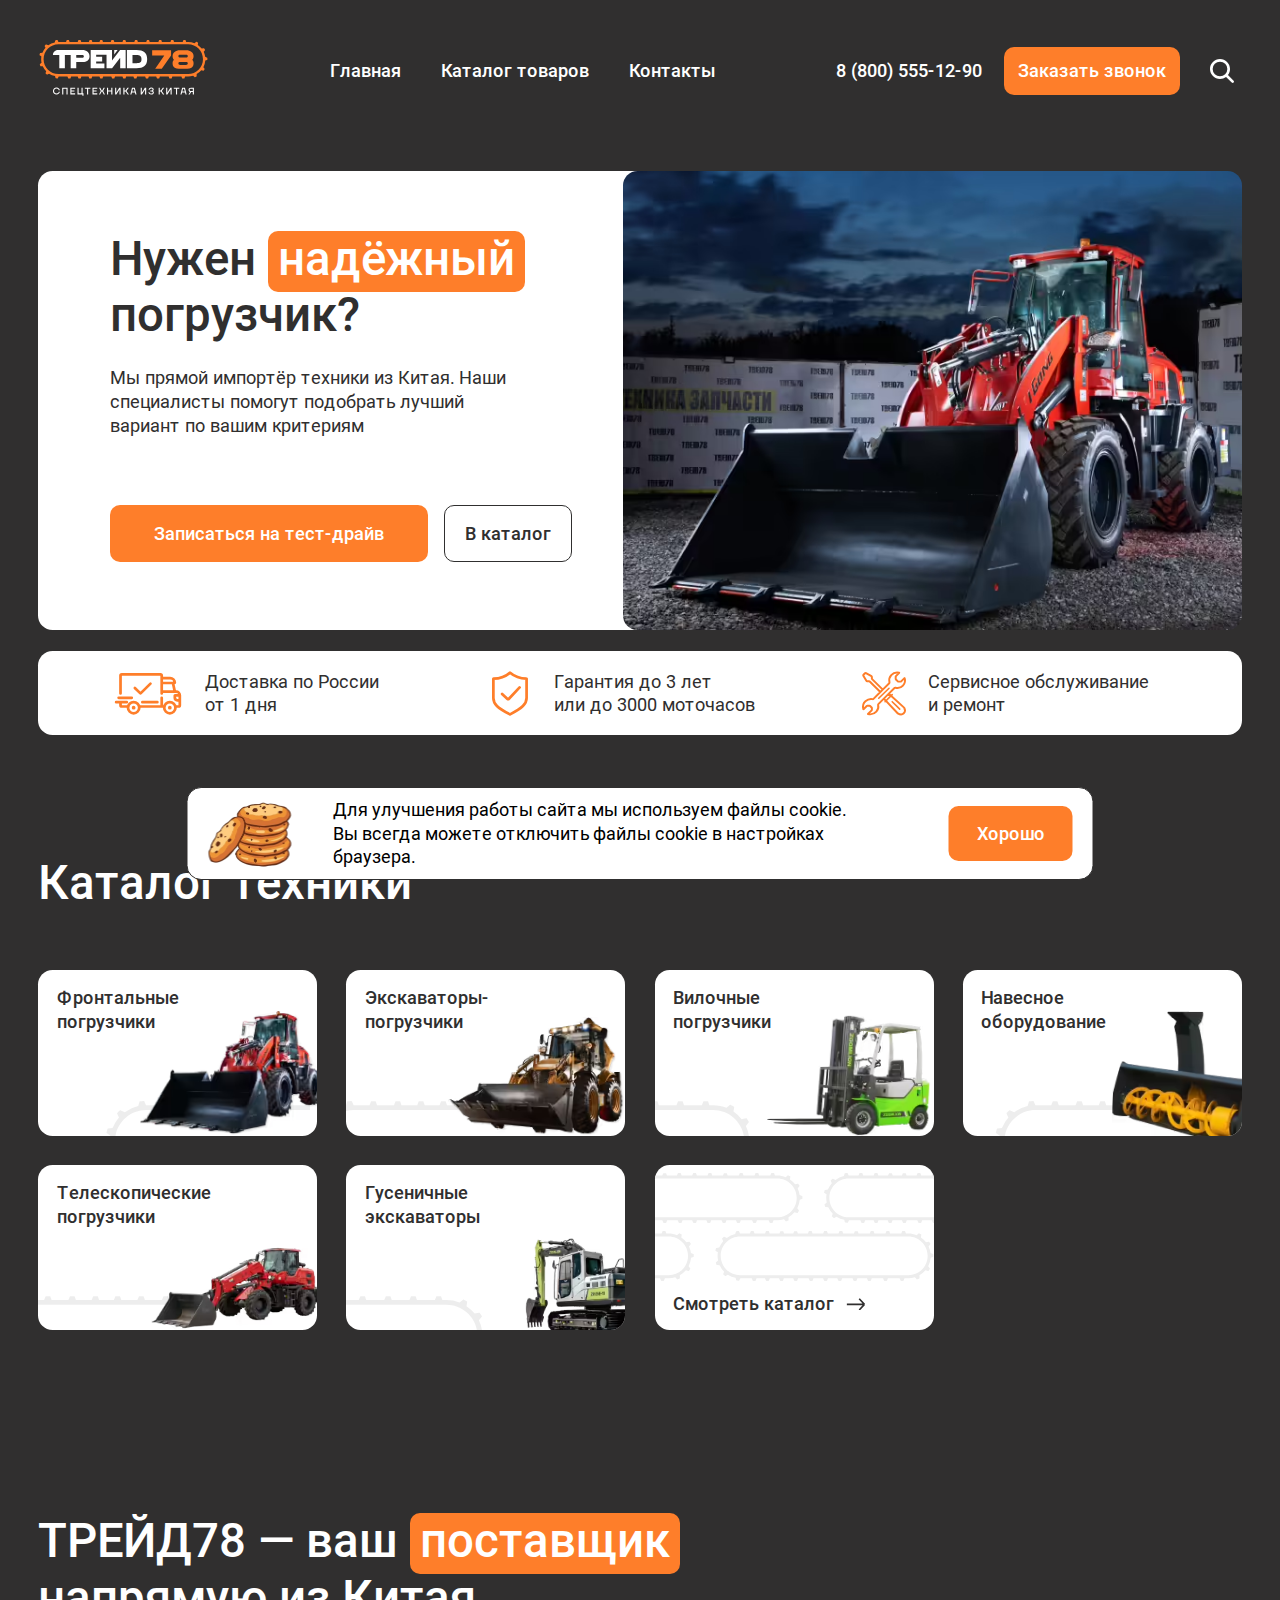
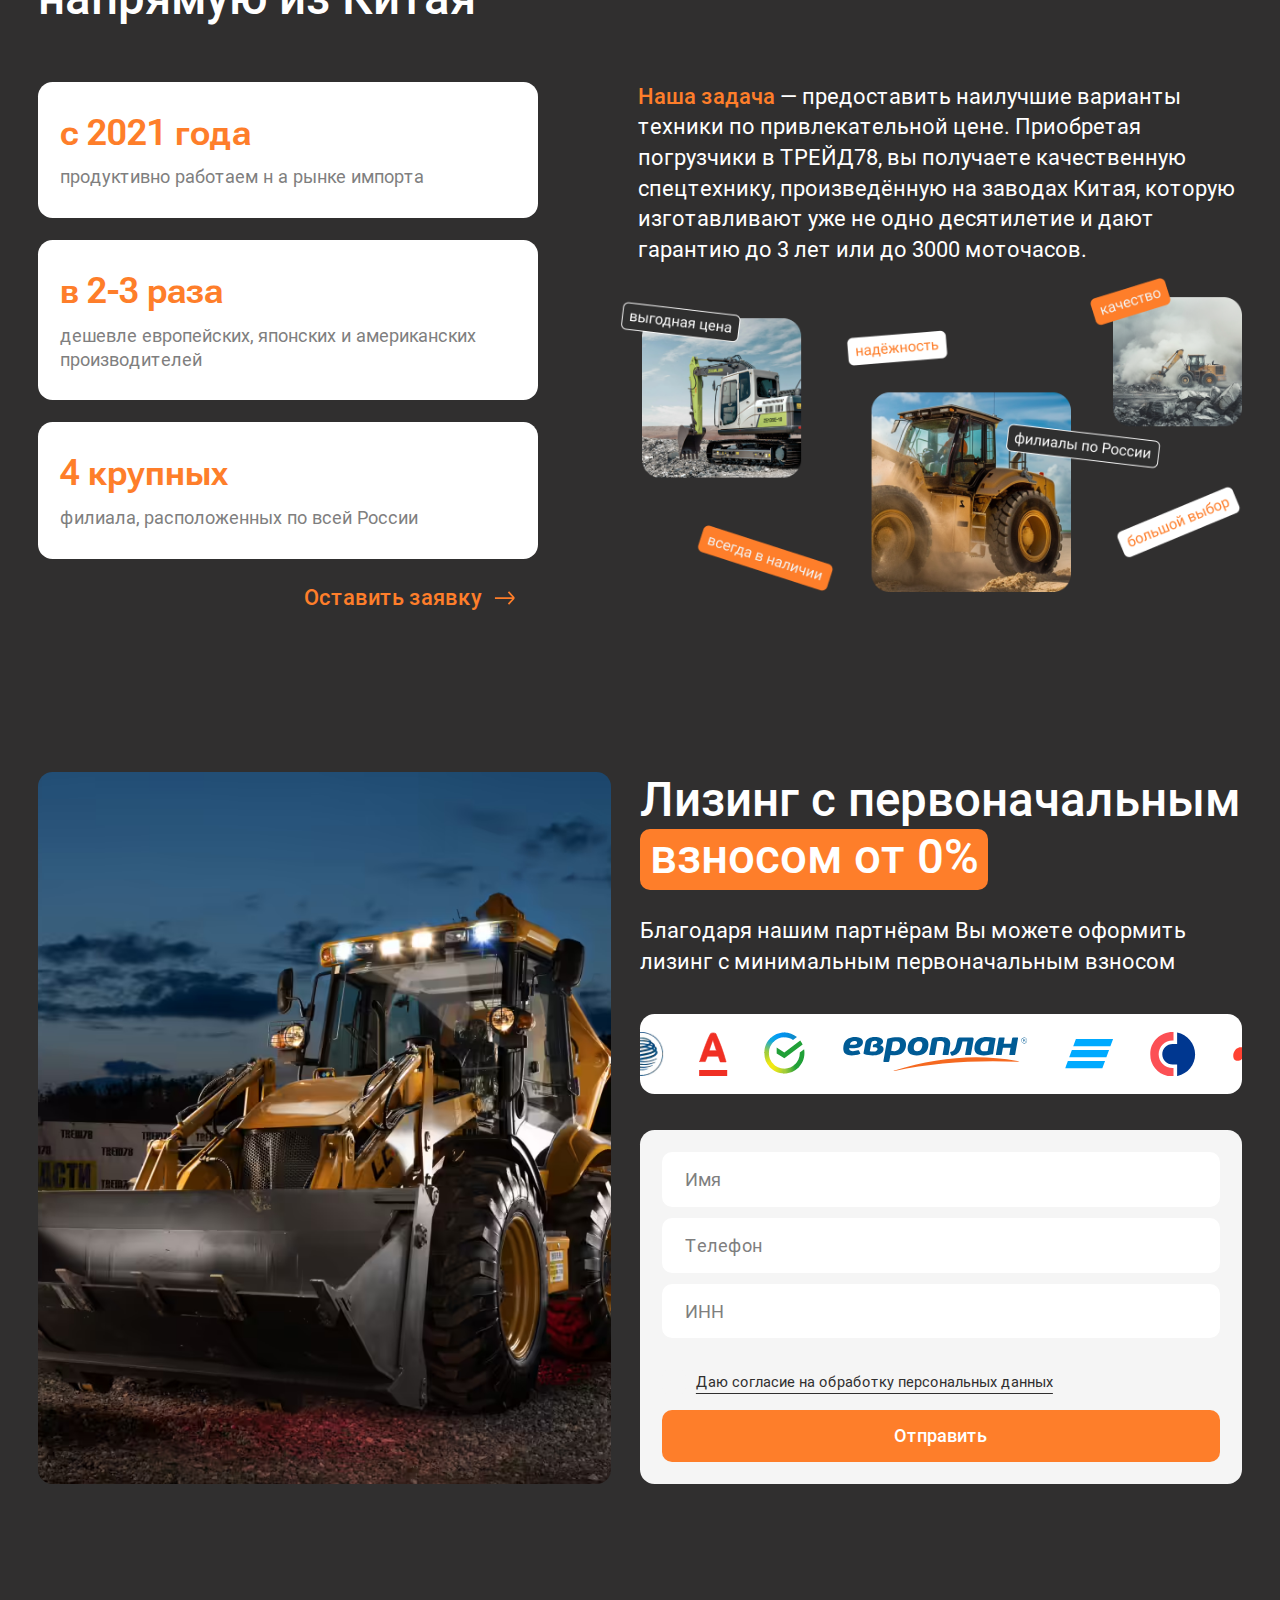
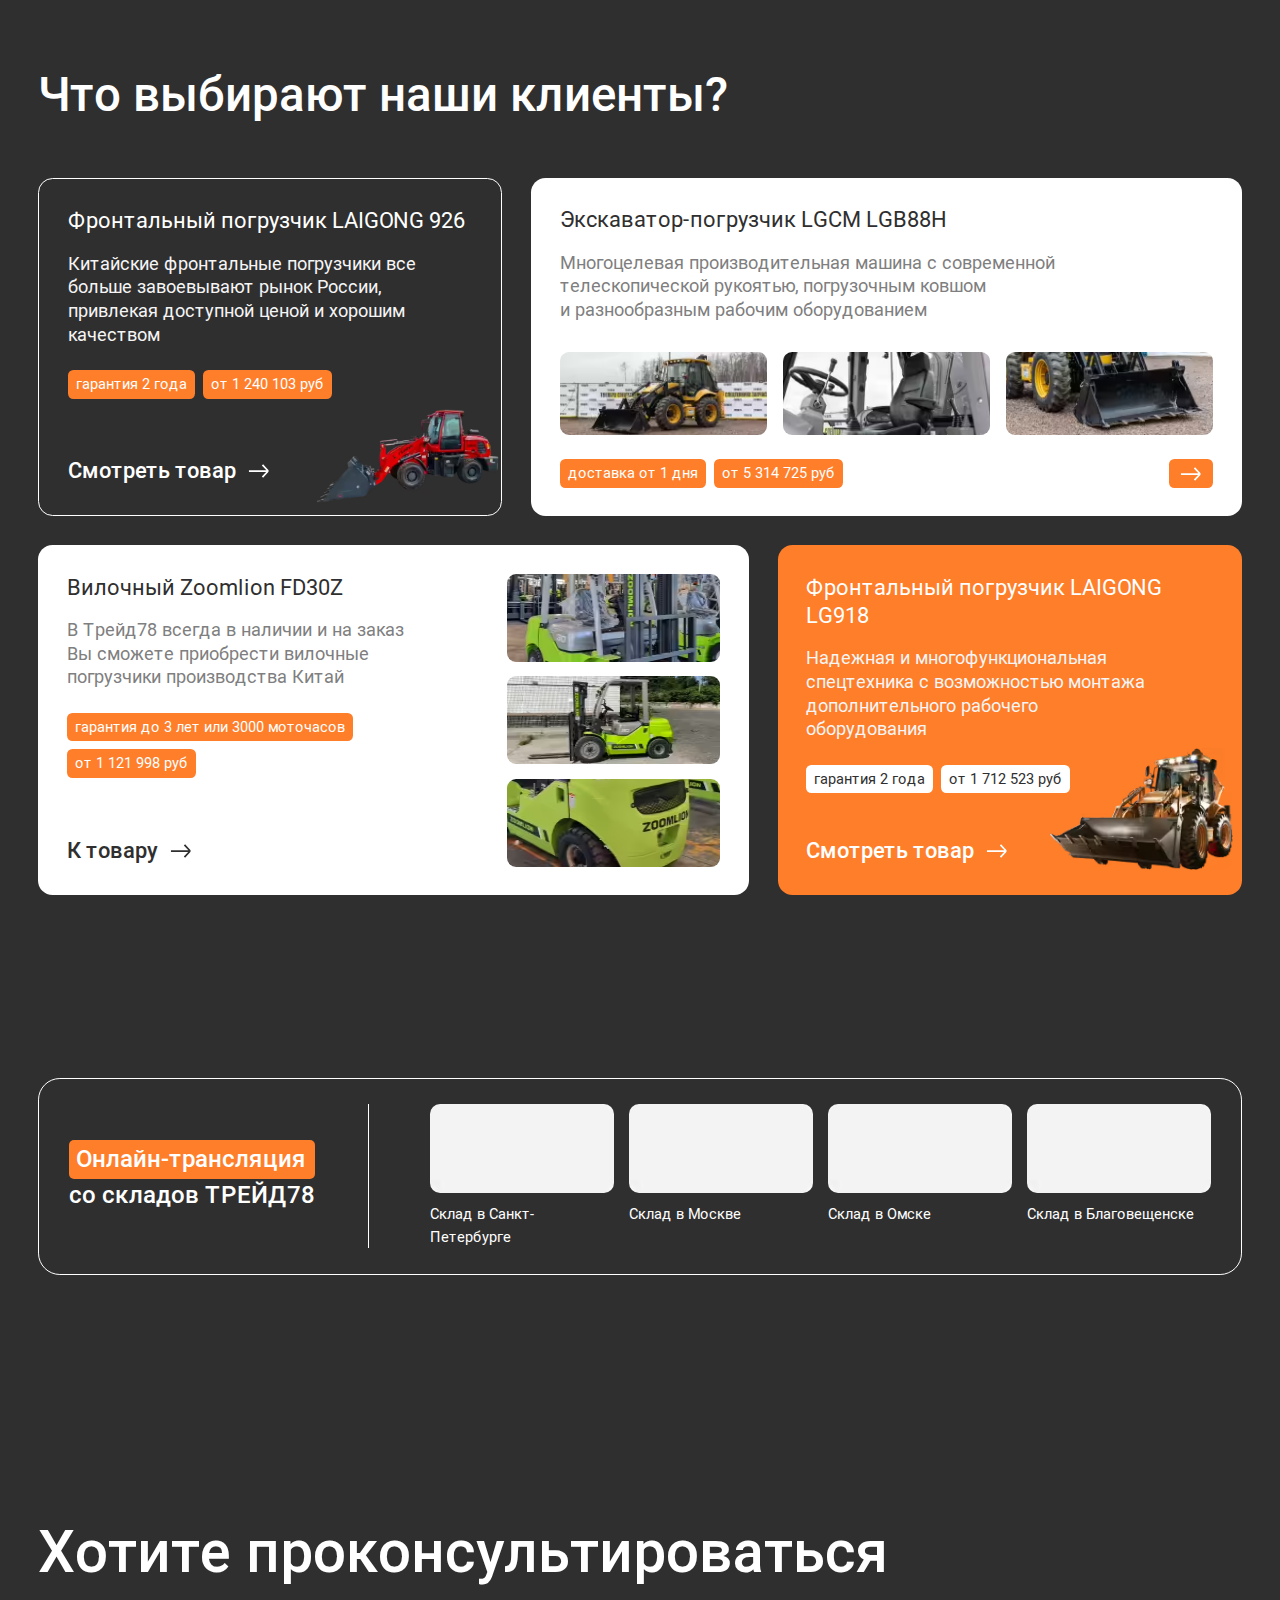
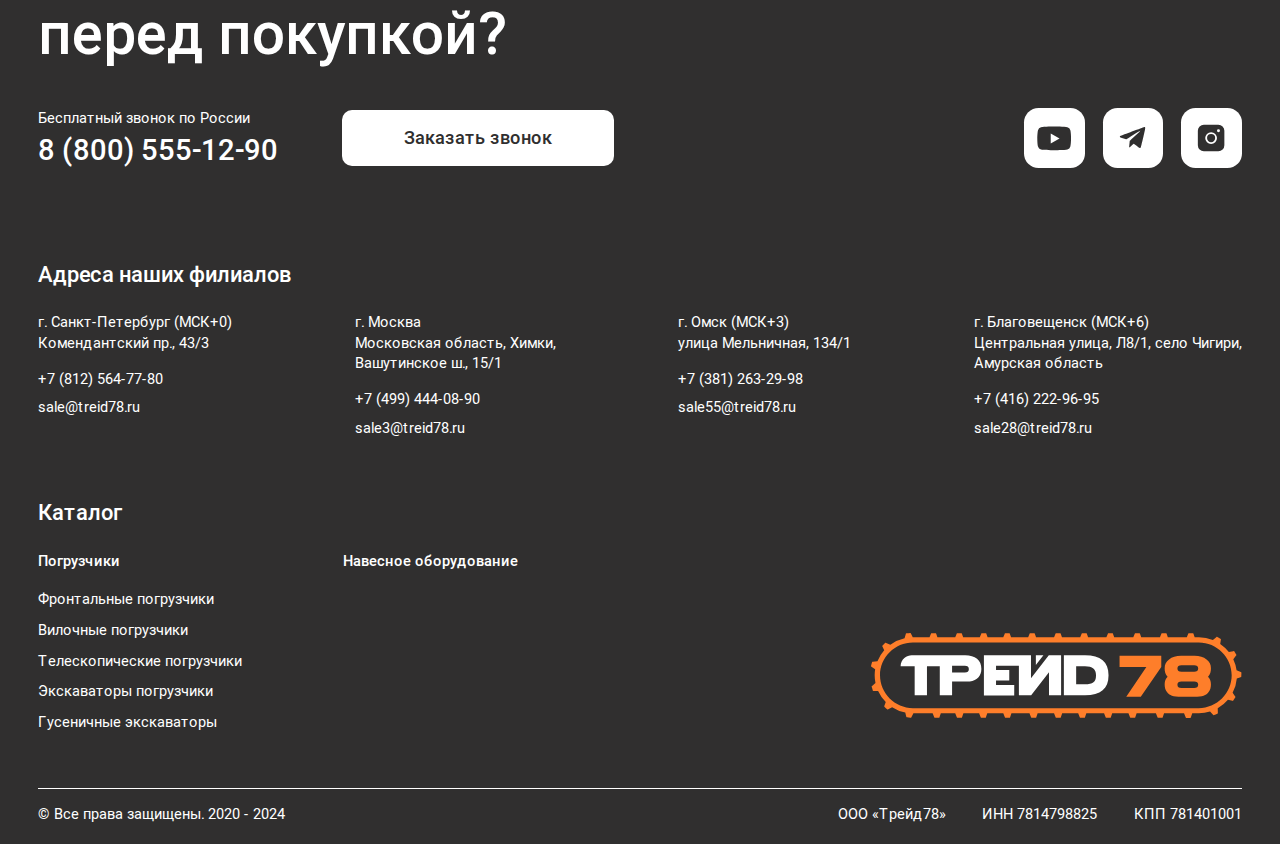
<file: index.html>
<!DOCTYPE html>

<html lang="ru">
  <head>
    <meta charset="UTF-8" />
    <meta http-equiv="X-UA-Compatible" content="IE=edge" />
    <meta name="viewport" content="width=device-width, initial-scale=1.0" />

    <title>Document</title>

    <meta name="description" content="Описание" />
    <meta name="image" content="img/icons/logo.svg" />

    <meta property="og:type" content="website" />
    <meta property="og:title" content="Название" />
    <meta property="og:description" content="Описание" />
    <meta property="og:image" content="img/favicon/link-img.png" />
    <meta property="og:url" content="https://" />
    <meta property="og:site" content="" />

    <meta property="vk:image" content="img/favicon/link-img.jpg" />

    <meta name="twitter:card" content="summary_large_image" />
    <meta name="twitter:title" content="Название" />
    <meta name="twitter:description" content="Описание" />
    <meta name="twitter:image" content="img/favicon/link-img.jpg" />

    <link rel="canonical" href="https://" />

    <link
      rel="apple-touch-icon"
      sizes="57x57"
      href="img/favicon/apple-icon-57x57.png"
    />
    <link
      rel="apple-touch-icon"
      sizes="60x60"
      href="img/favicon/apple-icon-60x60.png"
    />
    <link
      rel="apple-touch-icon"
      sizes="72x72"
      href="img/favicon/apple-icon-72x72.png"
    />
    <link
      rel="apple-touch-icon"
      sizes="76x76"
      href="img/favicon/apple-icon-76x76.png"
    />
    <link
      rel="apple-touch-icon"
      sizes="114x114"
      href="img/favicon/apple-icon-114x114.png"
    />
    <link
      rel="apple-touch-icon"
      sizes="120x120"
      href="img/favicon/apple-icon-120x120.png"
    />
    <link
      rel="apple-touch-icon"
      sizes="144x144"
      href="img/favicon/apple-icon-144x144.png"
    />
    <link
      rel="apple-touch-icon"
      sizes="152x152"
      href="img/favicon/apple-icon-152x152.png"
    />
    <link
      rel="apple-touch-icon"
      sizes="180x180"
      href="img/favicon/apple-icon-180x180.png"
    />
    <link
      rel="icon"
      type="image/png"
      sizes="192x192"
      href="img/favicon/android-icon-192x192.png"
    />
    <link
      rel="icon"
      type="image/png"
      sizes="32x32"
      href="img/favicon/favicon-32x32.png"
    />
    <link
      rel="icon"
      type="image/png"
      sizes="96x96"
      href="img/favicon/favicon-96x96.png"
    />
    <link
      rel="icon"
      type="image/png"
      sizes="16x16"
      href="img/favicon/favicon-16x16.png"
    />
    <link rel="manifest" href="img/favicon/manifest.json" />

    <meta name="msapplication-TileColor" content="#ffffff" />
    <meta
      name="msapplication-TileImage"
      content="img/favicon/ms-icon-144x144.png"
    />
    <meta name="theme-color" content="#ffffff" />

    <meta name="apple-mobile-web-app-title" content="Название" />
    <meta name="apple-mobile-web-app-capable" content="yes" />

    <meta name="format-detection" content="telephone=no" />
    <meta name="format-detection" content="address=no" />

    <link rel="stylesheet" href="css/style.css" />
    <link rel="stylesheet" href="css/cookie.css" />
  </head>

  <body>
    <header class="header">
      <div class="container">
        <ul class="header__inner">
          <li class="header__inner-logo">
            <a class="logo" href="index.html">
              <svg class="logo__img">
                <use xlink:href="img/sprite/sprite.svg#logo"></use>
              </svg>
            </a>
          </li>
          <li class="header__inner-menu">
            <nav class="menu">
              <ul class="menu__items">
                <li class="menu__item">
                  <a class="menu__link anim-text anim-text--orange" href="#">
                    Главная
                  </a>
                </li>
                <li class="menu__item menu__item--catalog">
                  <a class="menu__link anim-text anim-text--orange" href="#">
                    Каталог товаров
                  </a>
                  <div class="menu__submenu">
                    <ul class="menu__subitems container">
                      <li class="menu__subitem">
                        <h3 class="menu__subitem-title">Погрузчики</h3>
                        <ul class="menu__subitem-items">
                          <li class="menu__subitem-item">
                            <a
                              class="menu__subitem-link"
                              href="catalog.html#Фронтальные погрузчики"
                            >
                              Фронтальные погрузчики
                            </a>
                          </li>
                          <li class="menu__subitem-item">
                            <a
                              class="menu__subitem-link"
                              href="catalog.html#Экскаваторы-погрузчики"
                            >
                              Экскаваторы-погрузчики
                            </a>
                          </li>
                          <li class="menu__subitem-item">
                            <a
                              class="menu__subitem-link"
                              href="catalog.html#Вилочные погрузчики"
                            >
                              Вилочные погрузчики
                            </a>
                          </li>
                          <li class="menu__subitem-item">
                            <a
                              class="menu__subitem-link"
                              href="catalog.html#Телескопические погрузчики"
                            >
                              Телескопические погрузчики
                            </a>
                          </li>
                          <li class="menu__subitem-item">
                            <a
                              class="menu__subitem-link"
                              href="catalog.html#Гусеничные экскаваторы"
                            >
                              Гусеничные экскаваторы
                            </a>
                          </li>
                        </ul>
                      </li>
                      <li class="menu__subitem">
                        <h3 class="menu__subitem-title">
                          Навесное оборудование
                        </h3>
                        <ul class="menu__subitem-items">
                          <li class="menu__subitem-item">
                            <a
                              class="menu__subitem-link"
                              href="catalog.html#Грузоподъемность1"
                            >
                              Грузоподъемность до 1 тонны
                            </a>
                          </li>
                          <li class="menu__subitem-item">
                            <a
                              class="menu__subitem-link"
                              href="catalog.html#Грузоподъемность2"
                            >
                              Грузоподъемность до 2-х тонн
                            </a>
                          </li>
                          <li class="menu__subitem-item">
                            <a
                              class="menu__subitem-link"
                              href="catalog.html#Грузоподъемность3"
                            >
                              Грузоподъемность до 3-х тонн
                            </a>
                          </li>
                        </ul>
                      </li>
                      <li class="menu__subitem">
                        <h3 class="menu__subitem-title">Запчасти</h3>
                        <ul class="menu__subitem-items">
                          <li class="menu__subitem-item">
                            <a
                              class="menu__subitem-link"
                              href="catalog.html#Запчасти"
                            >
                              ДВС
                            </a>
                          </li>
                          <li class="menu__subitem-item">
                            <a
                              class="menu__subitem-link"
                              href="catalog.html#Запчасти"
                            >
                              Запчасти ДВС
                            </a>
                          </li>
                          <li class="menu__subitem-item">
                            <a
                              class="menu__subitem-link"
                              href="catalog.html#Запчасти"
                            >
                              Ходовая часть
                            </a>
                          </li>
                          <li class="menu__subitem-item">
                            <a
                              class="menu__subitem-link"
                              href="catalog.html#Запчасти"
                            >
                              Трансмиссия
                            </a>
                          </li>
                          <li class="menu__subitem-item">
                            <a
                              class="menu__subitem-link"
                              href="catalog.html#Запчасти"
                            >
                              Гидравлическая система
                            </a>
                          </li>
                          <li class="menu__subitem-item">
                            <a
                              class="menu__subitem-link"
                              href="catalog.html#Запчасти"
                            >
                              Электрическая система
                            </a>
                          </li>
                          <li class="menu__subitem-item">
                            <a
                              class="menu__subitem-link"
                              href="catalog.html#Запчасти"
                            >
                              Фильтра
                            </a>
                          </li>
                          <li class="menu__subitem-item">
                            <a
                              class="menu__subitem-link"
                              href="catalog.html#Запчасти"
                            >
                              Шины
                            </a>
                          </li>
                          <li class="menu__subitem-item">
                            <a
                              class="menu__subitem-link"
                              href="catalog.html#Запчасти"
                            >
                              Топливная система
                            </a>
                          </li>
                          <li class="menu__subitem-item">
                            <a
                              class="menu__subitem-link"
                              href="catalog.html#Запчасти"
                            >
                              Детали кабины
                            </a>
                          </li>
                        </ul>
                      </li>
                    </ul>
                  </div>
                </li>
                <li class="menu__item">
                  <a class="menu__link anim-text anim-text--orange" href="#">
                    Контакты
                  </a>
                </li>
              </ul>
            </nav>
            <div class="menu-small">
              <div class="footer__top-box">
                <span class="footer__text footer__text--top-tel">
                  Бесплатный звонок по России
                </span>
                <a
                  class="footer__tel footer__tel--top-num anim-text anim-text--orange"
                  href="tel:88005551290"
                >
                  8 (800) 555-12-90
                </a>
              </div>
              <div class="footer__top-box footer__top-box--btn-menu">
                <button class="footer__btn btn" type="button">
                  Заказать звонок
                </button>
              </div>
              <div class="menu-small__bottom">
                <ul class="icons">
                  <li class="icons__item">
                    <a class="icons__link" href="#">
                      <svg>
                        <use xlink:href="img/sprite/sprite.svg#icons-1"></use>
                      </svg>
                    </a>
                  </li>
                  <li class="icons__item">
                    <a class="icons__link" href="#">
                      <svg>
                        <use xlink:href="img/sprite/sprite.svg#icons-2"></use>
                      </svg>
                    </a>
                  </li>
                  <li class="icons__item">
                    <a class="icons__link" href="#">
                      <svg>
                        <use xlink:href="img/sprite/sprite.svg#icons-3"></use>
                      </svg>
                    </a>
                  </li>
                </ul>
                <div class="search">
                  <svg>
                    <use xlink:href="img/sprite/sprite.svg#search"></use>
                  </svg>
                </div>
              </div>
            </div>
          </li>
          <li class="header__right-info">
            <a class="tel anim-text anim-text--orange" href="tel:88005551290">
              8 (800) 555-12-90
            </a>
            <button class="header__btn btn btn--white" type="button">
              Заказать звонок
            </button>
            <div class="search">
              <svg><use xlink:href="img/sprite/sprite.svg#search"></use></svg>
            </div>
          </li>
          <li class="header__menu-btn">
            <button class="header__burger" id="header-burger">
              <div class="header__burger-box">
                <span class="header__icon"></span>
              </div>
            </button>
          </li>
        </ul>
      </div>
    </header>

    <main class="main main-margin">
      <h1 class="title-hidden">Трейд 78 спецтехника из китая</h1>

      <section class="top">
        <div class="container">
          <div class="top__inner">
            <div class="top__content">
              <h2 class="top__title title">
                Нужен <span class="title--color">надёжный</span> погрузчик?
              </h2>
              <div class="top__text">
                <p>
                  Мы прямой импортёр техники из Китая. Наши специалисты помогут
                  подобрать лучший вариант по вашим критериям
                </p>
              </div>
              <div class="top__box">
                <button class="top__btn top__btn--long btn" type="button">
                  Записаться на тест-драйв
                </button>
                <a class="top__btn top__btn--small btn btn--two" href="#">
                  В каталог
                </a>
              </div>
            </div>
            <div class="top__img-box">
              <picture>
                <source type="image/avif" srcset="img/top-img.avif" />
                <source type="image/webp" srcset="img/top-img.webp" />
                <img class="top__img" src="img/top-img.jpg" />
              </picture>
            </div>
          </div>
          <ul class="top__bottom">
            <li class="top__item">
              <img
                class="top__item-img"
                src="img/sprite/sprite.svg#top-item-1"
                alt="Иконка"
              />
              <div class="top__item-text">
                <p>Доставка по России от 1 дня</p>
              </div>
            </li>
            <li class="top__item">
              <img
                class="top__item-img"
                src="img/sprite/sprite.svg#top-item-2"
                alt="Иконка"
              />
              <div class="top__item-text">
                <p>Гарантия до 3 лет или&nbsp;до&nbsp;3000 моточасов</p>
              </div>
            </li>
            <li class="top__item">
              <img
                class="top__item-img"
                src="img/sprite/sprite.svg#top-item-3"
                alt="Иконка"
              />
              <div class="top__item-text">
                <p>Сервисное обслуживание и ремонт</p>
              </div>
            </li>
          </ul>
        </div>
      </section>

      <section class="main-catalog">
        <div class="container">
          <h2 class="main-catalog__title title">Каталог техники</h2>
          <ul class="main-catalog__items">
            <li class="main-catalog__item anim-bg">
              <a class="main-catalog__link" href="#">
                <span class="main-catalog__text"> Фронтальные погрузчики </span>
                <picture>
                  <source type="image/avif" srcset="img/main-catalog-1.avif" />
                  <source type="image/webp" srcset="img/main-catalog-1.webp" />
                  <img class="main-catalog__img" src="img/main-catalog-1.png" />
                </picture>
                <span class="main-catalog__bg">
                  <img
                    class="main-catalog__bg-img"
                    src="img/main-catalog-bg-1.svg"
                    alt=""
                  />
                </span>
              </a>
            </li>
            <li class="main-catalog__item anim-bg">
              <a class="main-catalog__link" href="#">
                <span class="main-catalog__text"> Экскаваторы-погрузчики </span>
                <picture>
                  <source type="image/avif" srcset="img/main-catalog-2.avif" />
                  <source type="image/webp" srcset="img/main-catalog-2.webp" />
                  <img class="main-catalog__img" src="img/main-catalog-2.png" />
                </picture>
                <span class="main-catalog__bg">
                  <img
                    class="main-catalog__bg-img"
                    src="img/main-catalog-bg-2.svg"
                    alt=""
                  />
                </span>
              </a>
            </li>
            <li class="main-catalog__item anim-bg">
              <a class="main-catalog__link" href="#">
                <span class="main-catalog__text"> Вилочные погрузчики </span>
                <picture>
                  <source type="image/avif" srcset="img/main-catalog-3.avif" />
                  <source type="image/webp" srcset="img/main-catalog-3.webp" />
                  <img class="main-catalog__img" src="img/main-catalog-3.png" />
                </picture>
                <span class="main-catalog__bg">
                  <img
                    class="main-catalog__bg-img"
                    src="img/main-catalog-bg-3.svg"
                    alt=""
                  />
                </span>
              </a>
            </li>
            <li class="main-catalog__item anim-bg">
              <a class="main-catalog__link" href="#">
                <span class="main-catalog__text"> Навесное оборудование </span>
                <picture>
                  <source type="image/avif" srcset="img/main-catalog-4.avif" />
                  <source type="image/webp" srcset="img/main-catalog-4.webp" />
                  <img class="main-catalog__img" src="img/main-catalog-4.png" />
                </picture>
                <span class="main-catalog__bg">
                  <img
                    class="main-catalog__bg-img"
                    src="img/main-catalog-bg-4.svg"
                    alt=""
                  />
                </span>
              </a>
            </li>
            <li class="main-catalog__item anim-bg">
              <a class="main-catalog__link" href="#">
                <span class="main-catalog__text">
                  Телескопические погрузчики
                </span>
                <picture>
                  <source type="image/avif" srcset="img/main-catalog-5.avif" />
                  <source type="image/webp" srcset="img/main-catalog-5.webp" />
                  <img class="main-catalog__img" src="img/main-catalog-5.png" />
                </picture>
                <span class="main-catalog__bg">
                  <img
                    class="main-catalog__bg-img"
                    src="img/main-catalog-bg-5.svg"
                    alt=""
                  />
                </span>
              </a>
            </li>
            <li class="main-catalog__item anim-bg">
              <a class="main-catalog__link" href="#">
                <span class="main-catalog__text"> Гусеничные экскаваторы </span>
                <picture>
                  <source type="image/avif" srcset="img/main-catalog-6.avif" />
                  <source type="image/webp" srcset="img/main-catalog-6.webp" />
                  <img class="main-catalog__img" src="img/main-catalog-6.png" />
                </picture>
                <span class="main-catalog__bg">
                  <img
                    class="main-catalog__bg-img"
                    src="img/main-catalog-bg-6.svg"
                    alt=""
                  />
                </span>
              </a>
            </li>
            <li class="main-catalog__item anim-bg">
              <a class="main-catalog__link" href="#">
                <span class="main-catalog__text main-catalog__text--two">
                  Смотреть каталог
                  <svg>
                    <use xlink:href="img/sprite/sprite.svg#arrow-right"></use>
                  </svg>
                </span>
                <span class="main-catalog__bg">
                  <img
                    class="main-catalog__bg-img"
                    src="img/main-catalog-bg-7.svg"
                    alt=""
                  />
                </span>
              </a>
            </li>
          </ul>
        </div>
      </section>

      <section class="supplier">
        <div class="container">
          <h2 class="supplier__title title">
            ТРЕЙД78 — ваш <span class="title--color">поставщик</span> напрямую
            из Китая
          </h2>
          <div class="supplier__inner">
            <div class="supplier__left">
              <ul class="supplier__items">
                <li class="supplier__item">
                  <h3 class="supplier__item-title">с 2021 года</h3>
                  <span class="supplier__item-text">
                    продуктивно работаем н а рынке импорта
                  </span>
                </li>
                <li class="supplier__item">
                  <h3 class="supplier__item-title">в 2-3 раза</h3>
                  <span class="supplier__item-text">
                    дешевле европейских, японских и американских производителей
                  </span>
                </li>
                <li class="supplier__item">
                  <h3 class="supplier__item-title">4 крупных</h3>
                  <span class="supplier__item-text">
                    филиала, расположенных по всей России
                  </span>
                </li>
              </ul>
              <button class="supplier__btn anim-text" type="button">
                Оставить заявку
                <svg>
                  <use xlink:href="img/sprite/sprite.svg#arrow-right"></use>
                </svg>
              </button>
            </div>
            <div class="supplier__content">
              <div class="supplier__text">
                <p>
                  <span class="supplier__text--color">Наша задача</span> —
                  предоставить наилучшие варианты техники по привлекательной
                  цене. Приобретая погрузчики в ТРЕЙД78, вы получаете
                  качественную спецтехнику, произведённую на заводах Китая,
                  которую изготавливают уже не одно десятилетие и дают гарантию
                  до 3 лет или до 3000 моточасов.
                </p>
              </div>
              <img class="supplier__img" src="img/supplier-img.png" />
            </div>
          </div>
        </div>
      </section>

      <section class="leasing">
        <div class="container">
          <div class="leasing__inner">
            <div class="leasing__img-box">
              <picture>
                <source type="image/avif" srcset="img/leasing-img.avif" />
                <source type="image/webp" srcset="img/leasing-img.webp" />
                <img class="leasing__img" src="img/leasing-img.jpg" />
              </picture>
            </div>
            <div class="leasing__content">
              <div class="leasing__content-texts">
                <h2 class="leasing__title title">
                  Лизинг с первоначальным
                  <span class="title--color">взносом от 0%</span>
                </h2>
                <span class="leasing__subtitle">
                  Благодаря нашим партнёрам Вы можете оформить лизинг с
                  минимальным первоначальным взносом
                </span>
                <div class="leasing__line-box">
                  <div class="leasing__line" id="leasing__line">
                    <div class="leasing__line-inner" id="leasing__line-inner">
                      <ul class="leasing__items">
                        <li class="leasing__item">
                          <picture>
                            <source
                              type="image/avif"
                              srcset="img/leasing-logo-1.avif"
                            />
                            <source
                              type="image/webp"
                              srcset="img/leasing-logo-1.webp"
                            />
                            <img
                              class="leasing__item-img"
                              src="img/leasing-logo-1.png"
                            />
                          </picture>
                        </li>
                        <li class="leasing__item">
                          <img
                            class="leasing__item-img"
                            src="img/leasing-logo-2.svg"
                            alt=""
                          />
                        </li>
                        <li class="leasing__item">
                          <img
                            class="leasing__item-img"
                            src="img/leasing-logo-3.svg"
                            alt=""
                          />
                        </li>
                        <li class="leasing__item">
                          <img
                            class="leasing__item-img"
                            src="img/leasing-logo-4.svg"
                            alt=""
                          />
                        </li>
                        <li class="leasing__item">
                          <img
                            class="leasing__item-img"
                            src="img/leasing-logo-5.svg"
                            alt=""
                          />
                        </li>
                        <li class="leasing__item">
                          <img
                            class="leasing__item-img"
                            src="img/leasing-logo-6.svg"
                            alt=""
                          />
                        </li>
                        <li class="leasing__item">
                          <img
                            class="leasing__item-img"
                            src="img/leasing-logo-7.svg"
                            alt=""
                          />
                        </li>
                        <li class="leasing__item">
                          <img
                            class="leasing__item-img"
                            src="img/leasing-logo-8.svg"
                            alt=""
                          />
                        </li>
                        <li class="leasing__item">
                          <picture>
                            <source
                              type="image/avif"
                              srcset="img/leasing-logo-9.avif"
                            />
                            <source
                              type="image/webp"
                              srcset="img/leasing-logo-9.webp"
                            />
                            <img
                              class="leasing__item-img"
                              src="img/leasing-logo-9.png"
                            />
                          </picture>
                        </li>
                      </ul>
                    </div>
                  </div>
                </div>
              </div>
              <div class="leasing__content-form">
                <form class="leasing__form form">
                  <div class="form-content">
                    <label class="form-content__label">
                      <input
                        class="form-content__input"
                        type="text"
                        placeholder="Имя"
                      />
                    </label>
                    <label class="form-content__label">
                      <input
                        class="form-content__input"
                        type="tel"
                        placeholder="Телефон"
                      />
                    </label>
                    <label class="form-content__label">
                      <input
                        class="form-content__input"
                        type="text"
                        placeholder="ИНН"
                      />
                    </label>
                    <label class="form-content__checkbox">
                      <input
                        class="form-content__input-checkbox"
                        type="checkbox"
                      />
                      <span class="form-content__visible">
                        <svg>
                          <use xlink:href="img/sprite/sprite.svg#check"></use>
                        </svg>
                      </span>
                      <a class="form-content__text" href="#">
                        Даю согласие на обработку персональных данных
                      </a>
                    </label>
                    <button class="form-content__btn btn" type="submit">
                      Отправить
                    </button>
                  </div>
                </form>
              </div>
            </div>
          </div>
        </div>
      </section>

      <section class="select">
        <div class="container">
          <h2 class="select__title title">Что выбирают наши клиенты?</h2>
          <ul class="select__items">
            <li class="select__item select__item--one">
              <div class="select__item-inner">
                <div class="select__item-content">
                  <h3 class="select__item-title">
                    Фронтальный погрузчик LAIGONG 926
                  </h3>
                  <div class="select__text">
                    <p>
                      Китайские фронтальные погрузчики все больше завоевывают
                      рынок России, привлекая доступной ценой и хорошим
                      качеством
                    </p>
                  </div>
                  <div class="select__box">
                    <ul class="select__advantages">
                      <li class="select__advantages-item">гарантия 2 года</li>
                      <li class="select__advantages-item">от 1 240 103 руб</li>
                    </ul>
                  </div>
                </div>
                <div class="select__item-bottom">
                  <a class="select__btn" href="#">
                    Смотреть товар
                    <svg>
                      <use xlink:href="img/sprite/sprite.svg#arrow-right"></use>
                    </svg>
                  </a>
                  <picture>
                    <source type="image/avif" srcset="img/select-main-1.avif" />
                    <source type="image/webp" srcset="img/select-main-1.webp" />
                    <img class="select__img-main" src="img/select-main-1.png" />
                  </picture>
                </div>
              </div>
            </li>
            <li class="select__item select__item--two">
              <div class="select__item-inner">
                <div class="select__item-content">
                  <h3 class="select__item-title">
                    Экскаватор-погрузчик LGCM LGB88H
                  </h3>
                  <div class="select__text">
                    <p>
                      Многоцелевая производительная машина с современной
                      телескопической рукоятью, погрузочным ковшом
                      и разнообразным рабочим оборудованием
                    </p>
                  </div>
                  <ul class="select__one-items">
                    <li class="select__one-item">
                      <picture>
                        <source
                          type="image/avif"
                          srcset="img/select-one-1.avif"
                        />
                        <source
                          type="image/webp"
                          srcset="img/select-one-1.webp"
                        />
                        <img
                          class="select__one-img"
                          src="img/select-one-1.jpg"
                        />
                      </picture>
                    </li>
                    <li class="select__one-item">
                      <picture>
                        <source
                          type="image/avif"
                          srcset="img/select-one-2.avif"
                        />
                        <source
                          type="image/webp"
                          srcset="img/select-one-2.webp"
                        />
                        <img
                          class="select__one-img"
                          src="img/select-one-2.jpg"
                        />
                      </picture>
                    </li>
                    <li class="select__one-item">
                      <picture>
                        <source
                          type="image/avif"
                          srcset="img/select-one-3.avif"
                        />
                        <source
                          type="image/webp"
                          srcset="img/select-one-3.webp"
                        />
                        <img
                          class="select__one-img"
                          src="img/select-one-3.jpg"
                        />
                      </picture>
                    </li>
                  </ul>
                </div>
                <div class="select__box">
                  <ul class="select__advantages">
                    <li class="select__advantages-item">доставка от 1 дня</li>
                    <li class="select__advantages-item">от 5 314 725 руб</li>
                  </ul>
                  <a class="select__btn-two" href="#">
                    <svg>
                      <use xlink:href="img/sprite/sprite.svg#arrow-right"></use>
                    </svg>
                  </a>
                </div>
              </div>
            </li>
            <li class="select__item select__item--three">
              <div class="select__item-inner">
                <div class="select__item-content">
                  <h3 class="select__item-title">Вилочный Zoomlion FD30Z</h3>
                  <div class="select__text">
                    <p>
                      В Трейд78 всегда в наличии и на заказ Вы сможете
                      приобрести вилочные погрузчики производства Китай
                    </p>
                  </div>
                  <div class="select__box">
                    <ul class="select__advantages">
                      <li class="select__advantages-item">
                        гарантия до 3 лет или 3000 моточасов
                      </li>
                      <li class="select__advantages-item">от 1 121 998 руб</li>
                    </ul>
                  </div>
                </div>
                <ul class="select__two-items select__two-items--small">
                  <li class="select__two-item">
                    <picture>
                      <source
                        type="image/avif"
                        srcset="img/select-two-1.avif"
                      />
                      <source
                        type="image/webp"
                        srcset="img/select-two-1.webp"
                      />
                      <img class="select__two-img" src="img/select-two-1.jpg" />
                    </picture>
                  </li>
                  <li class="select__two-item">
                    <picture>
                      <source
                        type="image/avif"
                        srcset="img/select-two-2.avif"
                      />
                      <source
                        type="image/webp"
                        srcset="img/select-two-2.webp"
                      />
                      <img class="select__two-img" src="img/select-two-2.jpg" />
                    </picture>
                  </li>
                  <li class="select__two-item">
                    <picture>
                      <source
                        type="image/avif"
                        srcset="img/select-two-3.avif"
                      />
                      <source
                        type="image/webp"
                        srcset="img/select-two-3.webp"
                      />
                      <img class="select__two-img" src="img/select-two-3.jpg" />
                    </picture>
                  </li>
                </ul>
                <div class="select__item-bottom">
                  <a class="select__btn" href="#">
                    К товару
                    <svg>
                      <use xlink:href="img/sprite/sprite.svg#arrow-right"></use>
                    </svg>
                  </a>
                </div>
              </div>
              <ul class="select__two-items select__two-items--main">
                <li class="select__two-item">
                  <picture>
                    <source type="image/avif" srcset="img/select-two-1.avif" />
                    <source type="image/webp" srcset="img/select-two-1.webp" />
                    <img class="select__two-img" src="img/select-two-1.jpg" />
                  </picture>
                </li>
                <li class="select__two-item">
                  <picture>
                    <source type="image/avif" srcset="img/select-two-2.avif" />
                    <source type="image/webp" srcset="img/select-two-2.webp" />
                    <img class="select__two-img" src="img/select-two-2.jpg" />
                  </picture>
                </li>
                <li class="select__two-item">
                  <picture>
                    <source type="image/avif" srcset="img/select-two-3.avif" />
                    <source type="image/webp" srcset="img/select-two-3.webp" />
                    <img class="select__two-img" src="img/select-two-3.jpg" />
                  </picture>
                </li>
              </ul>
            </li>
            <li class="select__item select__item--four">
              <div class="select__item-inner">
                <div class="select__item-content">
                  <h3 class="select__item-title">
                    Фронтальный погрузчик LAIGONG LG918
                  </h3>
                  <div class="select__text">
                    <p>
                      Надежная и многофункциональная спецтехника с возможностью
                      монтажа дополнительного рабочего оборудования
                    </p>
                  </div>
                  <div class="select__box">
                    <ul class="select__advantages">
                      <li class="select__advantages-item">гарантия 2 года</li>
                      <li class="select__advantages-item">от 1 712 523 руб</li>
                    </ul>
                  </div>
                </div>
                <div class="select__item-bottom">
                  <a class="select__btn" href="#">
                    Смотреть товар
                    <svg>
                      <use xlink:href="img/sprite/sprite.svg#arrow-right"></use>
                    </svg>
                  </a>
                  <picture>
                    <source type="image/avif" srcset="img/select-main-2.avif" />
                    <source type="image/webp" srcset="img/select-main-2.webp" />
                    <img class="select__img-main" src="img/select-main-2.png" />
                  </picture>
                </div>
              </div>
            </li>
          </ul>
        </div>
      </section>

      <section class="stream">
        <div class="container">
          <div class="stream__inner">
            <h2 class="stream__title title">
              <span class="title--color">Онлайн-трансляция</span> со складов
              ТРЕЙД78
            </h2>
            <ul class="stream__items">
              <li class="stream__item">
                <div class="stream__box">
                  <picture>
                    <source type="image/avif" srcset="img/stream.avif" />
                    <source type="image/webp" srcset="img/stream.webp" />
                    <img class="stream__img" src="img/stream.jpg" />
                  </picture>
                </div>
                <span class="stream__text"> Склад в Санкт-Петербурге </span>
              </li>
              <li class="stream__item">
                <div class="stream__box">
                  <picture>
                    <source type="image/avif" srcset="img/stream.avif" />
                    <source type="image/webp" srcset="img/stream.webp" />
                    <img class="stream__img" src="img/stream.jpg" />
                  </picture>
                </div>
                <span class="stream__text"> Склад в Москве </span>
              </li>
              <li class="stream__item">
                <div class="stream__box">
                  <picture>
                    <source type="image/avif" srcset="img/stream.avif" />
                    <source type="image/webp" srcset="img/stream.webp" />
                    <img class="stream__img" src="img/stream.jpg" />
                  </picture>
                </div>
                <span class="stream__text"> Склад в Омске </span>
              </li>
              <li class="stream__item">
                <div class="stream__box">
                  <picture>
                    <source type="image/avif" srcset="img/stream.avif" />
                    <source type="image/webp" srcset="img/stream.webp" />
                    <img class="stream__img" src="img/stream.jpg" />
                  </picture>
                </div>
                <span class="stream__text"> Склад в Благовещенске </span>
              </li>
            </ul>
          </div>
        </div>
      </section>
    </main>

    <footer class="footer">
      <div class="container">
        <h2 class="footer__title">
          Хотите проконсультироваться <br />
          перед покупкой?
        </h2>
        <ul class="footer__top">
          <li class="footer__top-item footer__top-item--one">
            <div class="footer__top-box">
              <span class="footer__text footer__text--top-tel">
                Бесплатный звонок по России
              </span>
              <a
                class="footer__tel footer__tel--top-num anim-text anim-text--orange"
                href="tel:88005551290"
              >
                8 (800) 555-12-90
              </a>
            </div>
            <div class="footer__top-box footer__top-box--btn-footer">
              <button class="footer__btn btn" type="button">
                Заказать звонок
              </button>
            </div>
          </li>
          <li class="footer__top-item footer__top-item--two">
            <ul class="icons icons--footer">
              <li class="icons__item">
                <a class="icons__link" href="#">
                  <svg>
                    <use xlink:href="img/sprite/sprite.svg#icons-1"></use>
                  </svg>
                </a>
              </li>
              <li class="icons__item">
                <a class="icons__link" href="#">
                  <svg>
                    <use xlink:href="img/sprite/sprite.svg#icons-2"></use>
                  </svg>
                </a>
              </li>
              <li class="icons__item">
                <a class="icons__link" href="#">
                  <svg>
                    <use xlink:href="img/sprite/sprite.svg#icons-3"></use>
                  </svg>
                </a>
              </li>
            </ul>
          </li>
        </ul>
        <div class="footer__center">
          <h3 class="footer__item-title footer__item-title--center">
            Адреса наших филиалов
          </h3>
          <ul class="footer__center-items">
            <li class="footer__center-item">
              <span class="footer__text">
                г. Санкт-Петербург (МСК+0) <br />
                Комендантский пр., 43/3
              </span>
              <a
                class="footer__text footer__text--tel anim-text anim-text--orange"
                href="tel:+78125647780"
              >
                +7 (812) 564-77-80
              </a>
              <a
                class="footer__text footer__text--email anim-text anim-text--orange"
                href="mailto:sale@treid78.ru"
              >
                sale@treid78.ru
              </a>
            </li>
            <li class="footer__center-item">
              <span class="footer__text">
                г. Москва <br />
                Московская область, Химки, <br />
                Вашутинское ш., 15/1
              </span>
              <a
                class="footer__text footer__text--tel anim-text anim-text--orange"
                href="tel:+74994440890"
              >
                +7 (499) 444-08-90
              </a>
              <a
                class="footer__text footer__text--email anim-text anim-text--orange"
                href="mailto:sale3@treid78.ru"
              >
                sale3@treid78.ru
              </a>
            </li>
            <li class="footer__center-item">
              <span class="footer__text">
                г. Омск (МСК+3) <br />
                улица Мельничная, 134/1
              </span>
              <a
                class="footer__text footer__text--tel anim-text anim-text--orange"
                href="tel:+73812632998"
              >
                +7 (381) 263-29-98
              </a>
              <a
                class="footer__text footer__text--email anim-text anim-text--orange"
                href="mailto:sale55@treid78.ru"
              >
                sale55@treid78.ru
              </a>
            </li>
            <li class="footer__center-item">
              <span class="footer__text">
                г. Благовещенск (МСК+6) <br />
                Центральная улица, Л8/1, село Чигири, <br />
                Амурская область
              </span>
              <a
                class="footer__text footer__text--tel anim-text anim-text--orange"
                href="tel:+74162229695"
              >
                +7 (416) 222-96-95
              </a>
              <a
                class="footer__text footer__text--email anim-text anim-text--orange"
                href="mailto:sale28@treid78.ru"
              >
                sale28@treid78.ru
              </a>
            </li>
          </ul>
        </div>
        <div class="footer__catalog">
          <div class="footer__catalog-box">
            <h3 class="footer__item-title footer__item-title--catalog">
              Каталог
            </h3>
            <ul class="footer__catalog-items">
              <li class="footer__catalog-item">
                <h4 class="footer__text footer__text--title">Погрузчики</h4>
                <ul class="footer__text-items">
                  <li class="footer__text-item">
                    <a
                      class="footer__text-link anim-text anim-text--orange"
                      href="#"
                    >
                      Фронтальные погрузчики
                    </a>
                  </li>
                  <li class="footer__text-item">
                    <a
                      class="footer__text-link anim-text anim-text--orange"
                      href="#"
                    >
                      Вилочные погрузчики
                    </a>
                  </li>
                  <li class="footer__text-item">
                    <a
                      class="footer__text-link anim-text anim-text--orange"
                      href="#"
                    >
                      Телескопические погрузчики
                    </a>
                  </li>
                  <li class="footer__text-item">
                    <a
                      class="footer__text-link anim-text anim-text--orange"
                      href="#"
                    >
                      Экскаваторы погрузчики
                    </a>
                  </li>
                  <li class="footer__text-item">
                    <a
                      class="footer__text-link anim-text anim-text--orange"
                      href="#"
                    >
                      Гусеничные экскаваторы
                    </a>
                  </li>
                </ul>
              </li>
              <li class="footer__catalog-item">
                <h4 class="footer__text footer__text--title">
                  Навесное оборудование
                </h4>
              </li>
            </ul>
          </div>
          <div class="footer__logo">
            <img
              class="footer__logo-img"
              src="img/sprite/sprite.svg#footer-logo"
              alt="Логотип"
            />
          </div>
        </div>
        <ul class="footer__bottom">
          <li class="footer__bottom-item">
            <span class="footer__text">
              © Все права защищены. 2020 - 2024
            </span>
          </li>
          <li class="footer__bottom-item footer__bottom-item--flex">
            <span class="footer__text"> ООО «Трейд78» </span>
            <span class="footer__text"> ИНН 7814798825 </span>
            <span class="footer__text"> КПП 781401001 </span>
          </li>
        </ul>
      </div>
    </footer>

    <div class="popup">
      <div class="popup__inner touchable">
        <span class="touchable-trigger"></span>
        <div class="popup__box">
          <h2 class="popup__title"></h2>
          <span class="popup__close popup__close--main"></span>
          <span class="popup__close popup__close--small"> Отмена </span>
        </div>
        <form class="form">
          <input class="form__hidden" type="hidden" />
          <label class="form__label">
            <input class="form__input" type="text" />
            <div class="form__text">
              Имя <span class="form__text--color">*</span>
            </div>
          </label>
          <label class="form__label label-error">
            <input class="form__input" type="tel" />
            <div class="form__text">
              Телефон <span class="form__text--color">*</span>
            </div>
          </label>
          <label class="form__label">
            <input class="form__input" type="text" placeholder="Регион" />
          </label>
          <label class="form-content__checkbox">
            <input class="form-content__input-checkbox" type="checkbox" />
            <span class="form-content__visible">
              <svg><use xlink:href="img/sprite/sprite.svg#check"></use></svg>
            </span>
            <a class="form-content__text" href="#">
              Даю согласие на обработку персональных данных
            </a>
          </label>
          <button class="form__btn btn" type="submit">Отправить</button>
        </form>
      </div>
    </div>

    <div class="popup-product">
      <div class="popup__inner touchable">
        <span class="touchable-trigger"></span>
        <div class="popup__box">
          <h2 class="popup__title">
            Запрос на
            <span class="title--color" style="white-space: nowrap"
              >персональное&nbsp;КП</span
            >
          </h2>
          <span class="popup__close popup__close--main"></span>
          <span class="popup__close popup__close--small"> Отмена </span>
        </div>
        <div class="popup-product__content">
          <div class="popup-product__inner">
            <h3 class="popup-product__inner-title">
              Выбранный товар и дополнительная конфигурация:
            </h3>
            <ul class="popup-product__items">
              <li class="popup-product__item">
                <div class="popup-product__item-text">Вилочный погрузчик</div>
                <div
                  class="popup-product__item-text popup-product__item-text--right"
                >
                  Zoomlion FD35Z
                </div>
              </li>
              <li class="popup-product__item">
                <div class="popup-product__item-text">Высота подъема</div>
                <div
                  class="popup-product__item-text popup-product__item-text--right"
                >
                  4000 мм
                </div>
              </li>
              <li class="popup-product__item">
                <div class="popup-product__item-text">Кабина с отопителем</div>
                <div
                  class="popup-product__item-text popup-product__item-text--right"
                >
                  до 3,5 т г.п.
                </div>
              </li>
              <li class="popup-product__item">
                <div class="popup-product__item-text">Мачта</div>
                <div
                  class="popup-product__item-text popup-product__item-text--right"
                >
                  Z300 5-7 т г.п.
                </div>
              </li>
            </ul>
          </div>
          <form class="form">
            <input class="form__hidden" type="hidden" />
            <label class="form__label">
              <input class="form__input" type="text" />
              <div class="form__text">
                Имя <span class="form__text--color">*</span>
              </div>
            </label>
            <label class="form__label label-error">
              <input class="form__input" type="tel" />
              <div class="form__text">
                Телефон <span class="form__text--color">*</span>
              </div>
            </label>
            <label class="form__label">
              <input class="form__input" type="text" placeholder="Регион" />
            </label>
            <label class="form-content__checkbox">
              <input class="form-content__input-checkbox" type="checkbox" />
              <span class="form-content__visible">
                <svg><use xlink:href="img/sprite/sprite.svg#check"></use></svg>
              </span>
              <a class="form-content__text" href="#">
                Даю согласие на обработку персональных данных
              </a>
            </label>
            <button class="form__btn btn" type="submit">Отправить</button>
          </form>
        </div>
      </div>
    </div>

    <div class="cookie__popup hide">
      <div>
        <img class="cookie__img" src="img/cookie.png" alt="" />
      </div>
      <div class="cookie__text">
        <span> Для улучшения работы сайта мы используем файлы cookie. </span>
        <span>
          Вы всегда можете отключить файлы cookie в настройках браузера.
        </span>
      </div>
      <div class="cookie__btn__wrapper">
        <button class="btn cookie_accept" type="button">Хорошо</button>
      </div>
    </div>

    <script src="js/main.min.js"></script>
    <script
      src="https://api-maps.yandex.ru/2.1/?apikey=ваш API-ключ&lang=ru_RU"
      type="text/javascript"
    ></script>
    <script src="js/main.js"></script>
  </body>
</html>
</file>
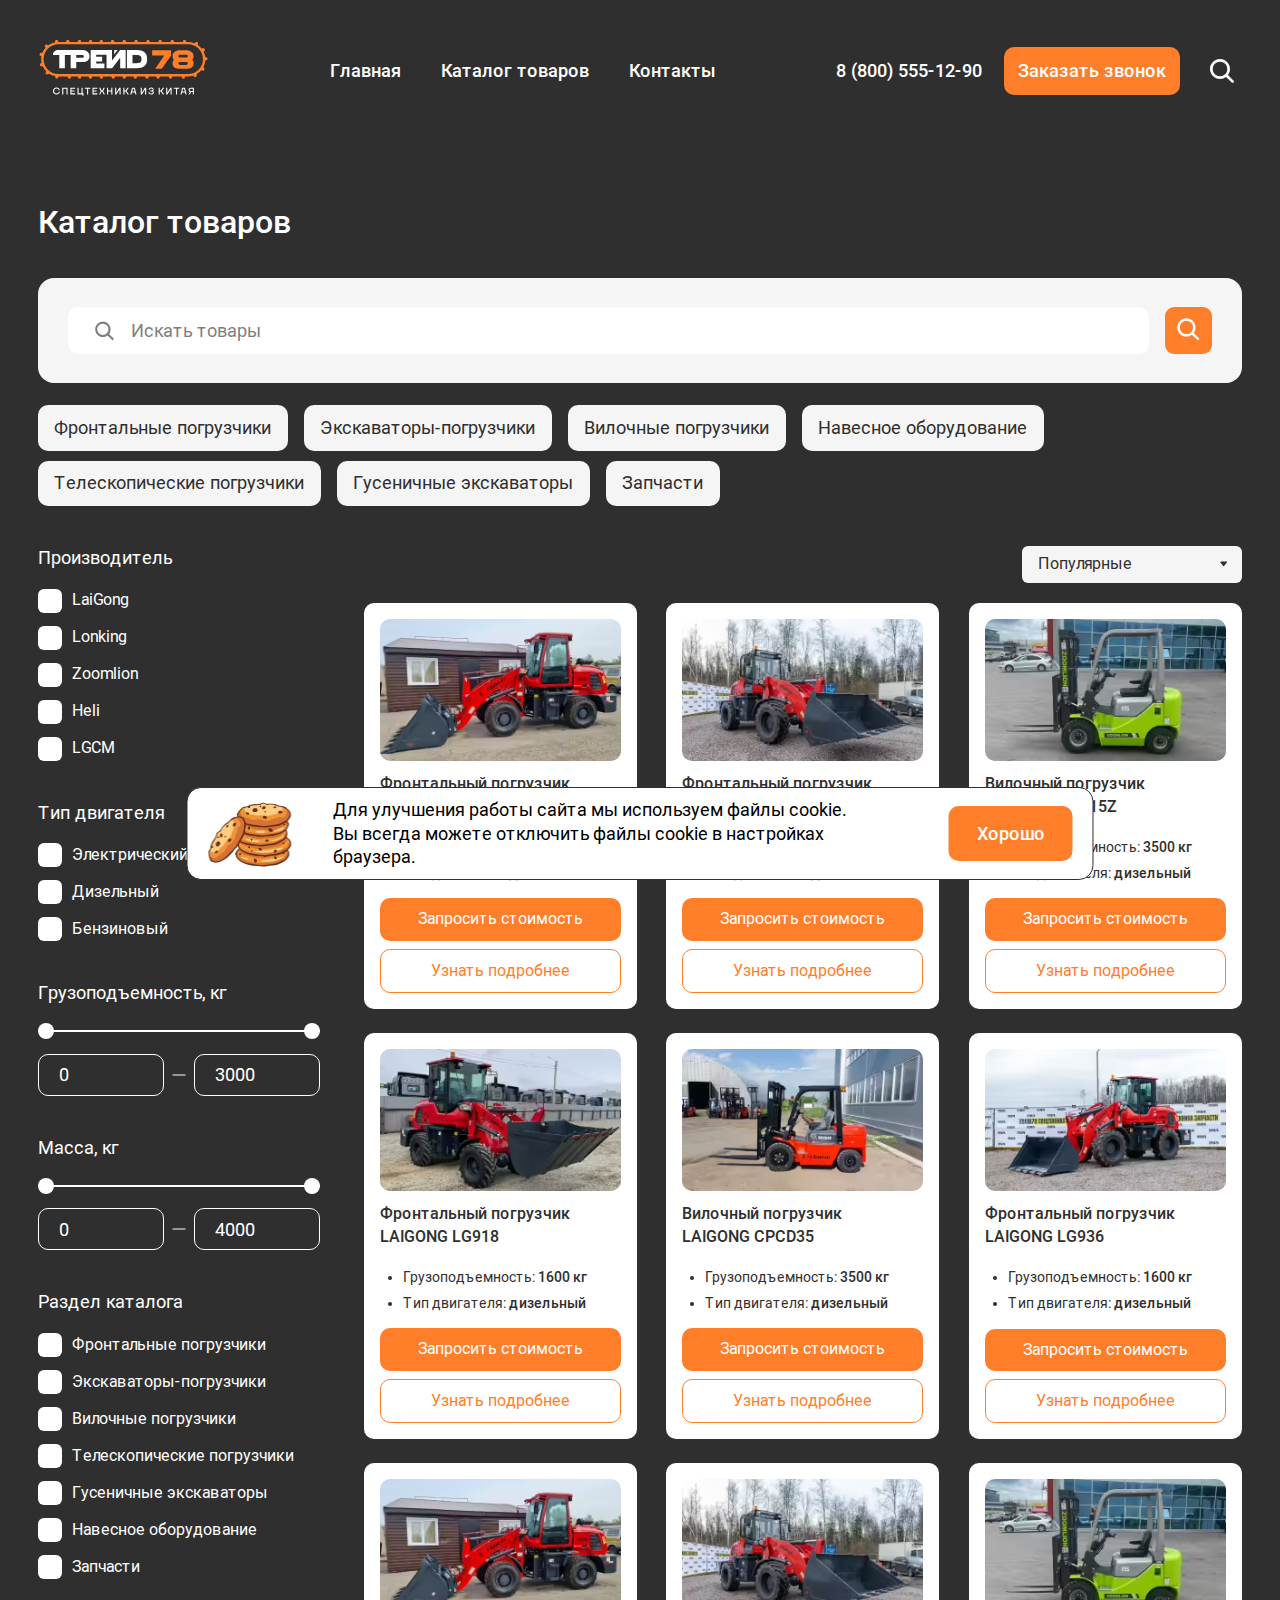
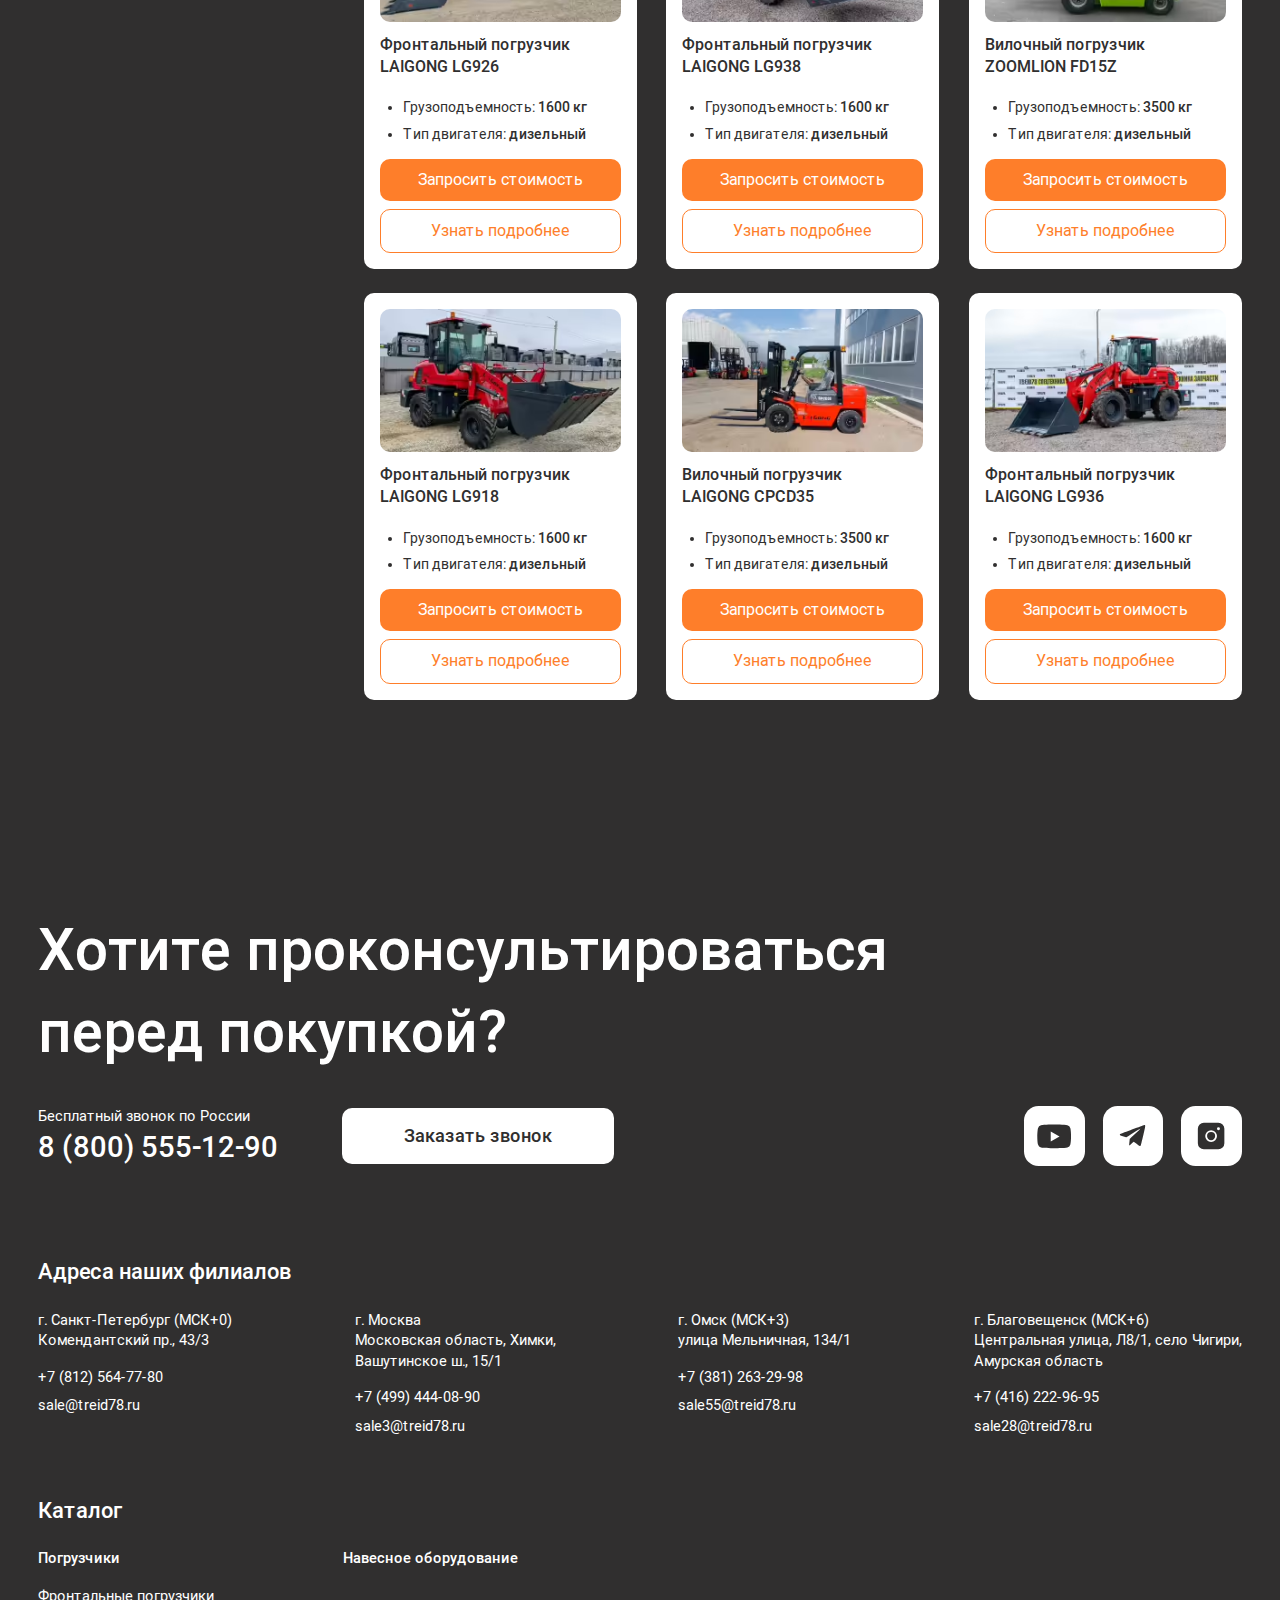
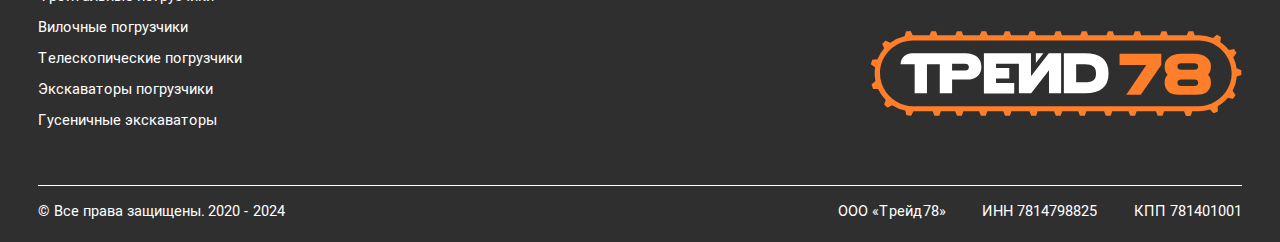
<file: catalog.html>
<!DOCTYPE html>

<html lang="ru">
  <head>
    <meta charset="UTF-8" />
    <meta http-equiv="X-UA-Compatible" content="IE=edge" />
    <meta name="viewport" content="width=device-width, initial-scale=1.0" />

    <title>Document</title>

    <meta name="description" content="Описание" />
    <meta name="image" content="img/icons/logo.svg" />

    <meta property="og:type" content="website" />
    <meta property="og:title" content="Название" />
    <meta property="og:description" content="Описание" />
    <meta property="og:image" content="img/favicon/link-img.png" />
    <meta property="og:url" content="https://" />
    <meta property="og:site" content="" />

    <meta property="vk:image" content="img/favicon/link-img.jpg" />

    <meta name="twitter:card" content="summary_large_image" />
    <meta name="twitter:title" content="Название" />
    <meta name="twitter:description" content="Описание" />
    <meta name="twitter:image" content="img/favicon/link-img.jpg" />

    <link rel="canonical" href="https://" />

    <link
      rel="apple-touch-icon"
      sizes="57x57"
      href="img/favicon/apple-icon-57x57.png"
    />
    <link
      rel="apple-touch-icon"
      sizes="60x60"
      href="img/favicon/apple-icon-60x60.png"
    />
    <link
      rel="apple-touch-icon"
      sizes="72x72"
      href="img/favicon/apple-icon-72x72.png"
    />
    <link
      rel="apple-touch-icon"
      sizes="76x76"
      href="img/favicon/apple-icon-76x76.png"
    />
    <link
      rel="apple-touch-icon"
      sizes="114x114"
      href="img/favicon/apple-icon-114x114.png"
    />
    <link
      rel="apple-touch-icon"
      sizes="120x120"
      href="img/favicon/apple-icon-120x120.png"
    />
    <link
      rel="apple-touch-icon"
      sizes="144x144"
      href="img/favicon/apple-icon-144x144.png"
    />
    <link
      rel="apple-touch-icon"
      sizes="152x152"
      href="img/favicon/apple-icon-152x152.png"
    />
    <link
      rel="apple-touch-icon"
      sizes="180x180"
      href="img/favicon/apple-icon-180x180.png"
    />
    <link
      rel="icon"
      type="image/png"
      sizes="192x192"
      href="img/favicon/android-icon-192x192.png"
    />
    <link
      rel="icon"
      type="image/png"
      sizes="32x32"
      href="img/favicon/favicon-32x32.png"
    />
    <link
      rel="icon"
      type="image/png"
      sizes="96x96"
      href="img/favicon/favicon-96x96.png"
    />
    <link
      rel="icon"
      type="image/png"
      sizes="16x16"
      href="img/favicon/favicon-16x16.png"
    />
    <link rel="manifest" href="img/favicon/manifest.json" />

    <meta name="msapplication-TileColor" content="#ffffff" />
    <meta
      name="msapplication-TileImage"
      content="img/favicon/ms-icon-144x144.png"
    />
    <meta name="theme-color" content="#ffffff" />

    <meta name="apple-mobile-web-app-title" content="Название" />
    <meta name="apple-mobile-web-app-capable" content="yes" />

    <meta name="format-detection" content="telephone=no" />
    <meta name="format-detection" content="address=no" />

    <link rel="stylesheet" href="css/style.css" />
    <link rel="stylesheet" href="css/cookie.css" />
  </head>

  <body>
    <header class="header">
      <div class="container">
        <ul class="header__inner">
          <li class="header__inner-logo">
            <a class="logo" href="index.html">
              <svg class="logo__img">
                <use xlink:href="img/sprite/sprite.svg#logo"></use>
              </svg>
            </a>
          </li>
          <li class="header__inner-menu">
            <nav class="menu">
              <ul class="menu__items">
                <li class="menu__item">
                  <a class="menu__link anim-text anim-text--orange" href="#">
                    Главная
                  </a>
                </li>
                <li class="menu__item menu__item--catalog">
                  <a class="menu__link anim-text anim-text--orange" href="#">
                    Каталог товаров
                  </a>
                  <div class="menu__submenu">
                    <ul class="menu__subitems container">
                      <li class="menu__subitem">
                        <h3 class="menu__subitem-title">Погрузчики</h3>
                        <ul class="menu__subitem-items">
                          <li class="menu__subitem-item">
                            <a
                              class="menu__subitem-link"
                              href="catalog.html#Фронтальные погрузчики"
                            >
                              Фронтальные погрузчики
                            </a>
                          </li>
                          <li class="menu__subitem-item">
                            <a
                              class="menu__subitem-link"
                              href="catalog.html#Экскаваторы-погрузчики"
                            >
                              Экскаваторы-погрузчики
                            </a>
                          </li>
                          <li class="menu__subitem-item">
                            <a
                              class="menu__subitem-link"
                              href="catalog.html#Вилочные погрузчики"
                            >
                              Вилочные погрузчики
                            </a>
                          </li>
                          <li class="menu__subitem-item">
                            <a
                              class="menu__subitem-link"
                              href="catalog.html#Телескопические погрузчики"
                            >
                              Телескопические погрузчики
                            </a>
                          </li>
                          <li class="menu__subitem-item">
                            <a
                              class="menu__subitem-link"
                              href="catalog.html#Гусеничные экскаваторы"
                            >
                              Гусеничные экскаваторы
                            </a>
                          </li>
                        </ul>
                      </li>
                      <li class="menu__subitem">
                        <h3 class="menu__subitem-title">
                          Навесное оборудование
                        </h3>
                        <ul class="menu__subitem-items">
                          <li class="menu__subitem-item">
                            <a
                              class="menu__subitem-link"
                              href="catalog.html#Грузоподъемность1"
                            >
                              Грузоподъемность до 1 тонны
                            </a>
                          </li>
                          <li class="menu__subitem-item">
                            <a
                              class="menu__subitem-link"
                              href="catalog.html#Грузоподъемность2"
                            >
                              Грузоподъемность до 2-х тонн
                            </a>
                          </li>
                          <li class="menu__subitem-item">
                            <a
                              class="menu__subitem-link"
                              href="catalog.html#Грузоподъемность3"
                            >
                              Грузоподъемность до 3-х тонн
                            </a>
                          </li>
                        </ul>
                      </li>
                      <li class="menu__subitem">
                        <h3 class="menu__subitem-title">Запчасти</h3>
                        <ul class="menu__subitem-items">
                          <li class="menu__subitem-item">
                            <a
                              class="menu__subitem-link"
                              href="catalog.html#Запчасти"
                            >
                              ДВС
                            </a>
                          </li>
                          <li class="menu__subitem-item">
                            <a
                              class="menu__subitem-link"
                              href="catalog.html#Запчасти"
                            >
                              Запчасти ДВС
                            </a>
                          </li>
                          <li class="menu__subitem-item">
                            <a
                              class="menu__subitem-link"
                              href="catalog.html#Запчасти"
                            >
                              Ходовая часть
                            </a>
                          </li>
                          <li class="menu__subitem-item">
                            <a
                              class="menu__subitem-link"
                              href="catalog.html#Запчасти"
                            >
                              Трансмиссия
                            </a>
                          </li>
                          <li class="menu__subitem-item">
                            <a
                              class="menu__subitem-link"
                              href="catalog.html#Запчасти"
                            >
                              Гидравлическая система
                            </a>
                          </li>
                          <li class="menu__subitem-item">
                            <a
                              class="menu__subitem-link"
                              href="catalog.html#Запчасти"
                            >
                              Электрическая система
                            </a>
                          </li>
                          <li class="menu__subitem-item">
                            <a
                              class="menu__subitem-link"
                              href="catalog.html#Запчасти"
                            >
                              Фильтра
                            </a>
                          </li>
                          <li class="menu__subitem-item">
                            <a
                              class="menu__subitem-link"
                              href="catalog.html#Запчасти"
                            >
                              Шины
                            </a>
                          </li>
                          <li class="menu__subitem-item">
                            <a
                              class="menu__subitem-link"
                              href="catalog.html#Запчасти"
                            >
                              Топливная система
                            </a>
                          </li>
                          <li class="menu__subitem-item">
                            <a
                              class="menu__subitem-link"
                              href="catalog.html#Запчасти"
                            >
                              Детали кабины
                            </a>
                          </li>
                        </ul>
                      </li>
                    </ul>
                  </div>
                </li>
                <li class="menu__item">
                  <a class="menu__link anim-text anim-text--orange" href="#">
                    Контакты
                  </a>
                </li>
              </ul>
            </nav>
            <div class="menu-small">
              <div class="footer__top-box">
                <span class="footer__text footer__text--top-tel">
                  Бесплатный звонок по России
                </span>
                <a
                  class="footer__tel footer__tel--top-num anim-text anim-text--orange"
                  href="tel:88005551290"
                >
                  8 (800) 555-12-90
                </a>
              </div>
              <div class="footer__top-box footer__top-box--btn-menu">
                <button class="footer__btn btn" type="button">
                  Заказать звонок
                </button>
              </div>
              <div class="menu-small__bottom">
                <ul class="icons">
                  <li class="icons__item">
                    <a class="icons__link" href="#">
                      <svg>
                        <use xlink:href="img/sprite/sprite.svg#icons-1"></use>
                      </svg>
                    </a>
                  </li>
                  <li class="icons__item">
                    <a class="icons__link" href="#">
                      <svg>
                        <use xlink:href="img/sprite/sprite.svg#icons-2"></use>
                      </svg>
                    </a>
                  </li>
                  <li class="icons__item">
                    <a class="icons__link" href="#">
                      <svg>
                        <use xlink:href="img/sprite/sprite.svg#icons-3"></use>
                      </svg>
                    </a>
                  </li>
                </ul>
                <div class="search">
                  <svg>
                    <use xlink:href="img/sprite/sprite.svg#search"></use>
                  </svg>
                </div>
              </div>
            </div>
          </li>
          <li class="header__right-info">
            <a class="tel anim-text anim-text--orange" href="tel:88005551290">
              8 (800) 555-12-90
            </a>
            <button class="header__btn btn btn--white" type="button">
              Заказать звонок
            </button>
            <div class="search">
              <svg><use xlink:href="img/sprite/sprite.svg#search"></use></svg>
            </div>
          </li>
          <li class="header__menu-btn">
            <button class="header__burger" id="header-burger">
              <div class="header__burger-box">
                <span class="header__icon"></span>
              </div>
            </button>
          </li>
        </ul>
      </div>
    </header>

    <main class="main-catalog main-margin">
      <section class="catalog">
        <div class="catalog__container container">
          <h2 class="catalog__title title title--small">
            <img
              class="catalog__title-img"
              src="img/sprite/sprite.svg#title-arrow"
              alt="стрелка"
            />
            Каталог товаров
          </h2>
          <div class="catalog__top">
            <div class="catalog__search">
              <div class="catalog__search-box">
                <input
                  class="catalog__search-input"
                  type="text"
                  placeholder="Искать товары"
                />
                <span class="catalog__search-clear"></span>
              </div>
              <button class="catalog__search-btn" type="button">
                <svg><use xlink:href="img/sprite/sprite.svg#search"></use></svg>
              </button>
            </div>
            <ul class="catalog__top-items">
              <li class="catalog__top-item">
                <button class="catalog__top-btn" type="button">
                  Фронтальные погрузчики
                  <img
                    class="catalog__top-btn--close"
                    src="img/sprite/sprite.svg#close"
                    alt="крестик"
                  />
                </button>
              </li>
              <li class="catalog__top-item">
                <button class="catalog__top-btn" type="button">
                  Экскаваторы-погрузчики
                  <img
                    class="catalog__top-btn--close"
                    src="img/sprite/sprite.svg#close"
                    alt="крестик"
                  />
                </button>
              </li>
              <li class="catalog__top-item">
                <button class="catalog__top-btn" type="button">
                  Вилочные погрузчики
                  <img
                    class="catalog__top-btn--close"
                    src="img/sprite/sprite.svg#close"
                    alt="крестик"
                  />
                </button>
              </li>
              <li class="catalog__top-item">
                <button class="catalog__top-btn" type="button">
                  Навесное оборудование
                  <img
                    class="catalog__top-btn--close"
                    src="img/sprite/sprite.svg#close"
                    alt="крестик"
                  />
                </button>
              </li>
              <li class="catalog__top-item">
                <button class="catalog__top-btn" type="button">
                  Телескопические погрузчики
                  <img
                    class="catalog__top-btn--close"
                    src="img/sprite/sprite.svg#close"
                    alt="крестик"
                  />
                </button>
              </li>
              <li class="catalog__top-item">
                <button class="catalog__top-btn" type="button">
                  Гусеничные экскаваторы
                  <img
                    class="catalog__top-btn--close"
                    src="img/sprite/sprite.svg#close"
                    alt="крестик"
                  />
                </button>
              </li>
              <li class="catalog__top-item">
                <button class="catalog__top-btn" type="button">
                  Запчасти
                  <img
                    class="catalog__top-btn--close"
                    src="img/sprite/sprite.svg#close"
                    alt="крестик"
                  />
                </button>
              </li>
            </ul>
          </div>
        </div>
        <div class="catalog__container-two container">
          <div class="catalog__content">
            <ul class="catalog__filters">
              <li class="catalog__filters-item">
                <div class="catalog__filters-item-top">
                  <h3 class="catalog__filters-item-top-title">Фильтры</h3>
                  <span class="catalog__filters-item-top-close"> Отмена </span>
                </div>
              </li>
              <li class="catalog__filters-item catalog__filters-item--checkbox">
                <h3 class="catalog__filters-title">Производитель</h3>
                <ul class="catalog__names">
                  <li class="catalog__names-item">
                    <label class="form-content__checkbox">
                      <input
                        class="form-content__input-checkbox"
                        type="checkbox"
                      />
                      <span class="form-content__visible">
                        <svg>
                          <use xlink:href="img/sprite/sprite.svg#check"></use>
                        </svg>
                      </span>
                      <span
                        class="form-content__text form-content__text--catalog"
                      >
                        LaiGong
                      </span>
                    </label>
                  </li>
                  <li class="catalog__names-item">
                    <label class="form-content__checkbox">
                      <input
                        class="form-content__input-checkbox"
                        type="checkbox"
                      />
                      <span class="form-content__visible">
                        <svg>
                          <use xlink:href="img/sprite/sprite.svg#check"></use>
                        </svg>
                      </span>
                      <span
                        class="form-content__text form-content__text--catalog"
                      >
                        Lonking
                      </span>
                    </label>
                  </li>
                  <li class="catalog__names-item">
                    <label class="form-content__checkbox">
                      <input
                        class="form-content__input-checkbox"
                        type="checkbox"
                      />
                      <span class="form-content__visible">
                        <svg>
                          <use xlink:href="img/sprite/sprite.svg#check"></use>
                        </svg>
                      </span>
                      <span
                        class="form-content__text form-content__text--catalog"
                      >
                        Zoomlion
                      </span>
                    </label>
                  </li>
                  <li class="catalog__names-item">
                    <label class="form-content__checkbox">
                      <input
                        class="form-content__input-checkbox"
                        type="checkbox"
                      />
                      <span class="form-content__visible">
                        <svg>
                          <use xlink:href="img/sprite/sprite.svg#check"></use>
                        </svg>
                      </span>
                      <span
                        class="form-content__text form-content__text--catalog"
                      >
                        Heli
                      </span>
                    </label>
                  </li>
                  <li class="catalog__names-item">
                    <label class="form-content__checkbox">
                      <input
                        class="form-content__input-checkbox"
                        type="checkbox"
                      />
                      <span class="form-content__visible">
                        <svg>
                          <use xlink:href="img/sprite/sprite.svg#check"></use>
                        </svg>
                      </span>
                      <span
                        class="form-content__text form-content__text--catalog"
                      >
                        LGCM
                      </span>
                    </label>
                  </li>
                </ul>
              </li>
              <li class="catalog__filters-item catalog__filters-item--checkbox">
                <h3 class="catalog__filters-title">Тип двигателя</h3>
                <ul class="catalog__names">
                  <li class="catalog__names-item">
                    <label class="form-content__checkbox">
                      <input
                        class="form-content__input-checkbox"
                        type="checkbox"
                      />
                      <span class="form-content__visible">
                        <svg>
                          <use xlink:href="img/sprite/sprite.svg#check"></use>
                        </svg>
                      </span>
                      <span
                        class="form-content__text form-content__text--catalog"
                      >
                        Электрический
                      </span>
                    </label>
                  </li>
                  <li class="catalog__names-item">
                    <label class="form-content__checkbox">
                      <input
                        class="form-content__input-checkbox"
                        type="checkbox"
                      />
                      <span class="form-content__visible">
                        <svg>
                          <use xlink:href="img/sprite/sprite.svg#check"></use>
                        </svg>
                      </span>
                      <span
                        class="form-content__text form-content__text--catalog"
                      >
                        Дизельный
                      </span>
                    </label>
                  </li>
                  <li class="catalog__names-item">
                    <label class="form-content__checkbox">
                      <input
                        class="form-content__input-checkbox"
                        type="checkbox"
                      />
                      <span class="form-content__visible">
                        <svg>
                          <use xlink:href="img/sprite/sprite.svg#check"></use>
                        </svg>
                      </span>
                      <span
                        class="form-content__text form-content__text--catalog"
                      >
                        Бензиновый
                      </span>
                    </label>
                  </li>
                </ul>
              </li>
              <li class="catalog__filters-item catalog__filters-item--one-line">
                <h3 class="catalog__filters-title">Грузоподъемность, кг</h3>
                <input
                  class="catalog__filters-input catalog__filters-input--one"
                  data-col="1"
                  type="range"
                  data-max="3000"
                  data-min="0"
                  data-form="0"
                  value="0"
                />
                <div class="catalog__filters-input-box">
                  <input
                    class="catalog__filters-min-input catalog__filters-min-input--one"
                    data-col="1"
                    type="text"
                  />
                  <input
                    class="catalog__filters-max-input catalog__filters-max-input--one"
                    data-col="1"
                    type="text"
                  />
                </div>
              </li>
              <li class="catalog__filters-item catalog__filters-item--two-line">
                <h3 class="catalog__filters-title">Масса, кг</h3>
                <input
                  class="catalog__filters-input catalog__filters-input--two"
                  data-col="2"
                  type="range"
                  data-max="4000"
                  data-min="0"
                  data-form="0"
                  value="0"
                />
                <div class="catalog__filters-input-box">
                  <input
                    class="catalog__filters-min-input catalog__filters-min-input--two"
                    data-col="2"
                    type="text"
                  />
                  <input
                    class="catalog__filters-max-input catalog__filters-max-input--two"
                    data-col="2"
                    type="text"
                  />
                </div>
              </li>
              <li class="catalog__filters-item catalog__filters-item--checkbox">
                <h3 class="catalog__filters-title">Раздел каталога</h3>
                <ul class="catalog__names">
                  <li class="catalog__names-item">
                    <label class="form-content__checkbox">
                      <input
                        class="form-content__input-checkbox"
                        type="checkbox"
                      />
                      <span class="form-content__visible">
                        <svg>
                          <use xlink:href="img/sprite/sprite.svg#check"></use>
                        </svg>
                      </span>
                      <span
                        class="form-content__text form-content__text--catalog"
                      >
                        Фронтальные погрузчики
                      </span>
                    </label>
                  </li>
                  <li class="catalog__names-item">
                    <label class="form-content__checkbox">
                      <input
                        class="form-content__input-checkbox"
                        type="checkbox"
                      />
                      <span class="form-content__visible">
                        <svg>
                          <use xlink:href="img/sprite/sprite.svg#check"></use>
                        </svg>
                      </span>
                      <span
                        class="form-content__text form-content__text--catalog"
                      >
                        Экскаваторы-погрузчики
                      </span>
                    </label>
                  </li>
                  <li class="catalog__names-item">
                    <label class="form-content__checkbox">
                      <input
                        class="form-content__input-checkbox"
                        type="checkbox"
                      />
                      <span class="form-content__visible">
                        <svg>
                          <use xlink:href="img/sprite/sprite.svg#check"></use>
                        </svg>
                      </span>
                      <span
                        class="form-content__text form-content__text--catalog"
                      >
                        Вилочные погрузчики
                      </span>
                    </label>
                  </li>
                  <li class="catalog__names-item">
                    <label class="form-content__checkbox">
                      <input
                        class="form-content__input-checkbox"
                        type="checkbox"
                      />
                      <span class="form-content__visible">
                        <svg>
                          <use xlink:href="img/sprite/sprite.svg#check"></use>
                        </svg>
                      </span>
                      <span
                        class="form-content__text form-content__text--catalog"
                      >
                        Телескопические погрузчики
                      </span>
                    </label>
                  </li>
                  <li class="catalog__names-item">
                    <label class="form-content__checkbox">
                      <input
                        class="form-content__input-checkbox"
                        type="checkbox"
                      />
                      <span class="form-content__visible">
                        <svg>
                          <use xlink:href="img/sprite/sprite.svg#check"></use>
                        </svg>
                      </span>
                      <span
                        class="form-content__text form-content__text--catalog"
                      >
                        Гусеничные экскаваторы
                      </span>
                    </label>
                  </li>
                  <li class="catalog__names-item">
                    <label class="form-content__checkbox">
                      <input
                        class="form-content__input-checkbox"
                        type="checkbox"
                      />
                      <span class="form-content__visible">
                        <svg>
                          <use xlink:href="img/sprite/sprite.svg#check"></use>
                        </svg>
                      </span>
                      <span
                        class="form-content__text form-content__text--catalog"
                      >
                        Навесное оборудование
                      </span>
                    </label>
                  </li>
                  <li class="catalog__names-item">
                    <label class="form-content__checkbox">
                      <input
                        class="form-content__input-checkbox"
                        type="checkbox"
                      />
                      <span class="form-content__visible">
                        <svg>
                          <use xlink:href="img/sprite/sprite.svg#check"></use>
                        </svg>
                      </span>
                      <span
                        class="form-content__text form-content__text--catalog"
                      >
                        Запчасти
                      </span>
                    </label>
                  </li>
                </ul>
              </li>
              <li class="catalog__filters-item">
                <button class="catalog__filters-item-btn btn" type="button">
                  Применить
                </button>
              </li>
            </ul>
            <div class="catalog__products">
              <div class="catalog__products-content">
                <div class="catalog__products-box">
                  <div class="catalog__active">
                    <ul class="catalog__active-items"></ul>
                    <span class="catalog__active-clear">
                      Сбросить фильтры
                    </span>
                  </div>
                </div>
                <div class="catalog__first touchable-bg">
                  <div class="catalog__filters-small">
                    <button class="catalog__filters-small-btn" type="button">
                      <img
                        class="catalog__filters-small-img"
                        src="img/sprite/sprite.svg#filters-small-img"
                        alt="фильтры"
                      />
                      Фильтры
                    </button>
                  </div>
                  <div class="catalog__first-small">
                    <div class="catalog__first-box">
                      <span class="catalog__first-active"> Популярные </span>
                      <img
                        class="catalog__first-arrow"
                        src="img/sprite/sprite.svg#catalog-first-arrow"
                        alt="стрелочка"
                      />
                      <img
                        class="catalog__first-arrow-two"
                        src="img/sprite/sprite.svg#first-img"
                        alt="стрелочка"
                      />
                    </div>
                    <div class="catalog__first-inner touchable">
                      <span class="touchable-trigger"></span>
                      <div class="catalog__first-wrapper">
                        <h3 class="catalog__first-title">Показать сначала</h3>
                        <div class="catalog__first-close">Отмена</div>
                      </div>
                      <ul class="catalog__first-items">
                        <li class="catalog__first-item">
                          <label class="form-content__checkbox">
                            <input
                              class="form-content__input-checkbox"
                              type="radio"
                              name="filter"
                              value="Популярные"
                              checked
                            />
                            <span class="form-content__visible">
                              <svg>
                                <use
                                  xlink:href="img/sprite/sprite.svg#check"
                                ></use>
                              </svg>
                            </span>
                            <span class="form-content__text"> Популярные </span>
                          </label>
                        </li>
                        <li class="catalog__first-item">
                          <label class="form-content__checkbox">
                            <input
                              class="form-content__input-checkbox"
                              type="radio"
                              name="filter"
                              value="Дешевле"
                            />
                            <span class="form-content__visible">
                              <svg>
                                <use
                                  xlink:href="img/sprite/sprite.svg#check"
                                ></use>
                              </svg>
                            </span>
                            <span class="form-content__text"> Дешевле </span>
                          </label>
                        </li>
                        <li class="catalog__first-item">
                          <label class="form-content__checkbox">
                            <input
                              class="form-content__input-checkbox"
                              type="radio"
                              name="filter"
                              value="Дороже"
                            />
                            <span class="form-content__visible">
                              <svg>
                                <use
                                  xlink:href="img/sprite/sprite.svg#check"
                                ></use>
                              </svg>
                            </span>
                            <span class="form-content__text"> Дороже </span>
                          </label>
                        </li>
                        <li class="catalog__first-item">
                          <label class="form-content__checkbox">
                            <input
                              class="form-content__input-checkbox"
                              type="radio"
                              name="filter"
                              value="Новинки"
                            />
                            <span class="form-content__visible">
                              <svg>
                                <use
                                  xlink:href="img/sprite/sprite.svg#check"
                                ></use>
                              </svg>
                            </span>
                            <span class="form-content__text"> Новинки </span>
                          </label>
                        </li>
                      </ul>
                      <div class="catalog__first-btn-box">
                        <button class="catalog__first-btn btn" type="button">
                          Применить
                        </button>
                      </div>
                    </div>
                  </div>
                </div>
              </div>
              <ul class="catalog__items">
                <li class="catalog__item">
                  <article class="product-card">
                    <picture>
                      <source
                        type="image/avif"
                        srcset="img/product-card-1.avif"
                      />
                      <source
                        type="image/webp"
                        srcset="img/product-card-1.webp"
                      />
                      <img
                        class="product-card__img"
                        src="img/product-card-1.jpg"
                      />
                    </picture>
                    <h4 class="product-card__title">
                      Фронтальный погрузчик LAIGONG LG926
                    </h4>
                    <ul>
                      <li>Грузоподъемность: <span>1600 кг</span></li>
                      <li>Тип двигателя: <span>дизельный</span></li>
                    </ul>
                    <div class="product-card__box">
                      <button
                        class="product-card__btn product-card__btn--first btn"
                        type="button"
                      >
                        Запросить стоимость
                      </button>
                      <a
                        class="product-card__btn product-card__btn--second btn btn--three"
                        href="#"
                      >
                        Узнать подробнее
                      </a>
                    </div>
                  </article>
                </li>
                <li class="catalog__item">
                  <article class="product-card">
                    <picture>
                      <source
                        type="image/avif"
                        srcset="img/product-card-2.avif"
                      />
                      <source
                        type="image/webp"
                        srcset="img/product-card-2.webp"
                      />
                      <img
                        class="product-card__img"
                        src="img/product-card-2.jpg"
                      />
                    </picture>
                    <h4 class="product-card__title">
                      Фронтальный погрузчик LAIGONG LG938
                    </h4>
                    <ul>
                      <li>Грузоподъемность: <span>1600 кг</span></li>
                      <li>Тип двигателя: <span>дизельный</span></li>
                    </ul>
                    <div class="product-card__box">
                      <button
                        class="product-card__btn product-card__btn--first btn"
                        type="button"
                      >
                        Запросить стоимость
                      </button>
                      <a
                        class="product-card__btn product-card__btn--second btn btn--three"
                        href="#"
                      >
                        Узнать подробнее
                      </a>
                    </div>
                  </article>
                </li>
                <li class="catalog__item">
                  <article class="product-card">
                    <picture>
                      <source
                        type="image/avif"
                        srcset="img/product-card-3.avif"
                      />
                      <source
                        type="image/webp"
                        srcset="img/product-card-3.webp"
                      />
                      <img
                        class="product-card__img"
                        src="img/product-card-3.jpg"
                      />
                    </picture>
                    <h4 class="product-card__title">
                      Вилочный погрузчик ZOOMLION FD15Z
                    </h4>
                    <ul>
                      <li>Грузоподъемность: <span>3500 кг</span></li>
                      <li>Тип двигателя: <span>дизельный</span></li>
                    </ul>
                    <div class="product-card__box">
                      <button
                        class="product-card__btn product-card__btn--first btn"
                        type="button"
                      >
                        Запросить стоимость
                      </button>
                      <a
                        class="product-card__btn product-card__btn--second btn btn--three"
                        href="#"
                      >
                        Узнать подробнее
                      </a>
                    </div>
                  </article>
                </li>
                <li class="catalog__item">
                  <article class="product-card">
                    <picture>
                      <source
                        type="image/avif"
                        srcset="img/product-card-4.avif"
                      />
                      <source
                        type="image/webp"
                        srcset="img/product-card-4.webp"
                      />
                      <img
                        class="product-card__img"
                        src="img/product-card-4.jpg"
                      />
                    </picture>
                    <h4 class="product-card__title">
                      Фронтальный погрузчик LAIGONG LG918
                    </h4>
                    <ul>
                      <li>Грузоподъемность: <span>1600 кг</span></li>
                      <li>Тип двигателя: <span>дизельный</span></li>
                    </ul>
                    <div class="product-card__box">
                      <button
                        class="product-card__btn product-card__btn--first btn"
                        type="button"
                      >
                        Запросить стоимость
                      </button>
                      <a
                        class="product-card__btn product-card__btn--second btn btn--three"
                        href="#"
                      >
                        Узнать подробнее
                      </a>
                    </div>
                  </article>
                </li>
                <li class="catalog__item">
                  <article class="product-card">
                    <picture>
                      <source
                        type="image/avif"
                        srcset="img/product-card-5.avif"
                      />
                      <source
                        type="image/webp"
                        srcset="img/product-card-5.webp"
                      />
                      <img
                        class="product-card__img"
                        src="img/product-card-5.jpg"
                      />
                    </picture>
                    <h4 class="product-card__title">
                      Вилочный погрузчик LAIGONG CPCD35
                    </h4>
                    <ul>
                      <li>Грузоподъемность: <span>3500 кг</span></li>
                      <li>Тип двигателя: <span>дизельный</span></li>
                    </ul>
                    <div class="product-card__box">
                      <button
                        class="product-card__btn product-card__btn--first btn"
                        type="button"
                      >
                        Запросить стоимость
                      </button>
                      <a
                        class="product-card__btn product-card__btn--second btn btn--three"
                        href="#"
                      >
                        Узнать подробнее
                      </a>
                    </div>
                  </article>
                </li>
                <li class="catalog__item">
                  <article class="product-card">
                    <picture>
                      <source
                        type="image/avif"
                        srcset="img/product-card-6.avif"
                      />
                      <source
                        type="image/webp"
                        srcset="img/product-card-6.webp"
                      />
                      <img
                        class="product-card__img"
                        src="img/product-card-6.jpg"
                      />
                    </picture>
                    <h4 class="product-card__title">
                      Фронтальный погрузчик LAIGONG LG936
                    </h4>
                    <ul>
                      <li>Грузоподъемность: <span>1600 кг</span></li>
                      <li>Тип двигателя: <span>дизельный</span></li>
                    </ul>
                    <div class="product-card__box">
                      <button
                        class="product-card__btn product-card__btn--first btn"
                        type="button"
                      >
                        Запросить стоимость
                      </button>
                      <a
                        class="product-card__btn product-card__btn--second btn btn--three"
                        href="#"
                      >
                        Узнать подробнее
                      </a>
                    </div>
                  </article>
                </li>
                <li class="catalog__item">
                  <article class="product-card">
                    <picture>
                      <source
                        type="image/avif"
                        srcset="img/product-card-1.avif"
                      />
                      <source
                        type="image/webp"
                        srcset="img/product-card-1.webp"
                      />
                      <img
                        class="product-card__img"
                        src="img/product-card-1.jpg"
                      />
                    </picture>
                    <h4 class="product-card__title">
                      Фронтальный погрузчик LAIGONG LG926
                    </h4>
                    <ul>
                      <li>Грузоподъемность: <span>1600 кг</span></li>
                      <li>Тип двигателя: <span>дизельный</span></li>
                    </ul>
                    <div class="product-card__box">
                      <button
                        class="product-card__btn product-card__btn--first btn"
                        type="button"
                      >
                        Запросить стоимость
                      </button>
                      <a
                        class="product-card__btn product-card__btn--second btn btn--three"
                        href="#"
                      >
                        Узнать подробнее
                      </a>
                    </div>
                  </article>
                </li>
                <li class="catalog__item">
                  <article class="product-card">
                    <picture>
                      <source
                        type="image/avif"
                        srcset="img/product-card-2.avif"
                      />
                      <source
                        type="image/webp"
                        srcset="img/product-card-2.webp"
                      />
                      <img
                        class="product-card__img"
                        src="img/product-card-2.jpg"
                      />
                    </picture>
                    <h4 class="product-card__title">
                      Фронтальный погрузчик LAIGONG LG938
                    </h4>
                    <ul>
                      <li>Грузоподъемность: <span>1600 кг</span></li>
                      <li>Тип двигателя: <span>дизельный</span></li>
                    </ul>
                    <div class="product-card__box">
                      <button
                        class="product-card__btn product-card__btn--first btn"
                        type="button"
                      >
                        Запросить стоимость
                      </button>
                      <a
                        class="product-card__btn product-card__btn--second btn btn--three"
                        href="#"
                      >
                        Узнать подробнее
                      </a>
                    </div>
                  </article>
                </li>
                <li class="catalog__item">
                  <article class="product-card">
                    <picture>
                      <source
                        type="image/avif"
                        srcset="img/product-card-3.avif"
                      />
                      <source
                        type="image/webp"
                        srcset="img/product-card-3.webp"
                      />
                      <img
                        class="product-card__img"
                        src="img/product-card-3.jpg"
                      />
                    </picture>
                    <h4 class="product-card__title">
                      Вилочный погрузчик ZOOMLION FD15Z
                    </h4>
                    <ul>
                      <li>Грузоподъемность: <span>3500 кг</span></li>
                      <li>Тип двигателя: <span>дизельный</span></li>
                    </ul>
                    <div class="product-card__box">
                      <button
                        class="product-card__btn product-card__btn--first btn"
                        type="button"
                      >
                        Запросить стоимость
                      </button>
                      <a
                        class="product-card__btn product-card__btn--second btn btn--three"
                        href="#"
                      >
                        Узнать подробнее
                      </a>
                    </div>
                  </article>
                </li>
                <li class="catalog__item">
                  <article class="product-card">
                    <picture>
                      <source
                        type="image/avif"
                        srcset="img/product-card-4.avif"
                      />
                      <source
                        type="image/webp"
                        srcset="img/product-card-4.webp"
                      />
                      <img
                        class="product-card__img"
                        src="img/product-card-4.jpg"
                      />
                    </picture>
                    <h4 class="product-card__title">
                      Фронтальный погрузчик LAIGONG LG918
                    </h4>
                    <ul>
                      <li>Грузоподъемность: <span>1600 кг</span></li>
                      <li>Тип двигателя: <span>дизельный</span></li>
                    </ul>
                    <div class="product-card__box">
                      <button
                        class="product-card__btn product-card__btn--first btn"
                        type="button"
                      >
                        Запросить стоимость
                      </button>
                      <a
                        class="product-card__btn product-card__btn--second btn btn--three"
                        href="#"
                      >
                        Узнать подробнее
                      </a>
                    </div>
                  </article>
                </li>
                <li class="catalog__item">
                  <article class="product-card">
                    <picture>
                      <source
                        type="image/avif"
                        srcset="img/product-card-5.avif"
                      />
                      <source
                        type="image/webp"
                        srcset="img/product-card-5.webp"
                      />
                      <img
                        class="product-card__img"
                        src="img/product-card-5.jpg"
                      />
                    </picture>
                    <h4 class="product-card__title">
                      Вилочный погрузчик LAIGONG CPCD35
                    </h4>
                    <ul>
                      <li>Грузоподъемность: <span>3500 кг</span></li>
                      <li>Тип двигателя: <span>дизельный</span></li>
                    </ul>
                    <div class="product-card__box">
                      <button
                        class="product-card__btn product-card__btn--first btn"
                        type="button"
                      >
                        Запросить стоимость
                      </button>
                      <a
                        class="product-card__btn product-card__btn--second btn btn--three"
                        href="#"
                      >
                        Узнать подробнее
                      </a>
                    </div>
                  </article>
                </li>
                <li class="catalog__item">
                  <article class="product-card">
                    <picture>
                      <source
                        type="image/avif"
                        srcset="img/product-card-6.avif"
                      />
                      <source
                        type="image/webp"
                        srcset="img/product-card-6.webp"
                      />
                      <img
                        class="product-card__img"
                        src="img/product-card-6.jpg"
                      />
                    </picture>
                    <h4 class="product-card__title">
                      Фронтальный погрузчик LAIGONG LG936
                    </h4>
                    <ul>
                      <li>Грузоподъемность: <span>1600 кг</span></li>
                      <li>Тип двигателя: <span>дизельный</span></li>
                    </ul>
                    <div class="product-card__box">
                      <button
                        class="product-card__btn product-card__btn--first btn"
                        type="button"
                      >
                        Запросить стоимость
                      </button>
                      <a
                        class="product-card__btn product-card__btn--second btn btn--three"
                        href="#"
                      >
                        Узнать подробнее
                      </a>
                    </div>
                  </article>
                </li>
              </ul>
            </div>
          </div>
        </div>
      </section>
    </main>

    <footer class="footer">
      <div class="container">
        <h2 class="footer__title">
          Хотите проконсультироваться <br />
          перед покупкой?
        </h2>
        <ul class="footer__top">
          <li class="footer__top-item footer__top-item--one">
            <div class="footer__top-box">
              <span class="footer__text footer__text--top-tel">
                Бесплатный звонок по России
              </span>
              <a
                class="footer__tel footer__tel--top-num anim-text anim-text--orange"
                href="tel:88005551290"
              >
                8 (800) 555-12-90
              </a>
            </div>
            <div class="footer__top-box footer__top-box--btn-footer">
              <button class="footer__btn btn" type="button">
                Заказать звонок
              </button>
            </div>
          </li>
          <li class="footer__top-item footer__top-item--two">
            <ul class="icons icons--footer">
              <li class="icons__item">
                <a class="icons__link" href="#">
                  <svg>
                    <use xlink:href="img/sprite/sprite.svg#icons-1"></use>
                  </svg>
                </a>
              </li>
              <li class="icons__item">
                <a class="icons__link" href="#">
                  <svg>
                    <use xlink:href="img/sprite/sprite.svg#icons-2"></use>
                  </svg>
                </a>
              </li>
              <li class="icons__item">
                <a class="icons__link" href="#">
                  <svg>
                    <use xlink:href="img/sprite/sprite.svg#icons-3"></use>
                  </svg>
                </a>
              </li>
            </ul>
          </li>
        </ul>
        <div class="footer__center">
          <h3 class="footer__item-title footer__item-title--center">
            Адреса наших филиалов
          </h3>
          <ul class="footer__center-items">
            <li class="footer__center-item">
              <span class="footer__text">
                г. Санкт-Петербург (МСК+0) <br />
                Комендантский пр., 43/3
              </span>
              <a
                class="footer__text footer__text--tel anim-text anim-text--orange"
                href="tel:+78125647780"
              >
                +7 (812) 564-77-80
              </a>
              <a
                class="footer__text footer__text--email anim-text anim-text--orange"
                href="mailto:sale@treid78.ru"
              >
                sale@treid78.ru
              </a>
            </li>
            <li class="footer__center-item">
              <span class="footer__text">
                г. Москва <br />
                Московская область, Химки, <br />
                Вашутинское ш., 15/1
              </span>
              <a
                class="footer__text footer__text--tel anim-text anim-text--orange"
                href="tel:+74994440890"
              >
                +7 (499) 444-08-90
              </a>
              <a
                class="footer__text footer__text--email anim-text anim-text--orange"
                href="mailto:sale3@treid78.ru"
              >
                sale3@treid78.ru
              </a>
            </li>
            <li class="footer__center-item">
              <span class="footer__text">
                г. Омск (МСК+3) <br />
                улица Мельничная, 134/1
              </span>
              <a
                class="footer__text footer__text--tel anim-text anim-text--orange"
                href="tel:+73812632998"
              >
                +7 (381) 263-29-98
              </a>
              <a
                class="footer__text footer__text--email anim-text anim-text--orange"
                href="mailto:sale55@treid78.ru"
              >
                sale55@treid78.ru
              </a>
            </li>
            <li class="footer__center-item">
              <span class="footer__text">
                г. Благовещенск (МСК+6) <br />
                Центральная улица, Л8/1, село Чигири, <br />
                Амурская область
              </span>
              <a
                class="footer__text footer__text--tel anim-text anim-text--orange"
                href="tel:+74162229695"
              >
                +7 (416) 222-96-95
              </a>
              <a
                class="footer__text footer__text--email anim-text anim-text--orange"
                href="mailto:sale28@treid78.ru"
              >
                sale28@treid78.ru
              </a>
            </li>
          </ul>
        </div>
        <div class="footer__catalog">
          <div class="footer__catalog-box">
            <h3 class="footer__item-title footer__item-title--catalog">
              Каталог
            </h3>
            <ul class="footer__catalog-items">
              <li class="footer__catalog-item">
                <h4 class="footer__text footer__text--title">Погрузчики</h4>
                <ul class="footer__text-items">
                  <li class="footer__text-item">
                    <a
                      class="footer__text-link anim-text anim-text--orange"
                      href="#"
                    >
                      Фронтальные погрузчики
                    </a>
                  </li>
                  <li class="footer__text-item">
                    <a
                      class="footer__text-link anim-text anim-text--orange"
                      href="#"
                    >
                      Вилочные погрузчики
                    </a>
                  </li>
                  <li class="footer__text-item">
                    <a
                      class="footer__text-link anim-text anim-text--orange"
                      href="#"
                    >
                      Телескопические погрузчики
                    </a>
                  </li>
                  <li class="footer__text-item">
                    <a
                      class="footer__text-link anim-text anim-text--orange"
                      href="#"
                    >
                      Экскаваторы погрузчики
                    </a>
                  </li>
                  <li class="footer__text-item">
                    <a
                      class="footer__text-link anim-text anim-text--orange"
                      href="#"
                    >
                      Гусеничные экскаваторы
                    </a>
                  </li>
                </ul>
              </li>
              <li class="footer__catalog-item">
                <h4 class="footer__text footer__text--title">
                  Навесное оборудование
                </h4>
              </li>
            </ul>
          </div>
          <div class="footer__logo">
            <img
              class="footer__logo-img"
              src="img/sprite/sprite.svg#footer-logo"
              alt="Логотип"
            />
          </div>
        </div>
        <ul class="footer__bottom">
          <li class="footer__bottom-item">
            <span class="footer__text">
              © Все права защищены. 2020 - 2024
            </span>
          </li>
          <li class="footer__bottom-item footer__bottom-item--flex">
            <span class="footer__text"> ООО «Трейд78» </span>
            <span class="footer__text"> ИНН 7814798825 </span>
            <span class="footer__text"> КПП 781401001 </span>
          </li>
        </ul>
      </div>
    </footer>

    <div class="popup">
      <div class="popup__inner touchable">
        <span class="touchable-trigger"></span>
        <div class="popup__box">
          <h2 class="popup__title"></h2>
          <span class="popup__close popup__close--main"></span>
          <span class="popup__close popup__close--small"> Отмена </span>
        </div>
        <form class="form">
          <input class="form__hidden" type="hidden" />
          <label class="form__label">
            <input class="form__input" type="text" />
            <div class="form__text">
              Имя <span class="form__text--color">*</span>
            </div>
          </label>
          <label class="form__label label-error">
            <input class="form__input" type="tel" />
            <div class="form__text">
              Телефон <span class="form__text--color">*</span>
            </div>
          </label>
          <label class="form__label">
            <input class="form__input" type="text" placeholder="Регион" />
          </label>
          <label class="form-content__checkbox">
            <input class="form-content__input-checkbox" type="checkbox" />
            <span class="form-content__visible">
              <svg><use xlink:href="img/sprite/sprite.svg#check"></use></svg>
            </span>
            <a class="form-content__text" href="#">
              Даю согласие на обработку персональных данных
            </a>
          </label>
          <button class="form__btn btn" type="submit">Отправить</button>
        </form>
      </div>
    </div>

    <div class="popup-product">
      <div class="popup__inner touchable">
        <span class="touchable-trigger"></span>
        <div class="popup__box">
          <h2 class="popup__title">
            Запрос на
            <span class="title--color" style="white-space: nowrap"
              >персональное&nbsp;КП</span
            >
          </h2>
          <span class="popup__close popup__close--main"></span>
          <span class="popup__close popup__close--small"> Отмена </span>
        </div>
        <div class="popup-product__content">
          <div class="popup-product__inner">
            <h3 class="popup-product__inner-title">
              Выбранный товар и дополнительная конфигурация:
            </h3>
            <ul class="popup-product__items">
              <li class="popup-product__item">
                <div class="popup-product__item-text">Вилочный погрузчик</div>
                <div
                  class="popup-product__item-text popup-product__item-text--right"
                >
                  Zoomlion FD35Z
                </div>
              </li>
              <li class="popup-product__item">
                <div class="popup-product__item-text">Высота подъема</div>
                <div
                  class="popup-product__item-text popup-product__item-text--right"
                >
                  4000 мм
                </div>
              </li>
              <li class="popup-product__item">
                <div class="popup-product__item-text">Кабина с отопителем</div>
                <div
                  class="popup-product__item-text popup-product__item-text--right"
                >
                  до 3,5 т г.п.
                </div>
              </li>
              <li class="popup-product__item">
                <div class="popup-product__item-text">Мачта</div>
                <div
                  class="popup-product__item-text popup-product__item-text--right"
                >
                  Z300 5-7 т г.п.
                </div>
              </li>
            </ul>
          </div>
          <form class="form">
            <input class="form__hidden" type="hidden" />
            <label class="form__label">
              <input class="form__input" type="text" />
              <div class="form__text">
                Имя <span class="form__text--color">*</span>
              </div>
            </label>
            <label class="form__label label-error">
              <input class="form__input" type="tel" />
              <div class="form__text">
                Телефон <span class="form__text--color">*</span>
              </div>
            </label>
            <label class="form__label">
              <input class="form__input" type="text" placeholder="Регион" />
            </label>
            <label class="form-content__checkbox">
              <input class="form-content__input-checkbox" type="checkbox" />
              <span class="form-content__visible">
                <svg><use xlink:href="img/sprite/sprite.svg#check"></use></svg>
              </span>
              <a class="form-content__text" href="#">
                Даю согласие на обработку персональных данных
              </a>
            </label>
            <button class="form__btn btn" type="submit">Отправить</button>
          </form>
        </div>
      </div>
    </div>

    <div class="cookie__popup hide">
      <div>
        <img class="cookie__img" src="img/cookie.png" alt="" />
      </div>
      <div class="cookie__text">
        <span> Для улучшения работы сайта мы используем файлы cookie. </span>
        <span>
          Вы всегда можете отключить файлы cookie в настройках браузера.
        </span>
      </div>
      <div class="cookie__btn__wrapper">
        <button class="btn cookie_accept" type="button">Хорошо</button>
      </div>
    </div>

    <script src="js/main.min.js"></script>
    <script
      src="https://api-maps.yandex.ru/2.1/?apikey=ваш API-ключ&lang=ru_RU"
      type="text/javascript"
    ></script>
    <script src="js/main.js"></script>
  </body>
</html>
</file>
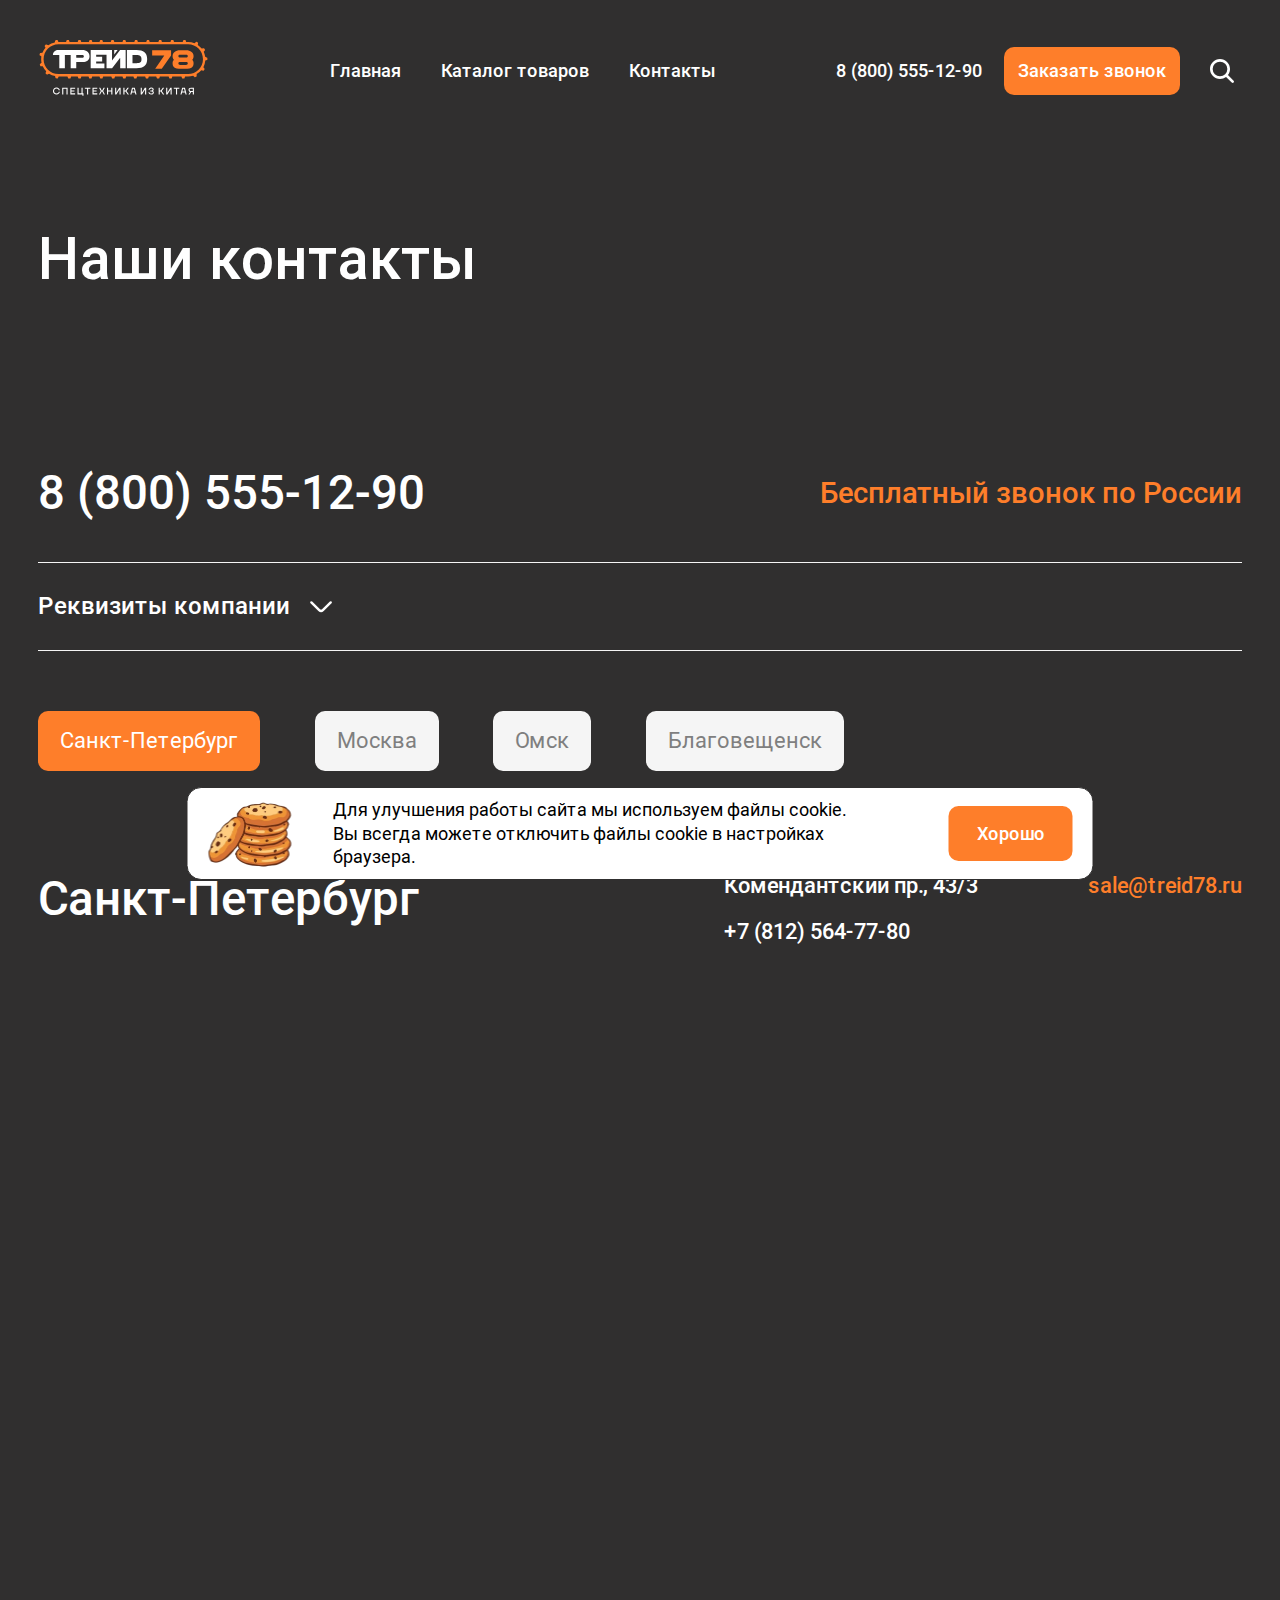
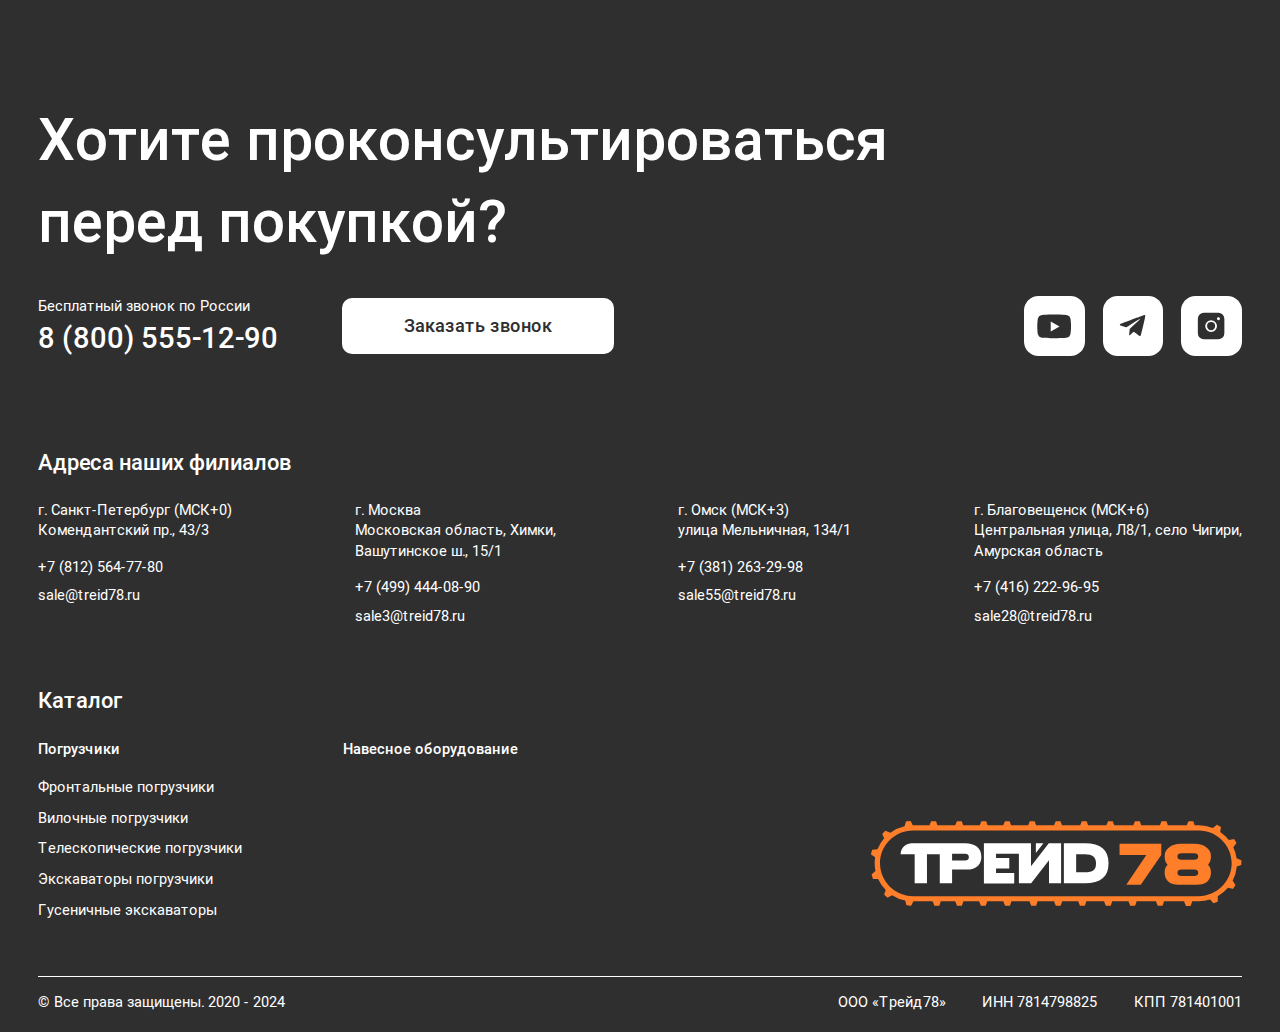
<file: contacts.html>
<!DOCTYPE html>

<html lang="ru">
  <head>
    <meta charset="UTF-8" />
    <meta http-equiv="X-UA-Compatible" content="IE=edge" />
    <meta name="viewport" content="width=device-width, initial-scale=1.0" />

    <title>Document</title>

    <meta name="description" content="Описание" />
    <meta name="image" content="img/icons/logo.svg" />

    <meta property="og:type" content="website" />
    <meta property="og:title" content="Название" />
    <meta property="og:description" content="Описание" />
    <meta property="og:image" content="img/favicon/link-img.png" />
    <meta property="og:url" content="https://" />
    <meta property="og:site" content="" />

    <meta property="vk:image" content="img/favicon/link-img.jpg" />

    <meta name="twitter:card" content="summary_large_image" />
    <meta name="twitter:title" content="Название" />
    <meta name="twitter:description" content="Описание" />
    <meta name="twitter:image" content="img/favicon/link-img.jpg" />

    <link rel="canonical" href="https://" />

    <link
      rel="apple-touch-icon"
      sizes="57x57"
      href="img/favicon/apple-icon-57x57.png"
    />
    <link
      rel="apple-touch-icon"
      sizes="60x60"
      href="img/favicon/apple-icon-60x60.png"
    />
    <link
      rel="apple-touch-icon"
      sizes="72x72"
      href="img/favicon/apple-icon-72x72.png"
    />
    <link
      rel="apple-touch-icon"
      sizes="76x76"
      href="img/favicon/apple-icon-76x76.png"
    />
    <link
      rel="apple-touch-icon"
      sizes="114x114"
      href="img/favicon/apple-icon-114x114.png"
    />
    <link
      rel="apple-touch-icon"
      sizes="120x120"
      href="img/favicon/apple-icon-120x120.png"
    />
    <link
      rel="apple-touch-icon"
      sizes="144x144"
      href="img/favicon/apple-icon-144x144.png"
    />
    <link
      rel="apple-touch-icon"
      sizes="152x152"
      href="img/favicon/apple-icon-152x152.png"
    />
    <link
      rel="apple-touch-icon"
      sizes="180x180"
      href="img/favicon/apple-icon-180x180.png"
    />
    <link
      rel="icon"
      type="image/png"
      sizes="192x192"
      href="img/favicon/android-icon-192x192.png"
    />
    <link
      rel="icon"
      type="image/png"
      sizes="32x32"
      href="img/favicon/favicon-32x32.png"
    />
    <link
      rel="icon"
      type="image/png"
      sizes="96x96"
      href="img/favicon/favicon-96x96.png"
    />
    <link
      rel="icon"
      type="image/png"
      sizes="16x16"
      href="img/favicon/favicon-16x16.png"
    />
    <link rel="manifest" href="img/favicon/manifest.json" />

    <meta name="msapplication-TileColor" content="#ffffff" />
    <meta
      name="msapplication-TileImage"
      content="img/favicon/ms-icon-144x144.png"
    />
    <meta name="theme-color" content="#ffffff" />

    <meta name="apple-mobile-web-app-title" content="Название" />
    <meta name="apple-mobile-web-app-capable" content="yes" />

    <meta name="format-detection" content="telephone=no" />
    <meta name="format-detection" content="address=no" />

    <link rel="stylesheet" href="css/style.css" />
    <link rel="stylesheet" href="css/cookie.css" />
  </head>

  <body>
    <header class="header">
      <div class="container">
        <ul class="header__inner">
          <li class="header__inner-logo">
            <a class="logo" href="index.html">
              <svg class="logo__img">
                <use xlink:href="img/sprite/sprite.svg#logo"></use>
              </svg>
            </a>
          </li>
          <li class="header__inner-menu">
            <nav class="menu">
              <ul class="menu__items">
                <li class="menu__item">
                  <a class="menu__link anim-text anim-text--orange" href="#">
                    Главная
                  </a>
                </li>
                <li class="menu__item menu__item--catalog">
                  <a class="menu__link anim-text anim-text--orange" href="#">
                    Каталог товаров
                  </a>
                  <div class="menu__submenu">
                    <ul class="menu__subitems container">
                      <li class="menu__subitem">
                        <h3 class="menu__subitem-title">Погрузчики</h3>
                        <ul class="menu__subitem-items">
                          <li class="menu__subitem-item">
                            <a
                              class="menu__subitem-link"
                              href="catalog.html#Фронтальные погрузчики"
                            >
                              Фронтальные погрузчики
                            </a>
                          </li>
                          <li class="menu__subitem-item">
                            <a
                              class="menu__subitem-link"
                              href="catalog.html#Экскаваторы-погрузчики"
                            >
                              Экскаваторы-погрузчики
                            </a>
                          </li>
                          <li class="menu__subitem-item">
                            <a
                              class="menu__subitem-link"
                              href="catalog.html#Вилочные погрузчики"
                            >
                              Вилочные погрузчики
                            </a>
                          </li>
                          <li class="menu__subitem-item">
                            <a
                              class="menu__subitem-link"
                              href="catalog.html#Телескопические погрузчики"
                            >
                              Телескопические погрузчики
                            </a>
                          </li>
                          <li class="menu__subitem-item">
                            <a
                              class="menu__subitem-link"
                              href="catalog.html#Гусеничные экскаваторы"
                            >
                              Гусеничные экскаваторы
                            </a>
                          </li>
                        </ul>
                      </li>
                      <li class="menu__subitem">
                        <h3 class="menu__subitem-title">
                          Навесное оборудование
                        </h3>
                        <ul class="menu__subitem-items">
                          <li class="menu__subitem-item">
                            <a
                              class="menu__subitem-link"
                              href="catalog.html#Грузоподъемность1"
                            >
                              Грузоподъемность до 1 тонны
                            </a>
                          </li>
                          <li class="menu__subitem-item">
                            <a
                              class="menu__subitem-link"
                              href="catalog.html#Грузоподъемность2"
                            >
                              Грузоподъемность до 2-х тонн
                            </a>
                          </li>
                          <li class="menu__subitem-item">
                            <a
                              class="menu__subitem-link"
                              href="catalog.html#Грузоподъемность3"
                            >
                              Грузоподъемность до 3-х тонн
                            </a>
                          </li>
                        </ul>
                      </li>
                      <li class="menu__subitem">
                        <h3 class="menu__subitem-title">Запчасти</h3>
                        <ul class="menu__subitem-items">
                          <li class="menu__subitem-item">
                            <a
                              class="menu__subitem-link"
                              href="catalog.html#Запчасти"
                            >
                              ДВС
                            </a>
                          </li>
                          <li class="menu__subitem-item">
                            <a
                              class="menu__subitem-link"
                              href="catalog.html#Запчасти"
                            >
                              Запчасти ДВС
                            </a>
                          </li>
                          <li class="menu__subitem-item">
                            <a
                              class="menu__subitem-link"
                              href="catalog.html#Запчасти"
                            >
                              Ходовая часть
                            </a>
                          </li>
                          <li class="menu__subitem-item">
                            <a
                              class="menu__subitem-link"
                              href="catalog.html#Запчасти"
                            >
                              Трансмиссия
                            </a>
                          </li>
                          <li class="menu__subitem-item">
                            <a
                              class="menu__subitem-link"
                              href="catalog.html#Запчасти"
                            >
                              Гидравлическая система
                            </a>
                          </li>
                          <li class="menu__subitem-item">
                            <a
                              class="menu__subitem-link"
                              href="catalog.html#Запчасти"
                            >
                              Электрическая система
                            </a>
                          </li>
                          <li class="menu__subitem-item">
                            <a
                              class="menu__subitem-link"
                              href="catalog.html#Запчасти"
                            >
                              Фильтра
                            </a>
                          </li>
                          <li class="menu__subitem-item">
                            <a
                              class="menu__subitem-link"
                              href="catalog.html#Запчасти"
                            >
                              Шины
                            </a>
                          </li>
                          <li class="menu__subitem-item">
                            <a
                              class="menu__subitem-link"
                              href="catalog.html#Запчасти"
                            >
                              Топливная система
                            </a>
                          </li>
                          <li class="menu__subitem-item">
                            <a
                              class="menu__subitem-link"
                              href="catalog.html#Запчасти"
                            >
                              Детали кабины
                            </a>
                          </li>
                        </ul>
                      </li>
                    </ul>
                  </div>
                </li>
                <li class="menu__item">
                  <a class="menu__link anim-text anim-text--orange" href="#">
                    Контакты
                  </a>
                </li>
              </ul>
            </nav>
            <div class="menu-small">
              <div class="footer__top-box">
                <span class="footer__text footer__text--top-tel">
                  Бесплатный звонок по России
                </span>
                <a
                  class="footer__tel footer__tel--top-num anim-text anim-text--orange"
                  href="tel:88005551290"
                >
                  8 (800) 555-12-90
                </a>
              </div>
              <div class="footer__top-box footer__top-box--btn-menu">
                <button class="footer__btn btn" type="button">
                  Заказать звонок
                </button>
              </div>
              <div class="menu-small__bottom">
                <ul class="icons">
                  <li class="icons__item">
                    <a class="icons__link" href="#">
                      <svg>
                        <use xlink:href="img/sprite/sprite.svg#icons-1"></use>
                      </svg>
                    </a>
                  </li>
                  <li class="icons__item">
                    <a class="icons__link" href="#">
                      <svg>
                        <use xlink:href="img/sprite/sprite.svg#icons-2"></use>
                      </svg>
                    </a>
                  </li>
                  <li class="icons__item">
                    <a class="icons__link" href="#">
                      <svg>
                        <use xlink:href="img/sprite/sprite.svg#icons-3"></use>
                      </svg>
                    </a>
                  </li>
                </ul>
                <div class="search">
                  <svg>
                    <use xlink:href="img/sprite/sprite.svg#search"></use>
                  </svg>
                </div>
              </div>
            </div>
          </li>
          <li class="header__right-info">
            <a class="tel anim-text anim-text--orange" href="tel:88005551290">
              8 (800) 555-12-90
            </a>
            <button class="header__btn btn btn--white" type="button">
              Заказать звонок
            </button>
            <div class="search">
              <svg><use xlink:href="img/sprite/sprite.svg#search"></use></svg>
            </div>
          </li>
          <li class="header__menu-btn">
            <button class="header__burger" id="header-burger">
              <div class="header__burger-box">
                <span class="header__icon"></span>
              </div>
            </button>
          </li>
        </ul>
      </div>
    </header>

    <main class="main-contacts main-margin">
      <section class="contacts">
        <div class="container">
          <h2 class="contacts__title">Наши контакты</h2>
          <div class="contacts__box">
            <a
              class="contacts__tel anim-text anim-text--orange"
              href="tel:88005551290"
            >
              8 (800) 555-12-90
            </a>
            <span class="contacts__tel-text">
              Бесплатный звонок по России
            </span>
          </div>
          <div class="contacts__requisites">
            <h3 class="contacts__requisites-title">
              Реквизиты компании
              <img
                class="contacts__requisites-arrow"
                src="img/sprite/sprite.svg#contacts-arrow"
                alt="стрелочка"
              />
            </h3>
            <ul class="contacts__items">
              <li class="contacts__item">
                <span class="contacts__left"> ООО «ТРЕЙД78» </span>
                <span class="contacts__right"> г. Санкт-Петербург </span>
              </li>
              <li class="contacts__item">
                <span class="contacts__left"> Юридический адрес </span>
                <span class="contacts__right">
                  197350, Г. САНКТ-ПЕТЕРБУРГ, ВН.ТЕР.Г. МУНИЦИПАЛЬНЫЙ ОКРУГ
                  ЮНТОЛОВО, ПР-КТ КОМЕНДАНТСКИЙ, Д. 43, К. 3, ЛИТЕРА А,ПОМЕЩ.
                  57-Ж
                </span>
              </li>
              <li class="contacts__item">
                <span class="contacts__left"> ИНН </span>
                <span class="contacts__right"> 7814798825 </span>
              </li>
              <li class="contacts__item">
                <span class="contacts__left"> КПП </span>
                <span class="contacts__right"> 781401001 </span>
              </li>
              <li class="contacts__item">
                <span class="contacts__left"> ОГРН </span>
                <span class="contacts__right"> 1217800159499 </span>
              </li>
              <li class="contacts__item">
                <span class="contacts__left"> Р/Сч. </span>
                <span class="contacts__right"> 40702810532470003124 </span>
              </li>
              <li class="contacts__item">
                <span class="contacts__left">
                  ФИЛИАЛ «САНКТ-ПЕТЕРБУРГСКИЙ» АО «АЛЬФА-БАНК»
                </span>
                <span class="contacts__right"></span>
              </li>
              <li class="contacts__item">
                <span class="contacts__left"> БИК </span>
                <span class="contacts__right"> 044030786 </span>
              </li>
              <li class="contacts__item">
                <span class="contacts__left"> К/Сч. </span>
                <span class="contacts__right"> 30101810600000000786 </span>
              </li>
            </ul>
          </div>
          <ul class="contacts__city">
            <li class="contacts__city-item">
              <a
                class="contacts__city-link contacts__city-link--active"
                href="#city-1"
              >
                Санкт-Петербург
              </a>
            </li>
            <li class="contacts__city-item">
              <a class="contacts__city-link" href="#city-2"> Москва </a>
            </li>
            <li class="contacts__city-item">
              <a class="contacts__city-link" href="#city-3"> Омск </a>
            </li>
            <li class="contacts__city-item">
              <a class="contacts__city-link" href="#city-4"> Благовещенск </a>
            </li>
          </ul>
          <ul class="contacts__content">
            <li
              class="contacts__content-item contacts__content-item--active"
              id="city-1"
            >
              <div class="contacts__content-box">
                <h3 class="contacts__content-title">Санкт-Петербург</h3>
                <div class="contacts__content-inner">
                  <div class="contacts__content-tel">
                    <span class="contacts__content-address">
                      Комендантский пр., 43/3
                    </span>
                    <a
                      class="contacts__content-link anim-text anim-text--orange"
                      href="tel:+78125647780"
                    >
                      +7 (812) 564-77-80
                    </a>
                  </div>
                  <a
                    class="contacts__content-mail anim-text"
                    href="mailto:sale@treid78.ru"
                  >
                    sale@treid78.ru
                  </a>
                </div>
              </div>
              <div
                class="contacts__map"
                id="map1"
                data-lat="60.02762856405852"
                data-lng="30.239709000000023"
              ></div>
            </li>
            <li class="contacts__content-item" id="city-2">
              <div class="contacts__content-box">
                <h3 class="contacts__content-title">Москва</h3>
                <div class="contacts__content-inner">
                  <div class="contacts__content-tel">
                    <span class="contacts__content-address">
                      Московская область, Химки, Вашутинское ш., 15/1
                    </span>
                    <a
                      class="contacts__content-link anim-text anim-text--orange"
                      href="tel:+74994440890"
                    >
                      +7 (499) 444-08-90
                    </a>
                  </div>
                  <a
                    class="contacts__content-mail"
                    href="mailto:sale3@treid78.ru"
                  >
                    sale3@treid78.ru
                  </a>
                </div>
              </div>
              <div
                class="contacts__map"
                id="map2"
                data-lat="55.92027006880287"
                data-lng="37.41819149999998"
              ></div>
            </li>
            <li class="contacts__content-item" id="city-3">
              <div class="contacts__content-box">
                <h3 class="contacts__content-title">Омск</h3>
                <div class="contacts__content-inner">
                  <div class="contacts__content-tel">
                    <span class="contacts__content-address">
                      улица Мельничная, 134/1
                    </span>
                    <a
                      class="contacts__content-link anim-text anim-text--orange"
                      href="tel:+73812632998"
                    >
                      +7 (381) 263-29-98
                    </a>
                  </div>
                  <a
                    class="contacts__content-mail"
                    href="mailto:sale55@treid78.ru"
                  >
                    sale55@treid78.ru
                  </a>
                </div>
              </div>
              <div
                class="contacts__map"
                id="map3"
                data-lat="54.89839056976851"
                data-lng="73.30436850000002"
              ></div>
            </li>
            <li class="contacts__content-item" id="city-4">
              <div class="contacts__content-box">
                <h3 class="contacts__content-title">Благовещенск</h3>
                <div class="contacts__content-inner">
                  <div class="contacts__content-tel">
                    <span class="contacts__content-address">
                      Центральная улица, Л8/1, село Чигири, Амурская область
                    </span>
                    <a
                      class="contacts__content-link anim-text anim-text--orange"
                      href="tel:+74162229695"
                    >
                      +7 (416) 222-96-95
                    </a>
                  </div>
                  <a
                    class="contacts__content-mail"
                    href="mailto:sale28@treid78.ru"
                  >
                    sale28@treid78.ru
                  </a>
                </div>
              </div>
              <div
                class="contacts__map"
                id="map4"
                data-lat="50.321189573088745"
                data-lng="127.53263499999991"
              ></div>
            </li>
          </ul>
        </div>
      </section>
    </main>

    <footer class="footer">
      <div class="container">
        <h2 class="footer__title">
          Хотите проконсультироваться <br />
          перед покупкой?
        </h2>
        <ul class="footer__top">
          <li class="footer__top-item footer__top-item--one">
            <div class="footer__top-box">
              <span class="footer__text footer__text--top-tel">
                Бесплатный звонок по России
              </span>
              <a
                class="footer__tel footer__tel--top-num anim-text anim-text--orange"
                href="tel:88005551290"
              >
                8 (800) 555-12-90
              </a>
            </div>
            <div class="footer__top-box footer__top-box--btn-footer">
              <button class="footer__btn btn" type="button">
                Заказать звонок
              </button>
            </div>
          </li>
          <li class="footer__top-item footer__top-item--two">
            <ul class="icons icons--footer">
              <li class="icons__item">
                <a class="icons__link" href="#">
                  <svg>
                    <use xlink:href="img/sprite/sprite.svg#icons-1"></use>
                  </svg>
                </a>
              </li>
              <li class="icons__item">
                <a class="icons__link" href="#">
                  <svg>
                    <use xlink:href="img/sprite/sprite.svg#icons-2"></use>
                  </svg>
                </a>
              </li>
              <li class="icons__item">
                <a class="icons__link" href="#">
                  <svg>
                    <use xlink:href="img/sprite/sprite.svg#icons-3"></use>
                  </svg>
                </a>
              </li>
            </ul>
          </li>
        </ul>
        <div class="footer__center">
          <h3 class="footer__item-title footer__item-title--center">
            Адреса наших филиалов
          </h3>
          <ul class="footer__center-items">
            <li class="footer__center-item">
              <span class="footer__text">
                г. Санкт-Петербург (МСК+0) <br />
                Комендантский пр., 43/3
              </span>
              <a
                class="footer__text footer__text--tel anim-text anim-text--orange"
                href="tel:+78125647780"
              >
                +7 (812) 564-77-80
              </a>
              <a
                class="footer__text footer__text--email anim-text anim-text--orange"
                href="mailto:sale@treid78.ru"
              >
                sale@treid78.ru
              </a>
            </li>
            <li class="footer__center-item">
              <span class="footer__text">
                г. Москва <br />
                Московская область, Химки, <br />
                Вашутинское ш., 15/1
              </span>
              <a
                class="footer__text footer__text--tel anim-text anim-text--orange"
                href="tel:+74994440890"
              >
                +7 (499) 444-08-90
              </a>
              <a
                class="footer__text footer__text--email anim-text anim-text--orange"
                href="mailto:sale3@treid78.ru"
              >
                sale3@treid78.ru
              </a>
            </li>
            <li class="footer__center-item">
              <span class="footer__text">
                г. Омск (МСК+3) <br />
                улица Мельничная, 134/1
              </span>
              <a
                class="footer__text footer__text--tel anim-text anim-text--orange"
                href="tel:+73812632998"
              >
                +7 (381) 263-29-98
              </a>
              <a
                class="footer__text footer__text--email anim-text anim-text--orange"
                href="mailto:sale55@treid78.ru"
              >
                sale55@treid78.ru
              </a>
            </li>
            <li class="footer__center-item">
              <span class="footer__text">
                г. Благовещенск (МСК+6) <br />
                Центральная улица, Л8/1, село Чигири, <br />
                Амурская область
              </span>
              <a
                class="footer__text footer__text--tel anim-text anim-text--orange"
                href="tel:+74162229695"
              >
                +7 (416) 222-96-95
              </a>
              <a
                class="footer__text footer__text--email anim-text anim-text--orange"
                href="mailto:sale28@treid78.ru"
              >
                sale28@treid78.ru
              </a>
            </li>
          </ul>
        </div>
        <div class="footer__catalog">
          <div class="footer__catalog-box">
            <h3 class="footer__item-title footer__item-title--catalog">
              Каталог
            </h3>
            <ul class="footer__catalog-items">
              <li class="footer__catalog-item">
                <h4 class="footer__text footer__text--title">Погрузчики</h4>
                <ul class="footer__text-items">
                  <li class="footer__text-item">
                    <a
                      class="footer__text-link anim-text anim-text--orange"
                      href="#"
                    >
                      Фронтальные погрузчики
                    </a>
                  </li>
                  <li class="footer__text-item">
                    <a
                      class="footer__text-link anim-text anim-text--orange"
                      href="#"
                    >
                      Вилочные погрузчики
                    </a>
                  </li>
                  <li class="footer__text-item">
                    <a
                      class="footer__text-link anim-text anim-text--orange"
                      href="#"
                    >
                      Телескопические погрузчики
                    </a>
                  </li>
                  <li class="footer__text-item">
                    <a
                      class="footer__text-link anim-text anim-text--orange"
                      href="#"
                    >
                      Экскаваторы погрузчики
                    </a>
                  </li>
                  <li class="footer__text-item">
                    <a
                      class="footer__text-link anim-text anim-text--orange"
                      href="#"
                    >
                      Гусеничные экскаваторы
                    </a>
                  </li>
                </ul>
              </li>
              <li class="footer__catalog-item">
                <h4 class="footer__text footer__text--title">
                  Навесное оборудование
                </h4>
              </li>
            </ul>
          </div>
          <div class="footer__logo">
            <img
              class="footer__logo-img"
              src="img/sprite/sprite.svg#footer-logo"
              alt="Логотип"
            />
          </div>
        </div>
        <ul class="footer__bottom">
          <li class="footer__bottom-item">
            <span class="footer__text">
              © Все права защищены. 2020 - 2024
            </span>
          </li>
          <li class="footer__bottom-item footer__bottom-item--flex">
            <span class="footer__text"> ООО «Трейд78» </span>
            <span class="footer__text"> ИНН 7814798825 </span>
            <span class="footer__text"> КПП 781401001 </span>
          </li>
        </ul>
      </div>
    </footer>

    <div class="popup">
      <div class="popup__inner touchable">
        <span class="touchable-trigger"></span>
        <div class="popup__box">
          <h2 class="popup__title"></h2>
          <span class="popup__close popup__close--main"></span>
          <span class="popup__close popup__close--small"> Отмена </span>
        </div>
        <form class="form">
          <input class="form__hidden" type="hidden" />
          <label class="form__label">
            <input class="form__input" type="text" />
            <div class="form__text">
              Имя <span class="form__text--color">*</span>
            </div>
          </label>
          <label class="form__label label-error">
            <input class="form__input" type="tel" />
            <div class="form__text">
              Телефон <span class="form__text--color">*</span>
            </div>
          </label>
          <label class="form__label">
            <input class="form__input" type="text" placeholder="Регион" />
          </label>
          <label class="form-content__checkbox">
            <input class="form-content__input-checkbox" type="checkbox" />
            <span class="form-content__visible">
              <svg><use xlink:href="img/sprite/sprite.svg#check"></use></svg>
            </span>
            <a class="form-content__text" href="#">
              Даю согласие на обработку персональных данных
            </a>
          </label>
          <button class="form__btn btn" type="submit">Отправить</button>
        </form>
      </div>
    </div>

    <div class="popup-product">
      <div class="popup__inner touchable">
        <span class="touchable-trigger"></span>
        <div class="popup__box">
          <h2 class="popup__title">
            Запрос на
            <span class="title--color" style="white-space: nowrap"
              >персональное&nbsp;КП</span
            >
          </h2>
          <span class="popup__close popup__close--main"></span>
          <span class="popup__close popup__close--small"> Отмена </span>
        </div>
        <div class="popup-product__content">
          <div class="popup-product__inner">
            <h3 class="popup-product__inner-title">
              Выбранный товар и дополнительная конфигурация:
            </h3>
            <ul class="popup-product__items">
              <li class="popup-product__item">
                <div class="popup-product__item-text">Вилочный погрузчик</div>
                <div
                  class="popup-product__item-text popup-product__item-text--right"
                >
                  Zoomlion FD35Z
                </div>
              </li>
              <li class="popup-product__item">
                <div class="popup-product__item-text">Высота подъема</div>
                <div
                  class="popup-product__item-text popup-product__item-text--right"
                >
                  4000 мм
                </div>
              </li>
              <li class="popup-product__item">
                <div class="popup-product__item-text">Кабина с отопителем</div>
                <div
                  class="popup-product__item-text popup-product__item-text--right"
                >
                  до 3,5 т г.п.
                </div>
              </li>
              <li class="popup-product__item">
                <div class="popup-product__item-text">Мачта</div>
                <div
                  class="popup-product__item-text popup-product__item-text--right"
                >
                  Z300 5-7 т г.п.
                </div>
              </li>
            </ul>
          </div>
          <form class="form">
            <input class="form__hidden" type="hidden" />
            <label class="form__label">
              <input class="form__input" type="text" />
              <div class="form__text">
                Имя <span class="form__text--color">*</span>
              </div>
            </label>
            <label class="form__label label-error">
              <input class="form__input" type="tel" />
              <div class="form__text">
                Телефон <span class="form__text--color">*</span>
              </div>
            </label>
            <label class="form__label">
              <input class="form__input" type="text" placeholder="Регион" />
            </label>
            <label class="form-content__checkbox">
              <input class="form-content__input-checkbox" type="checkbox" />
              <span class="form-content__visible">
                <svg><use xlink:href="img/sprite/sprite.svg#check"></use></svg>
              </span>
              <a class="form-content__text" href="#">
                Даю согласие на обработку персональных данных
              </a>
            </label>
            <button class="form__btn btn" type="submit">Отправить</button>
          </form>
        </div>
      </div>
    </div>

    <div class="cookie__popup hide">
      <div>
        <img class="cookie__img" src="img/cookie.png" alt="" />
      </div>
      <div class="cookie__text">
        <span> Для улучшения работы сайта мы используем файлы cookie. </span>
        <span>
          Вы всегда можете отключить файлы cookie в настройках браузера.
        </span>
      </div>
      <div class="cookie__btn__wrapper">
        <button class="btn cookie_accept" type="button">Хорошо</button>
      </div>
    </div>

    <script src="js/main.min.js"></script>
    <script
      src="https://api-maps.yandex.ru/2.1/?apikey=ваш API-ключ&lang=ru_RU"
      type="text/javascript"
    ></script>
    <script src="js/main.js"></script>
  </body>
</html>
</file>
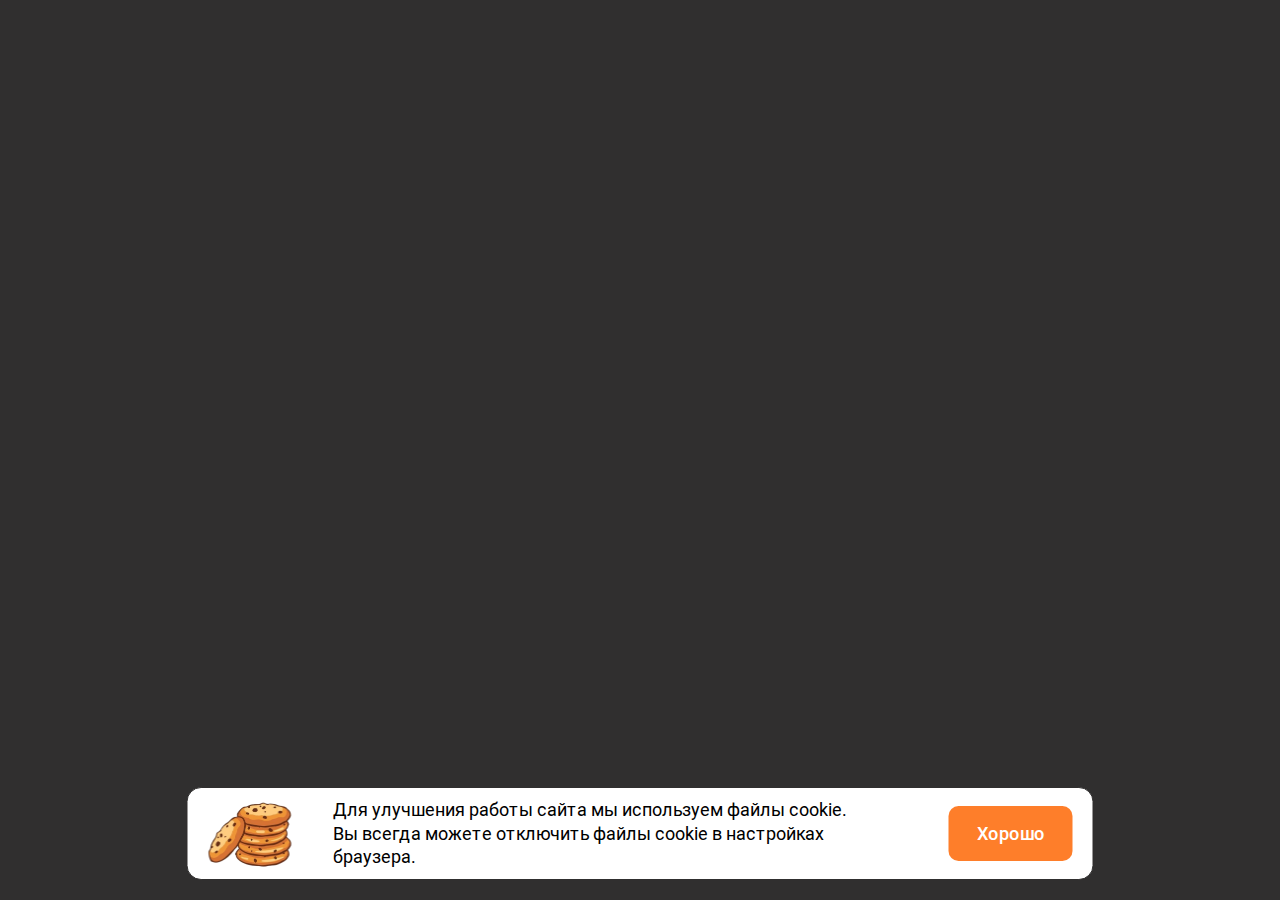
<file: cookie.html>
<!DOCTYPE html>
<html lang="en">
  <head>
    <meta charset="UTF-8" />
    <meta name="viewport" content="width=device-width, initial-scale=1.0" />
    <title>Document</title>
    <link rel="stylesheet" href="css/cookie.css" />
    <link rel="stylesheet" href="css/style.css" />
  </head>
  <body>
    <div class="cookie__popup hide">
      <div>
        <img class="cookie__img" src="img/cookie.png" alt="" />
      </div>
      <div class="cookie__text">
        <span> Для улучшения работы сайта мы используем файлы cookie. </span>
        <span>
          Вы всегда можете отключить файлы cookie в настройках браузера.
        </span>
      </div>
      <div class="cookie__btn__wrapper">
        <button class="btn cookie_accept" type="button">Хорошо</button>
      </div>
    </div>

    <script src="js/main.min.js"></script>
    <script src="js/main.js"></script>
  </body>
</html>
</file>
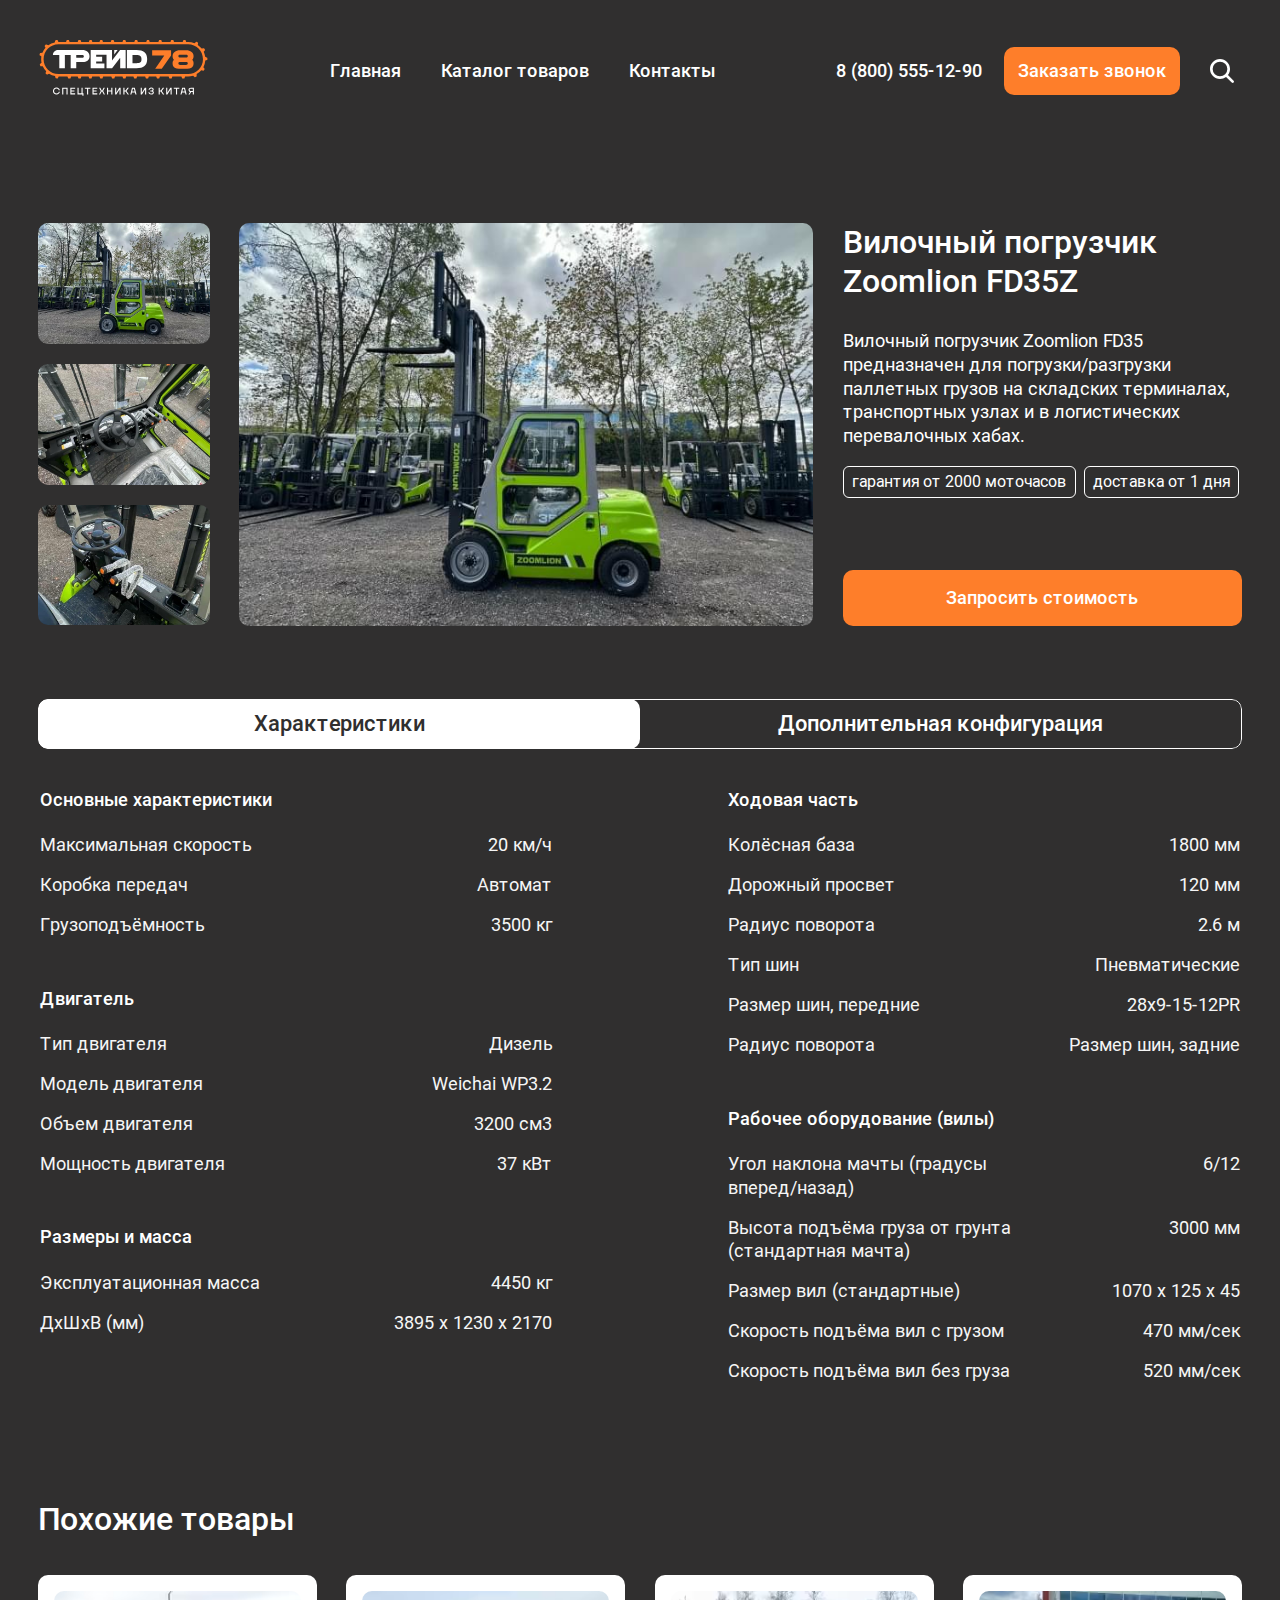
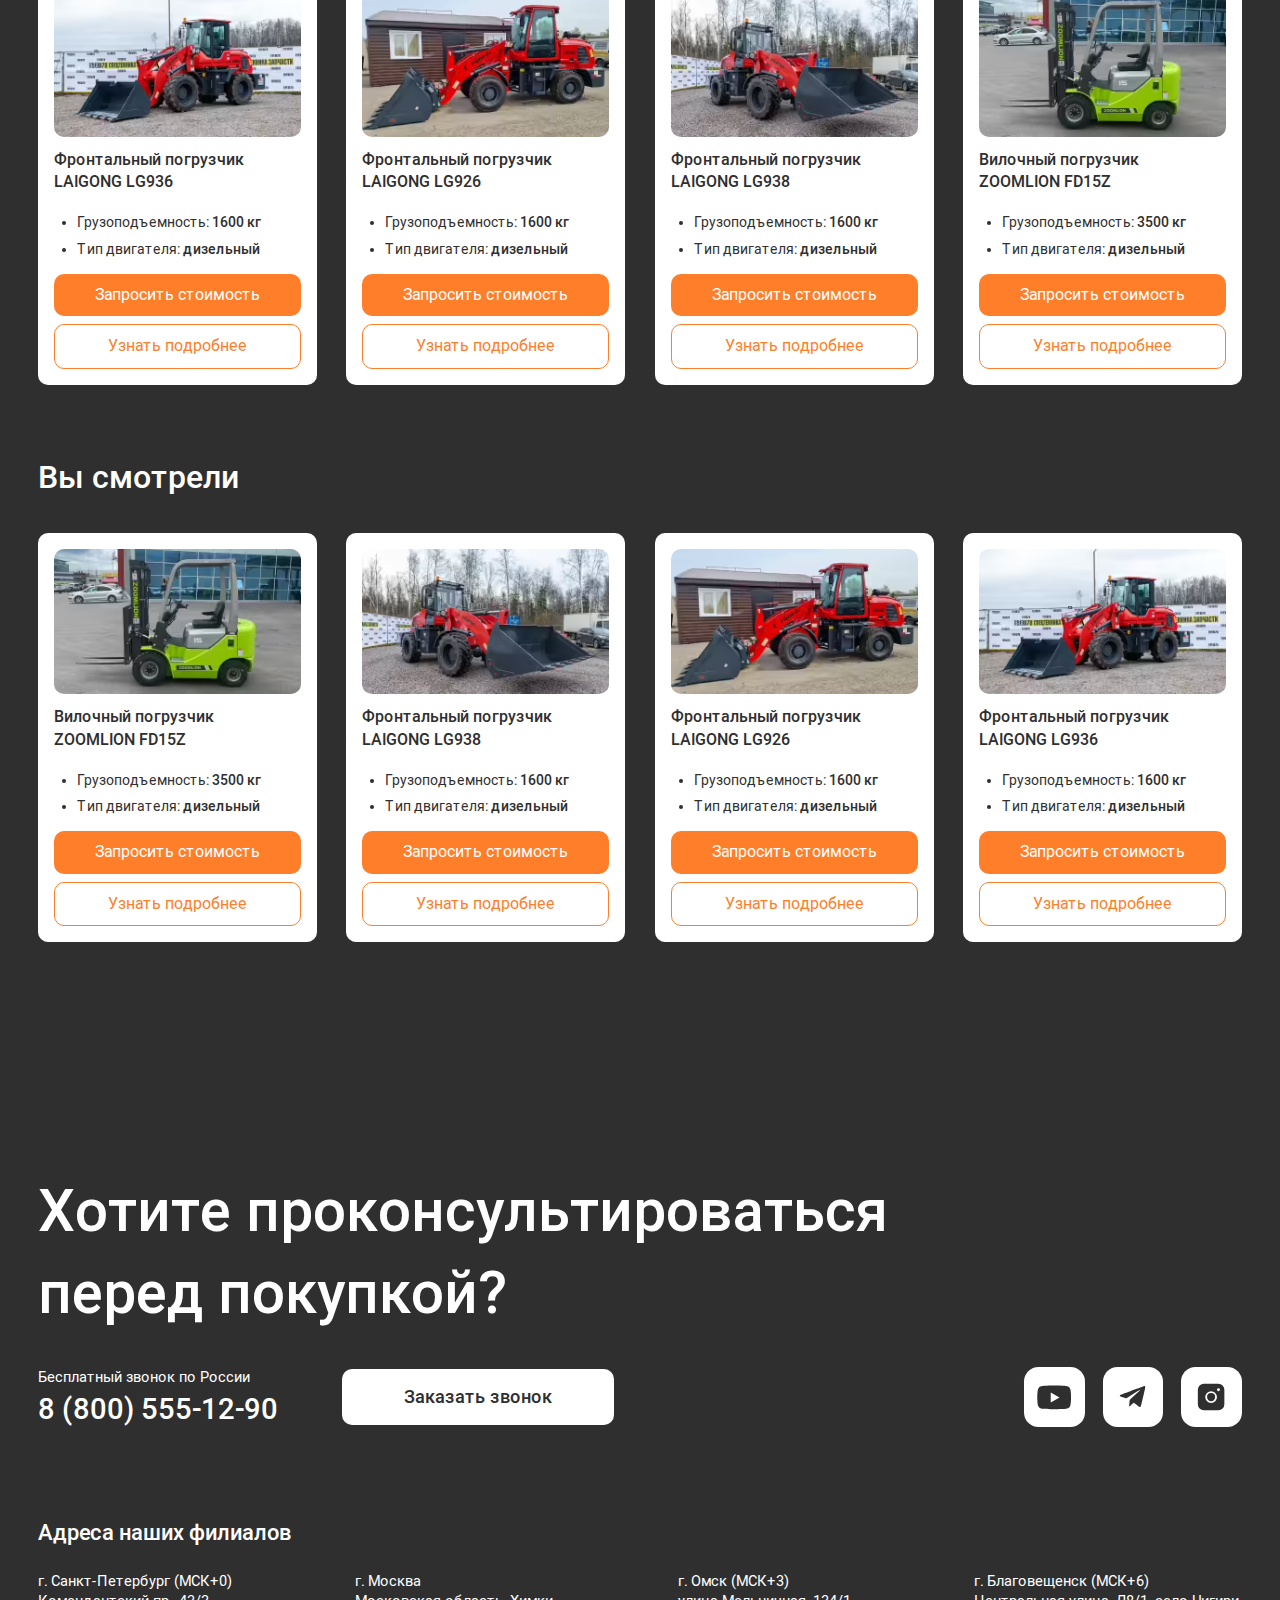
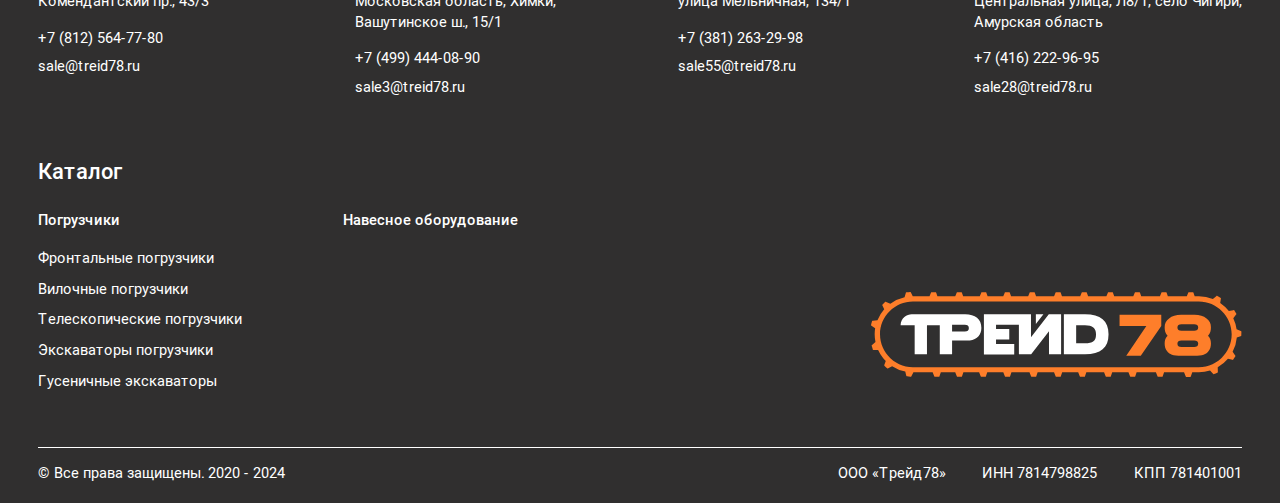
<file: product.html>
<!DOCTYPE html>

<html lang="ru">

<head>

  <meta charset="UTF-8">
  <meta http-equiv="X-UA-Compatible" content="IE=edge">
  <meta name="viewport" content="width=device-width, initial-scale=1.0">

  <title>Document</title>

  <meta name="description" content="Описание">
  <meta name="image" content="img/icons/logo.svg">
  
  <meta property="og:type" content="website">
  <meta property="og:title" content="Название">
  <meta property="og:description" content="Описание">
  <meta property="og:image" content="img/favicon/link-img.png">
  <meta property="og:url" content="https://">
  <meta property="og:site" content="">

  <meta property="vk:image" content="img/favicon/link-img.jpg"/>

  <meta name="twitter:card" content="summary_large_image">
  <meta name="twitter:title" content="Название">
  <meta name="twitter:description" content="Описание">
  <meta name="twitter:image" content="img/favicon/link-img.jpg">

  <link rel="canonical" href="https://">

  <link rel="apple-touch-icon" sizes="57x57" href="img/favicon/apple-icon-57x57.png">
  <link rel="apple-touch-icon" sizes="60x60" href="img/favicon/apple-icon-60x60.png">
  <link rel="apple-touch-icon" sizes="72x72" href="img/favicon/apple-icon-72x72.png">
  <link rel="apple-touch-icon" sizes="76x76" href="img/favicon/apple-icon-76x76.png">
  <link rel="apple-touch-icon" sizes="114x114" href="img/favicon/apple-icon-114x114.png">
  <link rel="apple-touch-icon" sizes="120x120" href="img/favicon/apple-icon-120x120.png">
  <link rel="apple-touch-icon" sizes="144x144" href="img/favicon/apple-icon-144x144.png">
  <link rel="apple-touch-icon" sizes="152x152" href="img/favicon/apple-icon-152x152.png">
  <link rel="apple-touch-icon" sizes="180x180" href="img/favicon/apple-icon-180x180.png">
  <link rel="icon" type="image/png" sizes="192x192" href="img/favicon/android-icon-192x192.png">
  <link rel="icon" type="image/png" sizes="32x32" href="img/favicon/favicon-32x32.png">
  <link rel="icon" type="image/png" sizes="96x96" href="img/favicon/favicon-96x96.png">
  <link rel="icon" type="image/png" sizes="16x16" href="img/favicon/favicon-16x16.png">
  <link rel="manifest" href="img/favicon/manifest.json">

  <meta name="msapplication-TileColor" content="#ffffff">
  <meta name="msapplication-TileImage" content="img/favicon/ms-icon-144x144.png">
  <meta name="theme-color" content="#ffffff">

  <meta name="apple-mobile-web-app-title" content="Название">
  <meta name="apple-mobile-web-app-capable" content="yes">
  
  <meta name="format-detection" content="telephone=no">
  <meta name="format-detection" content="address=no">

  <link rel="stylesheet" href="css/style.css">

</head>

<body>

  <header class="header">
    <div class="container">
      <ul class="header__inner">
        <li class="header__inner-logo">
          <a class="logo" href="index.html">
            <svg class="logo__img"><use xlink:href="img/sprite/sprite.svg#logo"></use></svg>
          </a>
        </li>
        <li class="header__inner-menu">
          <nav class="menu">
            <ul class="menu__items">
              <li class="menu__item">
                <a class="menu__link anim-text anim-text--orange" href="#">
                  Главная
                </a>
              </li>
              <li class="menu__item menu__item--catalog">
                <a class="menu__link anim-text anim-text--orange" href="#">
                  Каталог товаров
                </a>
                <div class="menu__submenu">
                  <ul class="menu__subitems container">
                    <li class="menu__subitem">
                      <h3 class="menu__subitem-title">
                        Погрузчики
                      </h3>
                      <ul class="menu__subitem-items">
                        <li class="menu__subitem-item">
                          <a class="menu__subitem-link" href="catalog.html#Фронтальные погрузчики">
                            Фронтальные погрузчики
                          </a>
                        </li>
                        <li class="menu__subitem-item">
                          <a class="menu__subitem-link" href="catalog.html#Экскаваторы-погрузчики">
                            Экскаваторы-погрузчики
                          </a>
                        </li>
                        <li class="menu__subitem-item">
                          <a class="menu__subitem-link" href="catalog.html#Вилочные погрузчики">
                            Вилочные погрузчики
                          </a>
                        </li>
                        <li class="menu__subitem-item">
                          <a class="menu__subitem-link" href="catalog.html#Телескопические погрузчики">
                            Телескопические погрузчики
                          </a>
                        </li>
                        <li class="menu__subitem-item">
                          <a class="menu__subitem-link" href="catalog.html#Гусеничные экскаваторы">
                            Гусеничные экскаваторы
                          </a>
                        </li>
                      </ul>
                    </li>
                    <li class="menu__subitem">
                      <h3 class="menu__subitem-title">
                        Навесное оборудование
                      </h3>
                      <ul class="menu__subitem-items">
                        <li class="menu__subitem-item">
                          <a class="menu__subitem-link" href="catalog.html#Грузоподъемность1">
                            Грузоподъемность до 1 тонны
                          </a>
                        </li>
                        <li class="menu__subitem-item">
                          <a class="menu__subitem-link" href="catalog.html#Грузоподъемность2">
                            Грузоподъемность до 2-х тонн
                          </a>
                        </li>
                        <li class="menu__subitem-item">
                          <a class="menu__subitem-link" href="catalog.html#Грузоподъемность3">
                            Грузоподъемность до 3-х тонн
                          </a>
                        </li>
                      </ul>
                    </li>
                    <li class="menu__subitem">
                      <h3 class="menu__subitem-title">
                        Запчасти
                      </h3>
                      <ul class="menu__subitem-items">
                        <li class="menu__subitem-item">
                          <a class="menu__subitem-link" href="catalog.html#Запчасти">
                            ДВС
                          </a>
                        </li>
                        <li class="menu__subitem-item">
                          <a class="menu__subitem-link" href="catalog.html#Запчасти">
                            Запчасти ДВС
                          </a>
                        </li>
                        <li class="menu__subitem-item">
                          <a class="menu__subitem-link" href="catalog.html#Запчасти">
                            Ходовая часть
                          </a>
                        </li>
                        <li class="menu__subitem-item">
                          <a class="menu__subitem-link" href="catalog.html#Запчасти">
                            Трансмиссия
                          </a>
                        </li>
                        <li class="menu__subitem-item">
                          <a class="menu__subitem-link" href="catalog.html#Запчасти">
                            Гидравлическая система
                          </a>
                        </li>
                        <li class="menu__subitem-item">
                          <a class="menu__subitem-link" href="catalog.html#Запчасти">
                            Электрическая система
                          </a>
                        </li>
                        <li class="menu__subitem-item">
                          <a class="menu__subitem-link" href="catalog.html#Запчасти">
                            Фильтра
                          </a>
                        </li>
                        <li class="menu__subitem-item">
                          <a class="menu__subitem-link" href="catalog.html#Запчасти">
                            Шины
                          </a>
                        </li>
                        <li class="menu__subitem-item">
                          <a class="menu__subitem-link" href="catalog.html#Запчасти">
                            Топливная система
                          </a>
                        </li>
                        <li class="menu__subitem-item">
                          <a class="menu__subitem-link" href="catalog.html#Запчасти">
                            Детали кабины
                          </a>
                        </li>
                      </ul>
                    </li>
                  </ul>
                </div>
              </li>
              <li class="menu__item">
                <a class="menu__link anim-text anim-text--orange" href="#">
                  Контакты
                </a>
              </li>
            </ul>
          </nav>
          <div class="menu-small">
            <div class="footer__top-box">
              <span class="footer__text footer__text--top-tel">
                Бесплатный звонок по России
              </span>
              <a class="footer__tel footer__tel--top-num anim-text anim-text--orange" href="tel:88005551290">
                8 (800) 555-12-90
              </a>
            </div>
            <div class="footer__top-box footer__top-box--btn-menu">
              <button class="footer__btn btn" type="button">
                Заказать звонок
              </button>
            </div>
            <div class="menu-small__bottom">
              <ul class="icons">
                <li class="icons__item">
                  <a class="icons__link" href="#">
                    <svg><use xlink:href="img/sprite/sprite.svg#icons-1"></use></svg>
                  </a>
                </li>
                <li class="icons__item">
                  <a class="icons__link" href="#">
                    <svg><use xlink:href="img/sprite/sprite.svg#icons-2"></use></svg>
                  </a>
                </li>
                <li class="icons__item">
                  <a class="icons__link" href="#">
                    <svg><use xlink:href="img/sprite/sprite.svg#icons-3"></use></svg>
                  </a>
                </li>
              </ul>
              <div class="search">
                <svg><use xlink:href="img/sprite/sprite.svg#search"></use></svg>
              </div>
            </div>
          </div>
        </li>
        <li class="header__right-info">
          <a class="tel anim-text anim-text--orange" href="tel:88005551290">
            8 (800) 555-12-90
          </a>
          <button class="header__btn btn btn--white" type="button">
            Заказать звонок
          </button>
          <div class="search">
            <svg><use xlink:href="img/sprite/sprite.svg#search"></use></svg>
          </div>
        </li>
        <li class="header__menu-btn">
          <button class="header__burger" id="header-burger">
            <div class="header__burger-box">
              <span class="header__icon"></span>
            </div>
          </button>
        </li>
      </ul>
    </div>
  </header>
  
  <main class="main-product main-margin">

    <section class="product">
      <div class="container">
        <a class="product__back-link" href="#">
          <img class="catalog__title-img" src="img/sprite/sprite.svg#title-arrow" alt="стрелка">
        </a>
        <div class="product__wrapper">
          <div class="product__top">
            <div class="product__pic">
              <div class="product__pic-small swiper swiper-product-small">
                <ul class="product__slider-small swiper-wrapper">
                  <li class="product__item-small swiper-slide">
                    <img class="product__img-small" src="img/product-1.jpg" alt="">
                  </li>
                  <li class="product__item-small swiper-slide">
                    <img class="product__img-small" src="img/product-2.jpg" alt="">
                  </li>
                  <li class="product__item-small swiper-slide">
                    <img class="product__img-small" src="img/product-3.jpg" alt="">
                  </li>
                  <li class="product__item-small swiper-slide">
                    <img class="product__img-small" src="img/product-3.jpg" alt="">
                  </li>
                </ul>
              </div>
              <div class="product__pic-big swiper swiper-product-big">
                <ul class="product__slider-big swiper-wrapper">
                  <li class="product__item-big swiper-slide">
                    <img class="product__img-big" src="img/product-1.jpg" alt="">
                  </li>
                  <li class="product__item-big swiper-slide">
                    <img class="product__img-big" src="img/product-2.jpg" alt="">
                  </li>
                  <li class="product__item-big swiper-slide">
                    <img class="product__img-big" src="img/product-3.jpg" alt="">
                  </li>
                  <li class="product__item-big swiper-slide">
                    <img class="product__img-big" src="img/product-3.jpg" alt="">
                  </li>
                </ul>
              </div>
            </div>
            <div class="product__info">
              <div class="product__box">
                <h2 class="product__title title title--small">
                  Вилочный погрузчик Zoomlion FD35Z
                </h2>
                <div class="product__text">
                  <p>
                    Вилочный погрузчик Zoomlion FD35 предназначен для погрузки/разгрузки паллетных грузов на складских терминалах, транспортных узлах и в логистических перевалочных хабах. 
                  </p>
                </div>
                <ul class="product__advantages">
                  <li class="product__advantages-item">
                    гарантия от 2000 моточасов
                  </li>
                  <li class="product__advantages-item">
                    доставка от 1 дня
                  </li>
                </ul>
              </div>
              <button class="product__btn btn" type="button">
                Запросить стоимость
              </button>
            </div>
          </div>
          <div class="product__content">
            <div class="product__content-box">
              <span class="product__bg"></span>
              <ul class="product__items">
                <li class="product__item">
                  <a class="product__item-link product__item-link--active" href="#tab-1">
                    Характеристики
                  </a>
                </li>
                <li class="product__item">
                  <a class="product__item-link" href="#tab-2">
                    Дополнительная конфигурация
                  </a>
                </li>
              </ul>
            </div>
            <ul class="product__inner">
              <li class="product__inner-item product__inner-item--active" id="tab-1">
                <ul class="product__properties">
                  <li class="product__properties-item">
                    <table class="product__table">
                      <thead class="product__thead">
                        <tr class="product__tr">
                          <th class="product__th">
                            Основные характеристики
                            <img class="product__th-arrow" src="img/sprite/sprite.svg#tbody-arrow" alt="стрелочка">
                          </th>
                        </tr>
                      </thead>
                      <tbody class="product__tbody">
                        <tr class="product__tr">
                          <td class="product__td">Максимальная скорость</td>
                          <td class="product__td">20 км/ч</td>
                        </tr>
                        <tr class="product__tr">
                          <td class="product__td">Коробка передач</td>
                          <td class="product__td">Автомат</td>
                        </tr>
                        <tr class="product__tr">
                          <td class="product__td">Грузоподъёмность</td>
                          <td class="product__td">3500 кг</td>
                        </tr>
                      </tbody>
                    </table>
                  </li>
                  <li class="product__properties-item">
                    <table class="product__table">
                      <thead class="product__thead">
                        <tr class="product__tr">
                          <th class="product__th">
                            Двигатель
                            <img class="product__th-arrow" src="img/sprite/sprite.svg#tbody-arrow" alt="стрелочка">
                          </th>
                        </tr>
                      </thead>
                      <tbody class="product__tbody">
                        <tr class="product__tr">
                          <td class="product__td">Тип двигателя</td>
                          <td class="product__td">Дизель</td>
                        </tr>
                        <tr class="product__tr">
                          <td class="product__td">Модель двигателя</td>
                          <td class="product__td">Weichai WP3.2</td>
                        </tr>
                        <tr class="product__tr">
                          <td class="product__td">Объем двигателя</td>
                          <td class="product__td">3200 см3</td>
                        </tr>
                        <tr class="product__tr">
                          <td class="product__td">Мощность двигателя</td>
                          <td class="product__td">37 кВт</td>
                        </tr>
                      </tbody>
                    </table>
                  </li>
                  <li class="product__properties-item">
                    <table class="product__table">
                      <thead class="product__thead">
                        <tr class="product__tr">
                          <th class="product__th">
                            Размеры и масса
                            <img class="product__th-arrow" src="img/sprite/sprite.svg#tbody-arrow" alt="стрелочка">
                          </th>
                        </tr>
                      </thead>
                      <tbody class="product__tbody">
                        <tr class="product__tr">
                          <td class="product__td">Эксплуатационная масса</td>
                          <td class="product__td">4450 кг</td>
                        </tr>
                        <tr class="product__tr">
                          <td class="product__td">ДxШxВ (мм)</td>
                          <td class="product__td">3895 х 1230 х 2170</td>
                        </tr>
                      </tbody>
                    </table>
                  </li>
                  <li class="product__properties-item">
                    <table class="product__table">
                      <thead class="product__thead">
                        <tr class="product__tr">
                          <th class="product__th">
                            Ходовая часть
                            <img class="product__th-arrow" src="img/sprite/sprite.svg#tbody-arrow" alt="стрелочка">
                          </th>
                        </tr>
                      </thead>
                      <tbody class="product__tbody">
                        <tr class="product__tr">
                          <td class="product__td">Колёсная база</td>
                          <td class="product__td">1800 мм</td>
                        </tr>
                        <tr class="product__tr">
                          <td class="product__td">Дорожный просвет</td>
                          <td class="product__td">120 мм</td>
                        </tr>
                        <tr class="product__tr">
                          <td class="product__td">Радиус поворота</td>
                          <td class="product__td">2.6 м</td>
                        </tr>
                        <tr class="product__tr">
                          <td class="product__td">Тип шин</td>
                          <td class="product__td">Пневматические</td>
                        </tr>
                        <tr class="product__tr">
                          <td class="product__td">Размер шин, передние</td>
                          <td class="product__td">28х9-15-12PR</td>
                        </tr>
                        <tr class="product__tr">
                          <td class="product__td">Радиус поворота</td>
                          <td class="product__td">Размер шин, задние</td>
                        </tr>
                      </tbody>
                    </table>
                  </li>
                  <li class="product__properties-item">
                    <table class="product__table">
                      <thead class="product__thead">
                        <tr class="product__tr">
                          <th class="product__th">
                            Рабочее оборудование (вилы)
                            <img class="product__th-arrow" src="img/sprite/sprite.svg#tbody-arrow" alt="стрелочка">
                          </th>
                        </tr>
                      </thead>
                      <tbody class="product__tbody">
                        <tr class="product__tr">
                          <td class="product__td">Угол наклона мачты (градусы вперед/назад)</td>
                          <td class="product__td">6/12</td>
                        </tr>
                        <tr class="product__tr">
                          <td class="product__td">Высота подъёма груза от грунта (стандартная мачта)</td>
                          <td class="product__td">3000 мм</td>
                        </tr>
                        <tr class="product__tr">
                          <td class="product__td">Размер вил (стандартные)</td>
                          <td class="product__td">1070 х 125 х 45</td>
                        </tr>
                        <tr class="product__tr">
                          <td class="product__td">Скорость подъёма вил с грузом</td>
                          <td class="product__td">470 мм/сек</td>
                        </tr>
                        <tr class="product__tr">
                          <td class="product__td">Скорость подъёма вил без груза</td>
                          <td class="product__td">520 мм/сек</td>
                        </tr>
                      </tbody>
                    </table>
                  </li>
                </ul>
              </li>
              <li class="product__inner-item" id="tab-2">
                <h3 class="product__inner-title">
                  Выберите дополнительные опции
                </h3>
                <ul class="product__dop touchable-bg">
                  <li class="product__dop-item">
                    <h4 class="product__dop-title">
                      Высота подъёма
                    </h4>
                    <div class="product__small-open">
                      <span>Не выбрано</span>
                      <img class="product__small-open-img" src="img/sprite/sprite.svg#small-open-arrow" alt="стрелочка">
                    </div>
                    <div class="product__dop-small-box touchable">
                      <span class="touchable-trigger"></span>
                      <div class="product__dop-wrapper">
                        <h4 class="product__dop-title product__dop-title--small">
                          Высота подъёма
                        </h4>
                        <div class="product__dop-close catalog__first-close close">
                          Отмена
                        </div>
                      </div>
                      <ul class="product__dop-subitems">
                        <li class="product__dop-subitem">
                          <label class="form-content__checkbox">
                            <input class="form-content__input-checkbox" type="radio" name="filter-1" value="Не выбрано" checked>
                            <span class="form-content__visible">
                              <svg><use xlink:href="img/sprite/sprite.svg#check"></use></svg>
                            </span>
                            <span class="form-content__text">
                              Не выбрано
                            </span>
                          </label>
                        </li>
                        <li class="product__dop-subitem">
                          <label class="form-content__checkbox">
                            <input class="form-content__input-checkbox" type="radio" name="filter-1" value="3000 мм">
                            <span class="form-content__visible">
                              <svg><use xlink:href="img/sprite/sprite.svg#check"></use></svg>
                            </span>
                            <span class="form-content__text">
                              3000 мм
                            </span>
                          </label>
                        </li>
                        <li class="product__dop-subitem">
                          <label class="form-content__checkbox">
                            <input class="form-content__input-checkbox" type="radio" name="filter-1" value="4000 мм">
                            <span class="form-content__visible">
                              <svg><use xlink:href="img/sprite/sprite.svg#check"></use></svg>
                            </span>
                            <span class="form-content__text">
                              4000 мм
                            </span>
                          </label>
                        </li>
                        <li class="product__dop-subitem">
                          <label class="form-content__checkbox">
                            <input class="form-content__input-checkbox" type="radio" name="filter-1" value="5000 мм">
                            <span class="form-content__visible">
                              <svg><use xlink:href="img/sprite/sprite.svg#check"></use></svg>
                            </span>
                            <span class="form-content__text">
                              5000 мм
                            </span>
                          </label>
                        </li>
                        <li class="product__dop-subitem">
                          <label class="form-content__checkbox">
                            <input class="form-content__input-checkbox" type="radio" name="filter-1" value="6000 мм">
                            <span class="form-content__visible">
                              <svg><use xlink:href="img/sprite/sprite.svg#check"></use></svg>
                            </span>
                            <span class="form-content__text">
                              6000 мм
                            </span>
                          </label>
                        </li>
                        <li class="product__dop-subitem">
                          <label class="form-content__checkbox">
                            <input class="form-content__input-checkbox" type="radio" name="filter-1" value="7000 мм">
                            <span class="form-content__visible">
                              <svg><use xlink:href="img/sprite/sprite.svg#check"></use></svg>
                            </span>
                            <span class="form-content__text">
                              7000 мм
                            </span>
                          </label>
                        </li>
                      </ul>
                      <div class="product__dop-subitems-box btn-close btn-close">
                        <button class="product__dop-subitems-btn btn" type="button">
                          Применить
                        </button>
                      </div>
                    </div>
                  </li>
                  <li class="product__dop-item">
                    <h4 class="product__dop-title">
                      Боковое смещение каретки вил
                    </h4>
                    <div class="product__small-open">
                      <span>Не выбрано</span>
                      <img class="product__small-open-img" src="img/sprite/sprite.svg#small-open-arrow" alt="стрелочка">
                    </div>
                    <div class="product__dop-small-box touchable">
                      <span class="touchable-trigger"></span>
                      <div class="product__dop-wrapper">
                        <h4 class="product__dop-title product__dop-title--small">
                          Боковое смещение каретки вил
                        </h4>
                        <div class="product__dop-close catalog__first-close close">
                          Отмена
                        </div>
                      </div>
                      <ul class="product__dop-subitems">
                        <li class="product__dop-subitem">
                          <label class="form-content__checkbox">
                            <input class="form-content__input-checkbox" type="radio" name="filter-2" value="Не выбрано" checked>
                            <span class="form-content__visible">
                              <svg><use xlink:href="img/sprite/sprite.svg#check"></use></svg>
                            </span>
                            <span class="form-content__text">
                              Не выбрано
                            </span>
                          </label>
                        </li>
                        <li class="product__dop-subitem">
                          <label class="form-content__checkbox">
                            <input class="form-content__input-checkbox" type="radio" name="filter-2" value="до 3,5 т г.п.">
                            <span class="form-content__visible">
                              <svg><use xlink:href="img/sprite/sprite.svg#check"></use></svg>
                            </span>
                            <span class="form-content__text">
                              до 3,5 т г.п.
                            </span>
                          </label>
                        </li>
                        <li class="product__dop-subitem">
                          <label class="form-content__checkbox">
                            <input class="form-content__input-checkbox" type="radio" name="filter-2" value="5-7 т г.п.">
                            <span class="form-content__visible">
                              <svg><use xlink:href="img/sprite/sprite.svg#check"></use></svg>
                            </span>
                            <span class="form-content__text">
                              5-7 т г.п.
                            </span>
                          </label>
                        </li>
                        <li class="product__dop-subitem">
                          <label class="form-content__checkbox">
                            <input class="form-content__input-checkbox" type="radio" name="filter-2" value="8-10 т г.п.">
                            <span class="form-content__visible">
                              <svg><use xlink:href="img/sprite/sprite.svg#check"></use></svg>
                            </span>
                            <span class="form-content__text">
                              8-10 т г.п.
                            </span>
                          </label>
                        </li>
                      </ul>
                      <div class="product__dop-subitems-box btn-close">
                        <button class="product__dop-subitems-btn btn" type="button">
                          Применить
                        </button>
                      </div>
                    </div>
                  </li>
                  <li class="product__dop-item">
                    <h4 class="product__dop-title">
                      Кабина с отопителем
                    </h4>
                    <div class="product__small-open">
                      <span>Не выбрано</span>
                      <img class="product__small-open-img" src="img/sprite/sprite.svg#small-open-arrow" alt="стрелочка">
                    </div>
                    <div class="product__dop-small-box touchable">
                      <span class="touchable-trigger"></span>
                      <div class="product__dop-wrapper">
                        <h4 class="product__dop-title product__dop-title--small">
                          Кабина с отопителем
                        </h4>
                        <div class="product__dop-close catalog__first-close close">
                          Отмена
                        </div>
                      </div>
                      <ul class="product__dop-subitems">
                        <li class="product__dop-subitem">
                          <label class="form-content__checkbox">
                            <input class="form-content__input-checkbox" type="radio" name="filter-3" value="Не выбрано" checked>
                            <span class="form-content__visible">
                              <svg><use xlink:href="img/sprite/sprite.svg#check"></use></svg>
                            </span>
                            <span class="form-content__text">
                              Не выбрано
                            </span>
                          </label>
                        </li>
                        <li class="product__dop-subitem">
                          <label class="form-content__checkbox">
                            <input class="form-content__input-checkbox" type="radio" name="filter-3" value="до 3,5 т г.п.">
                            <span class="form-content__visible">
                              <svg><use xlink:href="img/sprite/sprite.svg#check"></use></svg>
                            </span>
                            <span class="form-content__text">
                              до 3,5 т г.п.
                            </span>
                          </label>
                        </li>
                        <li class="product__dop-subitem">
                          <label class="form-content__checkbox">
                            <input class="form-content__input-checkbox" type="radio" name="filter-3" value="5-7 т г.п.">
                            <span class="form-content__visible">
                              <svg><use xlink:href="img/sprite/sprite.svg#check"></use></svg>
                            </span>
                            <span class="form-content__text">
                              5-7 т г.п.
                            </span>
                          </label>
                        </li>
                        <li class="product__dop-subitem">
                          <label class="form-content__checkbox">
                            <input class="form-content__input-checkbox" type="radio" name="filter-3" value="8-10 т г.п.">
                            <span class="form-content__visible">
                              <svg><use xlink:href="img/sprite/sprite.svg#check"></use></svg>
                            </span>
                            <span class="form-content__text">
                              8-10 т г.п.
                            </span>
                          </label>
                        </li>
                      </ul>
                      <div class="product__dop-subitems-box btn-close">
                        <button class="product__dop-subitems-btn btn" type="button">
                          Применить
                        </button>
                      </div>
                    </div>
                  </li>
                  <li class="product__dop-item">
                    <h4 class="product__dop-title">
                      Мачта
                    </h4>
                    <div class="product__small-open">
                      <span>Не выбрано</span>
                      <img class="product__small-open-img" src="img/sprite/sprite.svg#small-open-arrow" alt="стрелочка">
                    </div>
                    <div class="product__dop-small-box touchable">
                      <span class="touchable-trigger"></span>
                      <div class="product__dop-wrapper">
                        <h4 class="product__dop-title product__dop-title--small">
                          Мачта
                        </h4>
                        <div class="product__dop-close catalog__first-close close">
                          Отмена
                        </div>
                      </div>
                      <ul class="product__dop-subitems">
                        <li class="product__dop-subitem">
                          <label class="form-content__checkbox">
                            <input class="form-content__input-checkbox" type="radio" name="filter-4" value="Не выбрано" checked>
                            <span class="form-content__visible">
                              <svg><use xlink:href="img/sprite/sprite.svg#check"></use></svg>
                            </span>
                            <span class="form-content__text">
                              Не выбрано
                            </span>
                          </label>
                        </li>
                        <li class="product__dop-subitem">
                          <label class="form-content__checkbox">
                            <input class="form-content__input-checkbox" type="radio" name="filter-4" value="Z300 5-7 т г.п.">
                            <span class="form-content__visible">
                              <svg><use xlink:href="img/sprite/sprite.svg#check"></use></svg>
                            </span>
                            <span class="form-content__text">
                              Z300 5-7 т г.п.
                            </span>
                          </label>
                        </li>
                        <li class="product__dop-subitem">
                          <label class="form-content__checkbox">
                            <input class="form-content__input-checkbox" type="radio" name="filter-4" value="Z300 5-7 т г.п.">
                            <span class="form-content__visible">
                              <svg><use xlink:href="img/sprite/sprite.svg#check"></use></svg>
                            </span>
                            <span class="form-content__text">
                              Z300 5-7 т г.п.
                            </span>
                          </label>
                        </li>
                        <li class="product__dop-subitem">
                          <label class="form-content__checkbox">
                            <input class="form-content__input-checkbox" type="radio" name="filter-4" value="Z300 8-10 т г.п.">
                            <span class="form-content__visible">
                              <svg><use xlink:href="img/sprite/sprite.svg#check"></use></svg>
                            </span>
                            <span class="form-content__text">
                              Z300 8-10 т г.п.
                            </span>
                          </label>
                        </li>
                        <li class="product__dop-subitem">
                          <label class="form-content__checkbox">
                            <input class="form-content__input-checkbox" type="radio" name="filter-4" value="M400 до 3,5 т г.п.">
                            <span class="form-content__visible">
                              <svg><use xlink:href="img/sprite/sprite.svg#check"></use></svg>
                            </span>
                            <span class="form-content__text">
                              M400 до 3,5 т г.п.
                            </span>
                          </label>
                        </li>
                        <li class="product__dop-subitem">
                          <label class="form-content__checkbox">
                            <input class="form-content__input-checkbox" type="radio" name="filter-4" value="M400 5-7 т г.п.">
                            <span class="form-content__visible">
                              <svg><use xlink:href="img/sprite/sprite.svg#check"></use></svg>
                            </span>
                            <span class="form-content__text">
                              M400 5-7 т г.п.
                            </span>
                          </label>
                        </li>
                        <li class="product__dop-subitem">
                          <label class="form-content__checkbox">
                            <input class="form-content__input-checkbox" type="radio" name="filter-4" value="S450 до 3,5 т г.п.">
                            <span class="form-content__visible">
                              <svg><use xlink:href="img/sprite/sprite.svg#check"></use></svg>
                            </span>
                            <span class="form-content__text">
                              S450 до 3,5 т г.п.
                            </span>
                          </label>
                        </li>
                        <li class="product__dop-subitem">
                          <label class="form-content__checkbox">
                            <input class="form-content__input-checkbox" type="radio" name="filter-4" value="S450 5-7 т г.п.">
                            <span class="form-content__visible">
                              <svg><use xlink:href="img/sprite/sprite.svg#check"></use></svg>
                            </span>
                            <span class="form-content__text">
                              S450 5-7 т г.п.
                            </span>
                          </label>
                        </li>
                        <li class="product__dop-subitem">
                          <label class="form-content__checkbox">
                            <input class="form-content__input-checkbox" type="radio" name="filter-4" value="S480 до 3,5 т г.п.">
                            <span class="form-content__visible">
                              <svg><use xlink:href="img/sprite/sprite.svg#check"></use></svg>
                            </span>
                            <span class="form-content__text">
                              S480 до 3,5 т г.п.
                            </span>
                          </label>
                        </li>
                        <li class="product__dop-subitem">
                          <label class="form-content__checkbox">
                            <input class="form-content__input-checkbox" type="radio" name="filter-4" value="S480 5-7 т г.п.">
                            <span class="form-content__visible">
                              <svg><use xlink:href="img/sprite/sprite.svg#check"></use></svg>
                            </span>
                            <span class="form-content__text">
                              S480 5-7 т г.п.
                            </span>
                          </label>
                        </li>
                        <li class="product__dop-subitem">
                          <label class="form-content__checkbox">
                            <input class="form-content__input-checkbox" type="radio" name="filter-4" value="S500 до 3,5 т г.п.">
                            <span class="form-content__visible">
                              <svg><use xlink:href="img/sprite/sprite.svg#check"></use></svg>
                            </span>
                            <span class="form-content__text">
                              S500 до 3,5 т г.п.
                            </span>
                          </label>
                        </li>
                        <li class="product__dop-subitem">
                          <label class="form-content__checkbox">
                            <input class="form-content__input-checkbox" type="radio" name="filter-4" value="S500 5-7 т г.п.">
                            <span class="form-content__visible">
                              <svg><use xlink:href="img/sprite/sprite.svg#check"></use></svg>
                            </span>
                            <span class="form-content__text">
                              S500 5-7 т г.п.
                            </span>
                          </label>
                        </li>
                        <li class="product__dop-subitem">
                          <label class="form-content__checkbox">
                            <input class="form-content__input-checkbox" type="radio" name="filter-4" value="S600 до 3,5 т г.п.">
                            <span class="form-content__visible">
                              <svg><use xlink:href="img/sprite/sprite.svg#check"></use></svg>
                            </span>
                            <span class="form-content__text">
                              S600 до 3,5 т г.п.
                            </span>
                          </label>
                        </li>
                        <li class="product__dop-subitem">
                          <label class="form-content__checkbox">
                            <input class="form-content__input-checkbox" type="radio" name="filter-4" value="S600 5-7 т г.п.">
                            <span class="form-content__visible">
                              <svg><use xlink:href="img/sprite/sprite.svg#check"></use></svg>
                            </span>
                            <span class="form-content__text">
                              S600 5-7 т г.п.
                            </span>
                          </label>
                        </li>
                      </ul>
                      <div class="product__dop-subitems-box btn-close">
                        <button class="product__dop-subitems-btn btn" type="button">
                          Применить
                        </button>
                      </div>
                    </div>
                  </li>
                  <li class="product__dop-item">
                    <h4 class="product__dop-title">
                      Шины суперэластик
                    </h4>
                    <div class="product__small-open">
                      <span>Не выбрано</span>
                      <img class="product__small-open-img" src="img/sprite/sprite.svg#small-open-arrow" alt="стрелочка">
                    </div>
                    <div class="product__dop-small-box touchable">
                      <span class="touchable-trigger"></span>
                      <div class="product__dop-wrapper">
                        <h4 class="product__dop-title product__dop-title--small">
                          Шины суперэластик
                        </h4>
                        <div class="product__dop-close catalog__first-close close">
                          Отмена
                        </div>
                      </div>
                      <ul class="product__dop-subitems">
                        <li class="product__dop-subitem">
                          <label class="form-content__checkbox">
                            <input class="form-content__input-checkbox" type="radio" name="filter-5" value="Не выбрано" checked>
                            <span class="form-content__visible">
                              <svg><use xlink:href="img/sprite/sprite.svg#check"></use></svg>
                            </span>
                            <span class="form-content__text">
                              Не выбрано
                            </span>
                          </label>
                        </li>
                        <li class="product__dop-subitem">
                          <label class="form-content__checkbox">
                            <input class="form-content__input-checkbox" type="radio" name="filter-5" value="до 3,5 т г.п. (4 шины)">
                            <span class="form-content__visible">
                              <svg><use xlink:href="img/sprite/sprite.svg#check"></use></svg>
                            </span>
                            <span class="form-content__text">
                              до 3,5 т г.п. (4 шины)
                            </span>
                          </label>
                        </li>
                        <li class="product__dop-subitem">
                          <label class="form-content__checkbox">
                            <input class="form-content__input-checkbox" type="radio" name="filter-5" value="5-7 т г.п. (6 шин)">
                            <span class="form-content__visible">
                              <svg><use xlink:href="img/sprite/sprite.svg#check"></use></svg>
                            </span>
                            <span class="form-content__text">
                              5-7 т г.п. (6 шин)
                            </span>
                          </label>
                        </li>
                      </ul>
                      <div class="product__dop-subitems-box btn-close">
                        <button class="product__dop-subitems-btn btn" type="button">
                          Применить
                        </button>
                      </div>
                    </div>
                  </li>
                  <li class="product__dop-item">
                    <h4 class="product__dop-title">
                      Спарка
                    </h4>
                    <div class="product__small-open">
                      <span>Не выбрано</span>
                      <img class="product__small-open-img" src="img/sprite/sprite.svg#small-open-arrow" alt="стрелочка">
                    </div>
                    <div class="product__dop-small-box touchable">
                      <span class="touchable-trigger"></span>
                      <div class="product__dop-wrapper">
                        <h4 class="product__dop-title product__dop-title--small">
                          Спарка
                        </h4>
                        <div class="product__dop-close catalog__first-close close">
                          Отмена
                        </div>
                      </div>
                      <ul class="product__dop-subitems">
                        <li class="product__dop-subitem">
                          <label class="form-content__checkbox">
                            <input class="form-content__input-checkbox" type="radio" name="filter-6" value="Не выбрано" checked>
                            <span class="form-content__visible">
                              <svg><use xlink:href="img/sprite/sprite.svg#check"></use></svg>
                            </span>
                            <span class="form-content__text">
                              Не выбрано
                            </span>
                          </label>
                        </li>
                        <li class="product__dop-subitem">
                          <label class="form-content__checkbox">
                            <input class="form-content__input-checkbox" type="radio" name="filter-6" value="до 3,5 т г.п.">
                            <span class="form-content__visible">
                              <svg><use xlink:href="img/sprite/sprite.svg#check"></use></svg>
                            </span>
                            <span class="form-content__text">
                              до 3,5 т г.п.
                            </span>
                          </label>
                        </li>
                      </ul>
                      <div class="product__dop-subitems-box btn-close">
                        <button class="product__dop-subitems-btn btn" type="button">
                          Применить
                        </button>
                      </div>
                    </div>
                  </li>
                  <li class="product__dop-item">
                    <h4 class="product__dop-title">
                      Сталкиватель
                    </h4>
                    <div class="product__small-open">
                      <span>Не выбрано</span>
                      <img class="product__small-open-img" src="img/sprite/sprite.svg#small-open-arrow" alt="стрелочка">
                    </div>
                    <div class="product__dop-small-box touchable">
                      <span class="touchable-trigger"></span>
                      <div class="product__dop-wrapper">
                        <h4 class="product__dop-title product__dop-title--small">
                          Сталкиватель
                        </h4>
                        <div class="product__dop-close catalog__first-close close">
                          Отмена
                        </div>
                      </div>
                      <ul class="product__dop-subitems">
                        <li class="product__dop-subitem">
                          <label class="form-content__checkbox">
                            <input class="form-content__input-checkbox" type="radio" name="filter-7" value="Не выбрано" checked>
                            <span class="form-content__visible">
                              <svg><use xlink:href="img/sprite/sprite.svg#check"></use></svg>
                            </span>
                            <span class="form-content__text">
                              Не выбрано
                            </span>
                          </label>
                        </li>
                        <li class="product__dop-subitem">
                          <label class="form-content__checkbox">
                            <input class="form-content__input-checkbox" type="radio" name="filter-7" value="до 3,5 т г.п.">
                            <span class="form-content__visible">
                              <svg><use xlink:href="img/sprite/sprite.svg#check"></use></svg>
                            </span>
                            <span class="form-content__text">
                              до 3,5 т г.п.
                            </span>
                          </label>
                        </li>
                      </ul>
                      <div class="product__dop-subitems-box btn-close">
                        <button class="product__dop-subitems-btn btn" type="button">
                          Применить
                        </button>
                      </div>
                    </div>
                  </li>
                  <li class="product__dop-item">
                    <h4 class="product__dop-title">
                      Отвал поворотный
                    </h4>
                    <div class="product__small-open">
                      <span>Не выбрано</span>
                      <img class="product__small-open-img" src="img/sprite/sprite.svg#small-open-arrow" alt="стрелочка">
                    </div>
                    <div class="product__dop-small-box touchable">
                      <span class="touchable-trigger"></span>
                      <div class="product__dop-wrapper">
                        <h4 class="product__dop-title product__dop-title--small">
                          Отвал поворотный
                        </h4>
                        <div class="product__dop-close catalog__first-close close">
                          Отмена
                        </div>
                      </div>
                      <ul class="product__dop-subitems">
                        <li class="product__dop-subitem">
                          <label class="form-content__checkbox">
                            <input class="form-content__input-checkbox" type="radio" name="filter-8" value="Не выбрано" checked>
                            <span class="form-content__visible">
                              <svg><use xlink:href="img/sprite/sprite.svg#check"></use></svg>
                            </span>
                            <span class="form-content__text">
                              Не выбрано
                            </span>
                          </label>
                        </li>
                        <li class="product__dop-subitem">
                          <label class="form-content__checkbox">
                            <input class="form-content__input-checkbox" type="radio" name="filter-8" value="до 3,5 т г.п.">
                            <span class="form-content__visible">
                              <svg><use xlink:href="img/sprite/sprite.svg#check"></use></svg>
                            </span>
                            <span class="form-content__text">
                              до 3,5 т г.п.
                            </span>
                          </label>
                        </li>
                      </ul>
                      <div class="product__dop-subitems-box btn-close">
                        <button class="product__dop-subitems-btn btn" type="button">
                          Применить
                        </button>
                      </div>
                    </div>
                  </li>
                  <li class="product__dop-item">
                    <h4 class="product__dop-title">
                      Удлинители для вил до 3,5 т г.п.
                    </h4>
                    <div class="product__small-open">
                      <span>Не выбрано</span>
                      <img class="product__small-open-img" src="img/sprite/sprite.svg#small-open-arrow" alt="стрелочка">
                    </div>
                    <div class="product__dop-small-box touchable">
                      <span class="touchable-trigger"></span>
                      <div class="product__dop-wrapper">
                        <h4 class="product__dop-title product__dop-title--small">
                          Удлинители для вил до 3,5 т г.п.
                        </h4>
                        <div class="product__dop-close catalog__first-close close">
                          Отмена
                        </div>
                      </div>
                      <ul class="product__dop-subitems">
                        <li class="product__dop-subitem">
                          <label class="form-content__checkbox">
                            <input class="form-content__input-checkbox" type="radio" name="filter-9" value="Не выбрано" checked>
                            <span class="form-content__visible">
                              <svg><use xlink:href="img/sprite/sprite.svg#check"></use></svg>
                            </span>
                            <span class="form-content__text">
                              Не выбрано
                            </span>
                          </label>
                        </li>
                        <li class="product__dop-subitem">
                          <label class="form-content__checkbox">
                            <input class="form-content__input-checkbox" type="radio" name="filter-9" value="2Ax100x40x1070mm (пара)">
                            <span class="form-content__visible">
                              <svg><use xlink:href="img/sprite/sprite.svg#check"></use></svg>
                            </span>
                            <span class="form-content__text">
                              2Ax100x40x1070mm (пара)
                            </span>
                          </label>
                        </li>
                        <li class="product__dop-subitem">
                          <label class="form-content__checkbox">
                            <input class="form-content__input-checkbox" type="radio" name="filter-9" value="2Ax100x40x1200mm (пара)">
                            <span class="form-content__visible">
                              <svg><use xlink:href="img/sprite/sprite.svg#check"></use></svg>
                            </span>
                            <span class="form-content__text">
                              2Ax100x40x1200mm (пара)
                            </span>
                          </label>
                        </li>
                        <li class="product__dop-subitem">
                          <label class="form-content__checkbox">
                            <input class="form-content__input-checkbox" type="radio" name="filter-9" value="2Ax100x40x1500mm (пара)">
                            <span class="form-content__visible">
                              <svg><use xlink:href="img/sprite/sprite.svg#check"></use></svg>
                            </span>
                            <span class="form-content__text">
                              2Ax100x40x1500mm (пара)
                            </span>
                          </label>
                        </li>
                        <li class="product__dop-subitem">
                          <label class="form-content__checkbox">
                            <input class="form-content__input-checkbox" type="radio" name="filter-9" value="2Ax100x40x1800mm (пара)">
                            <span class="form-content__visible">
                              <svg><use xlink:href="img/sprite/sprite.svg#check"></use></svg>
                            </span>
                            <span class="form-content__text">
                              2Ax100x40x1800mm (пара)
                            </span>
                          </label>
                        </li>
                        <li class="product__dop-subitem">
                          <label class="form-content__checkbox">
                            <input class="form-content__input-checkbox" type="radio" name="filter-9" value="2Ax120x40x2000mm (пара)">
                            <span class="form-content__visible">
                              <svg><use xlink:href="img/sprite/sprite.svg#check"></use></svg>
                            </span>
                            <span class="form-content__text">
                              2Ax120x40x2000mm (пара)
                            </span>
                          </label>
                        </li>
                        <li class="product__dop-subitem">
                          <label class="form-content__checkbox">
                            <input class="form-content__input-checkbox" type="radio" name="filter-9" value="2Ax120x40x2400mm (пара)">
                            <span class="form-content__visible">
                              <svg><use xlink:href="img/sprite/sprite.svg#check"></use></svg>
                            </span>
                            <span class="form-content__text">
                              2Ax120x40x2400mm (пара)
                            </span>
                          </label>
                        </li>
                        <li class="product__dop-subitem">
                          <label class="form-content__checkbox">
                            <input class="form-content__input-checkbox" type="radio" name="filter-9" value="3Ax125x45x1200mm (пара)">
                            <span class="form-content__visible">
                              <svg><use xlink:href="img/sprite/sprite.svg#check"></use></svg>
                            </span>
                            <span class="form-content__text">
                              3Ax125x45x1200mm (пара)
                            </span>
                          </label>
                        </li>
                        <li class="product__dop-subitem">
                          <label class="form-content__checkbox">
                            <input class="form-content__input-checkbox" type="radio" name="filter-9" value="3Ax125x45x1300mm (пара)">
                            <span class="form-content__visible">
                              <svg><use xlink:href="img/sprite/sprite.svg#check"></use></svg>
                            </span>
                            <span class="form-content__text">
                              3Ax125x45x1300mm (пара)
                            </span>
                          </label>
                        </li>
                        <li class="product__dop-subitem">
                          <label class="form-content__checkbox">
                            <input class="form-content__input-checkbox" type="radio" name="filter-9" value="3Ax125x45x1400mm (пара)">
                            <span class="form-content__visible">
                              <svg><use xlink:href="img/sprite/sprite.svg#check"></use></svg>
                            </span>
                            <span class="form-content__text">
                              3Ax125x45x1400mm (пара)
                            </span>
                          </label>
                        </li>
                        <li class="product__dop-subitem">
                          <label class="form-content__checkbox">
                            <input class="form-content__input-checkbox" type="radio" name="filter-9" value="3Ax125x45x1500mm (пара)">
                            <span class="form-content__visible">
                              <svg><use xlink:href="img/sprite/sprite.svg#check"></use></svg>
                            </span>
                            <span class="form-content__text">
                              3Ax125x45x1500mm (пара)
                            </span>
                          </label>
                        </li>
                        <li class="product__dop-subitem">
                          <label class="form-content__checkbox">
                            <input class="form-content__input-checkbox" type="radio" name="filter-9" value="3Ax125x45x1600mm (пара)">
                            <span class="form-content__visible">
                              <svg><use xlink:href="img/sprite/sprite.svg#check"></use></svg>
                            </span>
                            <span class="form-content__text">
                              3Ax125x45x1600mm (пара)
                            </span>
                          </label>
                        </li>
                        <li class="product__dop-subitem">
                          <label class="form-content__checkbox">
                            <input class="form-content__input-checkbox" type="radio" name="filter-9" value="3Ax125x45x1800mm (пара)">
                            <span class="form-content__visible">
                              <svg><use xlink:href="img/sprite/sprite.svg#check"></use></svg>
                            </span>
                            <span class="form-content__text">
                              3Ax125x45x1800mm (пара)
                            </span>
                          </label>
                        </li>
                        <li class="product__dop-subitem">
                          <label class="form-content__checkbox">
                            <input class="form-content__input-checkbox" type="radio" name="filter-9" value="3Ax125x45x2000mm (пара)">
                            <span class="form-content__visible">
                              <svg><use xlink:href="img/sprite/sprite.svg#check"></use></svg>
                            </span>
                            <span class="form-content__text">
                              3Ax125x45x2000mm (пара)
                            </span>
                          </label>
                        </li>
                        <li class="product__dop-subitem">
                          <label class="form-content__checkbox">
                            <input class="form-content__input-checkbox" type="radio" name="filter-9" value="3Ax125x45x2200mm (пара)">
                            <span class="form-content__visible">
                              <svg><use xlink:href="img/sprite/sprite.svg#check"></use></svg>
                            </span>
                            <span class="form-content__text">
                              3Ax125x45x2200mm (пара)
                            </span>
                          </label>
                        </li>
                        <li class="product__dop-subitem">
                          <label class="form-content__checkbox">
                            <input class="form-content__input-checkbox" type="radio" name="filter-9" value="Новинки">
                            <span class="form-content__visible">
                              <svg><use xlink:href="img/sprite/sprite.svg#check"></use></svg>
                            </span>
                            <span class="form-content__text">
                              3Ax125x45x2400mm (пара)
                            </span>
                          </label>
                        </li>
                        <li class="product__dop-subitem">
                          <label class="form-content__checkbox">
                            <input class="form-content__input-checkbox" type="radio" name="filter-9" value="4Ax150x50x1220mm (пара)">
                            <span class="form-content__visible">
                              <svg><use xlink:href="img/sprite/sprite.svg#check"></use></svg>
                            </span>
                            <span class="form-content__text">
                              4Ax150x50x1220mm (пара)
                            </span>
                          </label>
                        </li>
                        <li class="product__dop-subitem">
                          <label class="form-content__checkbox">
                            <input class="form-content__input-checkbox" type="radio" name="filter-9" value="4Ax150x50x1500mm (пара)">
                            <span class="form-content__visible">
                              <svg><use xlink:href="img/sprite/sprite.svg#check"></use></svg>
                            </span>
                            <span class="form-content__text">
                              4Ax150x50x1500mm (пара)
                            </span>
                          </label>
                        </li>
                        <li class="product__dop-subitem">
                          <label class="form-content__checkbox">
                            <input class="form-content__input-checkbox" type="radio" name="filter-9" value="4Ax150x50x1800mm (пара)">
                            <span class="form-content__visible">
                              <svg><use xlink:href="img/sprite/sprite.svg#check"></use></svg>
                            </span>
                            <span class="form-content__text">
                              4Ax150x50x1800mm (пара)
                            </span>
                          </label>
                        </li>
                        <li class="product__dop-subitem">
                          <label class="form-content__checkbox">
                            <input class="form-content__input-checkbox" type="radio" name="filter-9" value="4Ax150x50x2000mm (пара)">
                            <span class="form-content__visible">
                              <svg><use xlink:href="img/sprite/sprite.svg#check"></use></svg>
                            </span>
                            <span class="form-content__text">
                              4Ax150x50x2000mm (пара)
                            </span>
                          </label>
                        </li>
                        <li class="product__dop-subitem">
                          <label class="form-content__checkbox">
                            <input class="form-content__input-checkbox" type="radio" name="filter-9" value="3Ax125x45x2400mm (пара)">
                            <span class="form-content__visible">
                              <svg><use xlink:href="img/sprite/sprite.svg#check"></use></svg>
                            </span>
                            <span class="form-content__text">
                              3Ax125x45x2400mm (пара)
                            </span>
                          </label>
                        </li>
                      </ul>
                      <div class="product__dop-subitems-box btn-close">
                        <button class="product__dop-subitems-btn btn" type="button">
                          Применить
                        </button>
                      </div>
                    </div>
                  </li>
                  <li class="product__dop-item">
                    <h4 class="product__dop-title">
                      Двигатель
                    </h4>
                    <div class="product__small-open">
                      <span>Не выбрано</span>
                      <img class="product__small-open-img" src="img/sprite/sprite.svg#small-open-arrow" alt="стрелочка">
                    </div>
                    <div class="product__dop-small-box touchable">
                      <span class="touchable-trigger"></span>
                      <div class="product__dop-wrapper">
                        <h4 class="product__dop-title product__dop-title--small">
                          Двигатель
                        </h4>
                        <div class="product__dop-close catalog__first-close close">
                          Отмена
                        </div>
                      </div>
                      <ul class="product__dop-subitems">
                        <li class="product__dop-subitem">
                          <label class="form-content__checkbox">
                            <input class="form-content__input-checkbox" type="radio" name="filter-10" value="Не выбрано" checked>
                            <span class="form-content__visible">
                              <svg><use xlink:href="img/sprite/sprite.svg#check"></use></svg>
                            </span>
                            <span class="form-content__text">
                              Не выбрано
                            </span>
                          </label>
                        </li>
                        <li class="product__dop-subitem">
                          <label class="form-content__checkbox">
                            <input class="form-content__input-checkbox" type="radio" name="filter-10" value="Isuzu C240">
                            <span class="form-content__visible">
                              <svg><use xlink:href="img/sprite/sprite.svg#check"></use></svg>
                            </span>
                            <span class="form-content__text">
                              Isuzu C240
                            </span>
                          </label>
                        </li>
                        <li class="product__dop-subitem">
                          <label class="form-content__checkbox">
                            <input class="form-content__input-checkbox" type="radio" name="filter-10" value="Isuzu 6BG1">
                            <span class="form-content__visible">
                              <svg><use xlink:href="img/sprite/sprite.svg#check"></use></svg>
                            </span>
                            <span class="form-content__text">
                              Isuzu 6BG1
                            </span>
                          </label>
                        </li>
                      </ul>
                      <div class="product__dop-subitems-box btn-close">
                        <button class="product__dop-subitems-btn btn" type="button">
                          Применить
                        </button>
                      </div>
                    </div>
                  </li>
                </ul>
                <div class="product__dop-box">
                  <button class="product__dop-btn btn" type="button">
                    Запросить КП
                  </button>
                  <span class="product__dop-clear">
                    Очистить
                  </span>
                </div>
              </li>
            </ul>
          </div> 
        </div>
      </div>
      <div class="product__bottom-container container">
        <div class="product__bottom product__bottom--first">
          <h2 class="product__bottom-title title title--small">
            Похожие товары
          </h2>
          <ul class="product__bottom-items">
            <li class="product__bottom-item">
              <article class="product-card">
                <picture>
                  <source type="image/avif" srcset="img/product-card-6.avif" />
                  <source type="image/webp" srcset="img/product-card-6.webp" />
                  <img class="product-card__img" src="img/product-card-6.jpg">
                </picture>
                <h4 class="product-card__title">
                  Фронтальный погрузчик LAIGONG LG936
                </h4>
                <ul>
                  <li>
                    Грузоподъемность: <span>1600 кг</span>
                  </li>
                  <li>
                    Тип двигателя: <span>дизельный</span>
                  </li>
                </ul>
                <div class="product-card__box">
                  <button class="product-card__btn product-card__btn--first btn" type="button">
                    Запросить стоимость
                  </button>
                  <a class="product-card__btn product-card__btn--second btn btn--three" href="#">
                    Узнать подробнее
                  </a>
                </div>
              </article>
            </li>
            <li class="product__bottom-item">
              <article class="product-card">
                <picture>
                  <source type="image/avif" srcset="img/product-card-1.avif" />
                  <source type="image/webp" srcset="img/product-card-1.webp" />
                  <img class="product-card__img" src="img/product-card-1.jpg">
                </picture>
                <h4 class="product-card__title">
                  Фронтальный погрузчик LAIGONG LG926
                </h4>
                <ul>
                  <li>
                    Грузоподъемность: <span>1600 кг</span>
                  </li>
                  <li>
                    Тип двигателя: <span>дизельный</span>
                  </li>
                </ul>
                <div class="product-card__box">
                  <button class="product-card__btn product-card__btn--first btn" type="button">
                    Запросить стоимость
                  </button>
                  <a class="product-card__btn product-card__btn--second btn btn--three" href="#">
                    Узнать подробнее
                  </a>
                </div>
              </article>
            </li>
            <li class="product__bottom-item">
              <article class="product-card">
                <picture>
                  <source type="image/avif" srcset="img/product-card-2.avif" />
                  <source type="image/webp" srcset="img/product-card-2.webp" />
                  <img class="product-card__img" src="img/product-card-2.jpg">
                </picture>
                <h4 class="product-card__title">
                  Фронтальный погрузчик LAIGONG LG938
                </h4>
                <ul>
                  <li>
                    Грузоподъемность: <span>1600 кг</span>
                  </li>
                  <li>
                    Тип двигателя: <span>дизельный</span>
                  </li>
                </ul>
                <div class="product-card__box">
                  <button class="product-card__btn product-card__btn--first btn" type="button">
                    Запросить стоимость
                  </button>
                  <a class="product-card__btn product-card__btn--second btn btn--three" href="#">
                    Узнать подробнее
                  </a>
                </div>
              </article>
            </li>
            <li class="product__bottom-item">
              <article class="product-card">
                <picture>
                  <source type="image/avif" srcset="img/product-card-3.avif" />
                  <source type="image/webp" srcset="img/product-card-3.webp" />
                  <img class="product-card__img" src="img/product-card-3.jpg">
                </picture>
                <h4 class="product-card__title">
                  Вилочный погрузчик ZOOMLION FD15Z
                </h4>
                <ul>
                  <li>
                    Грузоподъемность: <span>3500 кг</span>
                  </li>
                  <li>
                    Тип двигателя: <span>дизельный</span>
                  </li>
                </ul>
                <div class="product-card__box">
                  <button class="product-card__btn product-card__btn--first btn" type="button">
                    Запросить стоимость
                  </button>
                  <a class="product-card__btn product-card__btn--second btn btn--three" href="#">
                    Узнать подробнее
                  </a>
                </div>
              </article>
            </li>
          </ul>
        </div>
        <div class="product__bottom">
          <h2 class="product__bottom-title title title--small">
            Вы смотрели
          </h2>
          <ul class="product__bottom-items">
            <li class="product__bottom-item">
              <article class="product-card">
                <picture>
                  <source type="image/avif" srcset="img/product-card-3.avif" />
                  <source type="image/webp" srcset="img/product-card-3.webp" />
                  <img class="product-card__img" src="img/product-card-3.jpg">
                </picture>
                <h4 class="product-card__title">
                  Вилочный погрузчик ZOOMLION FD15Z
                </h4>
                <ul>
                  <li>
                    Грузоподъемность: <span>3500 кг</span>
                  </li>
                  <li>
                    Тип двигателя: <span>дизельный</span>
                  </li>
                </ul>
                <div class="product-card__box">
                  <button class="product-card__btn product-card__btn--first btn" type="button">
                    Запросить стоимость
                  </button>
                  <a class="product-card__btn product-card__btn--second btn btn--three" href="#">
                    Узнать подробнее
                  </a>
                </div>
              </article>
            </li>
            <li class="product__bottom-item">
              <article class="product-card">
                <picture>
                  <source type="image/avif" srcset="img/product-card-2.avif" />
                  <source type="image/webp" srcset="img/product-card-2.webp" />
                  <img class="product-card__img" src="img/product-card-2.jpg">
                </picture>
                <h4 class="product-card__title">
                  Фронтальный погрузчик LAIGONG LG938
                </h4>
                <ul>
                  <li>
                    Грузоподъемность: <span>1600 кг</span>
                  </li>
                  <li>
                    Тип двигателя: <span>дизельный</span>
                  </li>
                </ul>
                <div class="product-card__box">
                  <button class="product-card__btn product-card__btn--first btn" type="button">
                    Запросить стоимость
                  </button>
                  <a class="product-card__btn product-card__btn--second btn btn--three" href="#">
                    Узнать подробнее
                  </a>
                </div>
              </article>
            </li>
            <li class="product__bottom-item">
              <article class="product-card">
                <picture>
                  <source type="image/avif" srcset="img/product-card-1.avif" />
                  <source type="image/webp" srcset="img/product-card-1.webp" />
                  <img class="product-card__img" src="img/product-card-1.jpg">
                </picture>
                <h4 class="product-card__title">
                  Фронтальный погрузчик LAIGONG LG926
                </h4>
                <ul>
                  <li>
                    Грузоподъемность: <span>1600 кг</span>
                  </li>
                  <li>
                    Тип двигателя: <span>дизельный</span>
                  </li>
                </ul>
                <div class="product-card__box">
                  <button class="product-card__btn product-card__btn--first btn" type="button">
                    Запросить стоимость
                  </button>
                  <a class="product-card__btn product-card__btn--second btn btn--three" href="#">
                    Узнать подробнее
                  </a>
                </div>
              </article>
            </li>
            <li class="product__bottom-item">
              <article class="product-card">
                <picture>
                  <source type="image/avif" srcset="img/product-card-6.avif" />
                  <source type="image/webp" srcset="img/product-card-6.webp" />
                  <img class="product-card__img" src="img/product-card-6.jpg">
                </picture>
                <h4 class="product-card__title">
                  Фронтальный погрузчик LAIGONG LG936
                </h4>
                <ul>
                  <li>
                    Грузоподъемность: <span>1600 кг</span>
                  </li>
                  <li>
                    Тип двигателя: <span>дизельный</span>
                  </li>
                </ul>
                <div class="product-card__box">
                  <button class="product-card__btn product-card__btn--first btn" type="button">
                    Запросить стоимость
                  </button>
                  <a class="product-card__btn product-card__btn--second btn btn--three" href="#">
                    Узнать подробнее
                  </a>
                </div>
              </article>
            </li>
          </ul>
        </div>
      </div>
    </section>

  </main>
  
  <footer class="footer">
    <div class="container">
      <h2 class="footer__title">
        Хотите проконсультироваться <br> перед покупкой?
      </h2>
      <ul class="footer__top">
        <li class="footer__top-item footer__top-item--one">
          <div class="footer__top-box">
            <span class="footer__text footer__text--top-tel">
              Бесплатный звонок по России
            </span>
            <a class="footer__tel footer__tel--top-num anim-text anim-text--orange" href="tel:88005551290">
              8 (800) 555-12-90
            </a>
          </div>
          <div class="footer__top-box footer__top-box--btn-footer">
            <button class="footer__btn btn" type="button">
              Заказать звонок
            </button>
          </div>
        </li>
        <li class="footer__top-item footer__top-item--two">
          <ul class="icons icons--footer">
            <li class="icons__item">
              <a class="icons__link" href="#">
                <svg><use xlink:href="img/sprite/sprite.svg#icons-1"></use></svg>
              </a>
            </li>
            <li class="icons__item">
              <a class="icons__link" href="#">
                <svg><use xlink:href="img/sprite/sprite.svg#icons-2"></use></svg>
              </a>
            </li>
            <li class="icons__item">
              <a class="icons__link" href="#">
                <svg><use xlink:href="img/sprite/sprite.svg#icons-3"></use></svg>
              </a>
            </li>
          </ul>
        </li>
      </ul>
      <div class="footer__center">
        <h3 class="footer__item-title footer__item-title--center">
          Адреса наших филиалов
        </h3>
        <ul class="footer__center-items">
          <li class="footer__center-item">
            <span class="footer__text">
              г. Санкт-Петербург (МСК+0) <br> Комендантский пр., 43/3
            </span>
            <a class="footer__text footer__text--tel anim-text anim-text--orange" href="tel:+78125647780">
              +7 (812) 564-77-80
            </a>
            <a class="footer__text footer__text--email anim-text anim-text--orange" href="mailto:sale@treid78.ru">
              sale@treid78.ru
            </a>
          </li>
          <li class="footer__center-item">
            <span class="footer__text">
              г. Москва <br> Московская область, Химки, <br> Вашутинское ш., 15/1
            </span>
            <a class="footer__text footer__text--tel anim-text anim-text--orange" href="tel:+74994440890">
              +7 (499) 444-08-90
            </a>
            <a class="footer__text footer__text--email anim-text anim-text--orange" href="mailto:sale3@treid78.ru">
              sale3@treid78.ru
            </a>
          </li>
          <li class="footer__center-item">
            <span class="footer__text">
              г. Омск (МСК+3) <br> улица Мельничная, 134/1
            </span>
            <a class="footer__text footer__text--tel anim-text anim-text--orange" href="tel:+73812632998">
              +7 (381) 263-29-98
            </a>
            <a class="footer__text footer__text--email anim-text anim-text--orange" href="mailto:sale55@treid78.ru">
              sale55@treid78.ru
            </a>
          </li>
          <li class="footer__center-item">
            <span class="footer__text">
              г. Благовещенск (МСК+6) <br> Центральная улица, Л8/1, село Чигири, <br> Амурская область
            </span>
            <a class="footer__text footer__text--tel anim-text anim-text--orange" href="tel:+74162229695">
              +7 (416) 222-96-95
            </a>
            <a class="footer__text footer__text--email anim-text anim-text--orange" href="mailto:sale28@treid78.ru">
              sale28@treid78.ru
            </a>
          </li>
        </ul>
      </div>
      <div class="footer__catalog">
        <div class="footer__catalog-box">
          <h3 class="footer__item-title footer__item-title--catalog">
            Каталог
          </h3>
          <ul class="footer__catalog-items">
            <li class="footer__catalog-item">
              <h4 class="footer__text footer__text--title">
                Погрузчики
              </h4>
              <ul class="footer__text-items">
                <li class="footer__text-item">
                  <a class="footer__text-link anim-text anim-text--orange" href="#">
                    Фронтальные погрузчики
                  </a>
                </li>
                <li class="footer__text-item">
                  <a class="footer__text-link anim-text anim-text--orange" href="#">
                    Вилочные погрузчики
                  </a>
                </li>
                <li class="footer__text-item">
                  <a class="footer__text-link anim-text anim-text--orange" href="#">
                    Телескопические погрузчики
                  </a>
                </li>
                <li class="footer__text-item">
                  <a class="footer__text-link anim-text anim-text--orange" href="#">
                    Экскаваторы погрузчики
                  </a>
                </li>
                <li class="footer__text-item">
                  <a class="footer__text-link anim-text anim-text--orange" href="#">
                    Гусеничные экскаваторы
                  </a>
                </li>
              </ul>
            </li>
            <li class="footer__catalog-item">
              <h4 class="footer__text footer__text--title">
                Навесное оборудование
              </h4>
            </li>
          </ul>
        </div>
        <div class="footer__logo">
          <img class="footer__logo-img" src="img/sprite/sprite.svg#footer-logo" alt="Логотип">
        </div>
      </div>
      <ul class="footer__bottom">
        <li class="footer__bottom-item">
          <span class="footer__text">
            © Все права защищены. 2020 - 2024
          </span>
        </li>
        <li class="footer__bottom-item footer__bottom-item--flex">
          <span class="footer__text">
            ООО «Трейд78»
          </span>
          <span class="footer__text">
            ИНН 7814798825
          </span>
          <span class="footer__text">
            КПП 781401001
          </span>
        </li>
      </ul>
    </div>
  </footer>

  <div class="popup">
    <div class="popup__inner touchable">
      <span class="touchable-trigger"></span>
      <div class="popup__box">
        <h2 class="popup__title"></h2>
        <span class="popup__close popup__close--main"></span>
        <span class="popup__close popup__close--small">
          Отмена
        </span>
      </div>
      <form class="form">
        <input class="form__hidden" type="hidden">
        <label class="form__label">
          <input class="form__input" type="text">
          <div class="form__text">
            Имя <span class="form__text--color">*</span>
          </div>
        </label>
        <label class="form__label label-error">
          <input class="form__input" type="tel">
          <div class="form__text">
            Телефон <span class="form__text--color">*</span>
          </div>
        </label>
        <label class="form__label">
          <input class="form__input" type="text" placeholder="Регион">
        </label>
        <label class="form-content__checkbox">
          <input class="form-content__input-checkbox" type="checkbox">
          <span class="form-content__visible">
            <svg><use xlink:href="img/sprite/sprite.svg#check"></use></svg>
          </span>
          <a class="form-content__text" href="#">
            Даю согласие на обработку персональных данных
          </a>
        </label>
        <button class="form__btn btn" type="submit">
          Отправить
        </button>
      </form>
    </div>
  </div>

  <div class="popup-product">
    <div class="popup__inner touchable">
      <span class="touchable-trigger"></span>
      <div class="popup__box">
        <h2 class="popup__title">
          Запрос на <span class="title--color" style="white-space: nowrap;">персональное&nbsp;КП</span>
        </h2>
        <span class="popup__close popup__close--main"></span>
        <span class="popup__close popup__close--small">
          Отмена
        </span>
      </div>
      <div class="popup-product__content">
        <div class="popup-product__inner">
          <h3 class="popup-product__inner-title">
            Выбранный товар и дополнительная конфигурация:
          </h3>
          <ul class="popup-product__items">
            <li class="popup-product__item">
              <div class="popup-product__item-text">
                Вилочный погрузчик
              </div>
              <div class="popup-product__item-text popup-product__item-text--right">
                Zoomlion FD35Z
              </div>
            </li>
            <li class="popup-product__item">
              <div class="popup-product__item-text">
                Высота подъема
              </div>
              <div class="popup-product__item-text popup-product__item-text--right">
                4000 мм
              </div>
            </li>
            <li class="popup-product__item">
              <div class="popup-product__item-text">
                Кабина с отопителем
              </div>
              <div class="popup-product__item-text popup-product__item-text--right">
                до 3,5 т г.п.
              </div>
            </li>
            <li class="popup-product__item">
              <div class="popup-product__item-text">
                Мачта
              </div>
              <div class="popup-product__item-text popup-product__item-text--right">
                Z300 5-7 т г.п.
              </div>
            </li>
          </ul>
        </div>
        <form class="form">
          <input class="form__hidden" type="hidden">
          <label class="form__label">
            <input class="form__input" type="text">
            <div class="form__text">
              Имя <span class="form__text--color">*</span>
            </div>
          </label>
          <label class="form__label label-error">
            <input class="form__input" type="tel">
            <div class="form__text">
              Телефон <span class="form__text--color">*</span>
            </div>
          </label>
          <label class="form__label">
            <input class="form__input" type="text" placeholder="Регион">
          </label>
          <label class="form-content__checkbox">
            <input class="form-content__input-checkbox" type="checkbox">
            <span class="form-content__visible">
              <svg><use xlink:href="img/sprite/sprite.svg#check"></use></svg>
            </span>
            <a class="form-content__text" href="#">
              Даю согласие на обработку персональных данных
            </a>
          </label>
          <button class="form__btn btn" type="submit">
            Отправить
          </button>
        </form>
      </div>
    </div>
  </div>
  
  <script src="js/main.min.js"></script>
  <script src="https://api-maps.yandex.ru/2.1/?apikey=ваш API-ключ&lang=ru_RU" type="text/javascript"></script>
  <script src="js/main.js"></script>
  
</body>

</html>
</file>
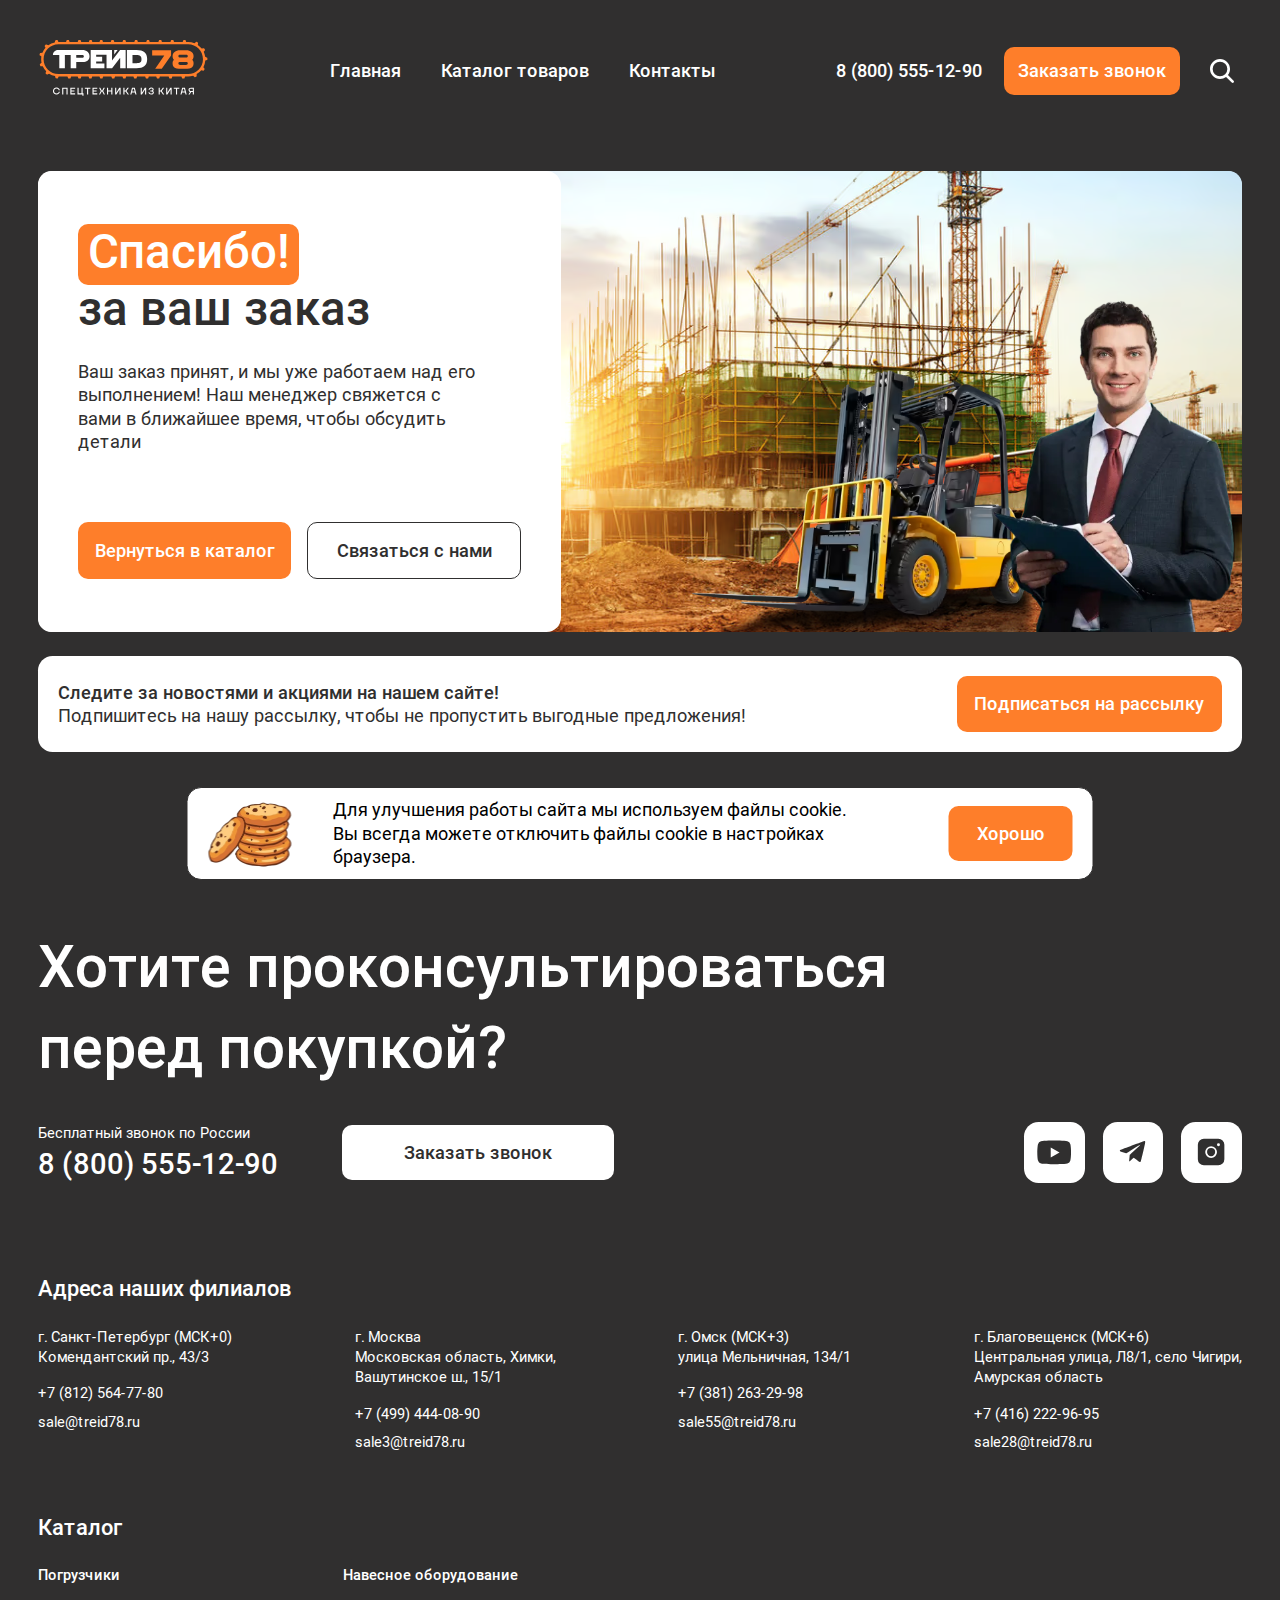
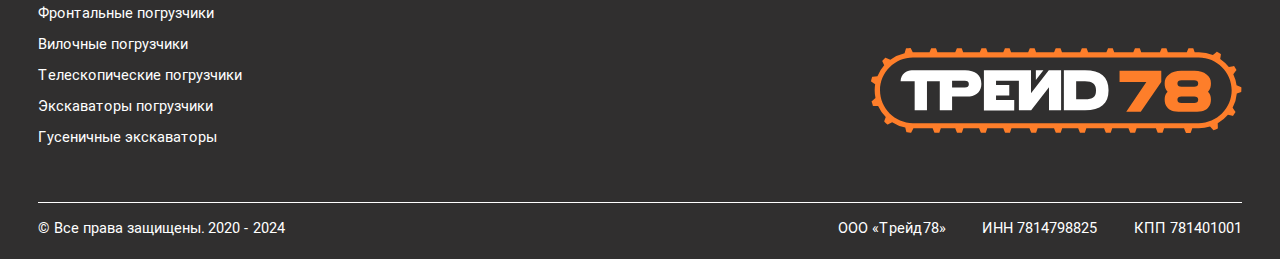
<file: thanks.html>
<!DOCTYPE html>
<html lang="en">
  <head>
    <meta charset="UTF-8" />
    <meta name="viewport" content="width=device-width, initial-scale=1.0" />
    <link rel="stylesheet" href="css/thanks.css" />
    <link rel="stylesheet" href="css/style.css" />
    <link rel="stylesheet" href="css/cookie.css" />

    <title>Document</title>
  </head>
  <body>
    <header class="header">
      <div class="container">
        <ul class="header__inner">
          <li class="header__inner-logo">
            <a class="logo" href="index.html">
              <svg class="logo__img">
                <use xlink:href="img/sprite/sprite.svg#logo"></use>
              </svg>
            </a>
          </li>
          <li class="header__inner-menu">
            <nav class="menu">
              <ul class="menu__items">
                <li class="menu__item">
                  <a class="menu__link anim-text anim-text--orange" href="#">
                    Главная
                  </a>
                </li>
                <li class="menu__item menu__item--catalog">
                  <a class="menu__link anim-text anim-text--orange" href="#">
                    Каталог товаров
                  </a>
                  <div class="menu__submenu">
                    <ul class="menu__subitems container">
                      <li class="menu__subitem">
                        <h3 class="menu__subitem-title">Погрузчики</h3>
                        <ul class="menu__subitem-items">
                          <li class="menu__subitem-item">
                            <a
                              class="menu__subitem-link"
                              href="catalog.html#Фронтальные погрузчики"
                            >
                              Фронтальные погрузчики
                            </a>
                          </li>
                          <li class="menu__subitem-item">
                            <a
                              class="menu__subitem-link"
                              href="catalog.html#Экскаваторы-погрузчики"
                            >
                              Экскаваторы-погрузчики
                            </a>
                          </li>
                          <li class="menu__subitem-item">
                            <a
                              class="menu__subitem-link"
                              href="catalog.html#Вилочные погрузчики"
                            >
                              Вилочные погрузчики
                            </a>
                          </li>
                          <li class="menu__subitem-item">
                            <a
                              class="menu__subitem-link"
                              href="catalog.html#Телескопические погрузчики"
                            >
                              Телескопические погрузчики
                            </a>
                          </li>
                          <li class="menu__subitem-item">
                            <a
                              class="menu__subitem-link"
                              href="catalog.html#Гусеничные экскаваторы"
                            >
                              Гусеничные экскаваторы
                            </a>
                          </li>
                        </ul>
                      </li>
                      <li class="menu__subitem">
                        <h3 class="menu__subitem-title">
                          Навесное оборудование
                        </h3>
                        <ul class="menu__subitem-items">
                          <li class="menu__subitem-item">
                            <a
                              class="menu__subitem-link"
                              href="catalog.html#Грузоподъемность1"
                            >
                              Грузоподъемность до 1 тонны
                            </a>
                          </li>
                          <li class="menu__subitem-item">
                            <a
                              class="menu__subitem-link"
                              href="catalog.html#Грузоподъемность2"
                            >
                              Грузоподъемность до 2-х тонн
                            </a>
                          </li>
                          <li class="menu__subitem-item">
                            <a
                              class="menu__subitem-link"
                              href="catalog.html#Грузоподъемность3"
                            >
                              Грузоподъемность до 3-х тонн
                            </a>
                          </li>
                        </ul>
                      </li>
                      <li class="menu__subitem">
                        <h3 class="menu__subitem-title">Запчасти</h3>
                        <ul class="menu__subitem-items">
                          <li class="menu__subitem-item">
                            <a
                              class="menu__subitem-link"
                              href="catalog.html#Запчасти"
                            >
                              ДВС
                            </a>
                          </li>
                          <li class="menu__subitem-item">
                            <a
                              class="menu__subitem-link"
                              href="catalog.html#Запчасти"
                            >
                              Запчасти ДВС
                            </a>
                          </li>
                          <li class="menu__subitem-item">
                            <a
                              class="menu__subitem-link"
                              href="catalog.html#Запчасти"
                            >
                              Ходовая часть
                            </a>
                          </li>
                          <li class="menu__subitem-item">
                            <a
                              class="menu__subitem-link"
                              href="catalog.html#Запчасти"
                            >
                              Трансмиссия
                            </a>
                          </li>
                          <li class="menu__subitem-item">
                            <a
                              class="menu__subitem-link"
                              href="catalog.html#Запчасти"
                            >
                              Гидравлическая система
                            </a>
                          </li>
                          <li class="menu__subitem-item">
                            <a
                              class="menu__subitem-link"
                              href="catalog.html#Запчасти"
                            >
                              Электрическая система
                            </a>
                          </li>
                          <li class="menu__subitem-item">
                            <a
                              class="menu__subitem-link"
                              href="catalog.html#Запчасти"
                            >
                              Фильтра
                            </a>
                          </li>
                          <li class="menu__subitem-item">
                            <a
                              class="menu__subitem-link"
                              href="catalog.html#Запчасти"
                            >
                              Шины
                            </a>
                          </li>
                          <li class="menu__subitem-item">
                            <a
                              class="menu__subitem-link"
                              href="catalog.html#Запчасти"
                            >
                              Топливная система
                            </a>
                          </li>
                          <li class="menu__subitem-item">
                            <a
                              class="menu__subitem-link"
                              href="catalog.html#Запчасти"
                            >
                              Детали кабины
                            </a>
                          </li>
                        </ul>
                      </li>
                    </ul>
                  </div>
                </li>
                <li class="menu__item">
                  <a class="menu__link anim-text anim-text--orange" href="#">
                    Контакты
                  </a>
                </li>
              </ul>
            </nav>
            <div class="menu-small">
              <div class="footer__top-box">
                <span class="footer__text footer__text--top-tel">
                  Бесплатный звонок по России
                </span>
                <a
                  class="footer__tel footer__tel--top-num anim-text anim-text--orange"
                  href="tel:88005551290"
                >
                  8 (800) 555-12-90
                </a>
              </div>
              <div class="footer__top-box footer__top-box--btn-menu">
                <button class="footer__btn btn" type="button">
                  Заказать звонок
                </button>
              </div>
              <div class="menu-small__bottom">
                <ul class="icons">
                  <li class="icons__item">
                    <a class="icons__link" href="#">
                      <svg>
                        <use xlink:href="img/sprite/sprite.svg#icons-1"></use>
                      </svg>
                    </a>
                  </li>
                  <li class="icons__item">
                    <a class="icons__link" href="#">
                      <svg>
                        <use xlink:href="img/sprite/sprite.svg#icons-2"></use>
                      </svg>
                    </a>
                  </li>
                  <li class="icons__item">
                    <a class="icons__link" href="#">
                      <svg>
                        <use xlink:href="img/sprite/sprite.svg#icons-3"></use>
                      </svg>
                    </a>
                  </li>
                </ul>
                <div class="search">
                  <svg>
                    <use xlink:href="img/sprite/sprite.svg#search"></use>
                  </svg>
                </div>
              </div>
            </div>
          </li>
          <li class="header__right-info">
            <a class="tel anim-text anim-text--orange" href="tel:88005551290">
              8 (800) 555-12-90
            </a>
            <button class="header__btn btn btn--white" type="button">
              Заказать звонок
            </button>
            <div class="search">
              <svg><use xlink:href="img/sprite/sprite.svg#search"></use></svg>
            </div>
          </li>
          <li class="header__menu-btn">
            <button class="header__burger" id="header-burger">
              <div class="header__burger-box">
                <span class="header__icon"></span>
              </div>
            </button>
          </li>
        </ul>
      </div>
    </header>
    <main class="main-thanks main-margin">
      <section class="top">
        <div class="container">
          <div class="thanks__inner">
            <div class="thanks__inner-content">
              <h2 class="thanks__inner-content-title title">
                <span class="title--color">Спасибо!</span>
                <br />
                <span>за ваш заказ</span>
              </h2>
              <div class="thanks__inner-content-text">
                <p>
                  Ваш заказ принят, и мы уже работаем над его выполнением! Наш
                  менеджер свяжется с вами в ближайшее время, чтобы обсудить
                  детали
                </p>
              </div>
              <div class="thanks__inner-content-box">
                <button class="top__btn top__btn--long btn" type="button">
                  Вернуться в каталог
                </button>
                <a
                  class="top__btn top__btn--long btn btn--two contact_us_btn"
                  href="#"
                >
                  Связаться с нами
                </a>
              </div>
            </div>
            <div class="banner__img-box">
              <picture>
                <source type="image/avif" srcset="img/thanks_banner.avif" />
                <source type="image/webp" srcset="img/thanks_banner.webp" />
                <img
                  class="top__img top__img--banner"
                  src="img/thanks_banner.jpg"
                />
              </picture>
              <picture>
                <source type="image/avif" srcset="img/traktor.avif" />
                <source type="image/webp" srcset="img/traktor.webp" />
                <img class="thanks__traktor" src="img/traktor.png" alt="" />
              </picture>
              <picture>
                <source type="image/webp" srcset="img/Person.webp" />
                <img class="thanks__person" src="img/Person.png" alt="" />
                <source type="image/avif" srcset="img/Person.avif" />
              </picture>
            </div>
          </div>
          <div class="thanks__bottom">
            <div class="thanks__bottom-text">
              <p>
                <span class="text-medium">
                  Следите за новостями и акциями на нашем сайте!
                </span>
                <br />
                Подпишитесь на нашу рассылку, чтобы не пропустить выгодные
                предложения!
              </p>
            </div>
            <div class="thanks__bottom-btn">
              <button class="top__btn top__btn--long btn" type="button">
                Подписаться на рассылку
              </button>
            </div>
          </div>
        </div>
      </section>
    </main>
    <footer class="footer">
      <div class="container">
        <h2 class="footer__title">
          Хотите проконсультироваться <br />
          перед покупкой?
        </h2>
        <ul class="footer__top">
          <li class="footer__top-item footer__top-item--one">
            <div class="footer__top-box">
              <span class="footer__text footer__text--top-tel">
                Бесплатный звонок по России
              </span>
              <a
                class="footer__tel footer__tel--top-num anim-text anim-text--orange"
                href="tel:88005551290"
              >
                8 (800) 555-12-90
              </a>
            </div>
            <div class="footer__top-box footer__top-box--btn-footer">
              <button class="footer__btn btn" type="button">
                Заказать звонок
              </button>
            </div>
          </li>
          <li class="footer__top-item footer__top-item--two">
            <ul class="icons icons--footer">
              <li class="icons__item">
                <a class="icons__link" href="#">
                  <svg>
                    <use xlink:href="img/sprite/sprite.svg#icons-1"></use>
                  </svg>
                </a>
              </li>
              <li class="icons__item">
                <a class="icons__link" href="#">
                  <svg>
                    <use xlink:href="img/sprite/sprite.svg#icons-2"></use>
                  </svg>
                </a>
              </li>
              <li class="icons__item">
                <a class="icons__link" href="#">
                  <svg>
                    <use xlink:href="img/sprite/sprite.svg#icons-3"></use>
                  </svg>
                </a>
              </li>
            </ul>
          </li>
        </ul>
        <div class="footer__center">
          <h3 class="footer__item-title footer__item-title--center">
            Адреса наших филиалов
          </h3>
          <ul class="footer__center-items">
            <li class="footer__center-item">
              <span class="footer__text">
                г. Санкт-Петербург (МСК+0) <br />
                Комендантский пр., 43/3
              </span>
              <a
                class="footer__text footer__text--tel anim-text anim-text--orange"
                href="tel:+78125647780"
              >
                +7 (812) 564-77-80
              </a>
              <a
                class="footer__text footer__text--email anim-text anim-text--orange"
                href="mailto:sale@treid78.ru"
              >
                sale@treid78.ru
              </a>
            </li>
            <li class="footer__center-item">
              <span class="footer__text">
                г. Москва <br />
                Московская область, Химки, <br />
                Вашутинское ш., 15/1
              </span>
              <a
                class="footer__text footer__text--tel anim-text anim-text--orange"
                href="tel:+74994440890"
              >
                +7 (499) 444-08-90
              </a>
              <a
                class="footer__text footer__text--email anim-text anim-text--orange"
                href="mailto:sale3@treid78.ru"
              >
                sale3@treid78.ru
              </a>
            </li>
            <li class="footer__center-item">
              <span class="footer__text">
                г. Омск (МСК+3) <br />
                улица Мельничная, 134/1
              </span>
              <a
                class="footer__text footer__text--tel anim-text anim-text--orange"
                href="tel:+73812632998"
              >
                +7 (381) 263-29-98
              </a>
              <a
                class="footer__text footer__text--email anim-text anim-text--orange"
                href="mailto:sale55@treid78.ru"
              >
                sale55@treid78.ru
              </a>
            </li>
            <li class="footer__center-item">
              <span class="footer__text">
                г. Благовещенск (МСК+6) <br />
                Центральная улица, Л8/1, село Чигири, <br />
                Амурская область
              </span>
              <a
                class="footer__text footer__text--tel anim-text anim-text--orange"
                href="tel:+74162229695"
              >
                +7 (416) 222-96-95
              </a>
              <a
                class="footer__text footer__text--email anim-text anim-text--orange"
                href="mailto:sale28@treid78.ru"
              >
                sale28@treid78.ru
              </a>
            </li>
          </ul>
        </div>
        <div class="footer__catalog">
          <div class="footer__catalog-box">
            <h3 class="footer__item-title footer__item-title--catalog">
              Каталог
            </h3>
            <ul class="footer__catalog-items">
              <li class="footer__catalog-item">
                <h4 class="footer__text footer__text--title">Погрузчики</h4>
                <ul class="footer__text-items">
                  <li class="footer__text-item">
                    <a
                      class="footer__text-link anim-text anim-text--orange"
                      href="#"
                    >
                      Фронтальные погрузчики
                    </a>
                  </li>
                  <li class="footer__text-item">
                    <a
                      class="footer__text-link anim-text anim-text--orange"
                      href="#"
                    >
                      Вилочные погрузчики
                    </a>
                  </li>
                  <li class="footer__text-item">
                    <a
                      class="footer__text-link anim-text anim-text--orange"
                      href="#"
                    >
                      Телескопические погрузчики
                    </a>
                  </li>
                  <li class="footer__text-item">
                    <a
                      class="footer__text-link anim-text anim-text--orange"
                      href="#"
                    >
                      Экскаваторы погрузчики
                    </a>
                  </li>
                  <li class="footer__text-item">
                    <a
                      class="footer__text-link anim-text anim-text--orange"
                      href="#"
                    >
                      Гусеничные экскаваторы
                    </a>
                  </li>
                </ul>
              </li>
              <li class="footer__catalog-item">
                <h4 class="footer__text footer__text--title">
                  Навесное оборудование
                </h4>
              </li>
            </ul>
          </div>
          <div class="footer__logo">
            <img
              class="footer__logo-img"
              src="img/sprite/sprite.svg#footer-logo"
              alt="Логотип"
            />
          </div>
        </div>
        <ul class="footer__bottom">
          <li class="footer__bottom-item">
            <span class="footer__text">
              © Все права защищены. 2020 - 2024
            </span>
          </li>
          <li class="footer__bottom-item footer__bottom-item--flex">
            <span class="footer__text"> ООО «Трейд78» </span>
            <span class="footer__text"> ИНН 7814798825 </span>
            <span class="footer__text"> КПП 781401001 </span>
          </li>
        </ul>
      </div>
    </footer>

    <div class="cookie__popup hide">
      <div>
        <img class="cookie__img" src="img/cookie.png" alt="" />
      </div>
      <div class="cookie__text">
        <span> Для улучшения работы сайта мы используем файлы cookie. </span>
        <span>
          Вы всегда можете отключить файлы cookie в настройках браузера.
        </span>
      </div>
      <div class="cookie__btn__wrapper">
        <button class="btn cookie_accept" type="button">Хорошо</button>
      </div>
    </div>

    <script src="js/main.min.js"></script>
    <script src="js/main.js"></script>
  </body>
</html>
</file>
<file: css/style.css>
@charset "UTF-8";
@font-face {
  font-family: "Roboto";
  font-weight: 400;
  font-style: normal;
  font-display: swap;
  src: url("../fonts/Roboto-Regular.woff2") format("woff2"),
    url("../fonts/Roboto-Regular.woff") format("woff");
}
@font-face {
  font-family: "Roboto";
  font-weight: 500;
  font-style: normal;
  font-display: swap;
  src: url("../fonts/Roboto-Medium.woff2") format("woff2"),
    url("../fonts/Roboto-Medium.woff") format("woff");
}
@font-face {
  font-family: "Roboto-flex";
  src: url("../fonts/RobotoFlex.woff2") format("woff2 supports variations"),
    url("../fonts/RobotoFlex.woff2") format("woff2-variations");
}
* {
  padding: 0;
  margin: 0;
  border: 0;
}

*,
*:before,
*:after {
  -webkit-box-sizing: border-box;
  box-sizing: border-box;
}

nav,
footer,
header,
aside {
  display: block;
}

html,
body {
  width: 100%;
  height: 100%;
  font-size: 100%;
  line-height: 1;
  font-size: 14px;
  -ms-text-size-adjust: 100%;
  -moz-text-size-adjust: 100%;
  -webkit-text-size-adjust: 100%;
}

input,
button,
textarea {
  font-family: inherit;
}

input::-ms-clear {
  display: none;
}

button {
  cursor: pointer;
  border-radius: 0;
}

button::-moz-focus-inner {
  padding: 0;
  border: 0;
}

a,
a:visited {
  text-decoration: none;
}

a:hover {
  text-decoration: none;
}

ul {
  list-style: none;
}

img {
  vertical-align: top;
}

h1,
h2,
h3,
h4,
h5,
h6 {
  font-size: inherit;
  font-weight: 400;
}

/**
Ion.RangeSlider, 2.3.1
© Denis Ineshin, 2010 - 2019, IonDen.com
Build date: 2019-12-19 16:51:02
*/
.irs {
  position: relative;
  display: block;
  -webkit-touch-callout: none;
  -webkit-user-select: none;
  -moz-user-select: none;
  -ms-user-select: none;
  user-select: none;
  font-size: 12px;
  font-family: Arial, sans-serif;
}

.irs-line {
  position: relative;
  display: block;
  overflow: hidden;
  outline: none !important;
}

.irs-bar {
  position: absolute;
  display: block;
  left: 0;
  width: 0;
}

.irs-shadow {
  position: absolute;
  display: none;
  left: 0;
  width: 0;
}

.irs-handle {
  position: absolute;
  display: block;
  -webkit-box-sizing: border-box;
  box-sizing: border-box;
  cursor: default;
  z-index: 1;
}

.irs-handle.type_last {
  z-index: 2;
}

.irs-min,
.irs-max {
  position: absolute;
  display: block;
  cursor: default;
}

.irs-min {
  left: 0;
}

.irs-max {
  right: 0;
}

.irs-from,
.irs-to,
.irs-single {
  position: absolute;
  display: block;
  top: 0;
  left: 0;
  cursor: default;
  white-space: nowrap;
}

.irs-grid {
  position: absolute;
  display: none;
  bottom: 0;
  left: 0;
  width: 100%;
  height: 20px;
}

.irs-with-grid .irs-grid {
  display: block;
}

.irs-grid-pol {
  position: absolute;
  top: 0;
  left: 0;
  width: 1px;
  height: 8px;
  background: #000;
}

.irs-grid-pol.small {
  height: 4px;
}

.irs-grid-text {
  position: absolute;
  bottom: 0;
  left: 0;
  white-space: nowrap;
  text-align: center;
  font-size: 9px;
  line-height: 9px;
  padding: 0 3px;
  color: #000;
}

.irs-disable-mask {
  position: absolute;
  display: block;
  top: 0;
  left: -1%;
  width: 102%;
  height: 100%;
  cursor: default;
  background: rgba(0, 0, 0, 0);
  z-index: 2;
}

.lt-ie9 .irs-disable-mask {
  background: #000;
  filter: alpha(opacity=0);
  cursor: not-allowed;
}

.irs-disabled {
  opacity: 0.4;
}

.irs-hidden-input {
  position: absolute !important;
  display: block !important;
  top: 0 !important;
  left: 0 !important;
  width: 0 !important;
  height: 0 !important;
  font-size: 0 !important;
  line-height: 0 !important;
  padding: 0 !important;
  margin: 0 !important;
  overflow: hidden;
  outline: none !important;
  z-index: -9999 !important;
  background: none !important;
  border-style: solid !important;
  border-color: transparent !important;
}

.irs--flat {
  height: 40px;
}

.irs--flat.irs-with-grid {
  height: 60px;
}

.irs--flat .irs-line {
  top: 25px;
  height: 12px;
  background-color: #e1e4e9;
  border-radius: 4px;
}

.irs--flat .irs-bar {
  top: 25px;
  height: 12px;
  background-color: #ed5565;
}

.irs--flat .irs-bar--single {
  border-radius: 4px 0 0 4px;
}

.irs--flat .irs-shadow {
  height: 1px;
  bottom: 16px;
  background-color: #e1e4e9;
}

.irs--flat .irs-handle {
  top: 22px;
  width: 16px;
  height: 18px;
  background-color: transparent;
}

.irs--flat .irs-handle > i:first-child {
  position: absolute;
  display: block;
  top: 0;
  left: 50%;
  width: 2px;
  height: 100%;
  margin-left: -1px;
  background-color: #da4453;
}

.irs--flat .irs-handle.state_hover > i:first-child,
.irs--flat .irs-handle:hover > i:first-child {
  background-color: #a43540;
}

.irs--flat .irs-min,
.irs--flat .irs-max {
  top: 0;
  padding: 1px 3px;
  color: #999;
  font-size: 10px;
  line-height: 1.333;
  text-shadow: none;
  background-color: #e1e4e9;
  border-radius: 4px;
}

.irs--flat .irs-from,
.irs--flat .irs-to,
.irs--flat .irs-single {
  color: white;
  font-size: 10px;
  line-height: 1.333;
  text-shadow: none;
  padding: 1px 5px;
  background-color: #ed5565;
  border-radius: 4px;
}

.irs--flat .irs-from:before,
.irs--flat .irs-to:before,
.irs--flat .irs-single:before {
  position: absolute;
  display: block;
  content: "";
  bottom: -6px;
  left: 50%;
  width: 0;
  height: 0;
  margin-left: -3px;
  overflow: hidden;
  border: 3px solid transparent;
  border-top-color: #ed5565;
}

.irs--flat .irs-grid-pol {
  background-color: #e1e4e9;
}

.irs--flat .irs-grid-text {
  color: #999;
}

.irs--big {
  height: 55px;
}

.irs--big.irs-with-grid {
  height: 70px;
}

.irs--big .irs-line {
  top: 33px;
  height: 12px;
  background-color: white;
  background: -webkit-gradient(
    linear,
    left top,
    left bottom,
    color-stop(-50%, #ddd),
    color-stop(150%, white)
  );
  background: linear-gradient(to bottom, #ddd -50%, white 150%);
  border: 1px solid #ccc;
  border-radius: 12px;
}

.irs--big .irs-bar {
  top: 33px;
  height: 12px;
  background-color: #92bce0;
  border: 1px solid #428bca;
  background: -webkit-gradient(
    linear,
    left top,
    left bottom,
    from(#ffffff),
    color-stop(30%, #428bca),
    to(#b9d4ec)
  );
  background: linear-gradient(to bottom, #ffffff 0%, #428bca 30%, #b9d4ec 100%);
  -webkit-box-shadow: inset 0 0 1px 1px rgba(255, 255, 255, 0.5);
  box-shadow: inset 0 0 1px 1px rgba(255, 255, 255, 0.5);
}

.irs--big .irs-bar--single {
  border-radius: 12px 0 0 12px;
}

.irs--big .irs-shadow {
  height: 1px;
  bottom: 16px;
  background-color: rgba(66, 139, 202, 0.5);
}

.irs--big .irs-handle {
  top: 25px;
  width: 30px;
  height: 30px;
  border: 1px solid rgba(0, 0, 0, 0.3);
  background-color: #cbcfd5;
  background: -webkit-gradient(
    linear,
    left top,
    left bottom,
    from(white),
    color-stop(30%, #b4b9be),
    to(white)
  );
  background: linear-gradient(to bottom, white 0%, #b4b9be 30%, white 100%);
  -webkit-box-shadow: 1px 1px 2px rgba(0, 0, 0, 0.2), inset 0 0 3px 1px white;
  box-shadow: 1px 1px 2px rgba(0, 0, 0, 0.2), inset 0 0 3px 1px white;
  border-radius: 30px;
}

.irs--big .irs-handle.state_hover,
.irs--big .irs-handle:hover {
  border-color: rgba(0, 0, 0, 0.45);
  background-color: #939ba7;
  background: -webkit-gradient(
    linear,
    left top,
    left bottom,
    from(white),
    color-stop(30%, #919ba5),
    to(white)
  );
  background: linear-gradient(to bottom, white 0%, #919ba5 30%, white 100%);
}

.irs--big .irs-min,
.irs--big .irs-max {
  top: 0;
  padding: 1px 5px;
  color: white;
  text-shadow: none;
  background-color: #9f9f9f;
  border-radius: 3px;
}

.irs--big .irs-from,
.irs--big .irs-to,
.irs--big .irs-single {
  color: white;
  text-shadow: none;
  padding: 1px 5px;
  background-color: #428bca;
  background: -webkit-gradient(
    linear,
    left top,
    left bottom,
    from(#428bca),
    to(#3071a9)
  );
  background: linear-gradient(to bottom, #428bca 0%, #3071a9 100%);
  border-radius: 3px;
}

.irs--big .irs-grid-pol {
  background-color: #428bca;
}

.irs--big .irs-grid-text {
  color: #428bca;
}

.irs--modern {
  height: 55px;
}

.irs--modern.irs-with-grid {
  height: 55px;
}

.irs--modern .irs-line {
  top: 25px;
  height: 5px;
  background-color: #d1d6e0;
  background: -webkit-gradient(
    linear,
    left top,
    left bottom,
    from(#e0e4ea),
    to(#d1d6e0)
  );
  background: linear-gradient(to bottom, #e0e4ea 0%, #d1d6e0 100%);
  border: 1px solid #a3adc1;
  border-bottom-width: 0;
  border-radius: 5px;
}

.irs--modern .irs-bar {
  top: 25px;
  height: 5px;
  background: #20b426;
  background: -webkit-gradient(
    linear,
    left top,
    left bottom,
    from(#20b426),
    to(#18891d)
  );
  background: linear-gradient(to bottom, #20b426 0%, #18891d 100%);
}

.irs--modern .irs-bar--single {
  border-radius: 5px 0 0 5px;
}

.irs--modern .irs-shadow {
  height: 1px;
  bottom: 21px;
  background-color: rgba(209, 214, 224, 0.5);
}

.irs--modern .irs-handle {
  top: 37px;
  width: 12px;
  height: 13px;
  border: 1px solid #a3adc1;
  border-top-width: 0;
  -webkit-box-shadow: 1px 1px 1px rgba(0, 0, 0, 0.1);
  box-shadow: 1px 1px 1px rgba(0, 0, 0, 0.1);
  border-radius: 0 0 3px 3px;
}

.irs--modern .irs-handle > i:nth-child(1) {
  position: absolute;
  display: block;
  top: -4px;
  left: 1px;
  width: 6px;
  height: 6px;
  border: 1px solid #a3adc1;
  background: white;
  -webkit-transform: rotate(45deg);
  -ms-transform: rotate(45deg);
  transform: rotate(45deg);
}

.irs--modern .irs-handle > i:nth-child(2) {
  position: absolute;
  display: block;
  -webkit-box-sizing: border-box;
  box-sizing: border-box;
  top: 0;
  left: 0;
  width: 10px;
  height: 12px;
  background: #e9e6e6;
  background: -webkit-gradient(
    linear,
    left top,
    left bottom,
    from(white),
    to(#e9e6e6)
  );
  background: linear-gradient(to bottom, white 0%, #e9e6e6 100%);
  border-radius: 0 0 3px 3px;
}

.irs--modern .irs-handle > i:nth-child(3) {
  position: absolute;
  display: block;
  -webkit-box-sizing: border-box;
  box-sizing: border-box;
  top: 3px;
  left: 3px;
  width: 4px;
  height: 5px;
  border-left: 1px solid #a3adc1;
  border-right: 1px solid #a3adc1;
}

.irs--modern .irs-handle.state_hover,
.irs--modern .irs-handle:hover {
  border-color: #7685a2;
  background: #c3c7cd;
  background: -webkit-gradient(
    linear,
    left top,
    left bottom,
    from(#ffffff),
    color-stop(30%, #919ba5),
    to(#ffffff)
  );
  background: linear-gradient(to bottom, #ffffff 0%, #919ba5 30%, #ffffff 100%);
}

.irs--modern .irs-handle.state_hover > i:nth-child(1),
.irs--modern .irs-handle:hover > i:nth-child(1) {
  border-color: #7685a2;
}

.irs--modern .irs-handle.state_hover > i:nth-child(3),
.irs--modern .irs-handle:hover > i:nth-child(3) {
  border-color: #48536a;
}

.irs--modern .irs-min,
.irs--modern .irs-max {
  top: 0;
  font-size: 10px;
  line-height: 1.333;
  text-shadow: none;
  padding: 1px 5px;
  color: white;
  background-color: #d1d6e0;
  border-radius: 5px;
}

.irs--modern .irs-from,
.irs--modern .irs-to,
.irs--modern .irs-single {
  font-size: 10px;
  line-height: 1.333;
  text-shadow: none;
  padding: 1px 5px;
  background-color: #20b426;
  color: white;
  border-radius: 5px;
}

.irs--modern .irs-from:before,
.irs--modern .irs-to:before,
.irs--modern .irs-single:before {
  position: absolute;
  display: block;
  content: "";
  bottom: -6px;
  left: 50%;
  width: 0;
  height: 0;
  margin-left: -3px;
  overflow: hidden;
  border: 3px solid transparent;
  border-top-color: #20b426;
}

.irs--modern .irs-grid {
  height: 25px;
}

.irs--modern .irs-grid-pol {
  background-color: #dedede;
}

.irs--modern .irs-grid-text {
  color: silver;
  font-size: 13px;
}

.irs--sharp {
  height: 50px;
  font-size: 12px;
  line-height: 1;
}

.irs--sharp.irs-with-grid {
  height: 57px;
}

.irs--sharp .irs-line {
  top: 30px;
  height: 2px;
  background-color: black;
  border-radius: 2px;
}

.irs--sharp .irs-bar {
  top: 30px;
  height: 2px;
  background-color: #ee22fa;
}

.irs--sharp .irs-bar--single {
  border-radius: 2px 0 0 2px;
}

.irs--sharp .irs-shadow {
  height: 1px;
  bottom: 21px;
  background-color: rgba(0, 0, 0, 0.5);
}

.irs--sharp .irs-handle {
  top: 25px;
  width: 10px;
  height: 10px;
  background-color: #a804b2;
}

.irs--sharp .irs-handle > i:first-child {
  position: absolute;
  display: block;
  top: 100%;
  left: 0;
  width: 0;
  height: 0;
  border: 5px solid transparent;
  border-top-color: #a804b2;
}

.irs--sharp .irs-handle.state_hover,
.irs--sharp .irs-handle:hover {
  background-color: black;
}

.irs--sharp .irs-handle.state_hover > i:first-child,
.irs--sharp .irs-handle:hover > i:first-child {
  border-top-color: black;
}

.irs--sharp .irs-min,
.irs--sharp .irs-max {
  color: white;
  font-size: 14px;
  line-height: 1;
  top: 0;
  padding: 3px 4px;
  opacity: 0.4;
  background-color: #a804b2;
  border-radius: 2px;
}

.irs--sharp .irs-from,
.irs--sharp .irs-to,
.irs--sharp .irs-single {
  font-size: 14px;
  line-height: 1;
  text-shadow: none;
  padding: 3px 4px;
  background-color: #a804b2;
  color: white;
  border-radius: 2px;
}

.irs--sharp .irs-from:before,
.irs--sharp .irs-to:before,
.irs--sharp .irs-single:before {
  position: absolute;
  display: block;
  content: "";
  bottom: -6px;
  left: 50%;
  width: 0;
  height: 0;
  margin-left: -3px;
  overflow: hidden;
  border: 3px solid transparent;
  border-top-color: #a804b2;
}

.irs--sharp .irs-grid {
  height: 25px;
}

.irs--sharp .irs-grid-pol {
  background-color: #dedede;
}

.irs--sharp .irs-grid-text {
  color: silver;
  font-size: 13px;
}

.irs--round {
  height: 50px;
}

.irs--round.irs-with-grid {
  height: 65px;
}

.irs--round .irs-line {
  top: 36px;
  height: 4px;
  background-color: #dee4ec;
  border-radius: 4px;
}

.irs--round .irs-bar {
  top: 36px;
  height: 4px;
  background-color: #006cfa;
}

.irs--round .irs-bar--single {
  border-radius: 4px 0 0 4px;
}

.irs--round .irs-shadow {
  height: 4px;
  bottom: 21px;
  background-color: rgba(222, 228, 236, 0.5);
}

.irs--round .irs-handle {
  top: 26px;
  width: 24px;
  height: 24px;
  border: 4px solid #006cfa;
  background-color: white;
  border-radius: 24px;
  -webkit-box-shadow: 0 1px 3px rgba(0, 0, 255, 0.3);
  box-shadow: 0 1px 3px rgba(0, 0, 255, 0.3);
}

.irs--round .irs-handle.state_hover,
.irs--round .irs-handle:hover {
  background-color: #f0f6ff;
}

.irs--round .irs-min,
.irs--round .irs-max {
  color: #333;
  font-size: 14px;
  line-height: 1;
  top: 0;
  padding: 3px 5px;
  background-color: rgba(0, 0, 0, 0.1);
  border-radius: 4px;
}

.irs--round .irs-from,
.irs--round .irs-to,
.irs--round .irs-single {
  font-size: 14px;
  line-height: 1;
  text-shadow: none;
  padding: 3px 5px;
  background-color: #006cfa;
  color: white;
  border-radius: 4px;
}

.irs--round .irs-from:before,
.irs--round .irs-to:before,
.irs--round .irs-single:before {
  position: absolute;
  display: block;
  content: "";
  bottom: -6px;
  left: 50%;
  width: 0;
  height: 0;
  margin-left: -3px;
  overflow: hidden;
  border: 3px solid transparent;
  border-top-color: #006cfa;
}

.irs--round .irs-grid {
  height: 25px;
}

.irs--round .irs-grid-pol {
  background-color: #dedede;
}

.irs--round .irs-grid-text {
  color: silver;
  font-size: 13px;
}

.irs--square {
  height: 50px;
}

.irs--square.irs-with-grid {
  height: 60px;
}

.irs--square .irs-line {
  top: 31px;
  height: 4px;
  background-color: #dedede;
}

.irs--square .irs-bar {
  top: 31px;
  height: 4px;
  background-color: black;
}

.irs--square .irs-shadow {
  height: 2px;
  bottom: 21px;
  background-color: #dedede;
}

.irs--square .irs-handle {
  top: 25px;
  width: 16px;
  height: 16px;
  border: 3px solid black;
  background-color: white;
  -webkit-transform: rotate(45deg);
  -ms-transform: rotate(45deg);
  transform: rotate(45deg);
}

.irs--square .irs-handle.state_hover,
.irs--square .irs-handle:hover {
  background-color: #f0f6ff;
}

.irs--square .irs-min,
.irs--square .irs-max {
  color: #333;
  font-size: 14px;
  line-height: 1;
  top: 0;
  padding: 3px 5px;
  background-color: rgba(0, 0, 0, 0.1);
}

.irs--square .irs-from,
.irs--square .irs-to,
.irs--square .irs-single {
  font-size: 14px;
  line-height: 1;
  text-shadow: none;
  padding: 3px 5px;
  background-color: black;
  color: white;
}

.irs--square .irs-grid {
  height: 25px;
}

.irs--square .irs-grid-pol {
  background-color: #dedede;
}

.irs--square .irs-grid-text {
  color: silver;
  font-size: 11px;
}

/**
 * Swiper 11.1.10
 * Most modern mobile touch slider and framework with hardware accelerated transitions
 * https://swiperjs.com
 *
 * Copyright 2014-2024 Vladimir Kharlampidi
 *
 * Released under the MIT License
 *
 * Released on: August 21, 2024
 */
/* FONT_START */
@font-face {
  font-family: "swiper-icons";
  src: url("data:application/font-woff;charset=utf-8;base64, [base64]//wADZ2x5ZgAAAywAAADMAAAD2MHtryVoZWFkAAABbAAAADAAAAA2E2+eoWhoZWEAAAGcAAAAHwAAACQC9gDzaG10eAAAAigAAAAZAAAArgJkABFsb2NhAAAC0AAAAFoAAABaFQAUGG1heHAAAAG8AAAAHwAAACAAcABAbmFtZQAAA/gAAAE5AAACXvFdBwlwb3N0AAAFNAAAAGIAAACE5s74hXjaY2BkYGAAYpf5Hu/j+W2+MnAzMYDAzaX6QjD6/4//Bxj5GA8AuRwMYGkAPywL13jaY2BkYGA88P8Agx4j+/8fQDYfA1AEBWgDAIB2BOoAeNpjYGRgYNBh4GdgYgABEMnIABJzYNADCQAACWgAsQB42mNgYfzCOIGBlYGB0YcxjYGBwR1Kf2WQZGhhYGBiYGVmgAFGBiQQkOaawtDAoMBQxXjg/wEGPcYDDA4wNUA2CCgwsAAAO4EL6gAAeNpj2M0gyAACqxgGNWBkZ2D4/wMA+xkDdgAAAHjaY2BgYGaAYBkGRgYQiAHyGMF8FgYHIM3DwMHABGQrMOgyWDLEM1T9/w8UBfEMgLzE////P/5//f/V/xv+r4eaAAeMbAxwIUYmIMHEgKYAYjUcsDAwsLKxc3BycfPw8jEQA/[base64]/uznmfPFBNODM2K7MTQ45YEAZqGP81AmGGcF3iPqOop0r1SPTaTbVkfUe4HXj97wYE+yNwWYxwWu4v1ugWHgo3S1XdZEVqWM7ET0cfnLGxWfkgR42o2PvWrDMBSFj/IHLaF0zKjRgdiVMwScNRAoWUoH78Y2icB/yIY09An6AH2Bdu/UB+yxopYshQiEvnvu0dURgDt8QeC8PDw7Fpji3fEA4z/PEJ6YOB5hKh4dj3EvXhxPqH/SKUY3rJ7srZ4FZnh1PMAtPhwP6fl2PMJMPDgeQ4rY8YT6Gzao0eAEA409DuggmTnFnOcSCiEiLMgxCiTI6Cq5DZUd3Qmp10vO0LaLTd2cjN4fOumlc7lUYbSQcZFkutRG7g6JKZKy0RmdLY680CDnEJ+UMkpFFe1RN7nxdVpXrC4aTtnaurOnYercZg2YVmLN/d/gczfEimrE/fs/bOuq29Zmn8tloORaXgZgGa78yO9/cnXm2BpaGvq25Dv9S4E9+5SIc9PqupJKhYFSSl47+Qcr1mYNAAAAeNptw0cKwkAAAMDZJA8Q7OUJvkLsPfZ6zFVERPy8qHh2YER+3i/BP83vIBLLySsoKimrqKqpa2hp6+jq6RsYGhmbmJqZSy0sraxtbO3sHRydnEMU4uR6yx7JJXveP7WrDycAAAAAAAH//wACeNpjYGRgYOABYhkgZgJCZgZNBkYGLQZtIJsFLMYAAAw3ALgAeNolizEKgDAQBCchRbC2sFER0YD6qVQiBCv/H9ezGI6Z5XBAw8CBK/m5iQQVauVbXLnOrMZv2oLdKFa8Pjuru2hJzGabmOSLzNMzvutpB3N42mNgZGBg4GKQYzBhYMxJLMlj4GBgAYow/P/PAJJhLM6sSoWKfWCAAwDAjgbRAAB42mNgYGBkAIIbCZo5IPrmUn0hGA0AO8EFTQAA");
  font-weight: 400;
  font-style: normal;
}
/* FONT_END */
:root {
  --swiper-theme-color: #007aff;
  /*
  --swiper-preloader-color: var(--swiper-theme-color);
  --swiper-wrapper-transition-timing-function: initial;
  */
}

:host {
  position: relative;
  display: block;
  margin-left: auto;
  margin-right: auto;
  z-index: 1;
}

.swiper {
  margin-left: auto;
  margin-right: auto;
  position: relative;
  overflow: hidden;
  list-style: none;
  padding: 0;
  /* Fix of Webkit flickering */
  z-index: 1;
  display: block;
}

.swiper-vertical > .swiper-wrapper {
  -webkit-box-orient: vertical;
  -webkit-box-direction: normal;
  -ms-flex-direction: column;
  flex-direction: column;
}

.swiper-wrapper {
  position: relative;
  width: 100%;
  height: 100%;
  z-index: 1;
  display: -webkit-box;
  display: -ms-flexbox;
  display: flex;
  -webkit-transition-property: -webkit-transform;
  transition-property: -webkit-transform;
  transition-property: transform;
  transition-property: transform, -webkit-transform;
  -webkit-transition-timing-function: var(
    --swiper-wrapper-transition-timing-function,
    initial
  );
  transition-timing-function: var(
    --swiper-wrapper-transition-timing-function,
    initial
  );
  -webkit-box-sizing: content-box;
  box-sizing: content-box;
}

.swiper-android .swiper-slide,
.swiper-ios .swiper-slide,
.swiper-wrapper {
  -webkit-transform: translate3d(0px, 0, 0);
  transform: translate3d(0px, 0, 0);
}

.swiper-horizontal {
  -ms-touch-action: pan-y;
  touch-action: pan-y;
}

.swiper-vertical {
  -ms-touch-action: pan-x;
  touch-action: pan-x;
}

.swiper-slide {
  -ms-flex-negative: 0;
  flex-shrink: 0;
  width: 100%;
  height: 100%;
  position: relative;
  -webkit-transition-property: -webkit-transform;
  transition-property: -webkit-transform;
  transition-property: transform;
  transition-property: transform, -webkit-transform;
  display: block;
}

.swiper-slide-invisible-blank {
  visibility: hidden;
}

/* Auto Height */
.swiper-autoheight,
.swiper-autoheight .swiper-slide {
  height: auto;
}

.swiper-autoheight .swiper-wrapper {
  -webkit-box-align: start;
  -ms-flex-align: start;
  align-items: flex-start;
  -webkit-transition-property: height, -webkit-transform;
  transition-property: height, -webkit-transform;
  transition-property: transform, height;
  transition-property: transform, height, -webkit-transform;
}

.swiper-backface-hidden .swiper-slide {
  -webkit-transform: translateZ(0);
  transform: translateZ(0);
  -webkit-backface-visibility: hidden;
  backface-visibility: hidden;
}

/* 3D Effects */
.swiper-3d.swiper-css-mode .swiper-wrapper {
  -webkit-perspective: 1200px;
  perspective: 1200px;
}

.swiper-3d .swiper-wrapper {
  -webkit-transform-style: preserve-3d;
  transform-style: preserve-3d;
}

.swiper-3d {
  -webkit-perspective: 1200px;
  perspective: 1200px;
}

.swiper-3d .swiper-slide,
.swiper-3d .swiper-cube-shadow {
  -webkit-transform-style: preserve-3d;
  transform-style: preserve-3d;
}

/* CSS Mode */
.swiper-css-mode > .swiper-wrapper {
  overflow: auto;
  scrollbar-width: none;
  /* For Firefox */
  -ms-overflow-style: none;
  /* For Internet Explorer and Edge */
}

.swiper-css-mode > .swiper-wrapper::-webkit-scrollbar {
  display: none;
}

.swiper-css-mode > .swiper-wrapper > .swiper-slide {
  scroll-snap-align: start start;
}

.swiper-css-mode.swiper-horizontal > .swiper-wrapper {
  -ms-scroll-snap-type: x mandatory;
  scroll-snap-type: x mandatory;
}

.swiper-css-mode.swiper-vertical > .swiper-wrapper {
  -ms-scroll-snap-type: y mandatory;
  scroll-snap-type: y mandatory;
}

.swiper-css-mode.swiper-free-mode > .swiper-wrapper {
  -ms-scroll-snap-type: none;
  scroll-snap-type: none;
}

.swiper-css-mode.swiper-free-mode > .swiper-wrapper > .swiper-slide {
  scroll-snap-align: none;
}

.swiper-css-mode.swiper-centered > .swiper-wrapper::before {
  content: "";
  -ms-flex-negative: 0;
  flex-shrink: 0;
  -webkit-box-ordinal-group: 10000;
  -ms-flex-order: 9999;
  order: 9999;
}

.swiper-css-mode.swiper-centered > .swiper-wrapper > .swiper-slide {
  scroll-snap-align: center center;
  scroll-snap-stop: always;
}

.swiper-css-mode.swiper-centered.swiper-horizontal
  > .swiper-wrapper
  > .swiper-slide:first-child {
  -webkit-margin-start: var(--swiper-centered-offset-before);
  margin-inline-start: var(--swiper-centered-offset-before);
}

.swiper-css-mode.swiper-centered.swiper-horizontal > .swiper-wrapper::before {
  height: 100%;
  min-height: 1px;
  width: var(--swiper-centered-offset-after);
}

.swiper-css-mode.swiper-centered.swiper-vertical
  > .swiper-wrapper
  > .swiper-slide:first-child {
  -webkit-margin-before: var(--swiper-centered-offset-before);
  margin-block-start: var(--swiper-centered-offset-before);
}

.swiper-css-mode.swiper-centered.swiper-vertical > .swiper-wrapper::before {
  width: 100%;
  min-width: 1px;
  height: var(--swiper-centered-offset-after);
}

/* Slide styles start */
/* 3D Shadows */
.swiper-3d .swiper-slide-shadow,
.swiper-3d .swiper-slide-shadow-left,
.swiper-3d .swiper-slide-shadow-right,
.swiper-3d .swiper-slide-shadow-top,
.swiper-3d .swiper-slide-shadow-bottom,
.swiper-3d .swiper-slide-shadow,
.swiper-3d .swiper-slide-shadow-left,
.swiper-3d .swiper-slide-shadow-right,
.swiper-3d .swiper-slide-shadow-top,
.swiper-3d .swiper-slide-shadow-bottom {
  position: absolute;
  left: 0;
  top: 0;
  width: 100%;
  height: 100%;
  pointer-events: none;
  z-index: 10;
}

.swiper-3d .swiper-slide-shadow {
  background: rgba(0, 0, 0, 0.15);
}

.swiper-3d .swiper-slide-shadow-left {
  background-image: -webkit-gradient(
    linear,
    right top,
    left top,
    from(rgba(0, 0, 0, 0.5)),
    to(rgba(0, 0, 0, 0))
  );
  background-image: linear-gradient(
    to left,
    rgba(0, 0, 0, 0.5),
    rgba(0, 0, 0, 0)
  );
}

.swiper-3d .swiper-slide-shadow-right {
  background-image: -webkit-gradient(
    linear,
    left top,
    right top,
    from(rgba(0, 0, 0, 0.5)),
    to(rgba(0, 0, 0, 0))
  );
  background-image: linear-gradient(
    to right,
    rgba(0, 0, 0, 0.5),
    rgba(0, 0, 0, 0)
  );
}

.swiper-3d .swiper-slide-shadow-top {
  background-image: -webkit-gradient(
    linear,
    left bottom,
    left top,
    from(rgba(0, 0, 0, 0.5)),
    to(rgba(0, 0, 0, 0))
  );
  background-image: linear-gradient(
    to top,
    rgba(0, 0, 0, 0.5),
    rgba(0, 0, 0, 0)
  );
}

.swiper-3d .swiper-slide-shadow-bottom {
  background-image: -webkit-gradient(
    linear,
    left top,
    left bottom,
    from(rgba(0, 0, 0, 0.5)),
    to(rgba(0, 0, 0, 0))
  );
  background-image: linear-gradient(
    to bottom,
    rgba(0, 0, 0, 0.5),
    rgba(0, 0, 0, 0)
  );
}

.swiper-lazy-preloader {
  width: 42px;
  height: 42px;
  position: absolute;
  left: 50%;
  top: 50%;
  margin-left: -21px;
  margin-top: -21px;
  z-index: 10;
  -webkit-transform-origin: 50%;
  -ms-transform-origin: 50%;
  transform-origin: 50%;
  -webkit-box-sizing: border-box;
  box-sizing: border-box;
  border: 4px solid var(--swiper-preloader-color, var(--swiper-theme-color));
  border-radius: 50%;
  border-top-color: transparent;
}

.swiper:not(.swiper-watch-progress) .swiper-lazy-preloader,
.swiper-watch-progress .swiper-slide-visible .swiper-lazy-preloader {
  -webkit-animation: swiper-preloader-spin 1s infinite linear;
  animation: swiper-preloader-spin 1s infinite linear;
}

.swiper-lazy-preloader-white {
  --swiper-preloader-color: #fff;
}

.swiper-lazy-preloader-black {
  --swiper-preloader-color: #000;
}

@-webkit-keyframes swiper-preloader-spin {
  0% {
    -webkit-transform: rotate(0deg);
    transform: rotate(0deg);
  }
  100% {
    -webkit-transform: rotate(360deg);
    transform: rotate(360deg);
  }
}

@keyframes swiper-preloader-spin {
  0% {
    -webkit-transform: rotate(0deg);
    transform: rotate(0deg);
  }
  100% {
    -webkit-transform: rotate(360deg);
    transform: rotate(360deg);
  }
}
/* Slide styles end */
.swiper-virtual .swiper-slide {
  -webkit-backface-visibility: hidden;
  -webkit-transform: translateZ(0);
  transform: translateZ(0);
}

.swiper-virtual.swiper-css-mode .swiper-wrapper::after {
  content: "";
  position: absolute;
  left: 0;
  top: 0;
  pointer-events: none;
}

.swiper-virtual.swiper-css-mode.swiper-horizontal .swiper-wrapper::after {
  height: 1px;
  width: var(--swiper-virtual-size);
}

.swiper-virtual.swiper-css-mode.swiper-vertical .swiper-wrapper::after {
  width: 1px;
  height: var(--swiper-virtual-size);
}

:root {
  --swiper-navigation-size: 44px;
  /*
  --swiper-navigation-top-offset: 50%;
  --swiper-navigation-sides-offset: 10px;
  --swiper-navigation-color: var(--swiper-theme-color);
  */
}

.swiper-button-prev,
.swiper-button-next {
  position: absolute;
  top: var(--swiper-navigation-top-offset, 50%);
  width: calc(var(--swiper-navigation-size) / 44 * 27);
  height: var(--swiper-navigation-size);
  margin-top: calc(0px - var(--swiper-navigation-size) / 2);
  z-index: 10;
  cursor: pointer;
  display: -webkit-box;
  display: -ms-flexbox;
  display: flex;
  -webkit-box-align: center;
  -ms-flex-align: center;
  align-items: center;
  -webkit-box-pack: center;
  -ms-flex-pack: center;
  justify-content: center;
  color: var(--swiper-navigation-color, var(--swiper-theme-color));
}

.swiper-button-prev.swiper-button-disabled,
.swiper-button-next.swiper-button-disabled {
  opacity: 0.35;
  cursor: auto;
  pointer-events: none;
}

.swiper-button-prev.swiper-button-hidden,
.swiper-button-next.swiper-button-hidden {
  opacity: 0;
  cursor: auto;
  pointer-events: none;
}

.swiper-navigation-disabled .swiper-button-prev,
.swiper-navigation-disabled .swiper-button-next {
  display: none !important;
}

.swiper-button-prev svg,
.swiper-button-next svg {
  width: 100%;
  height: 100%;
  -o-object-fit: contain;
  object-fit: contain;
  -webkit-transform-origin: center;
  -ms-transform-origin: center;
  transform-origin: center;
}

.swiper-rtl .swiper-button-prev svg,
.swiper-rtl .swiper-button-next svg {
  -webkit-transform: rotate(180deg);
  -ms-transform: rotate(180deg);
  transform: rotate(180deg);
}

.swiper-button-prev,
.swiper-rtl .swiper-button-next {
  left: var(--swiper-navigation-sides-offset, 10px);
  right: auto;
}

.swiper-button-next,
.swiper-rtl .swiper-button-prev {
  right: var(--swiper-navigation-sides-offset, 10px);
  left: auto;
}

.swiper-button-lock {
  display: none;
}

/* Navigation font start */
.swiper-button-prev:after,
.swiper-button-next:after {
  font-family: swiper-icons;
  font-size: var(--swiper-navigation-size);
  text-transform: none !important;
  letter-spacing: 0;
  font-variant: initial;
  line-height: 1;
}

.swiper-button-prev:after,
.swiper-rtl .swiper-button-next:after {
  content: "prev";
}

.swiper-button-next,
.swiper-rtl .swiper-button-prev {
  right: var(--swiper-navigation-sides-offset, 10px);
  left: auto;
}

.swiper-button-next:after,
.swiper-rtl .swiper-button-prev:after {
  content: "next";
}

/* Navigation font end */
:root {
  /*
  --swiper-pagination-color: var(--swiper-theme-color);
  --swiper-pagination-left: auto;
  --swiper-pagination-right: 8px;
  --swiper-pagination-bottom: 8px;
  --swiper-pagination-top: auto;
  --swiper-pagination-fraction-color: inherit;
  --swiper-pagination-progressbar-bg-color: rgba(0,0,0,0.25);
  --swiper-pagination-progressbar-size: 4px;
  --swiper-pagination-bullet-size: 8px;
  --swiper-pagination-bullet-width: 8px;
  --swiper-pagination-bullet-height: 8px;
  --swiper-pagination-bullet-border-radius: 50%;
  --swiper-pagination-bullet-inactive-color: #000;
  --swiper-pagination-bullet-inactive-opacity: 0.2;
  --swiper-pagination-bullet-opacity: 1;
  --swiper-pagination-bullet-horizontal-gap: 4px;
  --swiper-pagination-bullet-vertical-gap: 6px;
  */
}

.swiper-pagination {
  position: absolute;
  text-align: center;
  -webkit-transition: 300ms opacity;
  transition: 300ms opacity;
  -webkit-transform: translate3d(0, 0, 0);
  transform: translate3d(0, 0, 0);
  z-index: 10;
}

.swiper-pagination.swiper-pagination-hidden {
  opacity: 0;
}

.swiper-pagination-disabled > .swiper-pagination,
.swiper-pagination.swiper-pagination-disabled {
  display: none !important;
}

/* Common Styles */
.swiper-pagination-fraction,
.swiper-pagination-custom,
.swiper-horizontal > .swiper-pagination-bullets,
.swiper-pagination-bullets.swiper-pagination-horizontal {
  bottom: var(--swiper-pagination-bottom, 8px);
  top: var(--swiper-pagination-top, auto);
  left: 0;
  width: 100%;
}

/* Bullets */
.swiper-pagination-bullets-dynamic {
  overflow: hidden;
  font-size: 0;
}

.swiper-pagination-bullets-dynamic .swiper-pagination-bullet {
  -webkit-transform: scale(0.33);
  -ms-transform: scale(0.33);
  transform: scale(0.33);
  position: relative;
}

.swiper-pagination-bullets-dynamic .swiper-pagination-bullet-active {
  -webkit-transform: scale(1);
  -ms-transform: scale(1);
  transform: scale(1);
}

.swiper-pagination-bullets-dynamic .swiper-pagination-bullet-active-main {
  -webkit-transform: scale(1);
  -ms-transform: scale(1);
  transform: scale(1);
}

.swiper-pagination-bullets-dynamic .swiper-pagination-bullet-active-prev {
  -webkit-transform: scale(0.66);
  -ms-transform: scale(0.66);
  transform: scale(0.66);
}

.swiper-pagination-bullets-dynamic .swiper-pagination-bullet-active-prev-prev {
  -webkit-transform: scale(0.33);
  -ms-transform: scale(0.33);
  transform: scale(0.33);
}

.swiper-pagination-bullets-dynamic .swiper-pagination-bullet-active-next {
  -webkit-transform: scale(0.66);
  -ms-transform: scale(0.66);
  transform: scale(0.66);
}

.swiper-pagination-bullets-dynamic .swiper-pagination-bullet-active-next-next {
  -webkit-transform: scale(0.33);
  -ms-transform: scale(0.33);
  transform: scale(0.33);
}

.swiper-pagination-bullet {
  width: var(
    --swiper-pagination-bullet-width,
    var(--swiper-pagination-bullet-size, 8px)
  );
  height: var(
    --swiper-pagination-bullet-height,
    var(--swiper-pagination-bullet-size, 8px)
  );
  display: inline-block;
  border-radius: var(--swiper-pagination-bullet-border-radius, 50%);
  background: var(--swiper-pagination-bullet-inactive-color, #000);
  opacity: var(--swiper-pagination-bullet-inactive-opacity, 0.2);
}

button.swiper-pagination-bullet {
  border: none;
  margin: 0;
  padding: 0;
  -webkit-box-shadow: none;
  box-shadow: none;
  -webkit-appearance: none;
  -moz-appearance: none;
  appearance: none;
}

.swiper-pagination-clickable .swiper-pagination-bullet {
  cursor: pointer;
}

.swiper-pagination-bullet:only-child {
  display: none !important;
}

.swiper-pagination-bullet-active {
  opacity: var(--swiper-pagination-bullet-opacity, 1);
  background: var(--swiper-pagination-color, var(--swiper-theme-color));
}

.swiper-vertical > .swiper-pagination-bullets,
.swiper-pagination-vertical.swiper-pagination-bullets {
  right: var(--swiper-pagination-right, 8px);
  left: var(--swiper-pagination-left, auto);
  top: 50%;
  -webkit-transform: translate3d(0px, -50%, 0);
  transform: translate3d(0px, -50%, 0);
}

.swiper-vertical > .swiper-pagination-bullets .swiper-pagination-bullet,
.swiper-pagination-vertical.swiper-pagination-bullets
  .swiper-pagination-bullet {
  margin: var(--swiper-pagination-bullet-vertical-gap, 6px) 0;
  display: block;
}

.swiper-vertical > .swiper-pagination-bullets.swiper-pagination-bullets-dynamic,
.swiper-pagination-vertical.swiper-pagination-bullets.swiper-pagination-bullets-dynamic {
  top: 50%;
  -webkit-transform: translateY(-50%);
  -ms-transform: translateY(-50%);
  transform: translateY(-50%);
  width: 8px;
}

.swiper-vertical
  > .swiper-pagination-bullets.swiper-pagination-bullets-dynamic
  .swiper-pagination-bullet,
.swiper-pagination-vertical.swiper-pagination-bullets.swiper-pagination-bullets-dynamic
  .swiper-pagination-bullet {
  display: inline-block;
  -webkit-transition: 200ms top, 200ms -webkit-transform;
  transition: 200ms top, 200ms -webkit-transform;
  transition: 200ms transform, 200ms top;
  transition: 200ms transform, 200ms top, 200ms -webkit-transform;
}

.swiper-horizontal > .swiper-pagination-bullets .swiper-pagination-bullet,
.swiper-pagination-horizontal.swiper-pagination-bullets
  .swiper-pagination-bullet {
  margin: 0 var(--swiper-pagination-bullet-horizontal-gap, 4px);
}

.swiper-horizontal
  > .swiper-pagination-bullets.swiper-pagination-bullets-dynamic,
.swiper-pagination-horizontal.swiper-pagination-bullets.swiper-pagination-bullets-dynamic {
  left: 50%;
  -webkit-transform: translateX(-50%);
  -ms-transform: translateX(-50%);
  transform: translateX(-50%);
  white-space: nowrap;
}

.swiper-horizontal
  > .swiper-pagination-bullets.swiper-pagination-bullets-dynamic
  .swiper-pagination-bullet,
.swiper-pagination-horizontal.swiper-pagination-bullets.swiper-pagination-bullets-dynamic
  .swiper-pagination-bullet {
  -webkit-transition: 200ms left, 200ms -webkit-transform;
  transition: 200ms left, 200ms -webkit-transform;
  transition: 200ms transform, 200ms left;
  transition: 200ms transform, 200ms left, 200ms -webkit-transform;
}

.swiper-horizontal.swiper-rtl
  > .swiper-pagination-bullets-dynamic
  .swiper-pagination-bullet {
  -webkit-transition: 200ms right, 200ms -webkit-transform;
  transition: 200ms right, 200ms -webkit-transform;
  transition: 200ms transform, 200ms right;
  transition: 200ms transform, 200ms right, 200ms -webkit-transform;
}

/* Fraction */
.swiper-pagination-fraction {
  color: var(--swiper-pagination-fraction-color, inherit);
}

/* Progress */
.swiper-pagination-progressbar {
  background: var(
    --swiper-pagination-progressbar-bg-color,
    rgba(0, 0, 0, 0.25)
  );
  position: absolute;
}

.swiper-pagination-progressbar .swiper-pagination-progressbar-fill {
  background: var(--swiper-pagination-color, var(--swiper-theme-color));
  position: absolute;
  left: 0;
  top: 0;
  width: 100%;
  height: 100%;
  -webkit-transform: scale(0);
  -ms-transform: scale(0);
  transform: scale(0);
  -webkit-transform-origin: left top;
  -ms-transform-origin: left top;
  transform-origin: left top;
}

.swiper-rtl .swiper-pagination-progressbar .swiper-pagination-progressbar-fill {
  -webkit-transform-origin: right top;
  -ms-transform-origin: right top;
  transform-origin: right top;
}

.swiper-horizontal > .swiper-pagination-progressbar,
.swiper-pagination-progressbar.swiper-pagination-horizontal,
.swiper-vertical
  > .swiper-pagination-progressbar.swiper-pagination-progressbar-opposite,
.swiper-pagination-progressbar.swiper-pagination-vertical.swiper-pagination-progressbar-opposite {
  width: 100%;
  height: var(--swiper-pagination-progressbar-size, 4px);
  left: 0;
  top: 0;
}

.swiper-vertical > .swiper-pagination-progressbar,
.swiper-pagination-progressbar.swiper-pagination-vertical,
.swiper-horizontal
  > .swiper-pagination-progressbar.swiper-pagination-progressbar-opposite,
.swiper-pagination-progressbar.swiper-pagination-horizontal.swiper-pagination-progressbar-opposite {
  width: var(--swiper-pagination-progressbar-size, 4px);
  height: 100%;
  left: 0;
  top: 0;
}

.swiper-pagination-lock {
  display: none;
}

:root {
  /*
  --swiper-scrollbar-border-radius: 10px;
  --swiper-scrollbar-top: auto;
  --swiper-scrollbar-bottom: 4px;
  --swiper-scrollbar-left: auto;
  --swiper-scrollbar-right: 4px;
  --swiper-scrollbar-sides-offset: 1%;
  --swiper-scrollbar-bg-color: rgba(0, 0, 0, 0.1);
  --swiper-scrollbar-drag-bg-color: rgba(0, 0, 0, 0.5);
  --swiper-scrollbar-size: 4px;
  */
}

.swiper-scrollbar {
  border-radius: var(--swiper-scrollbar-border-radius, 10px);
  position: relative;
  -ms-touch-action: none;
  touch-action: none;
  background: var(--swiper-scrollbar-bg-color, rgba(0, 0, 0, 0.1));
}

.swiper-scrollbar-disabled > .swiper-scrollbar,
.swiper-scrollbar.swiper-scrollbar-disabled {
  display: none !important;
}

.swiper-horizontal > .swiper-scrollbar,
.swiper-scrollbar.swiper-scrollbar-horizontal {
  position: absolute;
  left: var(--swiper-scrollbar-sides-offset, 1%);
  bottom: var(--swiper-scrollbar-bottom, 4px);
  top: var(--swiper-scrollbar-top, auto);
  z-index: 50;
  height: var(--swiper-scrollbar-size, 4px);
  width: calc(100% - 2 * var(--swiper-scrollbar-sides-offset, 1%));
}

.swiper-vertical > .swiper-scrollbar,
.swiper-scrollbar.swiper-scrollbar-vertical {
  position: absolute;
  left: var(--swiper-scrollbar-left, auto);
  right: var(--swiper-scrollbar-right, 4px);
  top: var(--swiper-scrollbar-sides-offset, 1%);
  z-index: 50;
  width: var(--swiper-scrollbar-size, 4px);
  height: calc(100% - 2 * var(--swiper-scrollbar-sides-offset, 1%));
}

.swiper-scrollbar-drag {
  height: 100%;
  width: 100%;
  position: relative;
  background: var(--swiper-scrollbar-drag-bg-color, rgba(0, 0, 0, 0.5));
  border-radius: var(--swiper-scrollbar-border-radius, 10px);
  left: 0;
  top: 0;
}

.swiper-scrollbar-cursor-drag {
  cursor: move;
}

.swiper-scrollbar-lock {
  display: none;
}

/* Zoom container styles start */
.swiper-zoom-container {
  width: 100%;
  height: 100%;
  display: -webkit-box;
  display: -ms-flexbox;
  display: flex;
  -webkit-box-pack: center;
  -ms-flex-pack: center;
  justify-content: center;
  -webkit-box-align: center;
  -ms-flex-align: center;
  align-items: center;
  text-align: center;
}

.swiper-zoom-container > img,
.swiper-zoom-container > svg,
.swiper-zoom-container > canvas {
  max-width: 100%;
  max-height: 100%;
  -o-object-fit: contain;
  object-fit: contain;
}

/* Zoom container styles end */
.swiper-slide-zoomed {
  cursor: move;
  -ms-touch-action: none;
  touch-action: none;
}

/* a11y */
.swiper .swiper-notification {
  position: absolute;
  left: 0;
  top: 0;
  pointer-events: none;
  opacity: 0;
  z-index: -1000;
}

.swiper-free-mode > .swiper-wrapper {
  -webkit-transition-timing-function: ease-out;
  transition-timing-function: ease-out;
  margin: 0 auto;
}

.swiper-grid > .swiper-wrapper {
  -ms-flex-wrap: wrap;
  flex-wrap: wrap;
}

.swiper-grid-column > .swiper-wrapper {
  -ms-flex-wrap: wrap;
  flex-wrap: wrap;
  -webkit-box-orient: vertical;
  -webkit-box-direction: normal;
  -ms-flex-direction: column;
  flex-direction: column;
}

.swiper-fade.swiper-free-mode .swiper-slide {
  -webkit-transition-timing-function: ease-out;
  transition-timing-function: ease-out;
}

.swiper-fade .swiper-slide {
  pointer-events: none;
  -webkit-transition-property: opacity;
  transition-property: opacity;
}

.swiper-fade .swiper-slide .swiper-slide {
  pointer-events: none;
}

.swiper-fade .swiper-slide-active {
  pointer-events: auto;
}

.swiper-fade .swiper-slide-active .swiper-slide-active {
  pointer-events: auto;
}

.swiper-cube {
  overflow: visible;
}

.swiper-cube .swiper-slide {
  pointer-events: none;
  -webkit-backface-visibility: hidden;
  backface-visibility: hidden;
  z-index: 1;
  visibility: hidden;
  -webkit-transform-origin: 0 0;
  -ms-transform-origin: 0 0;
  transform-origin: 0 0;
  width: 100%;
  height: 100%;
}

.swiper-cube .swiper-slide .swiper-slide {
  pointer-events: none;
}

.swiper-cube.swiper-rtl .swiper-slide {
  -webkit-transform-origin: 100% 0;
  -ms-transform-origin: 100% 0;
  transform-origin: 100% 0;
}

.swiper-cube .swiper-slide-active,
.swiper-cube .swiper-slide-active .swiper-slide-active {
  pointer-events: auto;
}

.swiper-cube .swiper-slide-active,
.swiper-cube .swiper-slide-next,
.swiper-cube .swiper-slide-prev {
  pointer-events: auto;
  visibility: visible;
}

.swiper-cube .swiper-cube-shadow {
  position: absolute;
  left: 0;
  bottom: 0px;
  width: 100%;
  height: 100%;
  opacity: 0.6;
  z-index: 0;
}

.swiper-cube .swiper-cube-shadow:before {
  content: "";
  background: #000;
  position: absolute;
  left: 0;
  top: 0;
  bottom: 0;
  right: 0;
  -webkit-filter: blur(50px);
  filter: blur(50px);
}

.swiper-cube .swiper-slide-next + .swiper-slide {
  pointer-events: auto;
  visibility: visible;
}

/* Cube slide shadows start */
.swiper-cube .swiper-slide-shadow-cube.swiper-slide-shadow-top,
.swiper-cube .swiper-slide-shadow-cube.swiper-slide-shadow-bottom,
.swiper-cube .swiper-slide-shadow-cube.swiper-slide-shadow-left,
.swiper-cube .swiper-slide-shadow-cube.swiper-slide-shadow-right {
  z-index: 0;
  -webkit-backface-visibility: hidden;
  backface-visibility: hidden;
}

/* Cube slide shadows end */
.swiper-flip {
  overflow: visible;
}

.swiper-flip .swiper-slide {
  pointer-events: none;
  -webkit-backface-visibility: hidden;
  backface-visibility: hidden;
  z-index: 1;
}

.swiper-flip .swiper-slide .swiper-slide {
  pointer-events: none;
}

.swiper-flip .swiper-slide-active,
.swiper-flip .swiper-slide-active .swiper-slide-active {
  pointer-events: auto;
}

/* Flip slide shadows start */
.swiper-flip .swiper-slide-shadow-flip.swiper-slide-shadow-top,
.swiper-flip .swiper-slide-shadow-flip.swiper-slide-shadow-bottom,
.swiper-flip .swiper-slide-shadow-flip.swiper-slide-shadow-left,
.swiper-flip .swiper-slide-shadow-flip.swiper-slide-shadow-right {
  z-index: 0;
  -webkit-backface-visibility: hidden;
  backface-visibility: hidden;
}

/* Flip slide shadows end */
.swiper-creative .swiper-slide {
  -webkit-backface-visibility: hidden;
  backface-visibility: hidden;
  overflow: hidden;
  -webkit-transition-property: opacity, height, -webkit-transform;
  transition-property: opacity, height, -webkit-transform;
  transition-property: transform, opacity, height;
  transition-property: transform, opacity, height, -webkit-transform;
}

.swiper-cards {
  overflow: visible;
}

.swiper-cards .swiper-slide {
  -webkit-transform-origin: center bottom;
  -ms-transform-origin: center bottom;
  transform-origin: center bottom;
  -webkit-backface-visibility: hidden;
  backface-visibility: hidden;
  overflow: hidden;
}

body {
  font-family: "Roboto";
  font-size: clamp(16px, 1.42vw, 20px);
  line-height: 1.3;
  font-weight: 400;
  color: #fff;
  background-color: #302f2f;
}

.hidden {
  overflow: hidden;
}

@media (max-width: 767px) {
  .first-hidden {
    overflow: hidden;
  }
}

.hidden-two {
  overflow: hidden;
}

.popup-hidden {
  overflow: hidden;
}

.menu-hidden {
  overflow: hidden;
}

*::-moz-selection {
  background-color: #fe7e2a;
}

*::selection {
  background-color: #fe7e2a;
}

input,
button {
  font-family: "Roboto";
}

input {
  font-size: clamp(16px, 1.42vw, 20px);
  border: 1px solid transparent;
  background-color: #fff;
  outline: none;
  color: #302f2f;
  caret-color: #fe7e2a;
  -webkit-transition: border-color 0.3s;
  transition: border-color 0.3s;
}
input::-webkit-input-placeholder {
  color: #7f7f7f;
}
input::-moz-placeholder {
  color: #7f7f7f;
}
input:-ms-input-placeholder {
  color: #7f7f7f;
}
input::-ms-input-placeholder {
  color: #7f7f7f;
}
input::placeholder {
  color: #7f7f7f;
}
input:focus {
  border-color: #fe7e2a;
  -webkit-transition: border-color 0.3s;
  transition: border-color 0.3s;
}

.container {
  max-width: clamp(1328px, 98vw, 1372px);
  margin: 0 auto;
  padding: 0 clamp(20px, 3vw, 42px);
}

.logo__img {
  width: clamp(139px, 13.35vw, 187px);
  height: clamp(47px, 4.42vw, 62px);
  -o-object-fit: cover;
  object-fit: cover;
}
@media (max-width: 991px) {
  .logo__img {
    width: 152px;
    height: 51px;
  }
}
.logo svg {
  fill: #fff;
  -webkit-transition: fill 0.3s;
  transition: fill 0.3s;
}

.anim-text {
  -webkit-transition: color 0.3s;
  transition: color 0.3s;
}
.anim-text:hover {
  color: #fff;
  -webkit-transition: color 0.3s;
  transition: color 0.3s;
}
.anim-text--orange:hover {
  color: #fe7e2a;
}

.anim-bg {
  -webkit-transition: background-color 0.3s, color 0.3s;
  transition: background-color 0.3s, color 0.3s;
}
.anim-bg:hover {
  color: #fff;
  background-color: #fe7e2a;
  -webkit-transition: background-color 0.3s, color 0.3s;
  transition: background-color 0.3s, color 0.3s;
}

.tel {
  position: relative;
  font-weight: 500;
  line-height: 1.4;
  color: #fff;
  white-space: nowrap;
  z-index: 2;
}

.btn {
  display: -webkit-box;
  display: -ms-flexbox;
  display: flex;
  -webkit-box-pack: center;
  -ms-flex-pack: center;
  justify-content: center;
  -webkit-box-align: center;
  -ms-flex-align: center;
  align-items: center;
  font-size: clamp(16px, 1.42vw, 20px);
  font-weight: 500;
  line-height: 1.4;
  border-radius: 10px;
  color: #fff;
  background-color: #fe7e2a;
  padding: 15px 5px;
  width: 100%;
  -webkit-transition: background-color 0.3s, color 0.3s;
  transition: background-color 0.3s, color 0.3s;
}
.btn:hover {
  color: #fff;
  background-color: #302f2f;
  -webkit-transition: background-color 0.3s, color 0.3s;
  transition: background-color 0.3s, color 0.3s;
}
.btn--white:hover {
  color: #302f2f;
  background-color: #fff;
}
.btn--two {
  color: #302f2f;
  background-color: transparent;
  border: 1px solid #302f2f;
}
.btn--three {
  color: #fe7e2a;
  background-color: transparent;
  border: 1px solid #fe7e2a;
}
.btn--three:hover {
  background-color: #fe7e2a;
}

.search {
  display: -webkit-box;
  display: -ms-flexbox;
  display: flex;
  -webkit-box-pack: center;
  -ms-flex-pack: center;
  justify-content: center;
  -webkit-box-align: center;
  -ms-flex-align: center;
  align-items: center;
  cursor: pointer;
  z-index: 2;
}
.search:hover svg {
  fill: #fe7e2a;
  -webkit-transition: fill 0.3s;
  transition: fill 0.3s;
}
.search svg {
  width: 40px;
  height: 40px;
  -o-object-fit: cover;
  object-fit: cover;
  fill: #fff;
  -webkit-transition: fill 0.3s;
  transition: fill 0.3s;
}

.title-hidden {
  opacity: 0;
  visibility: hidden;
  position: absolute;
}

.title {
  font-size: clamp(32px, 3.7vw, 56px);
  font-weight: 500;
  line-height: 1.2;
}
.title--color {
  color: #fff;
  background-color: #fe7e2a;
  border-radius: 10px;
  padding: 0 clamp(5px, 1vw, 10px) clamp(3px, 0.5vw, 5px);
}
.title--small {
  font-size: clamp(20px, 3.2vw, 32px);
}
@media (max-width: 575px) {
  .title--small {
    line-height: 1.4;
  }
}

.icons {
  display: -webkit-box;
  display: -ms-flexbox;
  display: flex;
  -webkit-box-align: center;
  -ms-flex-align: center;
  align-items: center;
  gap: clamp(16px, 1.42vw, 20px);
}
.icons__link {
  width: clamp(52px, 4.71vw, 66px);
  height: clamp(52px, 4.71vw, 66px);
  display: block;
  background-color: #fff;
  border-radius: clamp(12px, 1.14vw, 16px);
}
@media (max-width: 991px) {
  .icons__link {
    width: 46px;
    height: 46px;
  }
}
.icons__link:hover svg {
  fill: #fe7e2a;
  -webkit-transition: fill 0.3s;
  transition: fill 0.3s;
}
.icons__link svg {
  width: 100%;
  height: 100%;
  fill: #302f2f;
  -webkit-transition: fill 0.3s;
  transition: fill 0.3s;
}

.touchable-bg::before {
  content: "";
  position: fixed;
  width: 100%;
  height: 100%;
  background-color: rgba(0, 0, 0, 0.3);
  opacity: 0;
  visibility: hidden;
  left: 0;
  top: 0;
  z-index: 1005;
  -webkit-transition: opacity 0.3s, visibility 0.3s;
  transition: opacity 0.3s, visibility 0.3s;
}
@media (max-width: 767px) {
  .touchable-bg--active::before {
    opacity: 1;
    visibility: visible;
    -webkit-transition: opacity 0.3s, visibility 0.3s;
    transition: opacity 0.3s, visibility 0.3s;
  }
}

.touchable-trigger {
  display: none;
  position: absolute;
  width: 100%;
  height: 20px;
  top: 0;
  left: 0;
}
@media (max-width: 767px) {
  .touchable-trigger {
    display: block;
  }
}
.touchable-trigger::before {
  content: "";
  position: absolute;
  width: 32px;
  height: 4px;
  background-color: #ededed;
  border-radius: 5px;
  top: 6px;
  left: 50%;
  -webkit-transform: translateX(-50%);
  -ms-transform: translateX(-50%);
  transform: translateX(-50%);
}

.label-error input {
  border-color: #ff0000;
  background-color: rgba(255, 232, 232, 0.6);
  -webkit-transition: border-color 0.3s, background-color 0.3s;
  transition: border-color 0.3s, background-color 0.3s;
}
.label-error .form__text--color {
  color: #ff0000;
}

.header {
  position: fixed;
  left: 0;
  right: 0;
  top: 0;
  width: 100%;
  background-color: #302f2f;
  padding: clamp(20px, 4vw, 40px) 0 clamp(20px, 2.85vw, 40px) 0;
  z-index: 999;
  -webkit-transition: background-color 0.3s;
  transition: background-color 0.3s;
}
.header::before {
  content: "";
  display: none;
  position: absolute;
  width: 100%;
  height: 100%;
  background-color: #302f2f;
  left: 0;
  top: 0;
  z-index: 2;
  -webkit-transition: background-color 0.3s;
  transition: background-color 0.3s;
  z-index: 3;
}
@media (max-width: 991px) {
  .header::before {
    display: block;
  }
}
@media (max-width: 767px) {
  .header {
    padding-bottom: 15px;
  }
}
.header--active {
  background-color: #fbfbfb;
  -webkit-transition: background-color 0.3s;
  transition: background-color 0.3s;
}
.header--active::before {
  background-color: #fbfbfb;
  -webkit-transition: background-color 0.3s;
  transition: background-color 0.3s;
}
.header--active .logo svg {
  fill: #302f2f;
  -webkit-transition: fill 0.3s;
  transition: fill 0.3s;
}
.header--active .menu__link,
.header--active .tel {
  color: #302f2f;
  -webkit-transition: color 0.3s;
  transition: color 0.3s;
}
.header--active .menu__link:hover,
.header--active .tel:hover {
  color: #fe7e2a;
  -webkit-transition: color 0.3s;
  transition: color 0.3s;
}
.header--active .search svg {
  fill: #302f2f;
}
.header--active .search svg:hover {
  fill: #fe7e2a;
  -webkit-transition: fill 0.3s;
  transition: fill 0.3s;
}
.header__inner {
  display: -webkit-box;
  display: -ms-flexbox;
  display: flex;
  -webkit-box-pack: justify;
  -ms-flex-pack: justify;
  justify-content: space-between;
  -webkit-box-align: center;
  -ms-flex-align: center;
  align-items: center;
}
.header__inner-logo {
  z-index: 4;
}
@media (max-width: 991px) {
  .header__inner-menu {
    display: -webkit-box;
    display: -ms-flexbox;
    display: flex;
    -webkit-box-orient: vertical;
    -webkit-box-direction: normal;
    -ms-flex-direction: column;
    flex-direction: column;
    -webkit-box-pack: justify;
    -ms-flex-pack: justify;
    justify-content: space-between;
    gap: 60px;
    position: absolute;
    width: 100%;
    height: 100dvh;
    overflow: auto;
    background-color: #302f2f;
    padding: 160px 0 24px 0;
    left: 0;
    top: 0;
    -webkit-transform: translateY(-100%);
    -ms-transform: translateY(-100%);
    transform: translateY(-100%);
    -webkit-transition: -webkit-transform 0.5s;
    transition: -webkit-transform 0.5s;
    transition: transform 0.5s;
    transition: transform 0.5s, -webkit-transform 0.5s;
  }
}
@media (max-width: 991px) {
  .header__inner-menu--active {
    -webkit-transform: translateY(0);
    -ms-transform: translateY(0);
    transform: translateY(0);
    -webkit-transition: -webkit-transform 0.5s;
    transition: -webkit-transform 0.5s;
    transition: transform 0.5s;
    transition: transform 0.5s, -webkit-transform 0.5s;
  }
}
.header__right-info {
  display: -webkit-box;
  display: -ms-flexbox;
  display: flex;
  -webkit-box-align: center;
  -ms-flex-align: center;
  align-items: center;
  gap: clamp(20px, 1.71vw, 24px);
  max-width: clamp(386px, 31.71vw, 458px);
  width: 100%;
  z-index: 3;
}
@media (max-width: 991px) {
  .header__right-info {
    display: none;
  }
}
.header__btn {
  max-width: 207px;
  padding: 11px 5px;
  z-index: 2;
}
.header__menu-btn {
  display: none;
  z-index: 3;
}
@media (max-width: 991px) {
  .header__menu-btn {
    display: block;
  }
}
.header__burger {
  min-width: clamp(40px, 5.55vw, 50px);
  height: 40px;
  background-color: transparent;
  padding: 10px 7px;
  border-radius: 10px;
}
.header__burger--active .header__burger-box::before {
  top: 50%;
  -webkit-transform-origin: center;
  -ms-transform-origin: center;
  transform-origin: center;
  -webkit-transform: translateY(-50%);
  -ms-transform: translateY(-50%);
  transform: translateY(-50%);
  -webkit-transition: top 0.2s, -webkit-transform 0.2s;
  transition: top 0.2s, -webkit-transform 0.2s;
  transition: top 0.2s, transform 0.2s;
  transition: top 0.2s, transform 0.2s, -webkit-transform 0.2s;
}
.header__burger--active .header__burger-box::after {
  opacity: 0;
}
.header__burger--active .header__icon {
  bottom: 50%;
  -webkit-transform-origin: center;
  -ms-transform-origin: center;
  transform-origin: center;
  -webkit-transform: translateY(50%);
  -ms-transform: translateY(50%);
  transform: translateY(50%);
  -webkit-transition: bottom 0.2s, -webkit-transform 0.2s;
  transition: bottom 0.2s, -webkit-transform 0.2s;
  transition: bottom 0.2s, transform 0.2s;
  transition: bottom 0.2s, transform 0.2s, -webkit-transform 0.2s;
}
.header__burger--active-transit .header__burger-box::before {
  -webkit-transform: translateY(-50%) rotate(-45deg);
  -ms-transform: translateY(-50%) rotate(-45deg);
  transform: translateY(-50%) rotate(-45deg);
}
.header__burger--active-transit .header__icon {
  -webkit-transform: translateY(50%) rotate(45deg);
  -ms-transform: translateY(50%) rotate(45deg);
  transform: translateY(50%) rotate(45deg);
}
.header__burger-box {
  width: 100%;
  height: 100%;
  position: relative;
}
.header__burger-box::before,
.header__burger-box::after {
  content: "";
  position: absolute;
  width: 100%;
  height: 3px;
  background-color: #fff;
  border-radius: 20px;
  left: 0;
  -webkit-transition: background-color 0.3s;
  transition: background-color 0.3s;
  -webkit-transform-origin: right;
  -ms-transform-origin: right;
  transform-origin: right;
}
.header__burger-box::before {
  top: 0;
  -webkit-transition: top 0.2s, -webkit-transform 0.2s;
  transition: top 0.2s, -webkit-transform 0.2s;
  transition: transform 0.2s, top 0.2s;
  transition: transform 0.2s, top 0.2s, -webkit-transform 0.2s;
}
.header__burger-box::after {
  top: 50%;
  -webkit-transform: translateY(-50%);
  -ms-transform: translateY(-50%);
  transform: translateY(-50%);
  -webkit-transition: opacity 0.3s;
  transition: opacity 0.3s;
}
.header__icon {
  position: absolute;
  width: 100%;
  height: 3px;
  background-color: #fff;
  border-radius: 20px;
  bottom: 0;
  left: 0;
  -webkit-transition: background-color 0.3s;
  transition: background-color 0.3s;
  -webkit-transform-origin: right;
  -ms-transform-origin: right;
  transform-origin: right;
  -webkit-transition: bottom 0.2s, -webkit-transform 0.2s;
  transition: bottom 0.2s, -webkit-transform 0.2s;
  transition: transform 0.2s, bottom 0.2s;
  transition: transform 0.2s, bottom 0.2s, -webkit-transform 0.2s;
}

.menu-small {
  display: none;
  max-width: 370px;
  width: 100%;
  margin: 0 auto;
}
@media (max-width: 991px) {
  .menu-small {
    display: block;
    padding: 0 20px;
  }
}
@media (max-width: 575px) {
  .menu-small {
    max-width: 100%;
  }
}
.menu-small__bottom {
  display: -webkit-box;
  display: -ms-flexbox;
  display: flex;
  -webkit-box-pack: justify;
  -ms-flex-pack: justify;
  justify-content: space-between;
  gap: 20px;
}
@media (max-width: 991px) {
  .menu-small__bottom {
    max-width: 100%;
  }
}

.menu__items {
  display: -webkit-box;
  display: -ms-flexbox;
  display: flex;
  -webkit-box-align: center;
  -ms-flex-align: center;
  align-items: center;
  gap: 40px;
}
@media (max-width: 991px) {
  .menu__items {
    display: block;
    text-align: center;
  }
}
@media (max-width: 991px) {
  .menu__item:not(:last-child) {
    margin-bottom: 24px;
  }
}
.menu__item--catalog {
  -webkit-transition: background-color 0.3s, padding-bottom 0.3s;
  transition: background-color 0.3s, padding-bottom 0.3s;
}
.menu__item--catalog::before {
  content: "";
  position: absolute;
  width: 100%;
  height: var(--height-before);
  background-color: #fff;
  opacity: 0;
  visibility: hidden;
  left: 0;
  top: 0;
  z-index: 3;
  -webkit-transition: opacity 0.3s, visibility 0.3s;
  transition: opacity 0.3s, visibility 0.3s;
}
.menu__item--catalog .menu__link {
  display: inline-block;
  -webkit-transition: color 0.3s, padding 0.3s;
  transition: color 0.3s, padding 0.3s;
}
.menu__item--active::before {
  opacity: 1;
  visibility: visible;
  -webkit-transition: opacity 0.3s, visibility 0.3s;
  transition: opacity 0.3s, visibility 0.3s;
}
.menu__item--active .menu__submenu {
  opacity: 1;
  visibility: visible;
  -webkit-transform: translateY(0);
  -ms-transform: translateY(0);
  transform: translateY(0);
  -webkit-transition: opacity 0.3s, visibility 0.3s, -webkit-transform 0.3s;
  transition: opacity 0.3s, visibility 0.3s, -webkit-transform 0.3s;
  transition: opacity 0.3s, visibility 0.3s, transform 0.3s;
  transition: opacity 0.3s, visibility 0.3s, transform 0.3s,
    -webkit-transform 0.3s;
}
.menu__item--active .menu__link {
  color: #fe7e2a;
  -webkit-transition: color 0.3s, padding 0.3s;
  transition: color 0.3s, padding 0.3s;
}
@media (max-width: 991px) {
  .menu__item--active {
    background-color: #fbfbfb;
    padding-bottom: 24px;
    -webkit-transition: background-color 0.3s, padding-bottom 0.3s;
    transition: background-color 0.3s, padding-bottom 0.3s;
  }
  .menu__item--active .menu__link {
    padding: 16px 0 20px;
  }
}
.menu__link {
  position: relative;
  color: #fff;
  font-weight: 500;
  z-index: 4;
}
@media (max-width: 991px) {
  .menu__link {
    font-size: 24px;
  }
}
.menu__submenu {
  position: absolute;
  width: 100%;
  background-color: #fbfbfb;
  border-radius: 0 0 32px 32px;
  padding-bottom: clamp(24px, 3.75vw, 60px);
  top: 0;
  left: 0;
  opacity: 0;
  visibility: hidden;
  overflow: auto;
  -webkit-transform: translateY(-30px);
  -ms-transform: translateY(-30px);
  transform: translateY(-30px);
  -webkit-transition: opacity 0.3s, visibility 0.3s, -webkit-transform 0.3s;
  transition: opacity 0.3s, visibility 0.3s, -webkit-transform 0.3s;
  transition: opacity 0.3s, visibility 0.3s, transform 0.3s;
  transition: opacity 0.3s, visibility 0.3s, transform 0.3s,
    -webkit-transform 0.3s;
  z-index: 2;
}
@media (max-width: 991px) {
  .menu__submenu {
    display: none;
    position: inherit;
    background-color: transparent;
    opacity: 1;
    padding-bottom: 0;
    padding-top: 0 !important;
    visibility: visible;
    -webkit-transform: translateY(0);
    -ms-transform: translateY(0);
    transform: translateY(0);
    border-radius: 0;
  }
}
.menu__subitems {
  padding-top: 20px;
}
@media (max-width: 991px) {
  .menu__subitems {
    padding-top: 0;
    padding-right: 0;
  }
}
.menu__subitem:not(:last-child) {
  margin-bottom: clamp(20px, 3vw, 48px);
}
.menu__subitem-title {
  font-size: clamp(16px, 1.71vw, 24px);
  font-weight: 500;
  line-height: 1.4;
  color: #302f2f;
  margin-bottom: clamp(12px, 2.4vw, 24px);
}
@media (max-width: 991px) {
  .menu__subitem-title {
    text-align: start;
  }
}
.menu__subitem-items {
  display: -webkit-box;
  display: -ms-flexbox;
  display: flex;
  -ms-flex-wrap: wrap;
  flex-wrap: wrap;
  gap: clamp(10px, 1.25vw, 20px);
}
@media (max-width: 991px) {
  .menu__subitem-items {
    -ms-flex-wrap: nowrap;
    flex-wrap: nowrap;
    overflow: auto;
    padding-right: 20px;
  }
}
.menu__subitem-items::-webkit-scrollbar {
  width: 0;
  height: 0;
}
.menu__subitem-link {
  display: block;
  font-size: clamp(16px, 1.24vw, 20px);
  line-height: 1.3;
  white-space: nowrap;
  color: #fff;
  background-color: #302f2f;
  border-radius: clamp(6px, 1vw, 10px);
  padding: clamp(8px, 1vw, 10px) clamp(12px, 1.6vw, 16px);
}

.top {
  padding-top: clamp(20px, 2.5vw, 40px);
  padding-bottom: clamp(50px, 4.37vw, 70px);
  color: #302f2f;
}
@media (max-width: 767px) {
  .top {
    padding-top: 15px;
  }
}
@media (max-width: 767px) {
  .top .container {
    padding: 0;
  }
}
.top__inner {
  display: -webkit-box;
  display: -ms-flexbox;
  display: flex;
  background-color: #fff;
  border-radius: clamp(12px, 1.14vw, 16px) 50px 50px clamp(12px, 1.14vw, 16px);
  margin-bottom: clamp(12px, 1.71vw, 24px);
}
.top__inner--banner {
  overflow: hidden;
  border-radius: clamp(8px, calc((100vw * 20) / 1920), 16px);
}
@media (max-width: 767px) {
  .top__inner {
    -webkit-box-orient: vertical;
    -webkit-box-direction: normal;
    -ms-flex-direction: column;
    flex-direction: column;
    border-radius: 16px;
    padding: 20px;
  }
}
.top__content {
  width: 85%;
  padding: clamp(20px, 6vw, 60px) clamp(42px, 4vw, 56px) clamp(20px, 6vw, 60px)
    clamp(60px, 5.57vw, 78px);
}
@media (max-width: 991px) {
  .top__content {
    display: -webkit-box;
    display: -ms-flexbox;
    display: flex;
    -webkit-box-orient: vertical;
    -webkit-box-direction: normal;
    -ms-flex-direction: column;
    flex-direction: column;
    -webkit-box-pack: center;
    -ms-flex-pack: center;
    justify-content: center;
    padding: 20px;
  }
}
@media (max-width: 767px) {
  .top__content {
    width: 100%;
    -webkit-box-ordinal-group: 3;
    -ms-flex-order: 2;
    order: 2;
    padding: 0;
  }
}
.top__title {
  margin-bottom: clamp(16px, 1.72vw, 24px);
}
@media (max-width: 767px) {
  .top__title {
    max-width: 290px;
  }
}
.top__text {
  max-width: clamp(355px, 31.12vw, 450px);
  margin-bottom: clamp(24px, 5.28vw, 74px);
}
@media (max-width: 1200px) {
  .top__text {
    margin-bottom: 36px;
  }
}
@media (max-width: 991px) {
  .top__text {
    margin-bottom: 24px;
  }
}
.top__box {
  display: -webkit-box;
  display: -ms-flexbox;
  display: flex;
  gap: clamp(16px, 1.28vw, 18px);
}
@media (max-width: 991px) {
  .top__box {
    display: block;
  }
}
@media (max-width: 1200px) {
  .top__btn {
    padding: 11px 5px;
  }
}
.top__btn--small {
  max-width: clamp(109px, 10vw, 140px);
}
@media (max-width: 991px) {
  .top__btn--small {
    max-width: 100%;
    margin-top: 10px;
  }
}
.top__img-box {
  max-width: 660px;
  width: 100%;
  border-radius: clamp(12px, 1.14vw, 16px);
  overflow: hidden;
}
@media (max-width: 767px) {
  .top__img-box {
    max-width: 100%;
    -webkit-box-ordinal-group: 2;
    -ms-flex-order: 1;
    order: 1;
    border-radius: 16px;
    margin-bottom: 24px;
  }
}
.top__img {
  width: 100%;
  height: 100%;
  -o-object-fit: cover;
  object-fit: cover;
}
/* .top__img--banner {
  position: absolute;
  max-width: 957px;
  right: 0;
  top: 0;
} */
.top__bottom {
  display: -webkit-box;
  display: -ms-flexbox;
  display: flex;
  -webkit-box-pack: center;
  -ms-flex-pack: center;
  justify-content: center;
  -ms-flex-line-pack: center;
  align-content: center;
  gap: clamp(26px, 4.85vw, 68px);
  background-color: #fff;
  border-radius: clamp(12px, 1.14vw, 16px);
  padding: clamp(16px, 1.42vw, 20px) clamp(20px, 5.57vw, 78px);
}
@media (max-width: 1200px) {
  .top__bottom {
    padding: 16px clamp(20px, 6vw, 60px);
  }
}
@media (max-width: 991px) {
  .top__bottom {
    padding: 20px;
  }
}
@media (max-width: 767px) {
  .top__bottom {
    display: block;
  }
}
.top__item {
  display: -webkit-box;
  display: -ms-flexbox;
  display: flex;
  width: 100%;
  gap: clamp(12px, 1.42vw, 20px);
}
.top__item:first-child .top__item-img {
  max-width: 77px;
}
@media (max-width: 1200px) {
  .top__item:first-child .top__item-img {
    max-width: clamp(47px, 6.5vw, 65px);
  }
}
@media (max-width: 767px) {
  .top__item:first-child .top__item-img {
    max-width: 100%;
    width: 47px;
  }
}
@media (max-width: 767px) {
  .top__item:not(:last-child) {
    margin-bottom: 20px;
  }
}
.top__item-img {
  max-width: 52px;
  max-height: 52px;
  height: 100%;
  -o-object-fit: cover;
  object-fit: cover;
}
@media (max-width: 1200px) {
  .top__item-img {
    max-width: clamp(32px, 4.4vw, 44px);
    max-height: clamp(32px, 4.4vw, 44px);
  }
}
@media (max-width: 767px) {
  .top__item-img {
    max-width: 100%;
    width: 47px;
    max-height: 100%;
    height: 32px;
  }
}

.main-catalog {
  padding-top: clamp(50px, 5vw, 70px);
  padding-bottom: clamp(50px, 7.14vw, 100px);
}
.main-catalog__title {
  margin-bottom: clamp(32px, 4.57vw, 64px);
}
.main-catalog__items {
  display: -ms-grid;
  display: grid;
  -ms-grid-columns: 1fr 1fr 1fr 1fr;
  grid-template-columns: 1fr 1fr 1fr 1fr;
  gap: clamp(16px, 2.28vw, 32px);
}
@media (max-width: 991px) {
  .main-catalog__items {
    -ms-grid-columns: 1fr 1fr 1fr;
    grid-template-columns: 1fr 1fr 1fr;
  }
}
@media (max-width: 767px) {
  .main-catalog__items {
    -ms-grid-columns: 1fr 1fr;
    grid-template-columns: 1fr 1fr;
    gap: 12px 16px;
  }
}
.main-catalog__item {
  background-color: #fff;
  border-radius: clamp(8px, 1.14vw, 16px);
  color: #302f2f;
  overflow: hidden;
  position: relative;
}
.main-catalog__item:hover .main-catalog__text {
  color: #fff;
  -webkit-transition: color 0.3s;
  transition: color 0.3s;
}
.main-catalog__item:hover .main-catalog__text svg {
  stroke: #fff;
  -webkit-transform: translateX(5px);
  -ms-transform: translateX(5px);
  transform: translateX(5px);
  -webkit-transition: stroke 0.3s, -webkit-transform 0.3s;
  transition: stroke 0.3s, -webkit-transform 0.3s;
  transition: stroke 0.3s, transform 0.3s;
  transition: stroke 0.3s, transform 0.3s, -webkit-transform 0.3s;
}
@media (max-width: 767px) {
  .main-catalog__item:last-child {
    -ms-grid-column-span: 2;
    grid-column: span 2;
  }
}
@media (max-width: 575px) {
  .main-catalog__item:last-child {
    height: 72px !important;
  }
}
.main-catalog__item:last-child .main-catalog__link {
  display: -webkit-box;
  display: -ms-flexbox;
  display: flex;
  -webkit-box-align: end;
  -ms-flex-align: end;
  align-items: flex-end;
  height: 100%;
}
@media (max-width: 767px) {
  .main-catalog__item:last-child .main-catalog__link {
    -webkit-box-pack: end;
    -ms-flex-pack: end;
    justify-content: flex-end;
  }
}
.main-catalog__item:last-child .main-catalog__bg {
  height: 108px;
  bottom: auto;
  top: 8px;
}
@media (max-width: 1200px) {
  .main-catalog__item:last-child .main-catalog__bg {
    height: 80px;
    top: 6px;
  }
}
@media (max-width: 767px) {
  .main-catalog__item:last-child .main-catalog__bg {
    height: 100px;
    top: -21px;
  }
}
@media (max-width: 575px) {
  .main-catalog__item:last-child .main-catalog__bg {
    height: 58px;
    top: -17px;
  }
}
@media (max-width: 1200px) {
  .main-catalog__item:last-child .main-catalog__bg-img {
    width: 100%;
    -o-object-fit: cover;
    object-fit: cover;
  }
}
.main-catalog__item:last-child .main-catalog__text {
  max-width: 100%;
}
.main-catalog__link {
  display: block;
  padding: clamp(8px, 1.6vw, 16px) clamp(10px, 1.42vw, 20px)
    clamp(6px, 1.14vw, 16px) clamp(10px, 1.42vw, 20px);
}
.main-catalog__bg {
  position: absolute;
  width: 100%;
  height: clamp(28px, 2.71vw, 38px);
  bottom: 0;
  left: 0;
}
@media (max-width: 575px) {
  .main-catalog__bg {
    height: 19px;
  }
}
.main-catalog__bg-img {
  height: 100%;
}
.main-catalog__text {
  position: relative;
  display: block;
  font-weight: 500;
  max-width: clamp(140px, 14.5vw, 203px);
  padding-bottom: clamp(48px, 6.85vw, 96px);
  color: #302f2f;
  -webkit-transition: color 0.3s;
  transition: color 0.3s;
  z-index: 2;
}
.main-catalog__text--two {
  display: -webkit-box;
  display: -ms-flexbox;
  display: flex;
  -webkit-box-align: center;
  -ms-flex-align: center;
  align-items: center;
  white-space: nowrap;
  gap: clamp(8px, 1.2vw, 12px);
  padding-bottom: 0;
}
.main-catalog__text--two svg {
  stroke: #302f2f;
  width: clamp(14px, 1.57vw, 22px);
  height: clamp(10px, 1vw, 14px);
  stroke-width: 2px;
  -webkit-transition: stroke 0.3s, -webkit-transform 0.3s;
  transition: stroke 0.3s, -webkit-transform 0.3s;
  transition: stroke 0.3s, transform 0.3s;
  transition: stroke 0.3s, transform 0.3s, -webkit-transform 0.3s;
}
.main-catalog__img {
  position: absolute;
  -o-object-fit: contain;
  object-fit: contain;
  max-width: clamp(150px, 13.88vw, 236px);
  max-height: clamp(100px, 9.76vw, 166px);
  right: 0;
  bottom: 0;
  z-index: 1;
}
@media (max-width: 767px) {
  .main-catalog__img {
    max-width: clamp(100px, 18.75vw, 150px);
    max-height: clamp(70px, 12.5vw, 100px);
  }
}

.supplier {
  padding: clamp(50px, 7.14vw, 100px) 0 clamp(50px, 6.21vw, 87px) 0;
}
.supplier__title {
  max-width: clamp(547px, 54.28vw, 760px);
  margin-bottom: clamp(32px, 4.28vw, 60px);
}
@media (max-width: 575px) {
  .supplier__title {
    max-width: 300px;
  }
}
.supplier__inner {
  display: -webkit-box;
  display: -ms-flexbox;
  display: flex;
  gap: clamp(67px, 6.42vw, 90px);
}
@media (max-width: 991px) {
  .supplier__inner {
    gap: 32px;
  }
}
@media (max-width: 767px) {
  .supplier__inner {
    -webkit-box-orient: vertical;
    -webkit-box-direction: normal;
    -ms-flex-direction: column;
    flex-direction: column;
  }
}
.supplier__left {
  max-width: clamp(380px, 41.57vw, 582px);
}
@media (max-width: 767px) {
  .supplier__left {
    max-width: 100%;
    -webkit-box-ordinal-group: 3;
    -ms-flex-order: 2;
    order: 2;
  }
}
.supplier__items {
  margin-bottom: clamp(20px, 2.4vw, 24px);
}
.supplier__item {
  padding: clamp(16px, 2.28vw, 32px) clamp(16px, 1.71vw, 24px);
  background-color: #fff;
  border-radius: clamp(10px, 1.14vw, 16px);
}
.supplier__item:not(:last-child) {
  margin-bottom: clamp(12px, 1.71vw, 24px);
}
.supplier__item-title {
  font-family: "Roboto-flex";
  font-size: clamp(24px, 2.85vw, 40px);
  font-weight: 600;
  line-height: 1.2;
  color: #fe7e2a;
  margin-bottom: clamp(8px, 0.85vw, 12px);
}
.supplier__item-text {
  color: #7f7f7f;
}
.supplier__btn {
  display: -webkit-box;
  display: -ms-flexbox;
  display: flex;
  -webkit-box-align: center;
  -ms-flex-align: center;
  align-items: center;
  background-color: transparent;
  font-size: clamp(16px, 1.71vw, 24px);
  font-weight: 500;
  line-height: 1.4;
  margin: 0 clamp(20px, 1.71vw, 24px) 0 auto;
  color: #fe7e2a;
  gap: 12px;
}
.supplier__btn:hover svg {
  stroke: #fff;
  -webkit-transform: translateX(5px);
  -ms-transform: translateX(5px);
  transform: translateX(5px);
  -webkit-transition: stroke 0.3s, -webkit-transform 0.3s;
  transition: stroke 0.3s, -webkit-transform 0.3s;
  transition: stroke 0.3s, transform 0.3s;
  transition: stroke 0.3s, transform 0.3s, -webkit-transform 0.3s;
}
.supplier__btn svg {
  stroke: #fe7e2a;
  max-width: 22px;
  max-height: 14px;
  stroke-width: 2px;
  -webkit-transition: stroke 0.3s, -webkit-transform 0.3s;
  transition: stroke 0.3s, -webkit-transform 0.3s;
  transition: stroke 0.3s, transform 0.3s;
  transition: stroke 0.3s, transform 0.3s, -webkit-transform 0.3s;
}
.supplier__content {
  max-width: clamp(390px, 48.57vw, 680px);
}
@media (max-width: 767px) {
  .supplier__content {
    max-width: 100%;
    -webkit-box-ordinal-group: 2;
    -ms-flex-order: 1;
    order: 1;
  }
}
.supplier__text {
  font-size: clamp(20px, 1.71vw, 24px);
  padding-left: clamp(0px, 1.42vw, 20px);
  margin-bottom: 12px;
  font-weight: 400;
  line-height: 1.4;
}
@media (max-width: 767px) {
  .supplier__text {
    font-size: 16px;
    padding-left: 0;
    margin-bottom: 24px;
  }
}
.supplier__text--color {
  font-weight: 500;
  color: #fe7e2a;
}
.supplier__img {
  width: 100%;
}

.leasing {
  padding: clamp(50px, 6.21vw, 87px) 0 clamp(50px, 7.14vw, 100px) 0;
}
@media (max-width: 767px) {
  .leasing .container {
    padding: 0;
  }
}
.leasing__inner {
  display: -webkit-box;
  display: -ms-flexbox;
  display: flex;
  gap: clamp(20px, 2.28vw, 32px);
}
@media (max-width: 767px) {
  .leasing__inner {
    display: block;
  }
}
.leasing__img-box,
.leasing__content {
  width: 50%;
}
@media (max-width: 767px) {
  .leasing__img-box,
  .leasing__content {
    width: 100%;
  }
}
@media (max-width: 767px) {
  .leasing__img-box {
    margin-bottom: 32px;
    padding: 0 20px;
  }
}
.leasing__img {
  width: 100%;
  height: 100%;
  -o-object-fit: cover;
  object-fit: cover;
  border-radius: clamp(10px, 1.14vw, 16px);
}
.leasing__content {
  display: -webkit-box;
  display: -ms-flexbox;
  display: flex;
  -webkit-box-orient: vertical;
  -webkit-box-direction: normal;
  -ms-flex-direction: column;
  flex-direction: column;
  -webkit-box-pack: justify;
  -ms-flex-pack: justify;
  justify-content: space-between;
}
.leasing__title {
  margin-bottom: clamp(24px, 2.35vw, 33px);
}
@media (max-width: 767px) {
  .leasing__title {
    max-width: 450px;
    padding: 0 20px;
  }
}
.leasing__subtitle {
  display: block;
  font-size: clamp(16px, 1.71vw, 24px);
  line-height: 1.4;
  margin-bottom: clamp(32px, 2.85vw, 40px);
}
@media (max-width: 767px) {
  .leasing__subtitle {
    padding: 0 20px;
  }
}
.leasing__line-box {
  padding: clamp(15px, 1.42vw, 20px);
  border-radius: clamp(10px, 1.14vw, 16px);
  background-color: #fff;
  margin-bottom: clamp(12px, 2.85vw, 40px);
  overflow: hidden;
}
.leasing__line-inner {
  display: -webkit-box;
  display: -ms-flexbox;
  display: flex;
  -webkit-box-align: center;
  -ms-flex-align: center;
  align-items: center;
}
.leasing__items {
  display: -webkit-box;
  display: -ms-flexbox;
  display: flex;
  -webkit-box-align: center;
  -ms-flex-align: center;
  align-items: center;
  padding-right: clamp(24px, 2.85vw, 40px);
  gap: clamp(24px, 2.85vw, 40px);
}
.leasing__item-img {
  max-width: clamp(153px, 14.5vw, 203px);
  max-height: clamp(36px, 3.42vw, 48px);
}
.leasing__form {
  padding: clamp(16px, 1.71vw, 24px);
  background-color: #f5f5f5;
  border-radius: clamp(10px, 1.14vw, 16px);
}

.form-content__label {
  display: block;
  width: 100%;
  height: clamp(46px, 4.28vw, 60px);
}
.form-content__label:not(:last-child) {
  margin-bottom: clamp(8px, 0.85vw, 12px);
}
.form-content__input {
  width: 100%;
  height: 100%;
  background-color: #fff;
  border-radius: 10px;
  padding: 0 clamp(16px, 1.71vw, 24px);
  line-height: 1.4;
  border: 1px solid transparent;
  -webkit-transition: border-color 0.3s, background-color 0.3s;
  transition: border-color 0.3s, background-color 0.3s;
}
.form-content__checkbox {
  display: -webkit-box;
  display: -ms-flexbox;
  display: flex;
  -webkit-box-align: center;
  -ms-flex-align: center;
  align-items: center;
  gap: 10px;
  margin: clamp(16px, 1.71vw, 24px) 0 clamp(10px, 1.14vw, 16px) 0;
  cursor: pointer;
}
@media (max-width: 575px) {
  .form-content__checkbox {
    gap: 6px;
  }
}
.form-content__checkbox:hover .form-content__visible {
  border-color: #fe7e2a;
  -webkit-transition: border-color 0.3s;
  transition: border-color 0.3s;
}
.form-content__input-checkbox {
  width: 1px;
  height: 1px;
  overflow: hidden;
  clip: rect(0 0 0 0);
  position: absolute;
}
.form-content__input-checkbox:checked + .form-content__visible {
  border-color: #fe7e2a;
}
.form-content__input-checkbox:checked + .form-content__visible::before {
  -webkit-transform: scale(1);
  -ms-transform: scale(1);
  transform: scale(1);
  opacity: 1;
  border-radius: 5px;
  -webkit-transition: opacity 0.3s, border-radius 0.3s, -webkit-transform 0.3s;
  transition: opacity 0.3s, border-radius 0.3s, -webkit-transform 0.3s;
  transition: transform 0.3s, opacity 0.3s, border-radius 0.3s;
  transition: transform 0.3s, opacity 0.3s, border-radius 0.3s,
    -webkit-transform 0.3s;
}
.form-content__input-checkbox:checked + .form-content__visible svg {
  opacity: 1;
}
.form-content__visible {
  display: -webkit-box;
  display: -ms-flexbox;
  display: flex;
  -webkit-box-pack: center;
  -ms-flex-pack: center;
  justify-content: center;
  -webkit-box-align: center;
  -ms-flex-align: center;
  align-items: center;
  min-width: 24px;
  height: 24px;
  background-color: #fff;
  border: 1px solid transparent;
  border-radius: 6px;
  position: relative;
  -webkit-transition: border-color 0.3s;
  transition: border-color 0.3s;
}
.form-content__visible::before {
  content: "";
  position: absolute;
  width: 100%;
  height: 100%;
  border-radius: 50%;
  background-color: #fe7e2a;
  -webkit-transform: scale(0.4);
  -ms-transform: scale(0.4);
  transform: scale(0.4);
  opacity: 0;
  left: 0;
  top: 0;
  -webkit-transition: opacity 0.3s, border-radius 0.3s, -webkit-transform 0.3s;
  transition: opacity 0.3s, border-radius 0.3s, -webkit-transform 0.3s;
  transition: transform 0.3s, opacity 0.3s, border-radius 0.3s;
  transition: transform 0.3s, opacity 0.3s, border-radius 0.3s,
    -webkit-transform 0.3s;
}
.form-content__visible svg {
  position: relative;
  width: 14px;
  height: 10px;
  opacity: 0;
  -webkit-transition: opacity 0.3s;
  transition: opacity 0.3s;
}
.form-content__text {
  font-size: clamp(12px, 1.14vw, 16px);
  text-decoration: underline;
  text-underline-offset: 6px;
  color: #302f2f;
}
.form-content__text--catalog {
  font-size: 16px;
  color: #fff;
  text-decoration: none;
}
.form-content__btn {
  padding: 13px 5px;
}

.select {
  padding: clamp(50px, 7.14vw, 100px) 0;
}
.select__title {
  margin-bottom: clamp(32px, 4.28vw, 60px);
}
.select__items {
  display: -ms-grid;
  display: grid;
  -ms-grid-columns: 1fr 1fr 1fr 1fr 1fr;
  grid-template-columns: 1fr 1fr 1fr 1fr 1fr;
  gap: clamp(12px, 2.28vw, 32px);
}
@media (max-width: 767px) {
  .select__items {
    display: block;
  }
}
.select__item {
  border-radius: clamp(12px, 1.14vw, 16px);
  padding: clamp(16px, 2.21vw, 31px);
  min-width: 100%;
  position: relative;
}
@media (max-width: 767px) {
  .select__item:not(:last-child) {
    margin-bottom: 12px;
  }
}
.select__item--one {
  border: 1px solid #fff;
  -ms-grid-column-span: 2;
  grid-column: span 2;
}
.select__item--one .select__img-main,
.select__item--four .select__img-main {
  position: absolute;
  max-width: clamp(120px, 14.37vw, 230px);
  bottom: 0;
  right: 0;
}
@media (max-width: 991px) {
  .select__item--one .select__img-main,
  .select__item--four .select__img-main {
    bottom: 42px;
  }
}
.select__item--one .select__text,
.select__item--four .select__text {
  max-width: 357px;
  color: #f5f5f5;
}
@media (max-width: 767px) {
  .select__item--one .select__text,
  .select__item--four .select__text {
    max-width: 100%;
  }
}
.select__item--two {
  -ms-grid-column-span: 3;
  grid-column: span 3;
}
.select__item--two .select__text {
  max-width: 546px;
}
.select__item--two,
.select__item--three {
  background-color: #fff;
}
.select__item--two .select__item-title,
.select__item--two .select__btn,
.select__item--three .select__item-title,
.select__item--three .select__btn {
  color: #302f2f;
}
.select__item--two .select__item-title svg,
.select__item--two .select__btn svg,
.select__item--three .select__item-title svg,
.select__item--three .select__btn svg {
  stroke: #302f2f;
}
.select__item--two .select__text,
.select__item--three .select__text {
  color: #7f7f7f;
}
.select__item--three {
  display: -webkit-box;
  display: -ms-flexbox;
  display: flex;
  gap: clamp(20px, 6.64vw, 93px);
  -ms-grid-column-span: 3;
  grid-column: span 3;
}
.select__item--three .select__advantages {
  -webkit-box-orient: vertical;
  -webkit-box-direction: normal;
  -ms-flex-direction: column;
  flex-direction: column;
}
.select__item--three .select__advantages-item {
  width: -webkit-max-content;
  width: -moz-max-content;
  width: max-content;
}
@media (max-width: 991px) {
  .select__item--three img {
    max-width: 100%;
    -o-object-fit: cover;
    object-fit: cover;
  }
}
@media (max-width: 991px) {
  .select__item--three .select__item-bottom {
    position: absolute;
    bottom: 16px;
    right: 16px;
  }
}
.select__item--four {
  background-color: #fe7e2a;
  -ms-grid-column-span: 2;
  grid-column: span 2;
}
.select__item--four .select__advantages-item {
  color: #302f2f;
  background-color: #fff;
}
.select__item--four .select__img-main {
  right: clamp(3px, 0.71vw, 10px);
  bottom: 25px;
}
@media (max-width: 991px) {
  .select__item--four .select__img-main {
    bottom: 40px;
  }
}
.select__item img {
  border-radius: clamp(4px, 0.71vw, 10px);
}
.select__item-inner {
  display: -webkit-box;
  display: -ms-flexbox;
  display: flex;
  -webkit-box-orient: vertical;
  -webkit-box-direction: normal;
  -ms-flex-direction: column;
  flex-direction: column;
  -webkit-box-pack: justify;
  -ms-flex-pack: justify;
  justify-content: space-between;
  height: 100%;
}
.select__two-items {
  max-width: 213px;
  width: 100%;
}
@media (max-width: 991px) {
  .select__two-items {
    -ms-grid-columns: 1fr 1fr;
    grid-template-columns: 1fr 1fr;
    gap: 10px;
    max-width: 100%;
    margin-top: 16px;
  }
}
@media (max-width: 767px) {
  .select__two-items {
    gap: 4px;
  }
}
.select__two-items--small {
  display: none;
}
@media (max-width: 991px) {
  .select__two-items--small {
    display: -ms-grid;
    display: grid;
  }
}
@media (max-width: 991px) {
  .select__two-items--main {
    display: none;
  }
}
.select__two-item:not(:last-child) {
  margin-bottom: clamp(4px, 1.14vw, 16px);
}
@media (max-width: 991px) {
  .select__two-item:not(:last-child) {
    margin-bottom: 0;
  }
}
.select__item-title {
  font-size: clamp(20px, 1.71vw, 24px);
  margin-bottom: clamp(8px, 1.6vw, 16px);
}
@media (max-width: 575px) {
  .select__item-title {
    max-width: 300px;
  }
}
.select__text {
  margin-bottom: clamp(16px, 2.4vw, 24px);
}
.select__one-items {
  display: -webkit-box;
  display: -ms-flexbox;
  display: flex;
  -webkit-box-pack: justify;
  -ms-flex-pack: justify;
  justify-content: space-between;
  gap: clamp(4px, 1.28vw, 18px);
  margin: clamp(20px, 3vw, 30px) 0 clamp(12px, 2.4vw, 24px) 0;
}
.select__one-img,
.select__two-img {
  max-width: 213px;
  width: 100%;
  max-height: 88px;
}
.select__advantages {
  display: -webkit-box;
  display: -ms-flexbox;
  display: flex;
  gap: clamp(4px, 0.8vw, 8px);
}
.select__advantages-item {
  display: -webkit-box;
  display: -ms-flexbox;
  display: flex;
  -webkit-box-align: center;
  -ms-flex-align: center;
  align-items: center;
  font-size: clamp(12px, 1.14vw, 16px);
  line-height: 1.4;
  border-radius: clamp(4px, 0.42vw, 6px);
  padding: clamp(2px, 0.4vw, 4px) 8px;
  color: #fff;
  background-color: #fe7e2a;
}
.select__box {
  display: -webkit-box;
  display: -ms-flexbox;
  display: flex;
  -webkit-box-pack: justify;
  -ms-flex-pack: justify;
  justify-content: space-between;
  gap: 4px;
}
.select__btn-two {
  display: -webkit-box;
  display: -ms-flexbox;
  display: flex;
  -webkit-box-pack: center;
  -ms-flex-pack: center;
  justify-content: center;
  -webkit-box-align: center;
  -ms-flex-align: center;
  align-items: center;
  max-width: 44px;
  width: 100%;
  height: auto;
  background-color: #fe7e2a;
  border-radius: clamp(4px, 0.42vw, 6px);
  text-align: center;
  padding: 2px;
}
.select__btn-two:hover svg {
  -webkit-transform: translateX(5px);
  -ms-transform: translateX(5px);
  transform: translateX(5px);
  -webkit-transition: stroke 0.3s, -webkit-transform 0.3s;
  transition: stroke 0.3s, -webkit-transform 0.3s;
  transition: stroke 0.3s, transform 0.3s;
  transition: stroke 0.3s, transform 0.3s, -webkit-transform 0.3s;
}
.select__btn-two svg {
  width: clamp(20px, 2.2vw, 22px);
  height: clamp(12px, 1.4vw, 14px);
  stroke: #fff;
  stroke-width: 2px;
  -webkit-transition: stroke 0.3s, -webkit-transform 0.3s;
  transition: stroke 0.3s, -webkit-transform 0.3s;
  transition: stroke 0.3s, transform 0.3s;
  transition: stroke 0.3s, transform 0.3s, -webkit-transform 0.3s;
}
.select__item-bottom {
  margin-top: 22px;
}
@media (max-width: 991px) {
  .select__item-bottom {
    margin-top: 75px;
  }
}
.select__btn {
  display: -webkit-box;
  display: -ms-flexbox;
  display: flex;
  -webkit-box-align: center;
  -ms-flex-align: center;
  align-items: center;
  gap: 12px;
  font-size: clamp(20px, 1.71vw, 24px);
  font-weight: 500;
  line-height: 1.4;
  color: #fff;
}
.select__btn:hover svg {
  -webkit-transform: translateX(5px);
  -ms-transform: translateX(5px);
  transform: translateX(5px);
  -webkit-transition: stroke 0.3s, -webkit-transform 0.3s;
  transition: stroke 0.3s, -webkit-transform 0.3s;
  transition: stroke 0.3s, transform 0.3s;
  transition: stroke 0.3s, transform 0.3s, -webkit-transform 0.3s;
}
.select__btn svg {
  width: clamp(20px, 2.2vw, 22px);
  height: clamp(12px, 1.4vw, 14px);
  stroke: #fff;
  stroke-width: 2px;
  -webkit-transition: stroke 0.3s, -webkit-transform 0.3s;
  transition: stroke 0.3s, -webkit-transform 0.3s;
  transition: stroke 0.3s, transform 0.3s;
  transition: stroke 0.3s, transform 0.3s, -webkit-transform 0.3s;
}

.stream {
  padding: clamp(50px, 7.14vw, 100px) 0 clamp(50px, 9.28vw, 130px) 0;
}
.stream__inner {
  display: -webkit-box;
  display: -ms-flexbox;
  display: flex;
  -webkit-box-pack: justify;
  -ms-flex-pack: justify;
  justify-content: space-between;
  border: 1px solid #fff;
  border-radius: clamp(16px, 1.71vw, 24px);
  padding: clamp(16px, 2vw, 28px) clamp(16px, 2.28vw, 32px);
}
@media (max-width: 767px) {
  .stream__inner {
    display: block;
  }
}
.stream__title {
  display: -webkit-box;
  display: -ms-flexbox;
  display: flex;
  -webkit-box-orient: vertical;
  -webkit-box-direction: normal;
  -ms-flex-direction: column;
  flex-direction: column;
  -webkit-box-pack: center;
  -ms-flex-pack: center;
  justify-content: center;
  font-size: clamp(20px, 2.4vw, 24px);
  max-width: clamp(275px, 30vw, 300px);
  width: 100%;
  padding-right: 53px;
  margin-right: 61px;
  border-right: 1px solid #fff;
  line-height: 1.4;
}
@media (max-width: 1200px) {
  .stream__title {
    margin-right: 80px;
  }
}
@media (max-width: 991px) {
  .stream__title {
    margin-right: 40px;
  }
}
@media (max-width: 767px) {
  .stream__title {
    border-right: none;
    border-bottom: 1px solid #fff;
    padding-right: 0;
    margin-right: 0;
    max-width: -webkit-max-content;
    max-width: -moz-max-content;
    max-width: max-content;
    padding-bottom: 20px;
    margin: 0 auto 20px auto;
  }
}
.stream__title .title--color {
  border-radius: 5px;
  padding: 3px 7px;
}
.stream__items {
  display: -webkit-box;
  display: -ms-flexbox;
  display: flex;
  -webkit-box-pack: justify;
  -ms-flex-pack: justify;
  justify-content: space-between;
  gap: 15px;
}
@media (max-width: 1200px) {
  .stream__items {
    display: -ms-grid;
    display: grid;
    -ms-grid-columns: 1fr 1fr;
    grid-template-columns: 1fr 1fr;
    gap: 20px 16px;
    width: 100%;
  }
}
@media (max-width: 575px) {
  .stream__items {
    display: block;
  }
}
.stream__item {
  width: 100%;
}
@media (max-width: 575px) {
  .stream__item:not(:last-child) {
    margin-bottom: 16px;
  }
}
.stream__box {
  border-radius: 10px;
  overflow: hidden;
  margin-bottom: 8px;
}
.stream__img {
  width: 100%;
}
.stream__text {
  font-size: clamp(14px, 1.14vw, 16px);
  line-height: 1.4;
}
@media (max-width: 575px) {
  .stream__text {
    font-size: 16px;
  }
}

.footer {
  padding-top: clamp(50px, 9.28vw, 130px);
}
.footer__title {
  font-size: clamp(24px, 4.57vw, 64px);
  font-weight: 500;
  line-height: 1.4;
  margin-bottom: 32px;
}
.footer__top {
  display: -webkit-box;
  display: -ms-flexbox;
  display: flex;
  -webkit-box-pack: justify;
  -ms-flex-pack: justify;
  justify-content: space-between;
  -webkit-box-align: center;
  -ms-flex-align: center;
  align-items: center;
  gap: 30px;
  margin-bottom: clamp(60px, 7.14vw, 100px);
}
.footer__top-item--one {
  display: -webkit-box;
  display: -ms-flexbox;
  display: flex;
  -webkit-box-align: center;
  -ms-flex-align: center;
  align-items: center;
  gap: clamp(35px, 5vw, 70px);
}
@media (max-width: 767px) {
  .footer__top-item--one {
    width: 100%;
  }
}
@media (max-width: 575px) {
  .footer__top-item--one {
    display: block;
  }
}
@media (max-width: 767px) {
  .footer__top-item--two {
    display: none;
  }
}
.footer__text {
  display: block;
  font-size: clamp(14px, 1.14vw, 16px);
  line-height: 1.4;
  color: #fff;
}
@media (max-width: 575px) {
  .footer__text {
    line-height: 1.3;
  }
}
.footer__text--top-tel {
  margin-bottom: 4px;
}
@media (max-width: 991px) {
  .footer__text--top-tel {
    margin-bottom: 8px;
  }
}
.footer__text--tel {
  display: block;
  margin: clamp(12px, 1.6vw, 16px) 0 clamp(4px, 0.8vw, 8px);
}
.footer__text--title {
  font-weight: 500;
  margin-bottom: clamp(12px, 1.14vw, 16px);
}
.footer__tel {
  font-size: clamp(20px, 2.28vw, 32px);
  font-weight: 500;
  line-height: 1.2;
  color: #fff;
}
@media (max-width: 991px) {
  .footer__tel--top-num {
    display: block;
    margin-bottom: 24px;
  }
}
@media (max-width: 767px) {
  .footer__top-box {
    width: 100%;
  }
}
@media (max-width: 991px) {
  .footer__top-box--btn-menu {
    margin-bottom: 40px;
  }
  .footer__top-box--btn-menu .footer__btn {
    width: 100%;
  }
}
.footer__btn {
  width: clamp(239px, 21.21vw, 297px);
  color: #302f2f;
  background-color: #fff;
}
@media (max-width: 575px) {
  .footer__btn {
    width: 100%;
  }
}
.footer__btn:hover {
  color: #fff;
  background-color: #fe7e2a;
}
.footer__center {
  margin-bottom: 60px;
}
.footer__item-title {
  font-size: clamp(20px, 1.71vw, 24px);
  font-weight: 500;
  line-height: 1.4;
  margin-bottom: clamp(20px, 1.71vw, 24px);
}
.footer__center-items {
  display: -webkit-box;
  display: -ms-flexbox;
  display: flex;
  -webkit-box-pack: justify;
  -ms-flex-pack: justify;
  justify-content: space-between;
  gap: 20px;
}
@media (max-width: 991px) {
  .footer__center-items {
    display: -ms-grid;
    display: grid;
    -ms-grid-columns: 1fr 1fr;
    grid-template-columns: 1fr 1fr;
  }
}
@media (max-width: 575px) {
  .footer__center-items {
    display: block;
  }
}
.footer__center-item {
  max-width: 296px;
}
@media (max-width: 575px) {
  .footer__center-item:not(:last-child) {
    margin-bottom: 24px;
  }
}
.footer__catalog {
  display: -webkit-box;
  display: -ms-flexbox;
  display: flex;
  -webkit-box-pack: justify;
  -ms-flex-pack: justify;
  justify-content: space-between;
  -webkit-box-align: end;
  -ms-flex-align: end;
  align-items: flex-end;
  gap: 20px;
  margin-bottom: clamp(24px, 4.28vw, 60px);
}
@media (max-width: 767px) {
  .footer__catalog {
    display: block;
  }
}
.footer__catalog-box {
  width: 100%;
}
.footer__catalog-items {
  display: -webkit-box;
  display: -ms-flexbox;
  display: flex;
  gap: clamp(20px, 7.14vw, 34px);
}
@media (max-width: 991px) {
  .footer__catalog-items {
    margin-bottom: 60px;
  }
}
@media (max-width: 575px) {
  .footer__catalog-items {
    display: block;
  }
}
.footer__catalog-item {
  max-width: clamp(220px, 21.14vw, 296px);
  width: 100%;
}
@media (max-width: 575px) {
  .footer__catalog-item:not(:last-child) {
    margin-bottom: 20px;
  }
}
.footer__text-item:not(:last-child) {
  margin-bottom: clamp(4px, 0.57vw, 8px);
}
.footer__text-link {
  font-size: clamp(14px, 1.14vw, 16px);
  line-height: 1.4;
  color: #fff;
}
.footer__logo {
  margin-bottom: clamp(0px, 1.14vw, 16px);
}
@media (max-width: 991px) {
  .footer__logo {
    display: -webkit-box;
    display: -ms-flexbox;
    display: flex;
    -webkit-box-pack: center;
    -ms-flex-pack: center;
    justify-content: center;
  }
}
@media (max-width: 767px) {
  .footer__logo {
    margin-bottom: 0;
  }
}
.footer__logo-img {
  width: clamp(300px, 28.92vw, 405px);
  height: clamp(69px, 6.64vw, 93px);
  -o-object-fit: cover;
  object-fit: cover;
}
@media (max-width: 767px) {
  .footer__logo-img {
    width: clamp(236px, 37.5vw, 300px);
    height: clamp(54px, 8.62vw, 69px);
  }
}
.footer__bottom {
  display: -webkit-box;
  display: -ms-flexbox;
  display: flex;
  -webkit-box-align: center;
  -ms-flex-align: center;
  align-items: center;
  -webkit-box-pack: justify;
  -ms-flex-pack: justify;
  justify-content: space-between;
  gap: 20px;
  padding: 15px 0 20px;
  border-top: 1px solid #fff;
}
@media (max-width: 767px) {
  .footer__bottom {
    display: block;
  }
}
.footer__bottom-item--flex {
  display: -webkit-box;
  display: -ms-flexbox;
  display: flex;
  -webkit-box-align: center;
  -ms-flex-align: center;
  align-items: center;
  gap: clamp(20px, 2.85vw, 40px);
}
@media (max-width: 767px) {
  .footer__bottom-item--flex {
    display: -ms-grid;
    display: grid;
    -ms-grid-columns: -webkit-max-content -webkit-max-content;
    -ms-grid-columns: max-content max-content;
    grid-template-columns: -webkit-max-content -webkit-max-content;
    grid-template-columns: max-content max-content;
    margin-top: 10px;
    gap: 8px 20px;
  }
}

@media (max-width: 767px) {
  .catalog__container {
    padding: 0;
  }
}
.catalog__title {
  margin-bottom: clamp(20px, 2.85vw, 40px);
}
@media (max-width: 991px) {
  .catalog__title {
    display: -webkit-box;
    display: -ms-flexbox;
    display: flex;
    -webkit-box-align: center;
    -ms-flex-align: center;
    align-items: center;
    gap: 18px;
  }
}
@media (max-width: 767px) {
  .catalog__title {
    padding: 0 20px;
  }
}
.catalog__title-img {
  display: none;
  width: 22px;
  height: 14px;
  -o-object-fit: cover;
  object-fit: cover;
}
@media (max-width: 991px) {
  .catalog__title-img {
    display: block;
  }
}
@media (max-width: 767px) {
  .catalog__top {
    padding-bottom: 24px;
    margin-bottom: 24px;
    position: relative;
  }
  .catalog__top::before {
    content: "";
    position: absolute;
    width: calc(100% - 40px);
    height: 1px;
    background-color: #fff;
    opacity: 0.3;
    left: 50%;
    bottom: 0;
    -webkit-transform: translateX(-50%);
    -ms-transform: translateX(-50%);
    transform: translateX(-50%);
  }
}
.catalog__search {
  display: -webkit-box;
  display: -ms-flexbox;
  display: flex;
  -webkit-box-pack: justify;
  -ms-flex-pack: justify;
  justify-content: space-between;
  gap: 16px;
  background-color: #f5f5f5;
  border-radius: clamp(12px, 1.6vw, 16px);
  padding: clamp(24px, 2.28vw, 32px);
  margin-bottom: clamp(12px, 1.71vw, 24px);
}
@media (max-width: 991px) {
  .catalog__search {
    display: block;
    padding: 0;
    background-color: transparent;
  }
}
@media (max-width: 767px) {
  .catalog__search {
    padding: 0 20px;
  }
}
.catalog__search-box {
  width: 100%;
  position: relative;
}
.catalog__search-box::before {
  content: "";
  position: absolute;
  width: clamp(24px, 2.28vw, 32px);
  height: clamp(24px, 2.28vw, 32px);
  background-image: url("../img/input-search.svg");
  background-size: contain;
  background-repeat: no-repeat;
  left: clamp(16px, 1.71vw, 24px);
  top: 50%;
  -webkit-transform: translateY(-50%);
  -ms-transform: translateY(-50%);
  transform: translateY(-50%);
}
.catalog__search-clear {
  position: absolute;
  width: clamp(24px, 2.8vw, 28px);
  height: clamp(24px, 2.8vw, 28px);
  background-image: url("../img/search-clear.svg");
  background-size: contain;
  background-repeat: no-repeat;
  opacity: 0;
  visibility: hidden;
  right: 10px;
  top: 50%;
  -webkit-transform: translateY(-50%);
  -ms-transform: translateY(-50%);
  transform: translateY(-50%);
  cursor: pointer;
  -webkit-transition: opacity 0.3s, visibility 0.3s;
  transition: opacity 0.3s, visibility 0.3s;
}
.catalog__search-clear--active {
  opacity: 1;
  visibility: visible;
  -webkit-transition: opacity 0.3s, visibility 0.3s;
  transition: opacity 0.3s, visibility 0.3s;
}
.catalog__search-input {
  width: 100%;
  height: clamp(44px, 3.71vw, 52px);
  padding: 0 clamp(48px, 4.85vw, 68px);
  border-radius: clamp(6px, 1vw, 10px);
}
.catalog__search-btn {
  min-width: clamp(44px, 3.71vw, 52px);
  height: clamp(44px, 3.71vw, 52px);
  background-color: #fe7e2a;
  border-radius: clamp(8px, 0.71vw, 10px);
  -webkit-transition: background-color 0.3s;
  transition: background-color 0.3s;
}
@media (max-width: 991px) {
  .catalog__search-btn {
    display: none;
  }
}
.catalog__search-btn:hover {
  background-color: #302f2f;
  -webkit-transition: background-color 0.3s;
  transition: background-color 0.3s;
}
.catalog__search-btn svg {
  fill: #fff;
  max-width: clamp(32px, 2.85vw, 40px);
  width: 100%;
  max-height: clamp(32px, 2.85vw, 40px);
  height: 100%;
}
.catalog__top-items {
  display: -webkit-box;
  display: -ms-flexbox;
  display: flex;
  -ms-flex-wrap: wrap;
  flex-wrap: wrap;
  gap: 10px 16px;
  margin-bottom: 40px;
}
@media (max-width: 767px) {
  .catalog__top-items {
    -ms-flex-wrap: nowrap;
    flex-wrap: nowrap;
    gap: 6px;
    overflow: auto;
    padding: 0 20px;
    margin-bottom: 0;
  }
}
.catalog__top-items::-webkit-scrollbar {
  width: 0;
  height: 0;
}
.catalog__top-item {
  -webkit-transition: width 0.3s;
  transition: width 0.3s;
}
.catalog__top-btn {
  display: -webkit-box;
  display: -ms-flexbox;
  display: flex;
  font-size: clamp(16px, 1.42vw, 20px);
  line-height: 1.3;
  color: #302f2f;
  background-color: #f5f5f5;
  border-radius: clamp(6px, 1vw, 10px);
  padding: clamp(8px, 0.85vw, 12px) clamp(10px, 1.6vw, 16px);
  position: relative;
  -webkit-transition: color 0.3s, background-color 0.3s, width 0.3s;
  transition: color 0.3s, background-color 0.3s, width 0.3s;
}
@media (max-width: 767px) {
  .catalog__top-btn {
    white-space: nowrap;
  }
}
.catalog__top-btn--active {
  color: #fff;
  background-color: #fe7e2a;
  -webkit-transition: color 0.3s, background-color 0.3s, width 0.3s;
  transition: color 0.3s, background-color 0.3s, width 0.3s;
}
.catalog__top-btn--active .catalog__top-btn--close {
  opacity: 1;
  -webkit-transition: opacity 0.3s;
  transition: opacity 0.3s;
}
.catalog__top-btn--close {
  opacity: 0;
  position: absolute;
  width: clamp(12px, 1.71vw, 24px);
  height: clamp(12px, 1.71vw, 24px);
  -o-object-fit: cover;
  object-fit: cover;
  right: clamp(4px, 1vw, 10px);
  top: 50%;
  -webkit-transform: translateY(-50%);
  -ms-transform: translateY(-50%);
  transform: translateY(-50%);
  -webkit-transition: opacity 0.3s;
  transition: opacity 0.3s;
}
.catalog__content {
  display: -webkit-box;
  display: -ms-flexbox;
  display: flex;
  gap: clamp(38px, 3.42vw, 48px);
}
.catalog__filters {
  max-width: 282px;
  width: 100%;
}
@media (max-width: 767px) {
  .catalog__filters {
    position: fixed;
    background-color: #302f2f;
    max-width: 100%;
    height: calc(100dvh - clamp(85px, 13.71vw, 96px));
    overflow: auto;
    padding: 32px 20px 26px 20px;
    left: 0;
    top: clamp(85px, 13.71vw, 96px);
    -webkit-transform: translateX(-100%);
    -ms-transform: translateX(-100%);
    transform: translateX(-100%);
    -webkit-transition: -webkit-transform 0.3s;
    transition: -webkit-transform 0.3s;
    transition: transform 0.3s;
    transition: transform 0.3s, -webkit-transform 0.3s;
  }
}
@media (max-width: 767px) {
  .catalog__filters--active {
    -webkit-transform: translateX(0);
    -ms-transform: translateX(0);
    transform: translateX(0);
    -webkit-transition: -webkit-transform 0.3s;
    transition: -webkit-transform 0.3s;
    transition: transform 0.3s;
    transition: transform 0.3s, -webkit-transform 0.3s;
  }
}
.catalog .irs--flat {
  margin-bottom: clamp(12px, 1.14vw, 16px);
}
@media (max-width: 575px) {
  .catalog .irs--flat {
    margin-bottom: 16px;
  }
}
.catalog .irs {
  width: 100%;
  height: 16px;
}
.catalog .irs-from,
.catalog .irs-to,
.catalog .irs-max,
.catalog .irs-min,
.catalog .irs-single {
  display: none;
}
.catalog .irs--flat .irs-line,
.catalog .irs-bar {
  top: 50%;
  height: 2px;
  -webkit-transform: translateY(-50%);
  -ms-transform: translateY(-50%);
  transform: translateY(-50%);
}
.catalog .irs--flat .irs-line {
  background-color: #fff;
  border-radius: 1px;
}
.catalog .irs--flat .irs-handle {
  width: 16px;
  height: 16px;
  background-color: #fff;
  border-radius: 100%;
  top: 0;
  -webkit-transition: background-color 0.3s;
  transition: background-color 0.3s;
}
.catalog .irs-bar {
  background-color: transparent;
  -webkit-transition: background-color 0.3s;
  transition: background-color 0.3s;
}
.catalog .irs--flat .irs-handle > i {
  display: none;
}
.catalog__filters-item:not(:nth-last-child(2)) {
  margin-bottom: 40px;
}
.catalog__filters-item:first-child {
  margin-bottom: 24px;
}
.catalog__filters-item:last-child {
  margin-bottom: 0;
  margin-top: 40px;
}
.catalog__filters-item:last-child,
.catalog__filters-item:first-child {
  display: none;
}
@media (max-width: 767px) {
  .catalog__filters-item:last-child,
  .catalog__filters-item:first-child {
    display: block;
  }
}
.catalog__filters-item--active .irs-bar {
  background-color: #fe7e2a;
  -webkit-transition: background-color 0.3s;
  transition: background-color 0.3s;
}
.catalog__filters-item--active .irs--flat .irs-handle {
  background-color: #fe7e2a;
  -webkit-transition: background-color 0.3s;
  transition: background-color 0.3s;
}
.catalog__filters-item-top {
  display: -webkit-box;
  display: -ms-flexbox;
  display: flex;
  -webkit-box-align: center;
  -ms-flex-align: center;
  align-items: center;
  -webkit-box-pack: justify;
  -ms-flex-pack: justify;
  justify-content: space-between;
  gap: 20px;
}
.catalog__filters-item-top-title {
  font-size: 20px;
  font-weight: 500;
  line-height: 1.4;
}
.catalog__filters-item-top-close {
  font-size: 16px;
  line-height: 1.4;
  color: #fe7e2a;
}
.catalog__filters-title {
  margin-bottom: clamp(16px, 1.42vw, 20px);
}
@media (max-width: 767px) {
  .catalog__filters-title {
    font-weight: 500;
    text-align: center;
    margin-bottom: 20px;
  }
}
.catalog__names-item:not(:last-child) {
  margin-bottom: clamp(10px, 1.2vw, 12px);
}
.catalog__names-item label {
  display: -webkit-inline-box;
  display: -ms-inline-flexbox;
  display: inline-flex;
  margin: 0;
}
@media (max-width: 767px) {
  .catalog__names-item label {
    display: -webkit-box;
    display: -ms-flexbox;
    display: flex;
    -webkit-box-pack: justify;
    -ms-flex-pack: justify;
    justify-content: space-between;
  }
  .catalog__names-item label .form-content__visible {
    -webkit-box-ordinal-group: 3;
    -ms-flex-order: 2;
    order: 2;
  }
  .catalog__names-item label .form-content__text {
    -webkit-box-ordinal-group: 2;
    -ms-flex-order: 1;
    order: 1;
  }
}
.catalog__filters-input-box {
  display: -webkit-box;
  display: -ms-flexbox;
  display: flex;
  gap: 30px;
  position: relative;
}
.catalog__filters-input-box::before {
  content: "";
  position: absolute;
  width: 13px;
  height: 1px;
  background-color: #fff;
  left: 50%;
  top: 50%;
  -webkit-transform: translate(-50%, -50%);
  -ms-transform: translate(-50%, -50%);
  transform: translate(-50%, -50%);
}
.catalog__filters-min-input,
.catalog__filters-max-input {
  width: 100%;
  height: 42px;
  color: #fff;
  background-color: transparent;
  padding: 0 20px;
  border: 1px solid #fff;
  border-radius: 10px;
}
.catalog__filters-item-btn {
  padding: 14px 5px;
  color: #7f7f7f;
  background-color: #f5f5f5;
}
@media (max-width: 767px) {
  .catalog__container-two {
    padding: 0;
  }
}
.catalog__products {
  width: 100%;
}
.catalog__products-content {
  display: -webkit-box;
  display: -ms-flexbox;
  display: flex;
  -webkit-box-pack: justify;
  -ms-flex-pack: justify;
  justify-content: space-between;
  -webkit-box-align: center;
  -ms-flex-align: center;
  align-items: center;
  width: 100%;
  margin-bottom: 20px;
}
@media (max-width: 767px) {
  .catalog__products-content {
    -webkit-box-orient: vertical;
    -webkit-box-direction: normal;
    -ms-flex-direction: column;
    flex-direction: column;
  }
}
@media (max-width: 767px) {
  .catalog__products-box {
    width: 100%;
    margin-top: 20px;
    padding-left: 20px;
    overflow: auto;
    -webkit-box-ordinal-group: 3;
    -ms-flex-order: 2;
    order: 2;
  }
}
.catalog__active {
  display: -webkit-box;
  display: -ms-flexbox;
  display: flex;
  -webkit-box-align: center;
  -ms-flex-align: center;
  align-items: center;
  gap: clamp(16px, 1.42vw, 20px);
}
.catalog__active-items {
  display: -webkit-box;
  display: -ms-flexbox;
  display: flex;
  gap: clamp(6px, 1.2vw, 12px);
}
.catalog__active-item {
  display: -webkit-box;
  display: -ms-flexbox;
  display: flex;
  -webkit-box-pack: justify;
  -ms-flex-pack: justify;
  justify-content: space-between;
  -webkit-box-align: center;
  -ms-flex-align: center;
  align-items: center;
  gap: clamp(4px, 0.6vw, 6px);
  font-size: clamp(12px, 1.4vw, 14px);
  line-height: 1.3;
  background-color: #fe7e2a;
  padding: clamp(6px, 0.8vw, 8px) clamp(6px, 0.8vw, 8px) clamp(6px, 0.8vw, 8px)
    clamp(10px, 1.6vw, 16px);
  border-radius: 6px;
  cursor: pointer;
}
@media (max-width: 767px) {
  .catalog__active-item {
    white-space: nowrap;
  }
}
.catalog__active-item-img {
  width: 16px;
  height: 16px;
  -o-object-fit: cover;
  object-fit: cover;
}
.catalog__active-clear {
  font-size: clamp(12px, 1.4vw, 14px);
  line-height: 1.3;
  cursor: pointer;
}
@media (max-width: 767px) {
  .catalog__active-clear {
    white-space: nowrap;
    padding-right: 20px;
  }
}
.catalog__first {
  position: relative;
  width: 220px;
  margin-left: auto;
  -webkit-transition: -webkit-transform 0.3s;
  transition: -webkit-transform 0.3s;
  transition: transform 0.3s;
  transition: transform 0.3s, -webkit-transform 0.3s;
}
@media (max-width: 767px) {
  .catalog__first {
    display: -webkit-box;
    display: -ms-flexbox;
    display: flex;
    gap: 8px;
    position: inherit;
    width: 100%;
    padding: 0 20px;
    margin-left: inherit;
    -webkit-box-ordinal-group: 2;
    -ms-flex-order: 1;
    order: 1;
  }
}
.catalog__filters-small {
  display: none;
  width: 100%;
}
@media (max-width: 767px) {
  .catalog__filters-small {
    display: block;
  }
}
.catalog__filters-small-img {
  width: 24px;
  height: 24px;
  -o-object-fit: cover;
  object-fit: cover;
}
.catalog__filters-small-btn {
  display: -webkit-box;
  display: -ms-flexbox;
  display: flex;
  -webkit-box-pack: center;
  -ms-flex-pack: center;
  justify-content: center;
  -webkit-box-align: center;
  -ms-flex-align: center;
  align-items: center;
  font-size: 16px;
  font-weight: 500;
  line-height: 1.4;
  color: #302f2f;
  gap: 8px;
  width: 100%;
  height: 100%;
  background-color: #fff;
  border-radius: 6px;
}
.catalog__first-small {
  width: 38px;
}
.catalog__first-box {
  display: -webkit-box;
  display: -ms-flexbox;
  display: flex;
  -webkit-box-pack: justify;
  -ms-flex-pack: justify;
  justify-content: space-between;
  -webkit-box-align: center;
  -ms-flex-align: center;
  align-items: center;
  gap: 20px;
  width: 220px;
  color: #302f2f;
  background-color: #f5f5f5;
  border-radius: 6px;
  padding: clamp(6px, 0.57vw, 8px) 8px clamp(6px, 0.57vw, 8px) 16px;
  cursor: pointer;
}
@media (max-width: 767px) {
  .catalog__first-box {
    -webkit-box-pack: center;
    -ms-flex-pack: center;
    justify-content: center;
    width: 38px;
    height: 38px;
    padding: 0;
  }
}
.catalog__first-box:hover .catalog__first-arrow {
  -webkit-transform: translateY(3px);
  -ms-transform: translateY(3px);
  transform: translateY(3px);
  -webkit-transition: -webkit-transform 0.3s;
  transition: -webkit-transform 0.3s;
  transition: transform 0.3s;
  transition: transform 0.3s, -webkit-transform 0.3s;
}
.catalog__first-arrow {
  width: 20px;
  height: 20px;
  -o-object-fit: cover;
  object-fit: cover;
  -webkit-transition: -webkit-transform 0.3s;
  transition: -webkit-transform 0.3s;
  transition: transform 0.3s;
  transition: transform 0.3s, -webkit-transform 0.3s;
}
@media (max-width: 767px) {
  .catalog__first-arrow {
    display: none;
  }
}
.catalog__first-arrow-two {
  display: none;
}
@media (max-width: 767px) {
  .catalog__first-arrow-two {
    display: block;
    width: 22px;
    height: 22px;
    -o-object-fit: cover;
    object-fit: cover;
  }
}
.catalog__first-inner {
  display: none;
  position: absolute;
  background-color: #f5f5f5;
  border-radius: 0 0 6px 6px;
  padding: clamp(6px, 0.57vw, 8px) 8px clamp(6px, 0.57vw, 8px) 16px;
  left: 0;
  right: 0;
  top: calc(100% - 5px);
  padding-top: 10px;
}
@media (max-width: 767px) {
  .catalog__first-inner {
    position: fixed;
    background-color: #fff;
    border-radius: 16px 16px 0 0;
    padding: 0;
    top: auto;
    bottom: 0;
    z-index: 1010;
  }
}
.catalog__first-wrapper {
  display: none;
}
@media (max-width: 767px) {
  .catalog__first-wrapper {
    display: -webkit-box;
    display: -ms-flexbox;
    display: flex;
    -webkit-box-pack: justify;
    -ms-flex-pack: justify;
    justify-content: space-between;
    gap: 20px;
    padding: 16px 20px 0 20px;
    margin-bottom: 20px;
  }
}
.catalog__first-title {
  font-size: 20px;
  font-weight: 500;
  line-height: 1.4;
  color: #302f2f;
}
.catalog__first-close {
  font-size: 16px;
  line-height: 1.4;
  color: #fe7e2a;
}
@media (max-width: 767px) {
  .catalog__first-items {
    padding: 0 20px 24px 20px;
  }
  .catalog__first-items .form-content__checkbox {
    display: -webkit-box;
    display: -ms-flexbox;
    display: flex;
    -webkit-box-pack: justify;
    -ms-flex-pack: justify;
    justify-content: space-between;
  }
  .catalog__first-items .form-content__visible {
    -webkit-box-ordinal-group: 3;
    -ms-flex-order: 2;
    order: 2;
  }
  .catalog__first-items .form-content__text {
    font-size: 16px;
    -webkit-box-ordinal-group: 2;
    -ms-flex-order: 1;
    order: 1;
  }
}
.catalog__first-item label {
  display: -webkit-inline-box;
  display: -ms-inline-flexbox;
  display: inline-flex;
  margin: 0;
}
.catalog__first-item .form-content__visible {
  border-radius: 100%;
  border: 1px solid #ededed;
}
.catalog__first-item
  .form-content__input-checkbox:checked
  + .form-content__visible::before {
  border-radius: 100%;
}
.catalog__first-item
  .form-content__input-checkbox:checked
  + .form-content__visible::after {
  opacity: 1;
  -webkit-transition: opacity 0.3s;
  transition: opacity 0.3s;
  -webkit-transition-delay: 0.2s;
  transition-delay: 0.2s;
}
.catalog__first-item .form-content__visible::after {
  content: "";
  position: absolute;
  width: 8px;
  height: 8px;
  background-color: #fff;
  border-radius: 100%;
  opacity: 0;
  left: 50%;
  top: 50%;
  -webkit-transform: translate(-50%, -50%);
  -ms-transform: translate(-50%, -50%);
  transform: translate(-50%, -50%);
  -webkit-transition: opacity 0.3s;
  transition: opacity 0.3s;
}
.catalog__first-item .form-content__visible svg {
  display: none;
}
.catalog__first-item .form-content__text {
  text-decoration: none;
}
.catalog__first-item:not(:last-child) {
  margin-bottom: 10px;
}
.catalog__first-active,
.catalog__first-item {
  font-size: 16px;
  line-height: 1.4;
}
@media (max-width: 767px) {
  .catalog__first-active {
    display: none;
  }
}
.catalog__first-btn-box {
  display: none;
}
@media (max-width: 767px) {
  .catalog__first-btn-box {
    display: block;
    padding: 16px 20px;
    -webkit-box-shadow: 0 -1px 7px 0 rgba(0, 0, 0, 0.08);
    box-shadow: 0 -1px 7px 0 rgba(0, 0, 0, 0.08);
  }
}
@media (max-width: 767px) {
  .catalog__first-btn {
    padding: 14px 5px;
  }
}
.catalog__items {
  display: -ms-grid;
  display: grid;
  -ms-grid-columns: 1fr 1fr 1fr;
  grid-template-columns: 1fr 1fr 1fr;
  gap: 24px clamp(24px, 2.28vw, 32px);
}
@media (max-width: 1200px) {
  .catalog__items {
    -ms-grid-columns: 1fr 1fr;
    grid-template-columns: 1fr 1fr;
  }
}
@media (max-width: 991px) {
  .catalog__items {
    display: block;
  }
}
@media (max-width: 767px) {
  .catalog__items {
    display: -ms-grid;
    display: grid;
    padding: 0 20px;
  }
}
@media (max-width: 575px) {
  .catalog__items {
    display: block;
  }
}
@media (max-width: 991px) {
  .catalog__item:not(:last-child) {
    margin-bottom: 16px;
  }
}
@media (max-width: 767px) {
  .catalog__item:not(:last-child) {
    margin-bottom: 0;
  }
}
@media (max-width: 575px) {
  .catalog__item:not(:last-child) {
    margin-bottom: 16px;
  }
}

.product-card {
  border-radius: 10px;
  background-color: #fff;
  padding: 16px;
  color: #302f2f;
}
.product-card__img {
  width: 100%;
  max-height: 160px;
  height: 100%;
  -o-object-fit: cover;
  object-fit: cover;
  border-radius: 10px;
  margin-bottom: 12px;
}
@media (max-width: 991px) {
  .product-card__img {
    max-height: 250px;
  }
}
@media (max-width: 767px) {
  .product-card__img {
    max-height: 160px;
  }
}
.product-card__title {
  font-size: 16px;
  font-weight: 500;
  line-height: 1.4;
  margin-bottom: 20px;
}
.product-card ul {
  list-style: initial;
  padding-left: 23px;
  margin-bottom: 16px;
}
.product-card li {
  font-size: 14px;
  line-height: 1.3;
}
.product-card li:not(:last-child) {
  margin-bottom: 8px;
}
.product-card li span {
  font-weight: 500;
}
.product-card__btn {
  font-size: 16px;
  font-weight: 400;
  padding: 10px 5px;
}
.product-card__btn--first {
  margin-bottom: 8px;
}

.main-product {
  padding: clamp(25px, 4.28vw, 60px) 0 clamp(30px, 11vw, 110px);
}

.product__back-link {
  display: block;
  margin-bottom: 30px;
}
.product__wrapper {
  margin-bottom: clamp(80px, 8.57vw, 120px);
}
.product__top {
  display: -webkit-box;
  display: -ms-flexbox;
  display: flex;
  gap: clamp(20px, 2.28vw, 32px);
  margin-bottom: clamp(40px, 5.71vw, 80px);
}
@media (max-width: 767px) {
  .product__top {
    display: block;
  }
}
.product__pic {
  display: -webkit-box;
  display: -ms-flexbox;
  display: flex;
  max-width: clamp(620px, 60.57vw, 848px);
  gap: clamp(20px, 2.28vw, 32px);
}
@media (max-width: 991px) {
  .product__pic {
    -webkit-box-orient: vertical;
    -webkit-box-direction: normal;
    -ms-flex-direction: column;
    flex-direction: column;
    max-width: 450px;
  }
}
@media (max-width: 767px) {
  .product__pic {
    max-width: 100%;
    gap: 8px;
    margin-bottom: 24px;
  }
}
.product__pic-small {
  max-width: clamp(140px, 13.42vw, 188px);
  width: 100%;
  max-height: clamp(365px, 31.42vw, 440px);
}
@media (max-width: 991px) {
  .product__pic-small {
    -webkit-box-ordinal-group: 3;
    -ms-flex-order: 2;
    order: 2;
    max-width: 100%;
    max-height: 100%;
  }
}
.product__item-small {
  cursor: pointer;
}
.product__img-small {
  width: 100%;
  max-height: clamp(108px, 9.71vw, 136px);
  height: 100%;
  -o-object-fit: cover;
  object-fit: cover;
  border-radius: clamp(6px, 1vw, 10px);
}
@media (max-width: 991px) {
  .product__pic-big {
    max-width: 100%;
    -webkit-box-ordinal-group: 2;
    -ms-flex-order: 1;
    order: 1;
  }
}
.product__img-big {
  width: 100%;
  height: 100%;
  -o-object-fit: cover;
  object-fit: cover;
  border-radius: clamp(6px, 1vw, 10px);
}
.product__info {
  display: -webkit-box;
  display: -ms-flexbox;
  display: flex;
  -webkit-box-orient: vertical;
  -webkit-box-direction: normal;
  -ms-flex-direction: column;
  flex-direction: column;
  -webkit-box-pack: justify;
  -ms-flex-pack: justify;
  justify-content: space-between;
}
.product__box {
  margin-bottom: clamp(20px, 2.4vw, 24px);
}
.product__title {
  margin-bottom: clamp(16px, 2.28vw, 32px);
}
.product__text {
  line-height: 1.3;
  margin-bottom: clamp(16px, 1.42vw, 20px);
}
.product__advantages {
  display: -webkit-box;
  display: -ms-flexbox;
  display: flex;
  gap: 8px;
}
@media (max-width: 1200px) {
  .product__advantages {
    -webkit-box-orient: vertical;
    -webkit-box-direction: normal;
    -ms-flex-direction: column;
    flex-direction: column;
  }
}
@media (max-width: 767px) {
  .product__advantages {
    -webkit-box-orient: horizontal;
    -webkit-box-direction: normal;
    -ms-flex-direction: row;
    flex-direction: row;
  }
}
.product__advantages-item {
  font-size: 16px;
  line-height: 1.4;
  border: 1px solid #fff;
  border-radius: 6px;
  padding: 4px 8px;
}
@media (max-width: 1200px) {
  .product__advantages-item {
    width: -webkit-max-content;
    width: -moz-max-content;
    width: max-content;
  }
}
@media (max-width: 991px) {
  .product__advantages-item {
    font-size: clamp(12px, 1.14vw, 16px);
  }
}
@media (max-width: 767px) {
  .product__btn {
    padding: 8px 5px;
  }
}
.product__btn:hover {
  color: #302f2f;
  background-color: #fff;
}
.product__content-box {
  margin-bottom: clamp(24px, 2.85vw, 40px);
  overflow: hidden;
  border-radius: 10px;
  position: relative;
}
@media (max-width: 575px) {
  .product__content-box {
    border-radius: 0;
  }
}
.product__bg {
  position: absolute;
  width: 50%;
  height: 100%;
  background-color: #fff;
  border-radius: 10px;
  top: 0;
  left: 0;
  right: 0;
  -webkit-transform-origin: left;
  -ms-transform-origin: left;
  transform-origin: left;
  -webkit-transition: left 0.3s, -webkit-transform 0.3s;
  transition: left 0.3s, -webkit-transform 0.3s;
  transition: left 0.3s, transform 0.3s;
  transition: left 0.3s, transform 0.3s, -webkit-transform 0.3s;
}
@media (max-width: 575px) {
  .product__bg {
    display: none;
  }
}
.product__items {
  display: -webkit-box;
  display: -ms-flexbox;
  display: flex;
  border: 1px solid #fff;
  border-radius: 10px;
}
@media (max-width: 575px) {
  .product__items {
    -webkit-box-orient: vertical;
    -webkit-box-direction: normal;
    -ms-flex-direction: column;
    flex-direction: column;
    gap: 8px;
    border: none;
    border-radius: 0;
  }
}
.product__item {
  width: 100%;
  text-align: center;
}
.product__item-link {
  display: block;
  position: relative;
  font-size: clamp(16px, 1.71vw, 24px);
  font-weight: 500;
  line-height: 1.4;
  padding: clamp(8px, 0.71vw, 10px);
  color: #fff;
  -webkit-transition: color 0.3s, background-color 0.3s;
  transition: color 0.3s, background-color 0.3s;
}
@media (max-width: 575px) {
  .product__item-link {
    border-radius: 10px;
    border: 1px solid #fff;
  }
}
.product__item-link--active {
  color: #302f2f;
  -webkit-transition: color 0.3s, background-color 0.3s;
  transition: color 0.3s, background-color 0.3s;
}
@media (max-width: 575px) {
  .product__item-link--active {
    background-color: #fff;
  }
}
.product__inner {
  position: relative;
}
.product__inner-item {
  position: absolute;
  opacity: 0;
  visibility: hidden;
  left: 0;
  top: 0;
  -webkit-transition: opacity 0.3s, visibility 0.3s;
  transition: opacity 0.3s, visibility 0.3s;
}
.product__inner-item--active {
  position: relative;
  opacity: 1;
  visibility: visible;
  -webkit-transition: opacity 0.3s, visibility 0.3s;
  transition: opacity 0.3s, visibility 0.3s;
}
.product__properties {
  -webkit-column-count: 2;
  -moz-column-count: 2;
  column-count: 2;
  gap: clamp(60px, 13.42vw, 188px);
}
@media (max-width: 767px) {
  .product__properties {
    -webkit-column-count: unset;
    -moz-column-count: unset;
    column-count: unset;
  }
}
.product__properties-item {
  display: inline-block;
  width: 100%;
}
.product__properties-item:not(:last-child) {
  margin-bottom: clamp(24px, 4vw, 40px);
}
.product__table {
  width: 100%;
}
@media (max-width: 767px) {
  .product__table--active .product__thead {
    margin-bottom: 16px;
    -webkit-transition: margin-bottom 0.5s;
    transition: margin-bottom 0.5s;
  }
  .product__table--active .product__th-arrow {
    -webkit-transform: rotate(180deg);
    -ms-transform: rotate(180deg);
    transform: rotate(180deg);
    -webkit-transition: -webkit-transform 0.5s;
    transition: -webkit-transform 0.5s;
    transition: transform 0.5s;
    transition: transform 0.5s, -webkit-transform 0.5s;
  }
}
.product__thead {
  display: block;
  width: 100%;
  margin-bottom: clamp(16px, 1.71vw, 24px);
}
@media (max-width: 767px) {
  .product__thead {
    margin-bottom: 0;
    -webkit-transition: margin-bottom 0.5s;
    transition: margin-bottom 0.5s;
  }
}
.product__th {
  display: block;
  font-size: clamp(16px, 1.42vw, 20px);
  font-weight: 500;
}
@media (max-width: 767px) {
  .product__th {
    display: -webkit-box;
    display: -ms-flexbox;
    display: flex;
    -webkit-box-pack: justify;
    -ms-flex-pack: justify;
    justify-content: space-between;
    -webkit-box-align: center;
    -ms-flex-align: center;
    align-items: center;
    width: 100%;
    gap: 20px;
  }
}
.product__th-arrow {
  display: none;
  width: 20px;
  height: 12px;
  -o-object-fit: cover;
  object-fit: cover;
  -webkit-transition: -webkit-transform 0.5s;
  transition: -webkit-transform 0.5s;
  transition: transform 0.5s;
  transition: transform 0.5s, -webkit-transform 0.5s;
}
@media (max-width: 767px) {
  .product__th-arrow {
    display: block;
  }
}
.product__tbody {
  display: block;
}
.product__tr {
  display: -webkit-box;
  display: -ms-flexbox;
  display: flex;
  -webkit-box-pack: justify;
  -ms-flex-pack: justify;
  justify-content: space-between;
  gap: 20px;
}
.product__tr:not(:last-child) {
  margin-bottom: clamp(8px, 1.28vw, 18px);
}
.product__td {
  font-size: clamp(16px, 1.42vw, 20px);
  color: #f5f5f5;
}
.product__td:first-child {
  max-width: clamp(168px, 23.57vw, 330px);
}
@media (max-width: 767px) {
  .product__td:first-child {
    max-width: 100%;
  }
}
@media (max-width: 575px) {
  .product__td:first-child {
    max-width: 168px;
  }
}
.product__td:last-child {
  white-space: nowrap;
}
.product__inner-title {
  font-weight: 500;
  line-height: 1.4;
  margin-bottom: clamp(16px, 1.71vw, 24px);
}
.product__dop {
  margin-bottom: clamp(36px, 4.28vw, 60px);
}
.product__dop-item:not(:last-child) {
  border-bottom: 1px solid #f3f3f3;
  margin-bottom: clamp(16px, 1.71vw, 24px);
  padding-bottom: clamp(16px, 1.71vw, 24px);
}
.product__dop-subitems {
  display: -webkit-box;
  display: -ms-flexbox;
  display: flex;
  -ms-flex-wrap: wrap;
  flex-wrap: wrap;
  gap: 12px;
}
@media (max-width: 767px) {
  .product__dop-subitems {
    display: block;
    padding: 0 20px 24px 20px;
    max-height: 218px;
    overflow: auto;
  }
}
@media (max-width: 767px) {
  .product__dop-subitem:not(:last-child) {
    margin-bottom: 10px;
  }
}
.product__dop-subitem label {
  display: -webkit-inline-box;
  display: -ms-inline-flexbox;
  display: inline-flex;
  margin: 0;
}
@media (max-width: 767px) {
  .product__dop-subitem label {
    display: -webkit-box;
    display: -ms-flexbox;
    display: flex;
    -webkit-box-pack: justify;
    -ms-flex-pack: justify;
    justify-content: space-between;
  }
}
.product__dop-subitem .form-content__visible {
  display: none;
  border-radius: 100%;
  border: 1px solid #ededed;
}
@media (max-width: 767px) {
  .product__dop-subitem .form-content__visible {
    display: block;
    -webkit-box-ordinal-group: 3;
    -ms-flex-order: 2;
    order: 2;
  }
}
.product__dop-subitem
  .form-content__input-checkbox:checked
  + .form-content__visible::before {
  border-radius: 100%;
}
.product__dop-subitem
  .form-content__input-checkbox:checked
  + .form-content__visible::after {
  opacity: 1;
  -webkit-transition: opacity 0.3s;
  transition: opacity 0.3s;
  -webkit-transition-delay: 0.2s;
  transition-delay: 0.2s;
}
.product__dop-subitem
  .form-content__input-checkbox:checked
  ~ .form-content__text {
  color: #fff;
  background-color: #fe7e2a;
  -webkit-transition: color 0.3s, background-color 0.3s;
  transition: color 0.3s, background-color 0.3s;
}
@media (max-width: 767px) {
  .product__dop-subitem
    .form-content__input-checkbox:checked
    ~ .form-content__text {
    background-color: transparent;
    color: #302f2f;
  }
}
.product__dop-subitem .form-content__visible::after {
  content: "";
  position: absolute;
  width: 8px;
  height: 8px;
  background-color: #fff;
  border-radius: 100%;
  opacity: 0;
  left: 50%;
  top: 50%;
  -webkit-transform: translate(-50%, -50%);
  -ms-transform: translate(-50%, -50%);
  transform: translate(-50%, -50%);
  -webkit-transition: opacity 0.3s;
  transition: opacity 0.3s;
}
.product__dop-subitem .form-content__visible svg {
  display: none;
}
.product__dop-subitem .form-content__text {
  font-size: clamp(16px, 1.42vw, 20px);
  line-height: 1.4;
  border-radius: 10px;
  background-color: #f5f5f5;
  white-space: nowrap;
  text-decoration: none;
  color: #7f7f7f;
  padding: clamp(8px, 0.85vw, 12px) 16px;
  -webkit-transition: color 0.3s, background-color 0.3s, padding-left 0.3s,
    padding-right 0.3s;
  transition: color 0.3s, background-color 0.3s, padding-left 0.3s,
    padding-right 0.3s;
}
@media (max-width: 767px) {
  .product__dop-subitem .form-content__text {
    color: #302f2f;
    padding: 0;
    background-color: transparent;
    -webkit-box-ordinal-group: 2;
    -ms-flex-order: 1;
    order: 1;
  }
}
@media (max-width: 767px) {
  .product__dop-wrapper {
    display: -webkit-box;
    display: -ms-flexbox;
    display: flex;
    -webkit-box-pack: justify;
    -ms-flex-pack: justify;
    justify-content: space-between;
    gap: 20px;
    padding: 16px 20px 0 20px;
    margin-bottom: 20px;
  }
}
.product__dop-title {
  color: #f5f5f5;
  margin-bottom: clamp(12px, 1.14vw, 16px);
}
.product__dop-title--small {
  display: none;
}
@media (max-width: 767px) {
  .product__dop-title--small {
    display: block;
    font-size: 20px;
    font-weight: 500;
    color: #302f2f;
    margin-bottom: 0;
  }
}
.product__small-open {
  display: none;
}
@media (max-width: 767px) {
  .product__small-open {
    display: -webkit-box;
    display: -ms-flexbox;
    display: flex;
    -webkit-box-pack: justify;
    -ms-flex-pack: justify;
    justify-content: space-between;
    -webkit-box-align: center;
    -ms-flex-align: center;
    align-items: center;
    padding: 8px 20px;
    background-color: #f5f5f5;
    border-radius: 10px;
    color: #7f7f7f;
  }
}
.product__small-open-img {
  width: 22px;
  height: 12px;
  -o-object-fit: cover;
  object-fit: cover;
}
@media (max-width: 767px) {
  .product__dop-small-box {
    display: none;
    position: fixed;
    background-color: #fff;
    border-radius: 16px 16px 0 0;
    left: 0;
    right: 0;
    bottom: 0;
    z-index: 1005;
  }
}
.product__dop-close {
  display: none;
}
@media (max-width: 767px) {
  .product__dop-close {
    display: block;
  }
}
.product__dop-subitems-box {
  display: none;
  -webkit-box-shadow: 0 -1px 7px 0 rgba(0, 0, 0, 0.08);
  box-shadow: 0 -1px 7px 0 rgba(0, 0, 0, 0.08);
}
@media (max-width: 767px) {
  .product__dop-subitems-box {
    display: block;
    padding: 16px 20px;
  }
}
.product__dop-subitems-btn {
  padding: 14px 5px;
}
.product__dop-box {
  display: -webkit-box;
  display: -ms-flexbox;
  display: flex;
  -webkit-box-align: center;
  -ms-flex-align: center;
  align-items: center;
  gap: clamp(24px, 2.85vw, 40px);
}
.product__dop-btn {
  max-width: clamp(225px, 28.57vw, 400px);
}
.product__dop-btn:hover {
  color: #302f2f;
  background-color: #fff;
}
.product__dop-clear {
  font-size: clamp(16px, 1.71vw, 24px);
  line-height: 1.4;
  white-space: nowrap;
  cursor: pointer;
  -webkit-transition: color 0.3s;
  transition: color 0.3s;
}
.product__dop-clear:hover {
  color: #fe7e2a;
  -webkit-transition: color 0.3s;
  transition: color 0.3s;
}
@media (max-width: 991px) {
  .product__bottom-container {
    padding: 0;
  }
}
.product__bottom--first {
  margin-bottom: clamp(60px, 5.71vw, 80px);
}
.product__bottom-title {
  margin-bottom: clamp(24px, 2.85vw, 40px);
}
@media (max-width: 991px) {
  .product__bottom-title {
    padding: 0 20px;
  }
}
.product__bottom-items {
  display: -webkit-box;
  display: -ms-flexbox;
  display: flex;
  gap: clamp(8px, 2.28vw, 32px);
}
@media (max-width: 991px) {
  .product__bottom-items {
    overflow: auto;
    padding: 0 20px;
  }
}
.product__bottom-item {
  max-width: 298px;
  width: 100%;
  height: 100%;
}
@media (max-width: 1200px) {
  .product__bottom-item {
    max-width: 342px;
  }
}
@media (max-width: 991px) {
  .product__bottom-item {
    min-width: 320px;
    max-width: 100%;
  }
}
.product__bottom-item article {
  height: 100%;
}
@media (max-width: 1200px) {
  .product__bottom-item:last-child {
    display: none;
  }
}
@media (max-width: 991px) {
  .product__bottom-item .product-card__img {
    max-height: 160px;
  }
}

.contacts {
  padding: clamp(60px, 8vw, 80px) 0 30px;
}
@media (max-width: 767px) {
  .contacts {
    padding-bottom: 50px;
  }
}
.contacts__title {
  font-size: clamp(32px, 4.57vw, 64px);
  font-weight: 500;
  line-height: 1.4;
  margin-bottom: clamp(80px, 12.85vw, 180px);
}
@media (max-width: 767px) {
  .contacts__title {
    line-height: 1.2;
  }
}
.contacts__box {
  display: -webkit-box;
  display: -ms-flexbox;
  display: flex;
  -webkit-box-pack: justify;
  -ms-flex-pack: justify;
  justify-content: space-between;
  -webkit-box-align: center;
  -ms-flex-align: center;
  align-items: center;
  gap: 8px;
  margin-bottom: 40px;
}
@media (max-width: 575px) {
  .contacts__box {
    display: block;
  }
}
.contacts__tel {
  font-size: clamp(40px, 3.7vw, 56px);
  font-weight: 500;
  line-height: 1.2;
  color: #fff;
}
@media (max-width: 991px) {
  .contacts__tel {
    font-size: clamp(20px, 4.44vw, 40px);
  }
}
@media (max-width: 767px) {
  .contacts__tel {
    display: block;
    margin-bottom: 8px;
  }
}
.contacts__tel-text {
  font-size: clamp(20px, 2.28vw, 32px);
  font-weight: 500;
  line-height: 1.2;
  color: #fe7e2a;
}
.contacts__requisites {
  border-top: 1px solid #f5f5f5;
  border-bottom: 1px solid #f5f5f5;
  margin-bottom: clamp(40px, 6vw, 60px);
  -webkit-transition: padding-bottom 0.5s;
  transition: padding-bottom 0.5s;
}
.contacts__requisites--active {
  padding-bottom: clamp(16px, 2.28vw, 32px);
  -webkit-transition: padding-bottom 0.5s;
  transition: padding-bottom 0.5s;
}
.contacts__requisites--active .contacts__requisites-arrow {
  -webkit-transform: rotate(180deg);
  -ms-transform: rotate(180deg);
  transform: rotate(180deg);
  -webkit-transition: -webkit-transform 0.5s;
  transition: -webkit-transform 0.5s;
  transition: transform 0.5s;
  transition: transform 0.5s, -webkit-transform 0.5s;
}
@media (max-width: 767px) {
  .contacts__requisites--active .contacts__requisites-title {
    padding-bottom: 32px;
    -webkit-transition: padding-bottom 0.3s;
    transition: padding-bottom 0.3s;
  }
}
.contacts__requisites-title {
  display: -webkit-box;
  display: -ms-flexbox;
  display: flex;
  -webkit-box-align: center;
  -ms-flex-align: center;
  align-items: center;
  font-size: clamp(20px, 2.4vw, 24px);
  font-weight: 500;
  line-height: 1.2;
  gap: 16px;
  padding: clamp(16px, 2.28vw, 32px) 0;
  cursor: pointer;
  -webkit-transition: padding-bottom 0.3s;
  transition: padding-bottom 0.3s;
}
.contacts__requisites-arrow {
  width: clamp(20px, 2.28vw, 32px);
  height: clamp(12px, 1.35vw, 19px);
  -o-object-fit: cover;
  object-fit: cover;
  -webkit-transition: -webkit-transform 0.5s;
  transition: -webkit-transform 0.5s;
  transition: transform 0.5s;
  transition: transform 0.5s, -webkit-transform 0.5s;
}
.contacts__items {
  display: none;
}
.contacts__item {
  display: -webkit-box;
  display: -ms-flexbox;
  display: flex;
}
@media (max-width: 575px) {
  .contacts__item {
    display: block;
  }
}
.contacts__item:not(:last-child) {
  margin-bottom: clamp(12px, 1.14vw, 16px);
}
@media (max-width: 575px) {
  .contacts__item:not(:last-child) {
    margin-bottom: 16px;
  }
}
.contacts__item:first-child {
  margin-bottom: clamp(20px, 1.71vw, 24px);
}
@media (max-width: 575px) {
  .contacts__item:first-child {
    display: -webkit-box;
    display: -ms-flexbox;
    display: flex;
    -webkit-box-pack: justify;
    -ms-flex-pack: justify;
    justify-content: space-between;
  }
}
.contacts__item:first-child .contacts__right {
  font-weight: 500;
}
.contacts__item:nth-child(6) {
  margin-bottom: 32px;
}
.contacts__left {
  font-size: clamp(16px, 1.71vw, 24px);
  font-weight: 500;
  line-height: 1.4;
  min-width: clamp(300px, 31.42vw, 440px);
}
@media (max-width: 575px) {
  .contacts__left {
    display: block;
    min-width: auto;
    margin-bottom: 8px;
  }
}
.contacts__right {
  font-size: clamp(16px, 1.71vw, 24px);
  line-height: 1.4;
}
.contacts__city {
  display: -webkit-box;
  display: -ms-flexbox;
  display: flex;
  gap: clamp(16px, 4.28vw, 60px);
  margin-bottom: clamp(32px, 10vw, 100px);
}
@media (max-width: 767px) {
  .contacts__city {
    -ms-flex-wrap: wrap;
    flex-wrap: wrap;
    margin-bottom: 32px;
  }
}
.contacts__city-link {
  display: block;
  font-size: clamp(16px, 1.71vw, 24px);
  line-height: 1.4;
  color: #7f7f7f;
  background-color: #f5f5f5;
  border-radius: 10px;
  padding: clamp(10px, 1.14vw, 16px) clamp(16px, 1.71vw, 24px);
  -webkit-transition: color 0.3s, background-color 0.3s;
  transition: color 0.3s, background-color 0.3s;
}
@media (max-width: 767px) {
  .contacts__city-link {
    white-space: nowrap;
  }
}
.contacts__city-link--active {
  color: #fff;
  background-color: #fe7e2a;
  -webkit-transition: color 0.3s, background-color 0.3s;
  transition: color 0.3s, background-color 0.3s;
}
.contacts__content {
  position: relative;
}
.contacts__content-item {
  position: absolute;
  width: 100%;
  opacity: 0;
  visibility: hidden;
  left: 0;
  top: 0;
  -webkit-transition: opacity 0.3s, visibility 0.3s;
  transition: opacity 0.3s, visibility 0.3s;
}
.contacts__content-item--active {
  position: inherit;
  opacity: 1;
  visibility: visible;
  -webkit-transition: opacity 0.3s, visibility 0.3s;
  transition: opacity 0.3s, visibility 0.3s;
}
.contacts__content-box {
  display: -webkit-box;
  display: -ms-flexbox;
  display: flex;
  -webkit-box-pack: justify;
  -ms-flex-pack: justify;
  justify-content: space-between;
  margin-bottom: clamp(32px, 5.71vw, 80px);
}
.contacts__content-inner {
  display: -webkit-box;
  display: -ms-flexbox;
  display: flex;
  -webkit-box-align: start;
  -ms-flex-align: start;
  align-items: flex-start;
  gap: clamp(40px, 8.57vw, 120px);
}
@media (max-width: 575px) {
  .contacts__content-inner {
    display: block;
  }
}
.contacts__content-title {
  font-size: clamp(40px, 3.7vw, 56px);
  font-weight: 500;
  line-height: 1.2;
}
@media (max-width: 767px) {
  .contacts__content-title {
    display: none;
  }
}
.contacts__content-address {
  max-width: clamp(260px, 23.57vw, 330px);
  margin-bottom: clamp(8px, 1.6vw, 16px);
}
.contacts__content-address,
.contacts__content-link,
.contacts__content-mail {
  display: block;
  font-size: clamp(16px, 1.71vw, 24px);
  font-weight: 500;
  line-height: 1.4;
}
.contacts__content-link {
  color: #fff;
}
@media (max-width: 575px) {
  .contacts__content-link {
    margin-bottom: 24px;
  }
}
.contacts__content-mail {
  color: #fe7e2a;
}
.contacts__map {
  width: 100%;
  height: clamp(320px, 41.42vw, 580px);
}

.popup {
  display: -webkit-box;
  display: -ms-flexbox;
  display: flex;
  -webkit-box-align: center;
  -ms-flex-align: center;
  align-items: center;
  position: fixed;
  width: 100%;
  height: 100%;
  opacity: 0;
  visibility: hidden;
  background-color: rgba(0, 0, 0, 0.3);
  left: 0;
  top: 0;
  z-index: 1100;
  -webkit-transition: opacity 0.3s, visibility 0.3s;
  transition: opacity 0.3s, visibility 0.3s;
}
@media (max-width: 767px) {
  .popup {
    display: block;
  }
}
.popup--active {
  opacity: 1;
  visibility: visible;
  -webkit-transition: opacity 0.3s, visibility 0.3s;
  transition: opacity 0.3s, visibility 0.3s;
}
.popup--active .popup__inner {
  -webkit-transform: translateY(0);
  -ms-transform: translateY(0);
  transform: translateY(0);
}
.popup__inner {
  max-width: clamp(820px, 76.28vw, 1068px);
  width: 100%;
  background-color: #fff;
  border-radius: 24px;
  padding: 44px 20px clamp(60px, 5vw, 70px) 20px;
  margin: auto;
  position: relative;
}
@media (max-width: 1200px) {
  .popup__inner {
    padding-top: 55px;
  }
}
@media (max-width: 767px) {
  .popup__inner {
    position: absolute;
    border-radius: 16px 16px 0 0;
    max-width: 100%;
    width: 100%;
    padding: 16px 20px;
    bottom: 0;
    -webkit-transform: translateY(100%);
    -ms-transform: translateY(100%);
    transform: translateY(100%);
  }
}
.popup__box {
  margin-bottom: 40px;
}
@media (max-width: 1200px) {
  .popup__box {
    margin-bottom: 52px;
  }
}
@media (max-width: 767px) {
  .popup__box {
    display: -webkit-box;
    display: -ms-flexbox;
    display: flex;
    -webkit-box-pack: justify;
    -ms-flex-pack: justify;
    justify-content: space-between;
    -webkit-box-align: start;
    -ms-flex-align: start;
    align-items: flex-start;
    gap: 14px;
    margin-bottom: 32px;
  }
}
.popup__close {
  position: absolute;
  width: 40px;
  height: 40px;
  background-image: url("../img/search-clear.svg");
  right: 32px;
  top: 32px;
  cursor: pointer;
}
@media (max-width: 767px) {
  .popup__close {
    display: block;
    position: inherit;
    font-size: 16px;
    line-height: 1.4;
    width: auto;
    height: auto;
    color: #fe7e2a;
    background-image: none;
  }
}
@media (max-width: 767px) {
  .popup__close--main {
    display: none;
  }
}
.popup__close--small {
  display: none;
}
@media (max-width: 767px) {
  .popup__close--small {
    display: block;
  }
}
.popup__title {
  font-size: clamp(40px, 4.57vw, 64px);
  font-weight: 500;
  line-height: 1.4;
  text-align: center;
  color: #302f2f;
}
@media (max-width: 991px) {
  .popup__title {
    font-size: clamp(20px, 4.44vw, 40px);
  }
}
@media (max-width: 767px) {
  .popup__title {
    font-size: 20px;
    text-align: start;
  }
}

.form {
  max-width: clamp(660px, 54.64vw, 765px);
  margin: 0 auto;
}
.form .form-content__checkbox {
  margin: clamp(20px, 3.2vw, 32px) 0 16px;
}
.form .form-content__visible {
  background-color: #f5f5f5;
}
.form__label {
  display: block;
  width: 100%;
  position: relative;
}
.form__label:not(:last-child) {
  margin-bottom: clamp(12px, 2vw, 20px);
}
.form__input {
  width: 100%;
  height: 58px;
  background-color: #f5f5f5;
  border-radius: 10px;
  padding: 0 24px;
  border: 1px solid transparent;
}
@media (max-width: 767px) {
  .form__input {
    height: 46px;
  }
}
.form__text {
  position: absolute;
  font-size: clamp(16px, 1.42vw, 20px);
  color: #7f7f7f;
  left: clamp(16px, 2.4vw, 24px);
  top: 50%;
  -webkit-transform: translateY(-50%);
  -ms-transform: translateY(-50%);
  transform: translateY(-50%);
  -webkit-transition: opacity 0.3s;
  transition: opacity 0.3s;
}
.form__text--color {
  color: #fe7e2a;
}
.form__btn {
  color: #7f7f7f;
  background-color: #ededed;
}
@media (max-width: 767px) {
  .form__btn {
    padding: 12px 5px;
  }
}
.form__btn:hover {
  color: #fff;
  background-color: #302f2f;
}

.popup-product {
  display: -webkit-box;
  display: -ms-flexbox;
  display: flex;
  -webkit-box-align: center;
  -ms-flex-align: center;
  align-items: center;
  position: fixed;
  width: 100%;
  height: 100%;
  opacity: 0;
  visibility: hidden;
  background-color: rgba(0, 0, 0, 0.3);
  left: 0;
  top: 0;
  z-index: 1100;
  -webkit-transition: opacity 0.3s, visibility 0.3s;
  transition: opacity 0.3s, visibility 0.3s;
}
@media (max-width: 767px) {
  .popup-product {
    display: block;
  }
}
.popup-product--active {
  opacity: 1;
  visibility: visible;
  -webkit-transition: opacity 0.3s, visibility 0.3s;
  transition: opacity 0.3s, visibility 0.3s;
}
.popup-product--active .popup__inner {
  -webkit-transform: translateY(0);
  -ms-transform: translateY(0);
  transform: translateY(0);
}
.popup-product .form {
  max-width: 100%;
}
.popup-product__content,
.popup-product .popup__box {
  padding: 0 clamp(26px, 4.28vw, 60px);
}
@media (max-width: 767px) {
  .popup-product__content,
  .popup-product .popup__box {
    padding: 0;
  }
}
.popup-product .popup__title {
  text-align: start;
}
.popup-product__content {
  display: -webkit-box;
  display: -ms-flexbox;
  display: flex;
  gap: 32px;
}
@media (max-width: 767px) {
  .popup-product__content {
    display: block;
  }
}
.popup-product__inner {
  color: #302f2f;
}
@media (max-width: 767px) {
  .popup-product__inner {
    margin-bottom: 24px;
  }
}
.popup-product__inner,
.popup-product .form {
  width: 100%;
}
.popup-product__inner-title {
  font-size: clamp(16px, 1.71vw, 24px);
  font-weight: 500;
  line-height: 1.4;
  margin-bottom: clamp(16px, 2.4vw, 24px);
}
.popup-product__item {
  display: -webkit-box;
  display: -ms-flexbox;
  display: flex;
  -webkit-box-pack: justify;
  -ms-flex-pack: justify;
  justify-content: space-between;
  gap: 10px;
}
.popup-product__item:not(:last-child) {
  margin-bottom: clamp(14px, 1.14vw, 16px);
}
.popup-product__item-text {
  line-height: 1.3;
}
.popup-product__item-text--right {
  font-weight: 500;
  line-height: 1.4;
}
</file>
<file: css/cookie.css>
.cookie__popup {
  max-width: 907px;
  width: 100%;
  display: -webkit-box;
  display: -ms-flexbox;
  display: flex;
  -webkit-box-pack: center;
  -ms-flex-pack: center;
  justify-content: center;
  -ms-flex-line-pack: center;
  align-content: center;
  align-items: center;
  gap: clamp(20px, 4.85vw, 40px);
  background-color: #fff;
  color: black;
  border-radius: clamp(12px, 1.14vw, 16px);
  padding: 10px 20px;
  border: 1px solid #302f2f;
  position: fixed;
  left: 50%;
  bottom: 20px;
  transform: translateX(-50%);
  font-size: 18px;
  transition: bottom 1s ease-in-out;
  z-index: 1000;
}

.cookie__btn__wrapper {
  max-width: 124px;
  width: 100%;
}

.cookie__img {
  width: 85px;
  height: 71px;
}

.cookie__text span {
  display: block;
}

.hide {
  bottom: -1000px;
}

@media (max-width: 767px) {
  .cookie__img {
    display: none;
  }

  .cookie__popup {
    max-width: 100%;
    width: 100%;
    flex-direction: column;
    padding: 20px;
    gap: 0;
    bottom: 0;
  }

  .cookie__btn__wrapper {
    max-width: 280px;
    margin-top: 20px;
  }
}

@media (max-width: 906px) {
  .cookie__text span {
    display: inline;
  }
}
</file>
<file: css/thanks.css>
.thanks__inner {
  position: relative;
  overflow: hidden;
  border-radius: clamp(8px, calc((100vw * 20) / 1920), 16px);
  margin-bottom: 24px;
}
@media (max-width: 767px) {
  .thanks__inner {
    display: flex;
    align-items: center;
  }
}

.thanks__bottom {
  display: -webkit-box;
  display: -ms-flexbox;
  display: flex;
  -webkit-box-pack: center;
  -ms-flex-pack: center;
  justify-content: center;
  align-items: center;
  -ms-flex-line-pack: center;
  align-content: center;
  gap: 18px;
  background-color: #fff;
  border-radius: clamp(12px, 1.14vw, 16px);
  padding: 20px;
}

@media (max-width: 767px) {
  .thanks__bottom {
    flex-direction: column;
    padding: 20px;
  }
}

.thanks__inner-content-title {
  margin-bottom: clamp(16px, 1.72vw, 24px);
}

.thanks__inner-content-text {
  max-width: clamp(355px, 31.12vw, 450px);
  margin-bottom: clamp(24px, 5.28vw, 74px);
}

@media (max-width: 991px) {
  .thanks__inner-content-title br {
    display: none;
  }
}

@media (max-width: 390px) {
  .thanks__inner-content-title br {
    display: block;
  }
}

.thanks__inner-content-box {
  display: -webkit-box;
  display: -ms-flexbox;
  display: flex;
  gap: clamp(12px, 1.28vw, 18px);
}

@media (max-width: 991px) {
  .thanks__inner-content-box {
    flex-direction: column;
  }
}

.thanks__traktor {
  position: absolute;
  z-index: 2;
  bottom: 0;
  right: clamp(50px, calc((100vw * 305) / 1920), 305px);
  max-width: clamp(300px, calc((100vw * 520) / 1920), 520px);
  width: 100%;
  transition: max-width 0.5s;
  animation: traktor 3s ease-in infinite;
}

@keyframes traktor {
  0% {
    /* max-width: clamp(180px, calc((100vw * 520) / 1920), 520px); */
    transform: scaleY(1);
  }

  50% {
    transform: scaleY(0.99);
    transform: scaleX(0.99);
  }

  100% {
    transform: scaleY(1);
    /* max-width: clamp(180px, calc((100vw * 520) / 1920), 520px); */
  }
}

.thanks__person {
  position: absolute;
  z-index: 3;
  right: 8px;
  bottom: 0px;
  max-width: clamp(190px, calc((100vw * 361) / 1920), 361px);
  width: 100%;
}
@media (max-width: 1024px) {
  .thanks__traktor {
    max-width: clamp(350px, calc((100vw * 520) / 1920), 520px);
  }
}

@media (max-width: 991px) {
  .thanks__inner-content {
    max-width: clamp(250px, calc((100vw * 500) / 991), 500px);
  }
  .thanks__traktor {
    /* display: none; */
    max-width: clamp(310px, calc((100vw * 520) / 1920), 520px);
    bottom: 0px;
    /* right: clamp(125px, calc((100vw * 250) / 767), 250px); */
  }
}

@media (max-width: 767px) {
  .thanks__inner {
    display: flex;
    flex-direction: column;
  }
  .thanks__traktor {
    /* display: none; */
    max-width: clamp(150px, calc((100vw * 520) / 1920), 520px);
    right: 40%;
    animation: unset;
    bottom: 20px;
    /* right: clamp(125px, calc((100vw * 250) / 767), 250px); */
  }

  .thanks__person {
    /* display: none; */
    max-width: clamp(100px, calc((100vw * 361) / 1920), 361px);
    right: 25%;
    bottom: 20px;
    /* right: clamp(50px, calc((100vw * 100) / 767), 100px); */
  }
}

.text-medium {
  font-weight: 500;
}

.thanks__bottom-text {
  width: 100%;
}

.thanks__bottom-btn {
  max-width: 265px;
  width: 100%;
}

.thanks__inner-content {
  position: relative;
  max-width: clamp(580px, calc((100vw * 588) / 1920), 588px);
  width: 100%;
  border-radius: clamp(12px, 1.14vw, 16px);
  padding: clamp(40px, calc((100vw * 80) / 1920), 80px)
    clamp(20px, calc((100vw * 60) / 1920), 60px)
    clamp(40px, calc((100vw * 80) / 1920), 80px)
    clamp(20px, calc((100vw * 60) / 1920), 60px);
  background-color: #fff;
  z-index: 1;
}

@media (max-width: 1440px) {
  .thanks__inner-content {
    max-width: clamp(500px, calc((100vw * 588) / 1440), 588px);
  }
}

@media (max-width: 767px) {
  .thanks__inner-content {
    max-width: 100%;
    width: 100%;
    padding: 0;
  }

  .thanks__inner-content-box {
    padding-bottom: 20px;
  }
  .thanks__inner {
    padding: 20px;
  }
}

.banner__img-box {
  width: 100%;
  border-radius: 0 clamp(12px, 1.14vw, 16px) clamp(12px, 1.14vw, 16px) 0;
  overflow: hidden;
}

.banner__img-box::before {
  content: "";
  position: absolute;
  top: 0;
  left: 0;
  width: 100%;
  height: 100%;
  border-radius: 0 clamp(12px, 1.14vw, 16px) clamp(12px, 1.14vw, 16px) 0;
  background: white;
  z-index: -1;
}

.top__img--banner {
  position: absolute;
  max-width: 957px;
  right: 0;
  top: 0;
}
@media (max-width: 767px) {
  .top__img--banner {
    position: relative;
    border-radius: clamp(12px, 1.14vw, 16px) clamp(12px, 1.14vw, 16px);
  }
}
</file>
